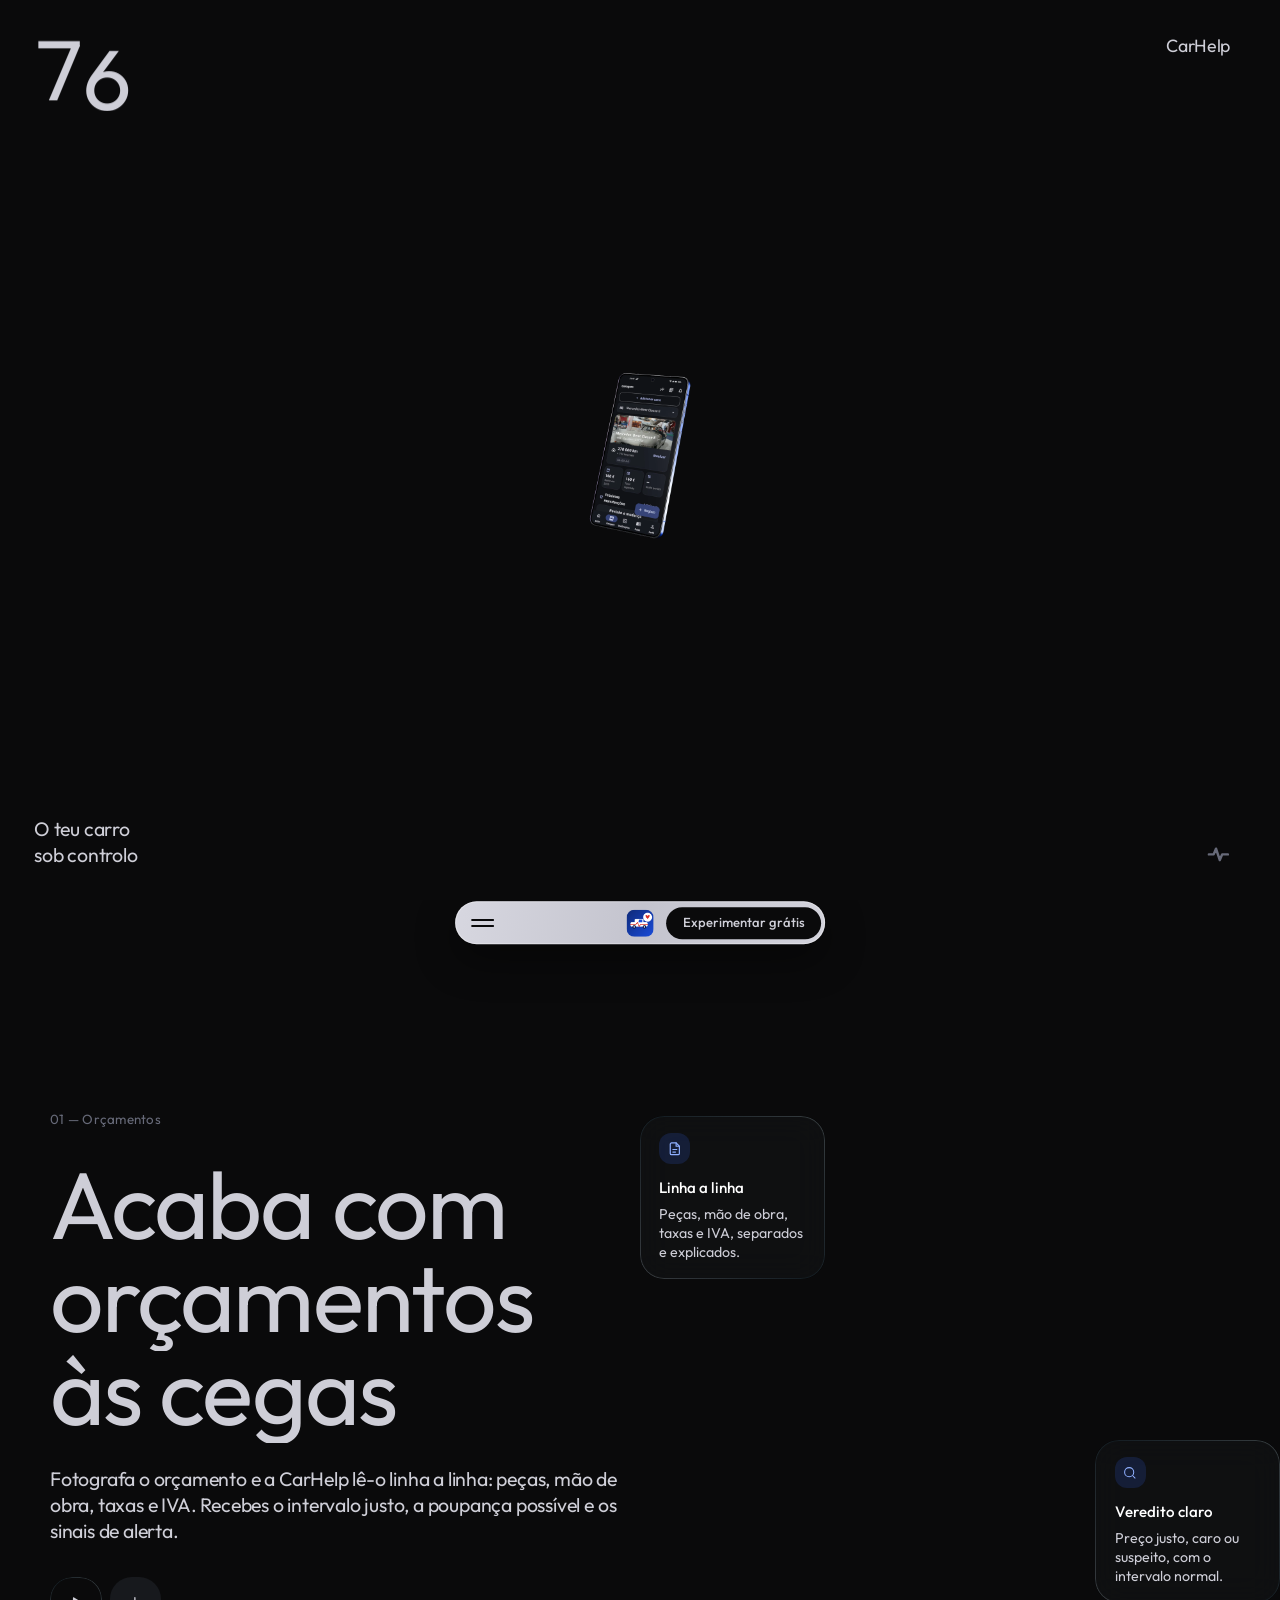
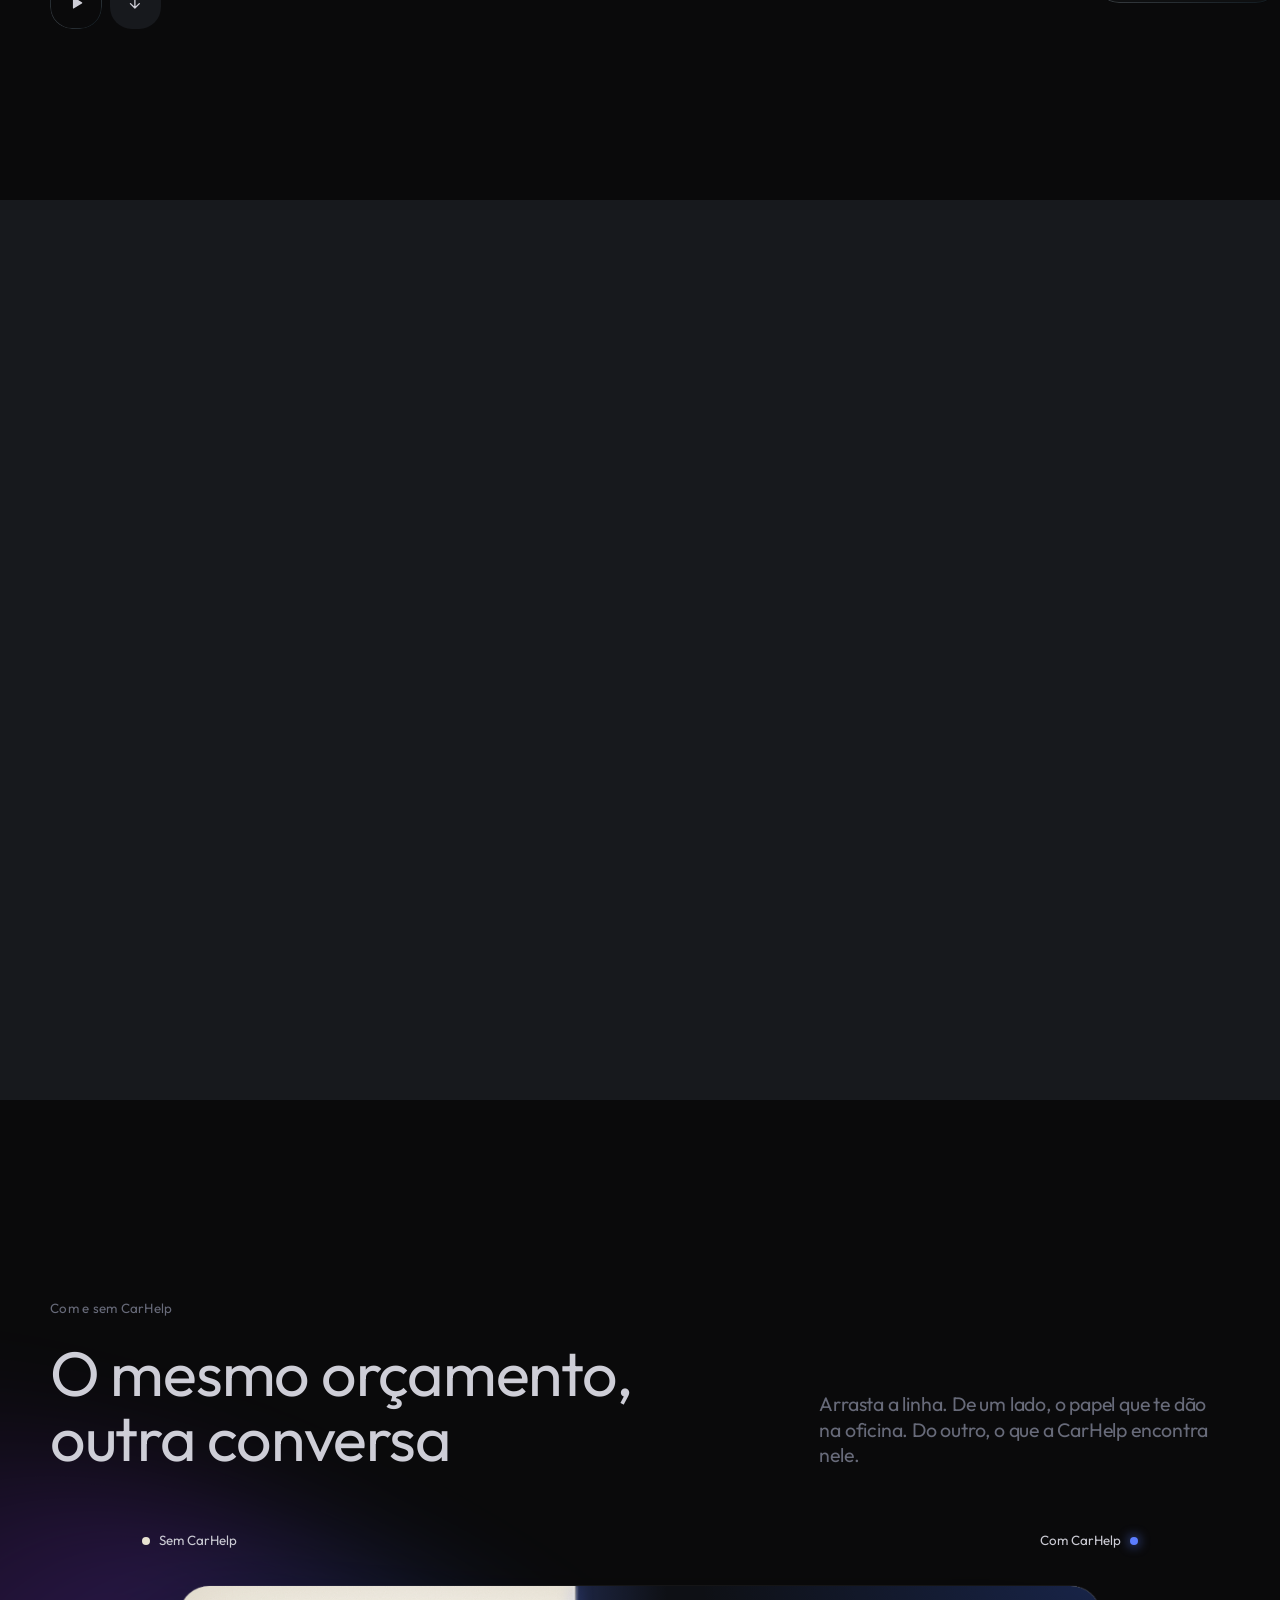
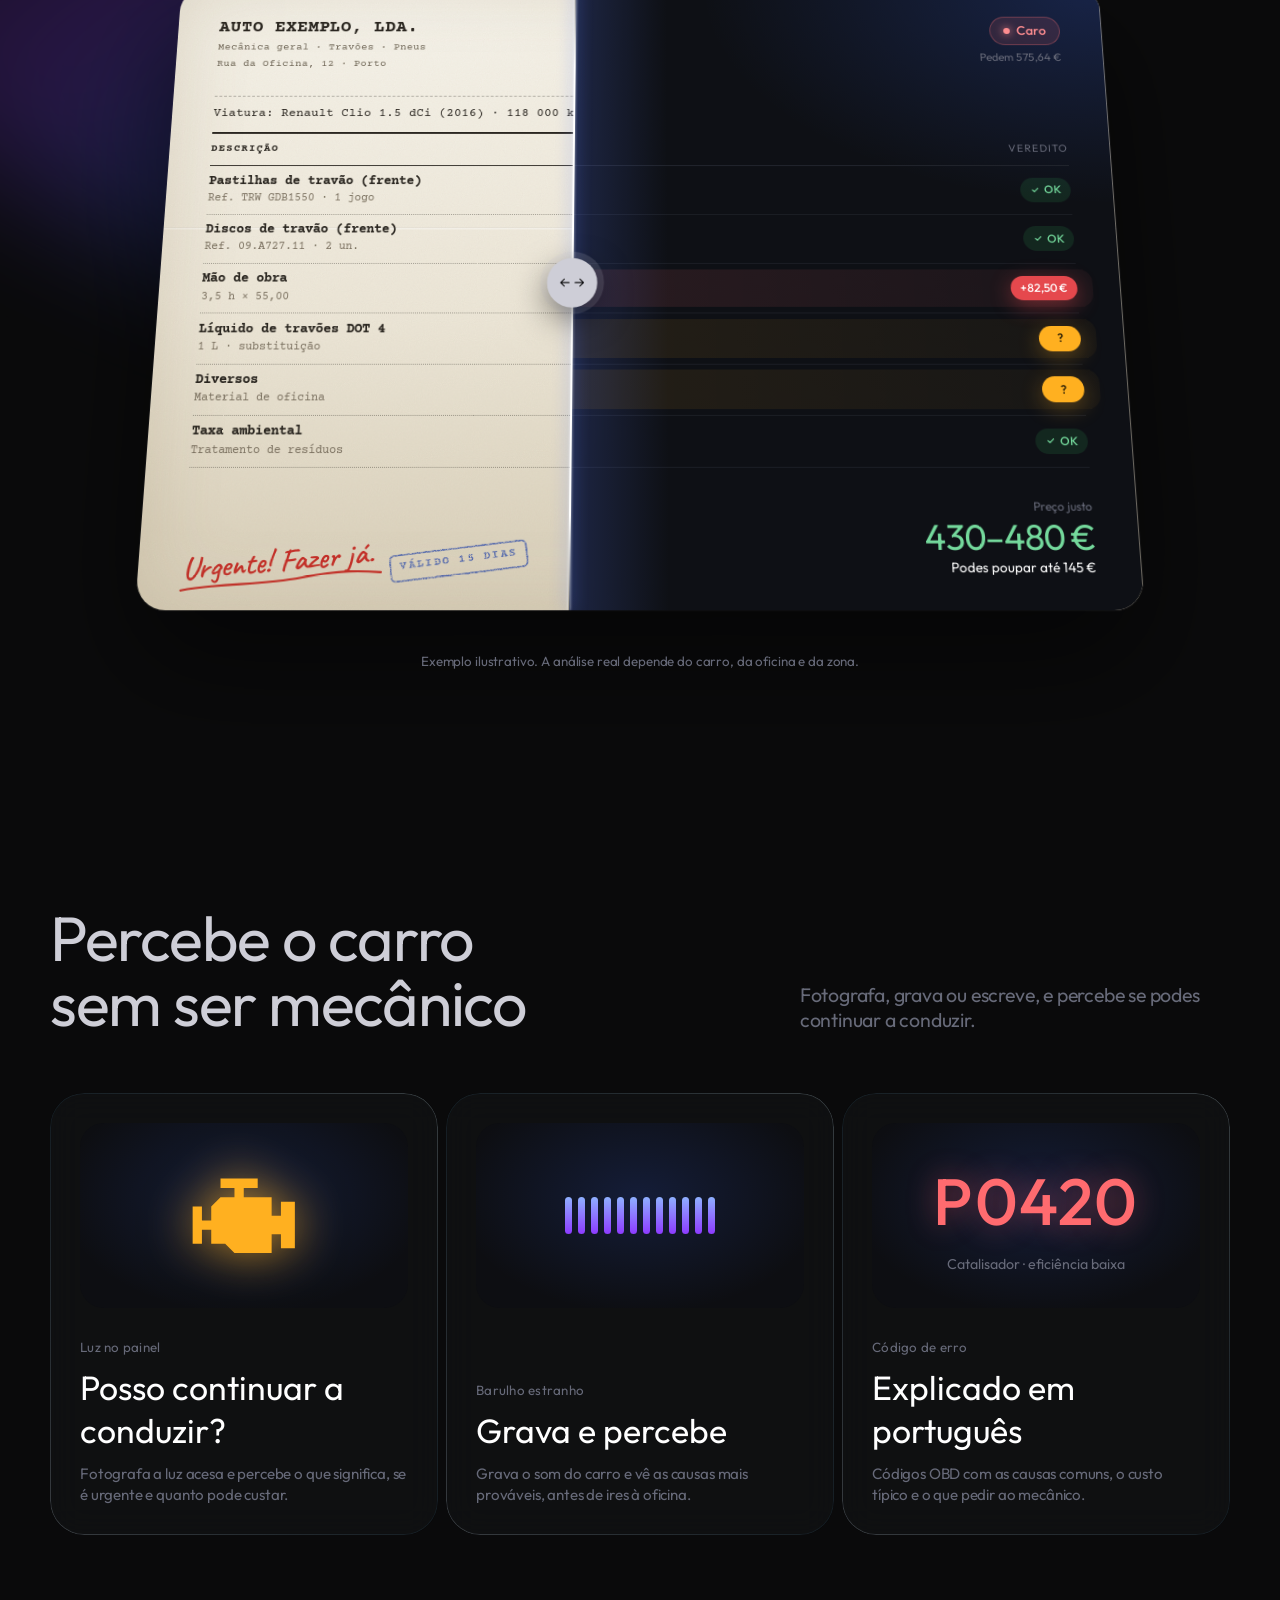
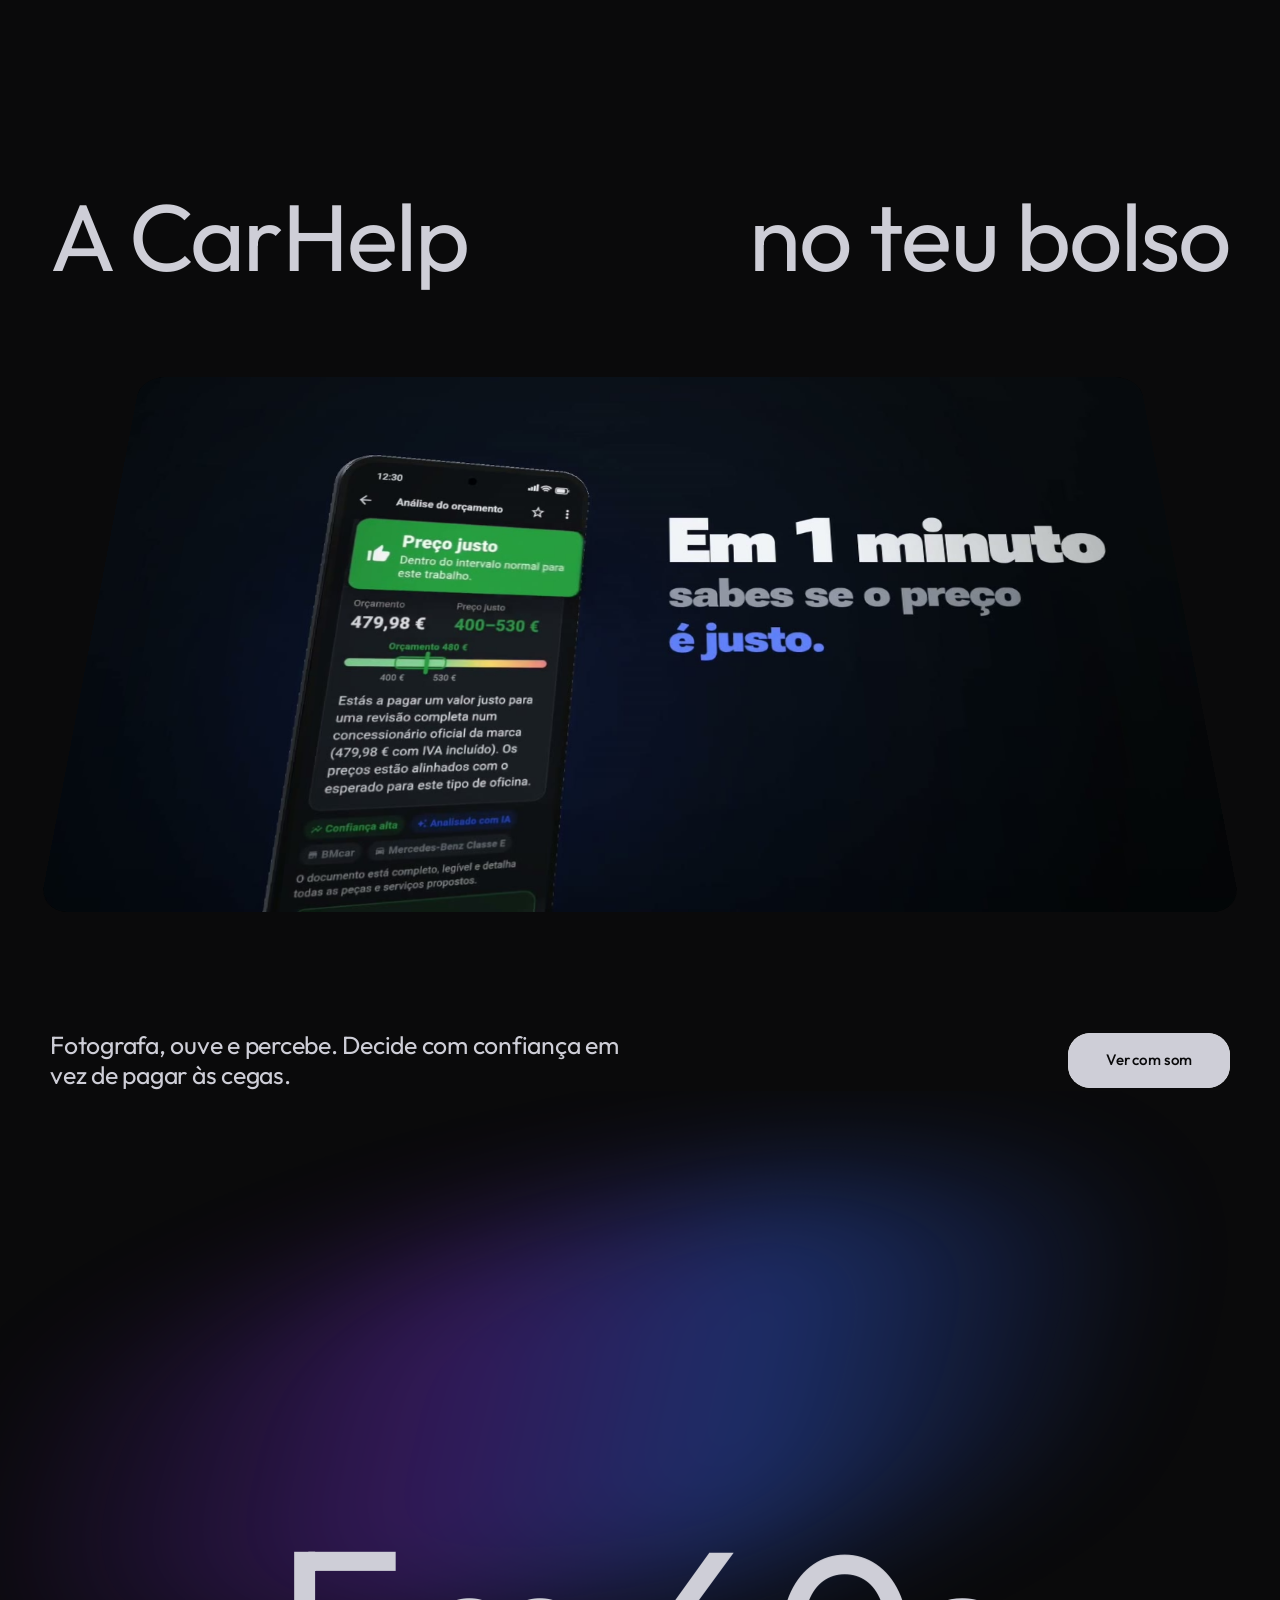
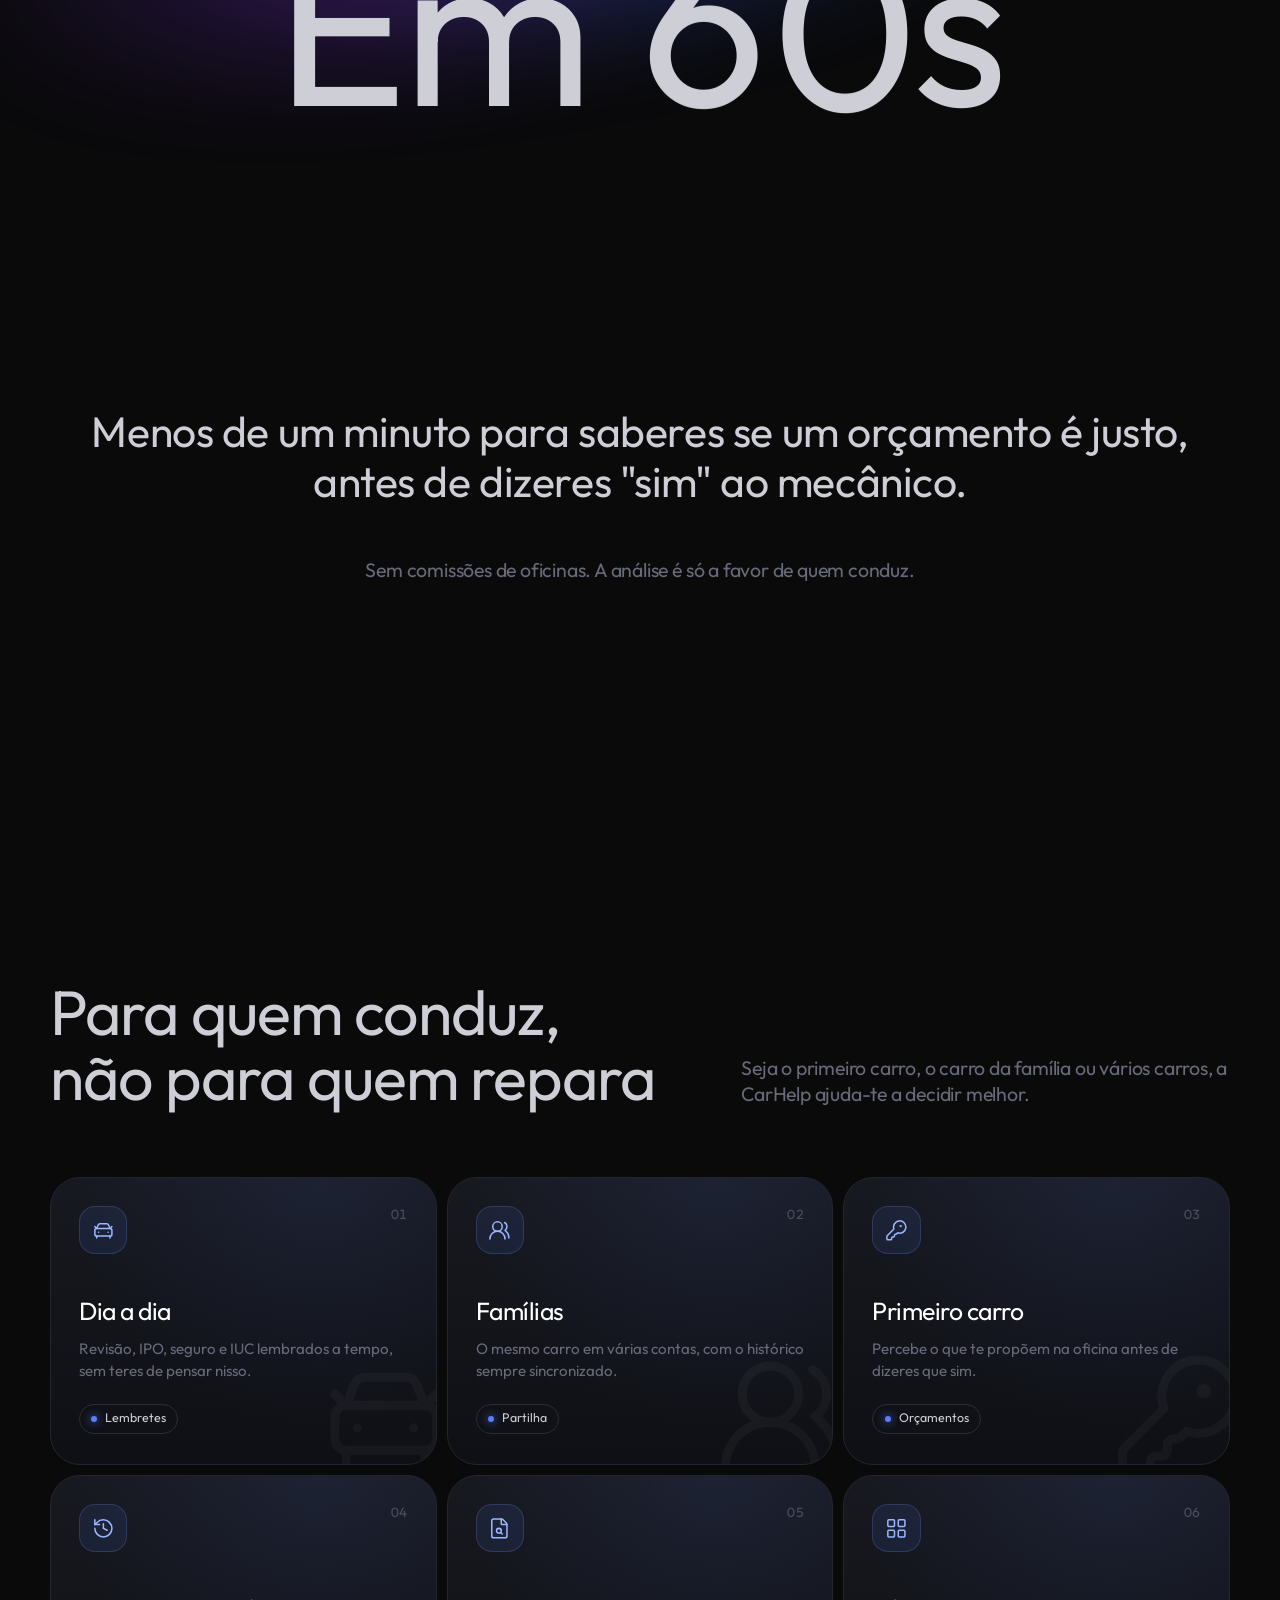
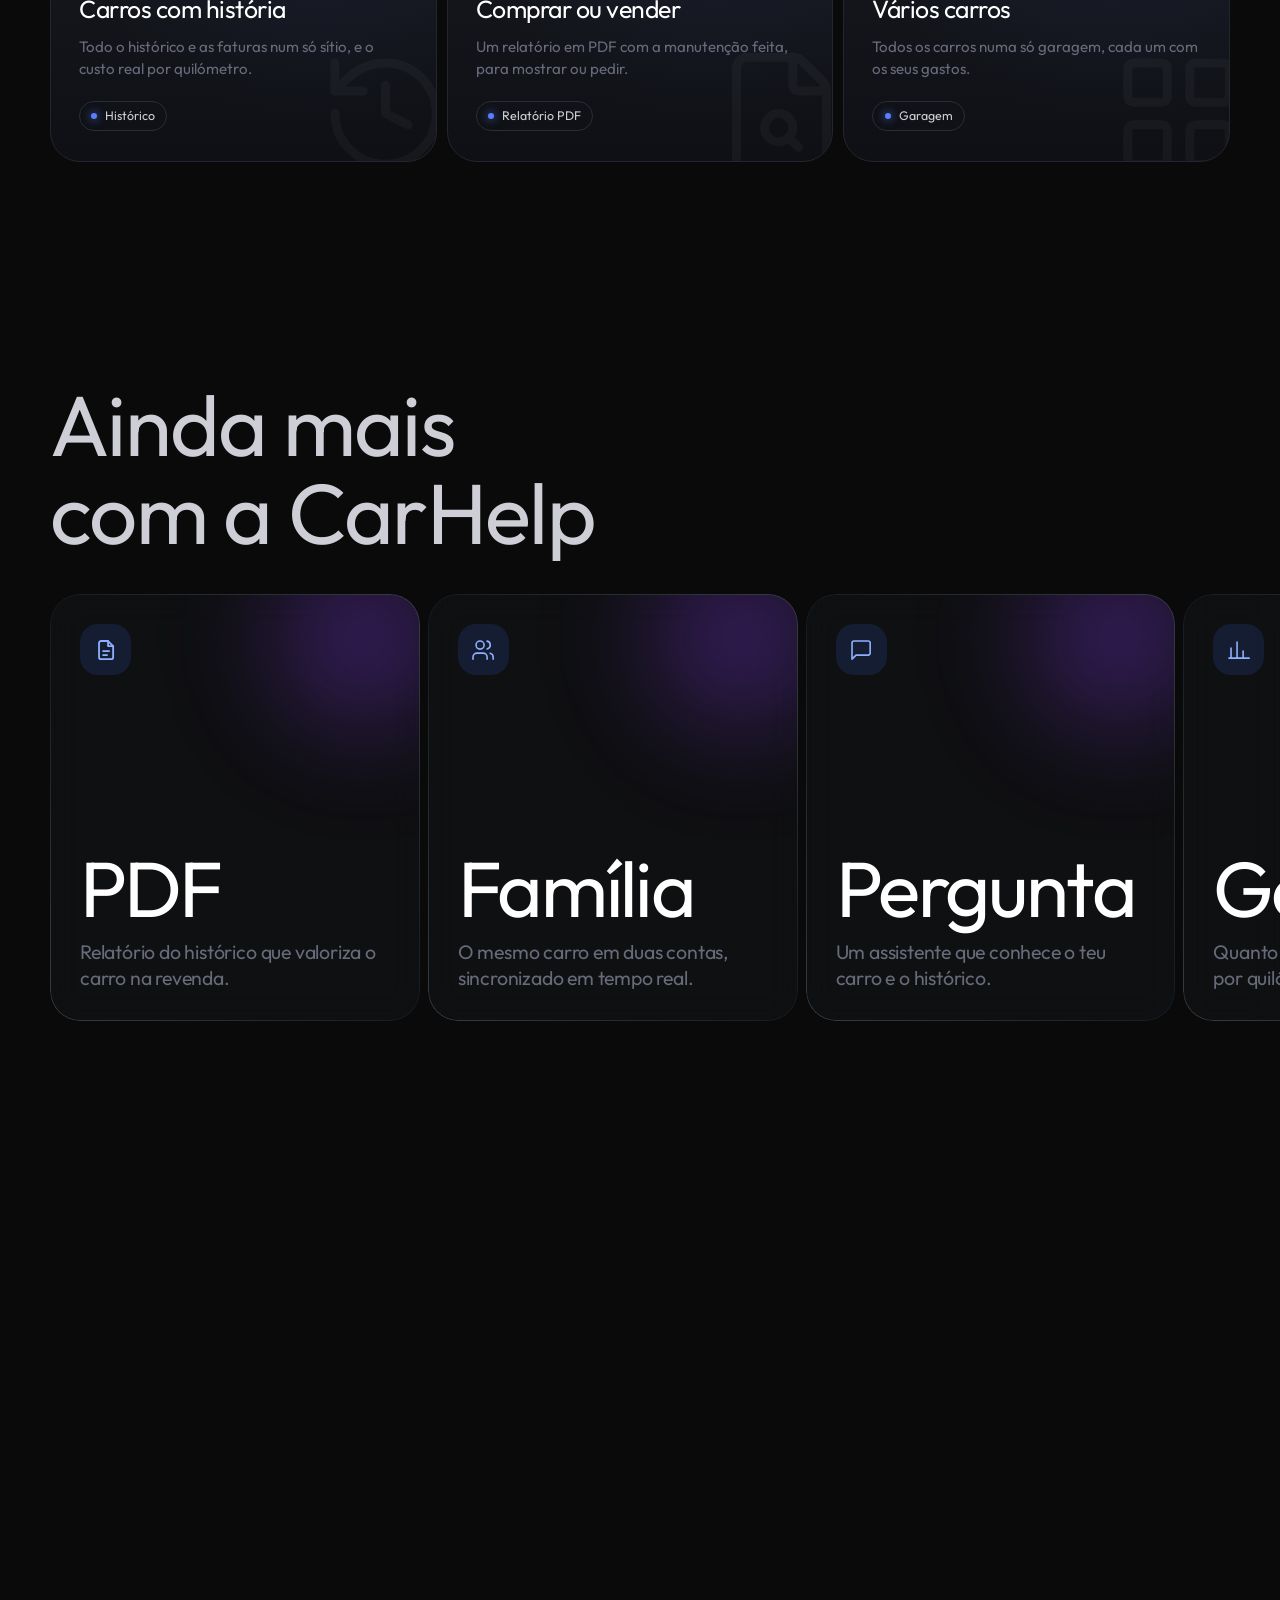
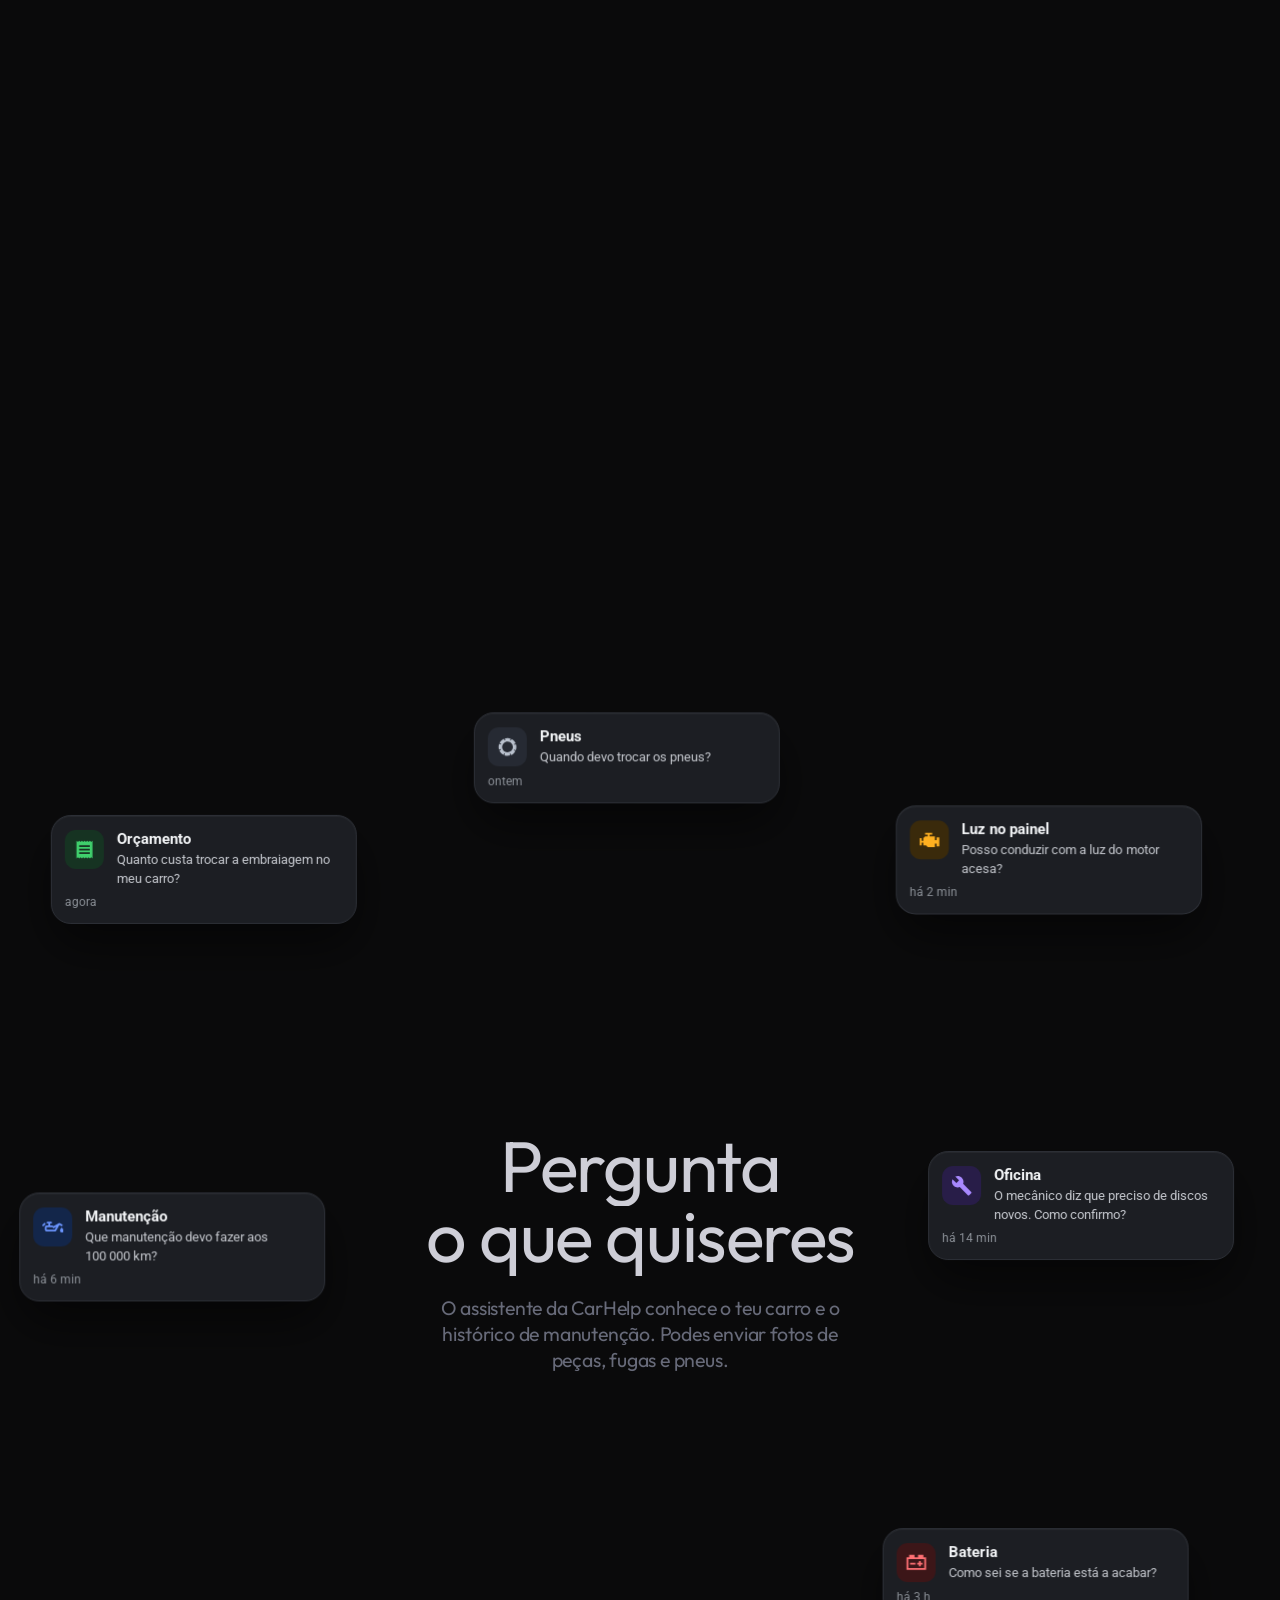
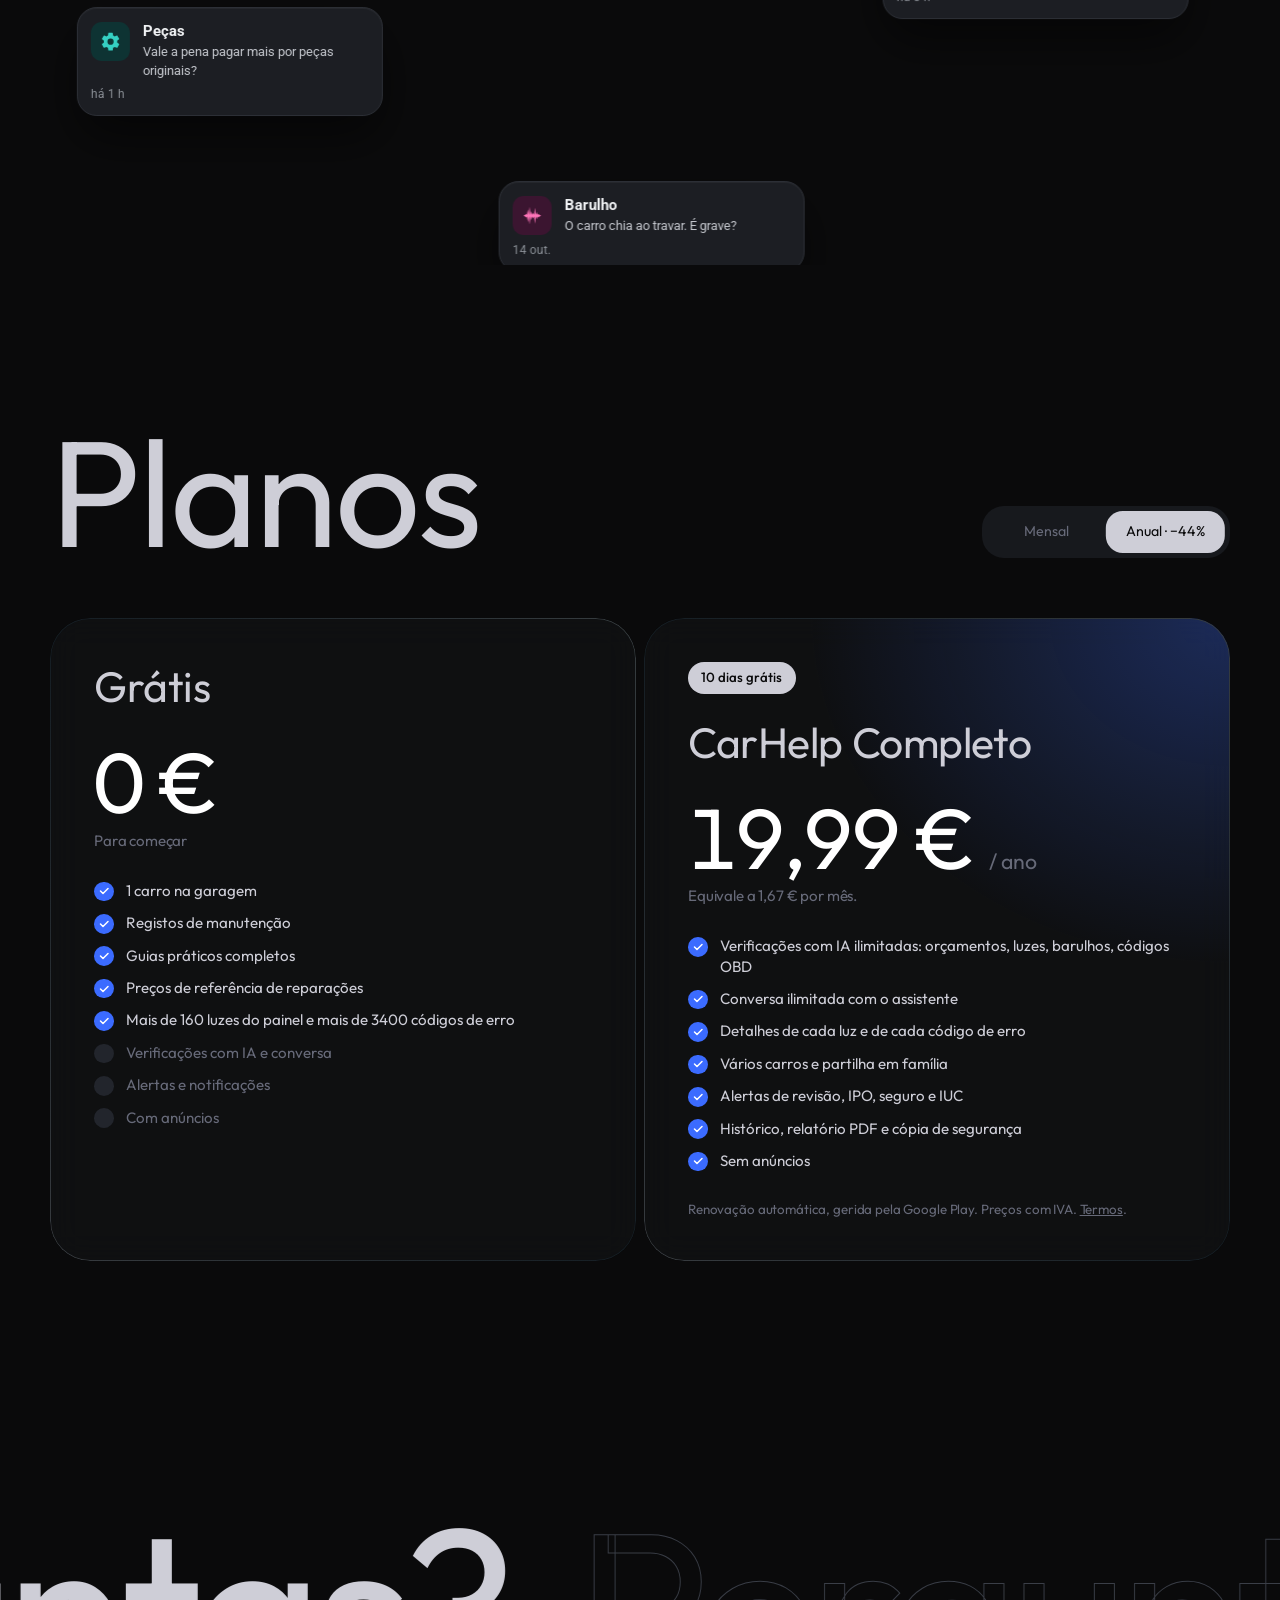
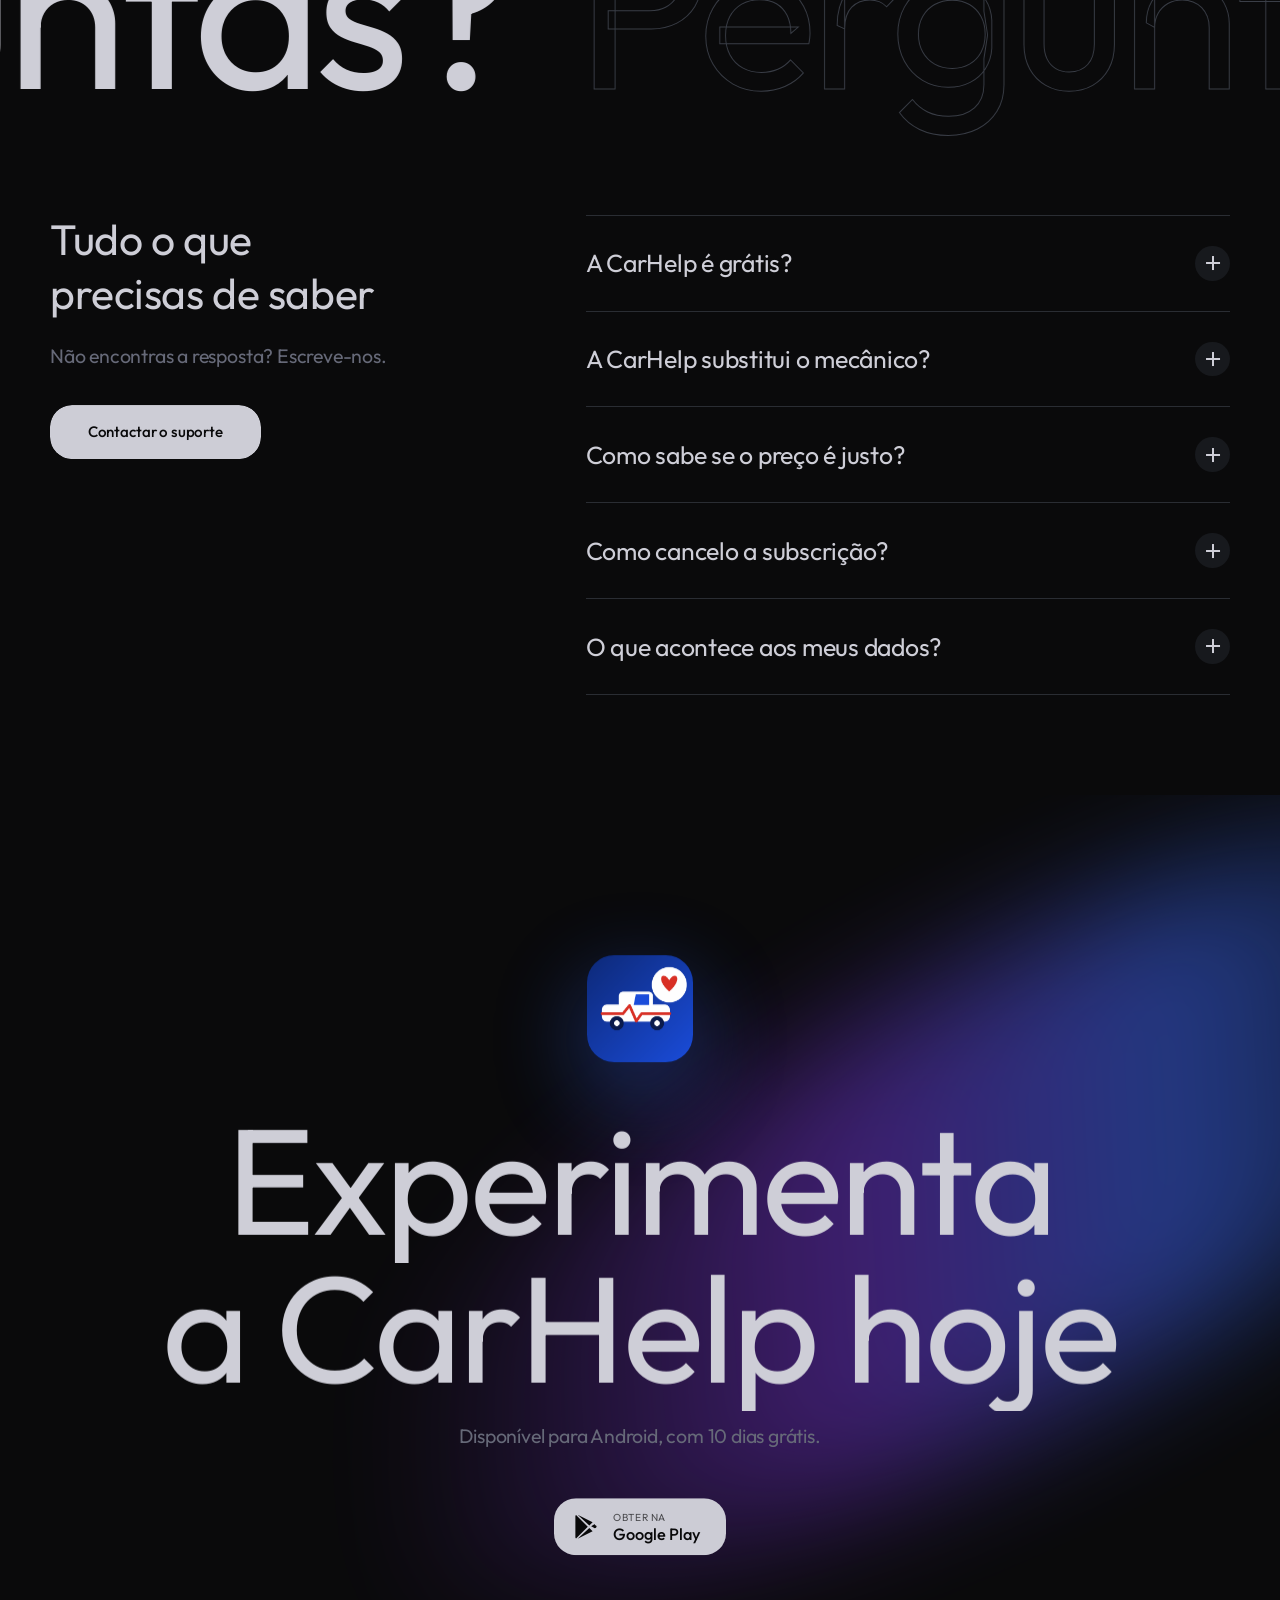
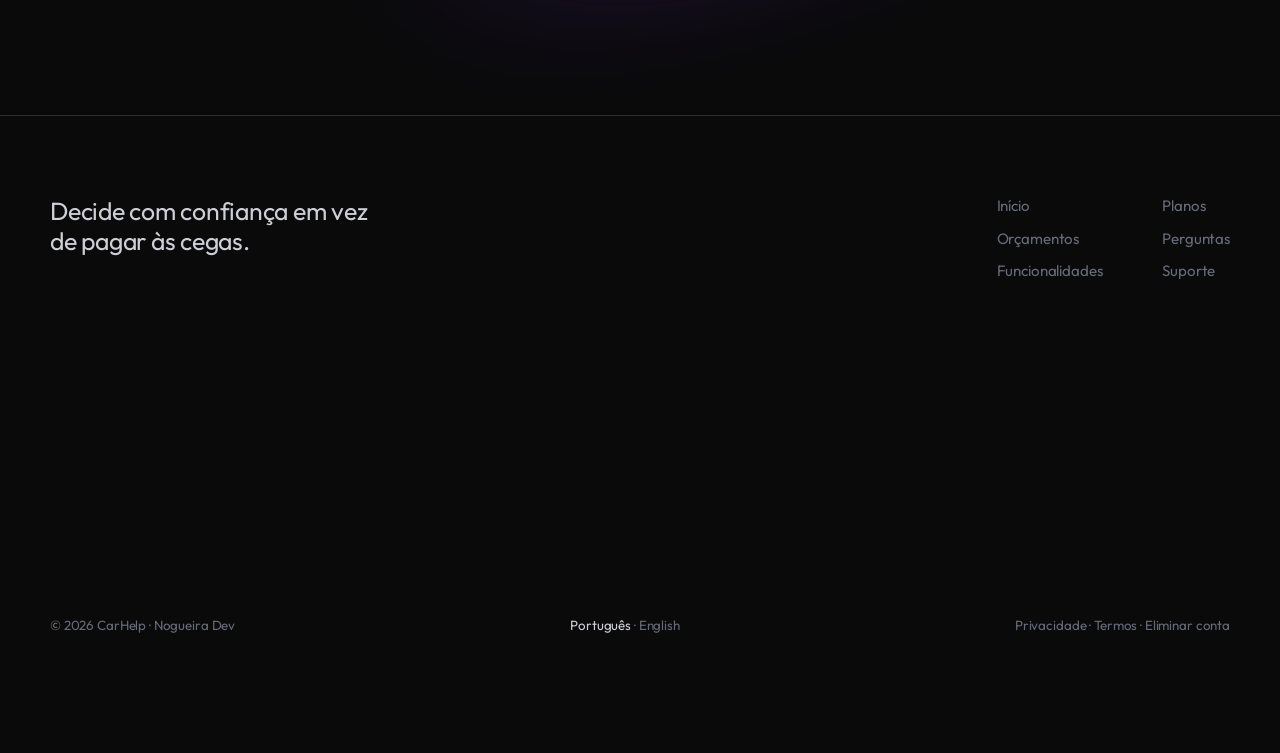
<file: index.html>
<!doctype html>
<html lang="pt-PT" class="no-js">
<head>
  <meta charset="utf-8">
  <meta name="viewport" content="width=device-width, initial-scale=1">
  <title>CarHelp — Este orçamento é justo?</title>
  <meta name="description" content="Fotografa o orçamento da oficina e descobre em 1 minuto se o preço é justo. Percebe luzes do painel, barulhos e códigos de erro, e mantém o carro em dia.">
  <meta name="theme-color" content="#0a0a0b">
  <link rel="canonical" href="https://carhelp.pt/">
  <link rel="alternate" hreflang="pt-PT" href="https://carhelp.pt/">
  <link rel="alternate" hreflang="en" href="https://carhelp.pt/en/">
  <link rel="alternate" hreflang="x-default" href="https://carhelp.pt/">
  <script src="lang.js"></script>
  <link rel="icon" href="favicon.ico" sizes="48x48">
  <link rel="icon" type="image/png" href="favicon-48x48.png" sizes="48x48">
  <link rel="icon" type="image/png" href="icon-192.png" sizes="192x192">
  <link rel="apple-touch-icon" href="apple-touch-icon.png">
  <meta property="og:type" content="website">
  <meta property="og:locale" content="pt_PT">
  <meta property="og:locale:alternate" content="en_GB">
  <meta property="og:title" content="CarHelp — Este orçamento é justo?">
  <meta property="og:description" content="Descobre em 1 minuto se o orçamento da oficina é justo. Decide com confiança em vez de pagar às cegas.">
  <meta property="og:image" content="https://carhelp.pt/media/poster-desktop.jpg">
  <meta property="og:url" content="https://carhelp.pt/">
  <meta property="og:site_name" content="CarHelp">
  <meta name="twitter:card" content="summary_large_image">
  <link rel="preconnect" href="https://fonts.googleapis.com">
  <link rel="preconnect" href="https://fonts.gstatic.com" crossorigin>
  <link href="https://fonts.googleapis.com/css2?family=Caveat:wght@600&family=Courier+Prime:wght@400;700&family=Outfit:wght@300;400;500&family=Roboto:wght@400;500;700&display=swap" rel="stylesheet">
  <script type="application/ld+json">
  {"@context":"https://schema.org","@type":"WebSite","name":"CarHelp","alternateName":["CarHelp app","carhelp.pt"],"url":"https://carhelp.pt/","inLanguage":"pt-PT"}
  </script>
  <script type="application/ld+json">
  {"@context":"https://schema.org","@type":"MobileApplication","name":"CarHelp","operatingSystem":"ANDROID","applicationCategory":"AutomotiveApplication","inLanguage":"pt-PT","description":"Fotografa o orçamento da oficina e descobre em 1 minuto se o preço é justo. Percebe luzes do painel, barulhos e códigos de erro, e mantém o carro em dia.","url":"https://carhelp.pt/","installUrl":"https://play.google.com/store/apps/details?id=com.tomas.car_help","sameAs":["https://play.google.com/store/apps/details?id=com.tomas.car_help"],"image":"https://carhelp.pt/media/app-icon.png","author":{"@type":"Organization","name":"Nogueira Dev"},"offers":{"@type":"Offer","price":"0","priceCurrency":"EUR"}}
  </script>
  <link rel="stylesheet" href="site.css">
  <script>document.documentElement.classList.replace('no-js', 'js');</script>
  <!-- O endereço da Google Play está em site-config.js (serve as duas línguas). -->
  <script src="site-config.js"></script>
</head>
<body>

  <!-- Ícones -->
  <svg width="0" height="0" style="position:absolute" aria-hidden="true">
    <defs>
      <symbol id="i-down" viewBox="0 0 24 24" fill="none" stroke="currentColor" stroke-width="1.8" stroke-linecap="round" stroke-linejoin="round"><path d="M12 5v14M6 13l6 6 6-6"/></symbol>
      <symbol id="i-right" viewBox="0 0 24 24" fill="none" stroke="currentColor" stroke-width="1.8" stroke-linecap="round" stroke-linejoin="round"><path d="M5 12h14M13 6l6 6-6 6"/></symbol>
      <symbol id="i-left" viewBox="0 0 24 24" fill="none" stroke="currentColor" stroke-width="1.8" stroke-linecap="round" stroke-linejoin="round"><path d="M19 12H5M11 6l-6 6 6 6"/></symbol>
      <symbol id="i-play" viewBox="0 0 24 24" fill="currentColor"><path d="M8 5.5v13a1 1 0 0 0 1.5.86l10.6-6.5a1 1 0 0 0 0-1.72L9.5 4.64A1 1 0 0 0 8 5.5Z"/></symbol>
      <symbol id="i-close" viewBox="0 0 24 24" fill="none" stroke="currentColor" stroke-width="1.8" stroke-linecap="round"><path d="M6 6l12 12M18 6 6 18"/></symbol>
      <symbol id="i-menu" viewBox="0 0 24 24" fill="none" stroke="currentColor" stroke-width="1.8" stroke-linecap="round"><path d="M4 9h16M4 15h16"/></symbol>
      <symbol id="i-globe" viewBox="0 0 24 24" fill="none" stroke="currentColor" stroke-width="1.6" stroke-linecap="round" stroke-linejoin="round"><circle cx="12" cy="12" r="9"/><path d="M3 12h18M12 3a14 14 0 0 1 0 18M12 3a14 14 0 0 0 0 18"/></symbol>
      <symbol id="i-pulse"viewBox="0 0 24 24" fill="none" stroke="currentColor" stroke-width="2.6" stroke-linecap="round" stroke-linejoin="round"><path d="M2 12h5l2.5-6 4 12 2.5-6H22"/></symbol>
      <symbol id="i-gplay" viewBox="0 0 24 24" fill="currentColor"><path d="M3.6 1.6a1.3 1.3 0 0 0-.6 1.1v18.6c0 .5.2.9.6 1.1l10.4-10.4L3.6 1.6Zm11.8 9.3 2.9-2.9L5 1.4l10.4 9.5Zm0 2.2L5 22.6l13.3-6.6-2.9-2.9Zm4.9-3.5-3.3 1.9 3.3 1.9 1-.6a1 1 0 0 0 0-1.8l-1-.6Z"/></symbol>
      <symbol id="i-doc" viewBox="0 0 24 24" fill="none" stroke="currentColor" stroke-width="1.8" stroke-linecap="round" stroke-linejoin="round"><path d="M14 3H7a2 2 0 0 0-2 2v14a2 2 0 0 0 2 2h10a2 2 0 0 0 2-2V8z"/><path d="M14 3v5h5M9 13h6M9 17h4"/></symbol>
      <symbol id="i-warn" viewBox="0 0 24 24" fill="none" stroke="currentColor" stroke-width="1.8" stroke-linecap="round" stroke-linejoin="round"><path d="M12 9v4M12 17h.01"/><path d="M10.3 3.9 1.8 18a2 2 0 0 0 1.7 3h17a2 2 0 0 0 1.7-3L13.7 3.9a2 2 0 0 0-3.4 0z"/></symbol>
      <symbol id="i-wave" viewBox="0 0 24 24" fill="none" stroke="currentColor" stroke-width="1.8" stroke-linecap="round"><path d="M12 3v18M8 7v10M4 10v4M16 7v10M20 10v4"/></symbol>
      <symbol id="i-chip" viewBox="0 0 24 24" fill="none" stroke="currentColor" stroke-width="1.8" stroke-linecap="round" stroke-linejoin="round"><rect x="5" y="5" width="14" height="14" rx="2"/><path d="M9 9h6v6H9zM9 2v3M15 2v3M9 19v3M15 19v3M19 9h3M19 15h3M2 9h3M2 15h3"/></symbol>
      <symbol id="i-bell" viewBox="0 0 24 24" fill="none" stroke="currentColor" stroke-width="1.8" stroke-linecap="round" stroke-linejoin="round"><path d="M6 8a6 6 0 1 1 12 0c0 7 3 9 3 9H3s3-2 3-9"/><path d="M10.3 21a1.9 1.9 0 0 0 3.4 0"/></symbol>
      <symbol id="i-car" viewBox="0 0 24 24" fill="none" stroke="currentColor" stroke-width="1.6" stroke-linecap="round" stroke-linejoin="round"><path d="M3 13l2-6a2 2 0 0 1 1.9-1.4h10.2A2 2 0 0 1 19 7l2 6"/><path d="M3 13h18v4H3z"/><circle cx="7" cy="17.5" r="1.8"/><circle cx="17" cy="17.5" r="1.8"/></symbol>
      <symbol id="i-users" viewBox="0 0 24 24" fill="none" stroke="currentColor" stroke-width="1.6" stroke-linecap="round" stroke-linejoin="round"><path d="M16 21v-2a4 4 0 0 0-4-4H6a4 4 0 0 0-4 4v2"/><circle cx="9" cy="7" r="4"/><path d="M22 21v-2a4 4 0 0 0-3-3.9M16 3.1a4 4 0 0 1 0 7.8"/></symbol>
      <symbol id="i-key" viewBox="0 0 24 24" fill="none" stroke="currentColor" stroke-width="1.6" stroke-linecap="round" stroke-linejoin="round"><circle cx="7.5" cy="15.5" r="4.5"/><path d="M10.7 12.3 21 2M17 6l3 3M14 9l2 2"/></symbol>
      <symbol id="i-clock" viewBox="0 0 24 24" fill="none" stroke="currentColor" stroke-width="1.6" stroke-linecap="round"><circle cx="12" cy="12" r="9"/><path d="M12 7v5l3 2"/></symbol>
      <symbol id="i-search" viewBox="0 0 24 24" fill="none" stroke="currentColor" stroke-width="1.6" stroke-linecap="round"><circle cx="11" cy="11" r="7"/><path d="m20 20-3.5-3.5"/></symbol>
      <symbol id="i-truck" viewBox="0 0 24 24" fill="none" stroke="currentColor" stroke-width="1.6" stroke-linecap="round" stroke-linejoin="round"><path d="M2 6h11v10H2zM13 10h4l4 4v2h-8z"/><circle cx="6" cy="17.5" r="1.8"/><circle cx="17" cy="17.5" r="1.8"/></symbol>
      <symbol id="i-chat" viewBox="0 0 24 24" fill="none" stroke="currentColor" stroke-width="1.6" stroke-linecap="round" stroke-linejoin="round"><path d="M21 15a2 2 0 0 1-2 2H7l-4 4V5a2 2 0 0 1 2-2h14a2 2 0 0 1 2 2z"/></symbol>
      <symbol id="i-chart" viewBox="0 0 24 24" fill="none" stroke="currentColor" stroke-width="1.6" stroke-linecap="round"><path d="M4 20V10M10 20V4M16 20v-7M22 20H2"/></symbol>
      <symbol id="i-cloud" viewBox="0 0 24 24" fill="none" stroke="currentColor" stroke-width="1.6" stroke-linecap="round" stroke-linejoin="round"><path d="M17.5 19a4.5 4.5 0 0 0 .5-9h-1.3A7 7 0 1 0 4 15.3M12 12v9M8.5 15.5 12 12l3.5 3.5"/></symbol>
      <symbol id="n-receipt" viewBox="0 0 24 24"><path fill="currentColor" d="m3 22l1.5-1.5L6 22l1.5-1.5L9 22l1.5-1.5L12 22l1.5-1.5L15 22l1.5-1.5L18 22l1.5-1.5L21 22V2l-1.5 1.5L18 2l-1.5 1.5L15 2l-1.5 1.5L12 2l-1.5 1.5L9 2L7.5 3.5L6 2L4.5 3.5L3 2m15 7H6V7h12m0 6H6v-2h12m0 6H6v-2h12z"/></symbol>
      <symbol id="n-engine" viewBox="0 0 24 24"><path fill="currentColor" d="M7 4v2h3v2H7l-2 2v3H3v-3H1v8h2v-3h2v3h3l2 2h8v-4h2v3h3V9h-3v3h-2V8h-6V6h3V4z"/></symbol>
      <symbol id="n-oil" viewBox="0 0 24 24"><path fill="currentColor" d="M22 12.5s2 2.17 2 3.5a2 2 0 0 1-2 2a2 2 0 0 1-2-2c0-1.33 2-3.5 2-3.5M6 6h4a1 1 0 0 1 1 1a1 1 0 0 1-1 1H9v2h2c.74 0 1.39.4 1.73 1l6.51-3.76l3.26 1.89c.5.27.64.87.37 1.37c-.28.47-.87.64-1.37.36l-2.1-1.21l-3.65 6.32c-.34.61-1 1.03-1.75 1.03H5a2 2 0 0 1-2-2v-3a2 2 0 0 1 2-2h2V8H6a1 1 0 0 1-1-1a1 1 0 0 1 1-1m-1 6v3h9l2.06-3.57l-3.46 2l-.91-1.43zM.38 9.21L2.09 7.5c.41-.39 1.02-.39 1.41 0s.39 1 0 1.41l-1.71 1.71c-.39.38-1.02.38-1.41 0C0 10.23 0 9.6.38 9.21"/></symbol>
      <symbol id="n-wrench" viewBox="0 0 24 24"><path fill="currentColor" d="m22.7 19l-9.1-9.1c.9-2.3.4-5-1.5-6.9c-2-2-5-2.4-7.4-1.3L9 6L6 9L1.6 4.7C.4 7.1.9 10.1 2.9 12.1c1.9 1.9 4.6 2.4 6.9 1.5l9.1 9.1c.4.4 1 .4 1.4 0l2.3-2.3c.5-.4.5-1.1.1-1.4"/></symbol>
      <symbol id="n-cog" viewBox="0 0 24 24"><path fill="currentColor" d="M12 15.5A3.5 3.5 0 0 1 8.5 12A3.5 3.5 0 0 1 12 8.5a3.5 3.5 0 0 1 3.5 3.5a3.5 3.5 0 0 1-3.5 3.5m7.43-2.53c.04-.32.07-.64.07-.97s-.03-.66-.07-1l2.11-1.63c.19-.15.24-.42.12-.64l-2-3.46c-.12-.22-.39-.31-.61-.22l-2.49 1c-.52-.39-1.06-.73-1.69-.98l-.37-2.65A.506.506 0 0 0 14 2h-4c-.25 0-.46.18-.5.42l-.37 2.65c-.63.25-1.17.59-1.69.98l-2.49-1c-.22-.09-.49 0-.61.22l-2 3.46c-.13.22-.07.49.12.64L4.57 11c-.04.34-.07.67-.07 1s.03.65.07.97l-2.11 1.66c-.19.15-.25.42-.12.64l2 3.46c.12.22.39.3.61.22l2.49-1.01c.52.4 1.06.74 1.69.99l.37 2.65c.04.24.25.42.5.42h4c.25 0 .46-.18.5-.42l.37-2.65c.63-.26 1.17-.59 1.69-.99l2.49 1.01c.22.08.49 0 .61-.22l2-3.46c.12-.22.07-.49-.12-.64z"/></symbol>
      <symbol id="n-battery" viewBox="0 0 24 24"><path fill="currentColor" d="M4 3v3H1v14h22V6h-3V3h-6v3h-4V3zM3 8h18v10H3zm12 2v2h-2v2h2v2h2v-2h2v-2h-2v-2zM5 12v2h6v-2z"/></symbol>
      <symbol id="n-tire" viewBox="0 0 24 24"><path fill="currentColor" d="m19.66 9.64l-.36-.94l1.86-.7c-.92-2.12-2.56-3.82-4.62-4.86l-.8 1.78l-.92-.42l.8-1.8C14.5 2.26 13.28 2 12 2c-1.06 0-2.08.22-3.04.5l.68 1.84l-.94.36L8 2.84c-2.12.92-3.82 2.56-4.86 4.62l1.78.8l-.42.92l-1.8-.8C2.26 9.5 2 10.72 2 12c0 1.06.22 2.08.5 3.04l1.84-.68l.36.94l-1.86.7c.92 2.12 2.56 3.82 4.62 4.86l.8-1.78l.92.42l-.8 1.8c1.12.44 2.34.7 3.62.7c1.06 0 2.08-.22 3.04-.5l-.68-1.84l.94-.36l.7 1.86c2.12-.92 3.82-2.56 4.86-4.62l-1.78-.8l.42-.92l1.8.8c.44-1.12.7-2.34.7-3.62c0-1.06-.22-2.08-.5-3.04zm-5.36 7.9c-3.06 1.26-6.58-.18-7.84-3.24s.18-6.58 3.24-7.84s6.58.18 7.84 3.24a5.986 5.986 0 0 1-3.24 7.84"/></symbol>
      <symbol id="n-wave" viewBox="0 0 24 24"><path fill="currentColor" d="m22 12l-2 1l-1 1l-1-1l-1 3l-1-3l-1 8l-1-8l-1 2l-1-2l-1 4l-1-4l-1 9l-1-9l-1 6l-1-6l-1 1l-1-1l-2-1l2-1l1-1l1 1l1-6l1 6l1-9l1 9l1-4l1 4l1-2l1 2l1-8l1 8l1-3l1 3l1-1l1 1z"/></symbol>
    </defs>
  </svg>

  <!-- Carregamento -->
  <div class="loader" id="loader" aria-hidden="true">
    <div class="ld-count" id="ldCount"><span class="ld-col"></span><span class="ld-col"></span></div>
    <span class="ld-brand">CarHelp</span>
    <div class="ld-img" id="ldImg">
      <img src="media/phone-inicio.webp" alt="">
      <img src="media/phone-analise.webp" alt="">
      <img src="media/phone-garagem.webp" alt="">
    </div>
    <p class="ld-text"><span class="line"><span>O teu carro</span></span><span class="line"><span>sob controlo</span></span></p>
    <span class="ld-mark"><svg><use href="#i-pulse"/></svg></span>
  </div>
  <div class="curtain" id="curtain" aria-hidden="true"></div>

  <!-- Barra de navegação: cápsula em baixo ao centro que encolhe ao descer e se transforma no menu -->
  <div class="nav-dim" id="navDim" aria-hidden="true"></div>
  <nav class="navbar" id="navbar" aria-label="Navegação">
    <button class="nb-menu" id="nbMenu" type="button" aria-label="Abrir menu" aria-expanded="false" aria-controls="navCard"><i></i><i></i></button>
    <a class="nb-logo" href="#topo" data-scroll aria-label="CarHelp, voltar ao início"><img src="media/app-icon.png" alt=""></a>
    <a class="nb-cta" href="#download" data-scroll><span class="l">Experimentar grátis</span><span class="s">Experimentar</span></a>
  </nav>
  <div class="nav-card" id="navCard" role="dialog" aria-modal="true" aria-label="Menu" aria-hidden="true">
    <div class="nc-inner">
      <div class="nc-top">
        <div class="nc-links">
          <a href="#topo" data-scroll data-nav="hero">Início</a>
          <a href="#orcamentos" data-scroll data-nav="orcamentos">Orçamentos</a>
          <a href="#garagem" data-scroll data-nav="garagem">Garagem</a>
          <a href="#planos" data-scroll data-nav="planos">Planos</a>
          <a href="#perguntas" data-scroll data-nav="perguntas">Perguntas</a>
        </div>
        <img class="nc-mark" src="media/app-icon.png" alt="">
      </div>
      <hr>
      <div class="nc-small">
        <div><a href="mailto:support@carhelp.pt">Suporte</a><a href="termos.html" data-page>Termos de utilização</a><a href="privacidade.html" data-page>Privacidade</a></div>
        <div><a href="eliminar-conta.html" data-page>Eliminar conta</a><a href="#ajuda" data-scroll>Funcionalidades</a></div>
      </div>
      <div class="nc-lang"><span>Idioma</span><div class="nc-seg"><span class="on" lang="pt-PT" aria-current="true">PT</span><a href="en/" hreflang="en" lang="en" data-lang="en" data-page aria-label="English">EN</a></div></div>
      <a class="nc-cta" href="#download" data-scroll>Experimentar grátis</a>
    </div>
  </div>
  <button class="nc-close" id="ncClose" type="button" aria-label="Fechar menu"><svg><use href="#i-close"/></svg></button>

  <!-- Telemóvel 3D em WebGL que acompanha o scroll (ecrãs reais da app) -->
  <div class="rig" id="rig" aria-hidden="true"><canvas id="phoneCanvas"></canvas></div>

  <main id="topo">

    <!-- ═══ Hero ═══ -->
    <section class="hero" data-phone="0">
      <div class="aurora a1"></div>
      <div class="top">
        <h1 class="h1 col-h" data-split>
          <span class="line"><span>Este</span></span>
          <span class="line"><span>orçamento</span></span>
          <span class="line"><span>é <span class="star"><svg><use href="#i-pulse"/></svg></span>justo?</span></span>
        </h1>
        <div class="top-r" data-hero-in>
          <a class="logo" href="#topo" data-scroll><img src="media/app-icon.png" alt="">CarHelp</a>
          <a class="lang-chip" href="en/" hreflang="en" lang="en" data-lang="en" data-page aria-label="English version"><svg><use href="#i-globe"/></svg>EN</a>
        </div>
      </div>
      <div class="bottom">
        <div class="col">
          <p class="p1" data-hero-in>Fotografa o orçamento da oficina e, em 1 minuto, sabes se o preço é justo, o que é urgente e o que perguntar ao mecânico.</p>
          <div class="actions" data-hero-in>
            <a class="btn" href="#download" data-scroll><span class="bg"></span>Experimentar grátis</a>
            <a class="ibtn gborder" href="#orcamentos" data-scroll aria-label="Descer"><span class="fill"></span><svg><use href="#i-down"/></svg></a>
            <button class="ibtn ink" type="button" data-video aria-label="Ver o vídeo"><span class="fill"></span><svg><use href="#i-play"/></svg></button>
          </div>
          <p class="p3 grey note" data-hero-in>* 10 dias grátis · cancelas quando quiseres</p>
        </div>
      </div>
      <div class="m-phone" data-mphone><img src="media/phone-inicio.webp" alt="Ecrã inicial da CarHelp num telemóvel" width="800" height="1200" loading="lazy"></div>
    </section>

    <!-- ═══ Orçamentos ═══ -->
    <section class="feature" id="orcamentos" data-phone="1">
      <div class="copy col">
        <span class="eyebrow" data-fade>01 — Orçamentos</span>
        <h2 class="h1 col-h" data-split><span class="line"><span>Acaba com</span></span><span class="line"><span>orçamentos</span></span><span class="line"><span>às cegas</span></span></h2>
        <p class="p1" data-fade>Fotografa o orçamento e a CarHelp lê-o linha a linha: peças, mão de obra, taxas e IVA. Recebes o intervalo justo, a poupança possível e os sinais de alerta.</p>
        <div class="row" data-fade>
          <button class="ibtn gborder" type="button" data-video aria-label="Ver o vídeo"><span class="fill"></span><svg><use href="#i-play"/></svg></button>
          <a class="ibtn ink" href="#garagem" data-scroll aria-label="Continuar"><span class="fill"></span><svg><use href="#i-down"/></svg></a>
        </div>
      </div>
      <div class="m-phone" data-mphone><img src="media/phone-analise.webp" alt="Análise do orçamento na CarHelp: preço justo, entre 400 e 530 euros" width="800" height="1200" loading="lazy"></div>
      <div class="callouts">
        <div class="callout glass c-a" data-pop><i><svg><use href="#i-doc"/></svg></i><b>Linha a linha</b><span>Peças, mão de obra, taxas e IVA, separados e explicados.</span></div>
        <div class="callout glass c-b" data-pop><i><svg><use href="#i-search"/></svg></i><b>Veredito claro</b><span>Preço justo, caro ou suspeito, com o intervalo normal.</span></div>
      </div>
    </section>

    <!-- ═══ Garagem ═══ -->
    <section class="feature" id="garagem" data-phone="2">
      <div class="copy col">
        <span class="eyebrow" data-fade>02 — Garagem</span>
        <h2 class="h1 col-h" data-split><span class="line"><span>Mantém</span></span><span class="line"><span>o carro</span></span><span class="line"><span>em dia</span></span></h2>
        <p class="p1" data-fade>Vários carros, histórico com faturas e gastos do ano. A revisão, a inspeção, o seguro e o IUC avisam-te a tempo, por data ou por quilómetros.</p>
        <div class="tags" data-fade><span class="tag"><i></i>Revisão</span><span class="tag"><i style="background:#3fd27f"></i>IPO</span><span class="tag"><i style="background:#ffb020"></i>Seguro</span><span class="tag"><i style="background:#ff5a5f"></i>IUC</span></div>
      </div>
      <div class="m-phone" data-mphone><img src="media/phone-garagem.webp" alt="Garagem da CarHelp com quilómetros, gastos e próximas manutenções" width="800" height="1200" loading="lazy"></div>
      <div class="callouts">
        <div class="callout glass c-a" data-pop><i><svg><use href="#i-bell"/></svg></i><b>Lembretes a tempo</b><span>Revisão, IPO, seguro e IUC, por data ou quilómetros.</span></div>
        <div class="callout glass c-b" data-pop><i><svg><use href="#i-chart"/></svg></i><b>Gastos do ano</b><span>Quanto gastaste e o custo por quilómetro.</span></div>
      </div>
    </section>

    <!-- ═══ Com e sem CarHelp: o mesmo orçamento em papel e analisado ═══ -->
    <section class="vs-sec" id="comparar" data-phone="-1">
      <div class="aurora a2"></div>
      <div class="vs-head">
        <div>
          <span class="eyebrow" data-fade>Com e sem CarHelp</span>
          <h2 class="h2" data-split><span class="line"><span>O mesmo orçamento,</span></span><span class="line"><span>outra conversa</span></span></h2>
        </div>
        <p class="p1 grey" data-fade>Arrasta a linha. De um lado, o papel que te dão na oficina. Do outro, o que a CarHelp encontra nele.</p>
      </div>
      <div class="vs-bar" data-fade><span class="vs-lab vs-lab-l"><i></i>Sem CarHelp</span><span class="vs-lab vs-lab-r">Com CarHelp<i></i></span></div>
      <div class="vs-wrap">
        <div class="vs-stage" id="vsStage">
          <div class="vs-layer vs-paper">
            <div class="vs-doc">
              <div class="vs-hd">
                <div class="vs-co"><b>AUTO EXEMPLO, LDA.</b><span>Mecânica geral · Travões · Pneus</span><span>Rua da Oficina, 12 · Porto</span></div>
                <div class="vs-no"><b>ORÇAMENTO</b><span>N.º 0347 · 14/10/2026</span></div>
              </div>
              <div class="vs-car">Viatura: Renault Clio 1.5 dCi (2016) · 118&nbsp;000&nbsp;km</div>
              <div class="vs-th"><span>Descrição</span><span>Valor (€)</span></div>
              <div class="vs-r"><div><b>Pastilhas de travão (frente)</b><small>Ref. TRW GDB1550 · 1 jogo</small></div><span class="vs-v">68,00</span></div>
              <div class="vs-r"><div><b>Discos de travão (frente)</b><small>Ref. 09.A727.11 · 2 un.</small></div><span class="vs-v">142,00</span></div>
              <div class="vs-r"><div><b>Mão de obra</b><small>3,5 h × 55,00</small></div><span class="vs-v">192,50</span></div>
              <div class="vs-r"><div><b>Líquido de travões DOT 4</b><small>1 L · substituição</small></div><span class="vs-v">24,00</span></div>
              <div class="vs-r"><div><b>Diversos</b><small>Material de oficina</small></div><span class="vs-v">35,00</span></div>
              <div class="vs-r"><div><b>Taxa ambiental</b><small>Tratamento de resíduos</small></div><span class="vs-v">6,50</span></div>
              <div class="vs-ft">
                <div class="vs-note"><span class="vs-scrawl">Urgente! Fazer já.</span><span class="vs-stamp">Válido 15 dias</span></div>
                <div class="vs-tot"><span>Subtotal <b>468,00</b></span><span>IVA 23% <b>107,64</b></span><span class="vs-total">TOTAL <b>575,64 €</b></span></div>
              </div>
            </div>
          </div>
          <div class="vs-layer vs-app">
            <div class="vs-doc">
              <div class="vs-hd">
                <div class="vs-ah"><img src="media/app-icon.png" alt=""><div><b>Análise do orçamento</b><span>Renault Clio 1.5 dCi · 2016 · lido em 42 s</span></div></div>
                <div class="vs-verdict vs-pop" data-reveal><span class="vs-pill">Caro</span><span>Pedem 575,64 €</span></div>
              </div>
              <div class="vs-car vs-chips"><span>6 linhas analisadas</span><span class="r">1 cobrança a mais</span><span class="a">2 perguntas a fazer</span></div>
              <div class="vs-th"><span>O que te cobram</span><span>Veredito</span></div>
              <div class="vs-r ok" data-reveal><div><b>Pastilhas de travão</b><small>Preço normal: 55–75 €</small></div><span class="vs-c">OK</span></div>
              <div class="vs-r ok" data-reveal><div><b>Discos de travão</b><small>Dentro do normal: 120–150 €</small></div><span class="vs-c">OK</span></div>
              <div class="vs-r bad" data-reveal><div><b>Mão de obra</b><small>O normal são 1,5 a 2 h, não 3,5 h</small></div><span class="vs-c">+82,50 €</span></div>
              <div class="vs-r warn" data-reveal><div><b>Líquido de travões</b><small>Muda-se a cada 2 anos: pergunta quando foi mudado</small></div><span class="vs-c">?</span></div>
              <div class="vs-r warn" data-reveal><div><b>Diversos</b><small>Sem explicação: pede o detalhe</small></div><span class="vs-c">?</span></div>
              <div class="vs-r ok" data-reveal><div><b>Taxa ambiental</b><small>Valor habitual</small></div><span class="vs-c">OK</span></div>
              <div class="vs-ft">
                <div class="vs-note"><span class="vs-calm vs-pop" data-reveal><i></i>Pode esperar alguns dias: dá tempo para pedir outro orçamento</span></div>
                <div class="vs-fair vs-pop" data-reveal><span>Preço justo</span><b>430–480 €</b><small>Podes poupar até 145 €</small></div>
              </div>
            </div>
          </div>
          <div class="vs-handle" id="vsHandle" role="slider" tabindex="0" aria-orientation="horizontal" aria-label="Comparar o orçamento sem e com CarHelp" aria-valuemin="0" aria-valuemax="100" aria-valuenow="50" aria-valuetext="50% com CarHelp">
            <span class="vs-line"></span>
            <span class="vs-knob"><svg><use href="#i-left"/></svg><svg><use href="#i-right"/></svg></span>
          </div>
        </div>
      </div>
      <p class="p3 grey vs-fine" data-fade>Exemplo ilustrativo. A análise real depende do carro, da oficina e da zona.</p>
    </section>

    <!-- ═══ Percebe o carro ═══ -->
    <section class="trio-sec" id="ajuda">
      <div class="head">
        <h2 class="h2" data-split><span class="line"><span>Percebe o carro</span></span><span class="line"><span>sem ser mecânico</span></span></h2>
        <p class="p1 grey" data-fade>Fotografa, grava ou escreve, e percebe se podes continuar a conduzir.</p>
      </div>
      <div class="trio">
        <article class="tcard glass" data-card>
          <div class="tvis vis-light"><svg viewBox="0 0 24 24" aria-hidden="true"><path fill="currentColor" d="M7 4v2h3v2H7l-2 2v3H3v-3H1v8h2v-3h2v3h3l2 2h8v-4h2v3h3V9h-3v3h-2V8h-6V6h3V4z"/></svg></div>
          <div><span class="eyebrow">Luz no painel</span><h3 class="h4">Posso continuar a conduzir?</h3><p class="p2 grey">Fotografa a luz acesa e percebe o que significa, se é urgente e quanto pode custar.</p></div>
        </article>
        <article class="tcard glass" data-card>
          <div class="tvis vis-wave" aria-hidden="true"><i></i><i></i><i></i><i></i><i></i><i></i><i></i><i></i><i></i><i></i><i></i><i></i></div>
          <div><span class="eyebrow">Barulho estranho</span><h3 class="h4">Grava e percebe</h3><p class="p2 grey">Grava o som do carro e vê as causas mais prováveis, antes de ires à oficina.</p></div>
        </article>
        <article class="tcard glass" data-card>
          <div class="tvis vis-code" aria-hidden="true"><b>P0420</b><span>Catalisador · eficiência baixa</span></div>
          <div><span class="eyebrow">Código de erro</span><h3 class="h4">Explicado em português</h3><p class="p2 grey">Códigos OBD com as causas comuns, o custo típico e o que pedir ao mecânico.</p></div>
        </article>
      </div>
    </section>

    <!-- ═══ Vídeo num cartão grande ═══ -->
    <section class="media-sec" data-phone="-1">
      <div class="heads">
        <h2 class="h1 media-h" data-split><span class="line"><span>A CarHelp</span></span></h2>
        <h2 class="h1 media-h ta-r" data-split><span class="line"><span>no teu bolso</span></span></h2>
      </div>
      <div class="media-wrap">
        <div class="media-card" id="mediaCard">
          <video src="media/carhelp-desktop.mp4" muted loop playsinline preload="none" poster="media/poster-desktop.jpg" data-lazyplay></video>
        </div>
        <div class="media-foot">
          <p class="h5">Fotografa, ouve e percebe. Decide com confiança em vez de pagar às cegas.</p>
          <button class="btn" type="button" data-video><span class="bg"></span>Ver com som</button>
        </div>
      </div>
    </section>

    <!-- ═══ Estatística ═══ -->
    <section class="stats" data-phone="-1">
      <div class="aurora a3"></div>
      <h3 class="h0" style="position:relative">Em <span class="odo" data-odo="60"></span>s</h3>
      <p class="h3" data-fade style="position:relative">Menos de um minuto para saberes se um orçamento é justo, <br class="br-d">antes de dizeres "sim" ao mecânico.</p>
      <p class="p1 grey" data-fade style="position:relative">Sem comissões de oficinas. A análise é só a favor de quem conduz.</p>
    </section>

    <!-- ═══ Para quem é ═══ -->
    <section class="who" data-phone="-1">
      <div class="intro">
        <h2 class="h2" data-split><span class="line"><span>Para quem conduz,</span></span><span class="line"><span>não para quem repara</span></span></h2>
        <p class="p1 grey" data-fade>Seja o primeiro carro, o carro da família ou vários carros, a CarHelp ajuda-te a decidir melhor.</p>
      </div>
      <div class="who-grid">
        <article class="who-card" data-card>
          <div class="wc-top"><span class="wc-ic"><svg viewBox="0 0 24 24" fill="none" stroke="currentColor" stroke-width="1.6" stroke-linecap="round" stroke-linejoin="round" aria-hidden="true"><path d="m21 8l-2 2l-1.5-3.7A2 2 0 0 0 15.646 5H8.4a2 2 0 0 0-1.903 1.257L5 10L3 8m4 6h.01M17 14h.01"/><rect width="18" height="8" x="3" y="10" rx="2"/><path d="M5 18v2m14-2v2"/></svg></span><span class="wc-n">01</span></div>
          <div class="wc-body"><h3 class="wc-t">Dia a dia</h3><p class="wc-d">Revisão, IPO, seguro e IUC lembrados a tempo, sem teres de pensar nisso.</p><span class="wc-tag">Lembretes</span></div>
          <span class="wc-ghost" aria-hidden="true"><svg viewBox="0 0 24 24" fill="none" stroke="currentColor" stroke-width="1.6" stroke-linecap="round" stroke-linejoin="round" aria-hidden="true"><path d="m21 8l-2 2l-1.5-3.7A2 2 0 0 0 15.646 5H8.4a2 2 0 0 0-1.903 1.257L5 10L3 8m4 6h.01M17 14h.01"/><rect width="18" height="8" x="3" y="10" rx="2"/><path d="M5 18v2m14-2v2"/></svg></span>
        </article>
        <article class="who-card" data-card>
          <div class="wc-top"><span class="wc-ic"><svg viewBox="0 0 24 24" fill="none" stroke="currentColor" stroke-width="1.6" stroke-linecap="round" stroke-linejoin="round" aria-hidden="true"><path d="M18 21a8 8 0 0 0-16 0"/><circle cx="10" cy="8" r="5"/><path d="M22 20c0-3.37-2-6.5-4-8a5 5 0 0 0-.45-8.3"/></svg></span><span class="wc-n">02</span></div>
          <div class="wc-body"><h3 class="wc-t">Famílias</h3><p class="wc-d">O mesmo carro em várias contas, com o histórico sempre sincronizado.</p><span class="wc-tag">Partilha</span></div>
          <span class="wc-ghost" aria-hidden="true"><svg viewBox="0 0 24 24" fill="none" stroke="currentColor" stroke-width="1.6" stroke-linecap="round" stroke-linejoin="round" aria-hidden="true"><path d="M18 21a8 8 0 0 0-16 0"/><circle cx="10" cy="8" r="5"/><path d="M22 20c0-3.37-2-6.5-4-8a5 5 0 0 0-.45-8.3"/></svg></span>
        </article>
        <article class="who-card" data-card>
          <div class="wc-top"><span class="wc-ic"><svg viewBox="0 0 24 24" fill="none" stroke="currentColor" stroke-width="1.6" stroke-linecap="round" stroke-linejoin="round" aria-hidden="true"><path d="M2.586 17.414A2 2 0 0 0 2 18.828V21a1 1 0 0 0 1 1h3a1 1 0 0 0 1-1v-1a1 1 0 0 1 1-1h1a1 1 0 0 0 1-1v-1a1 1 0 0 1 1-1h.172a2 2 0 0 0 1.414-.586l.814-.814a6.5 6.5 0 1 0-4-4z"/><circle cx="16.5" cy="7.5" r=".5" fill="currentColor"/></svg></span><span class="wc-n">03</span></div>
          <div class="wc-body"><h3 class="wc-t">Primeiro carro</h3><p class="wc-d">Percebe o que te propõem na oficina antes de dizeres que sim.</p><span class="wc-tag">Orçamentos</span></div>
          <span class="wc-ghost" aria-hidden="true"><svg viewBox="0 0 24 24" fill="none" stroke="currentColor" stroke-width="1.6" stroke-linecap="round" stroke-linejoin="round" aria-hidden="true"><path d="M2.586 17.414A2 2 0 0 0 2 18.828V21a1 1 0 0 0 1 1h3a1 1 0 0 0 1-1v-1a1 1 0 0 1 1-1h1a1 1 0 0 0 1-1v-1a1 1 0 0 1 1-1h.172a2 2 0 0 0 1.414-.586l.814-.814a6.5 6.5 0 1 0-4-4z"/><circle cx="16.5" cy="7.5" r=".5" fill="currentColor"/></svg></span>
        </article>
        <article class="who-card" data-card>
          <div class="wc-top"><span class="wc-ic"><svg viewBox="0 0 24 24" fill="none" stroke="currentColor" stroke-width="1.6" stroke-linecap="round" stroke-linejoin="round" aria-hidden="true"><path d="M3 12a9 9 0 1 0 9-9a9.75 9.75 0 0 0-6.74 2.74L3 8"/><path d="M3 3v5h5m4-1v5l4 2"/></svg></span><span class="wc-n">04</span></div>
          <div class="wc-body"><h3 class="wc-t">Carros com história</h3><p class="wc-d">Todo o histórico e as faturas num só sítio, e o custo real por quilómetro.</p><span class="wc-tag">Histórico</span></div>
          <span class="wc-ghost" aria-hidden="true"><svg viewBox="0 0 24 24" fill="none" stroke="currentColor" stroke-width="1.6" stroke-linecap="round" stroke-linejoin="round" aria-hidden="true"><path d="M3 12a9 9 0 1 0 9-9a9.75 9.75 0 0 0-6.74 2.74L3 8"/><path d="M3 3v5h5m4-1v5l4 2"/></svg></span>
        </article>
        <article class="who-card" data-card>
          <div class="wc-top"><span class="wc-ic"><svg viewBox="0 0 24 24" fill="none" stroke="currentColor" stroke-width="1.6" stroke-linecap="round" stroke-linejoin="round" aria-hidden="true"><path d="M6 22a2 2 0 0 1-2-2V4a2 2 0 0 1 2-2h8a2.4 2.4 0 0 1 1.704.706l3.588 3.588A2.4 2.4 0 0 1 20 8v12a2 2 0 0 1-2 2z"/><path d="M14 2v5a1 1 0 0 0 1 1h5"/><circle cx="11.5" cy="14.5" r="2.5"/><path d="M13.3 16.3L15 18"/></svg></span><span class="wc-n">05</span></div>
          <div class="wc-body"><h3 class="wc-t">Comprar ou vender</h3><p class="wc-d">Um relatório em PDF com a manutenção feita, para mostrar ou pedir.</p><span class="wc-tag">Relatório PDF</span></div>
          <span class="wc-ghost" aria-hidden="true"><svg viewBox="0 0 24 24" fill="none" stroke="currentColor" stroke-width="1.6" stroke-linecap="round" stroke-linejoin="round" aria-hidden="true"><path d="M6 22a2 2 0 0 1-2-2V4a2 2 0 0 1 2-2h8a2.4 2.4 0 0 1 1.704.706l3.588 3.588A2.4 2.4 0 0 1 20 8v12a2 2 0 0 1-2 2z"/><path d="M14 2v5a1 1 0 0 0 1 1h5"/><circle cx="11.5" cy="14.5" r="2.5"/><path d="M13.3 16.3L15 18"/></svg></span>
        </article>
        <article class="who-card" data-card>
          <div class="wc-top"><span class="wc-ic"><svg viewBox="0 0 24 24" fill="none" stroke="currentColor" stroke-width="1.6" stroke-linecap="round" stroke-linejoin="round" aria-hidden="true"><rect width="7" height="7" x="3" y="3" rx="1"/><rect width="7" height="7" x="14" y="3" rx="1"/><rect width="7" height="7" x="14" y="14" rx="1"/><rect width="7" height="7" x="3" y="14" rx="1"/></svg></span><span class="wc-n">06</span></div>
          <div class="wc-body"><h3 class="wc-t">Vários carros</h3><p class="wc-d">Todos os carros numa só garagem, cada um com os seus gastos.</p><span class="wc-tag">Garagem</span></div>
          <span class="wc-ghost" aria-hidden="true"><svg viewBox="0 0 24 24" fill="none" stroke="currentColor" stroke-width="1.6" stroke-linecap="round" stroke-linejoin="round" aria-hidden="true"><rect width="7" height="7" x="3" y="3" rx="1"/><rect width="7" height="7" x="14" y="3" rx="1"/><rect width="7" height="7" x="14" y="14" rx="1"/><rect width="7" height="7" x="3" y="14" rx="1"/></svg></span>
        </article>
      </div>
    </section>

    <!-- ═══ Ainda mais ═══ -->
    <section class="more" data-phone="-1">
     <div class="pinbox">
      <div class="head">
        <h2 class="h2" data-split><span class="line"><span>Ainda mais</span></span><span class="line"><span>com a CarHelp</span></span></h2>
        <p class="p1 grey more-hint"><span class="hint-m">Desliza para o lado para ver mais.</span></p>
      </div>
      <div class="track" id="track">
        <div class="mcard glass"><span class="glow"></span><div class="icon"><svg><use href="#i-doc"/></svg></div><div><div class="big">PDF</div><p class="p1 grey" style="margin-top:12px">Relatório do histórico que valoriza o carro na revenda.</p></div></div>
        <div class="mcard glass"><span class="glow"></span><div class="icon"><svg><use href="#i-users"/></svg></div><div><div class="big">Família</div><p class="p1 grey" style="margin-top:12px">O mesmo carro em duas contas, sincronizado em tempo real.</p></div></div>
        <div class="mcard glass"><span class="glow"></span><div class="icon"><svg><use href="#i-chat"/></svg></div><div><div class="big">Pergunta</div><p class="p1 grey" style="margin-top:12px">Um assistente que conhece o teu carro e o histórico.</p></div></div>
        <div class="mcard glass"><span class="glow"></span><div class="icon"><svg><use href="#i-chart"/></svg></div><div><div class="big">Gastos</div><p class="p1 grey" style="margin-top:12px">Quanto gastaste este ano e o custo por quilómetro.</p></div></div>
        <div class="mcard glass"><span class="glow"></span><div class="icon"><svg><use href="#i-search"/></svg></div><div><div class="big">Comparar</div><p class="p1 grey" style="margin-top:12px">Dois orçamentos lado a lado, para escolheres melhor.</p></div></div>
        <div class="mcard glass"><span class="glow"></span><div class="icon"><svg><use href="#i-cloud"/></svg></div><div><div class="big">Cópia</div><p class="p1 grey" style="margin-top:12px">Exporta ou elimina os teus dados quando quiseres.</p></div></div>
      </div>
     </div>
    </section>

    <!-- ═══ Pergunta o que quiseres: as perguntas aparecem como notificações da app ═══ -->
    <section class="ask" id="perguntar" data-phone="-1">
      <div class="ask-copy">
        <h2 class="h1 ask-h" data-split><span class="line"><span>Pergunta</span></span><span class="line"><span>o que quiseres</span></span></h2>
        <p class="p1 grey" data-fade>O assistente da CarHelp conhece o teu carro e o histórico de manutenção. Podes enviar fotos de peças, fugas e pneus.</p>
      </div>
      <div class="nf-field" id="nfField" aria-label="Exemplos de perguntas ao assistente">
        <div class="nf-wrap"><article class="nf" data-tone="green"><span class="nf-ic"><svg><use href="#n-receipt"/></svg></span><div class="nf-tx"><b>Orçamento</b><p>Quanto custa trocar a embraiagem no meu carro?</p></div><time>agora</time></article></div>
        <div class="nf-wrap"><article class="nf" data-tone="amber"><span class="nf-ic"><svg><use href="#n-engine"/></svg></span><div class="nf-tx"><b>Luz no painel</b><p>Posso conduzir com a luz do motor acesa?</p></div><time>há 2 min</time></article></div>
        <div class="nf-wrap"><article class="nf" data-tone="blue"><span class="nf-ic"><svg><use href="#n-oil"/></svg></span><div class="nf-tx"><b>Manutenção</b><p>Que manutenção devo fazer aos 100&nbsp;000&nbsp;km?</p></div><time>há 6 min</time></article></div>
        <div class="nf-wrap"><article class="nf" data-tone="violet"><span class="nf-ic"><svg><use href="#n-wrench"/></svg></span><div class="nf-tx"><b>Oficina</b><p>O mecânico diz que preciso de discos novos. Como confirmo?</p></div><time>há 14 min</time></article></div>
        <div class="nf-wrap"><article class="nf" data-tone="teal"><span class="nf-ic"><svg><use href="#n-cog"/></svg></span><div class="nf-tx"><b>Peças</b><p>Vale a pena pagar mais por peças originais?</p></div><time>há 1 h</time></article></div>
        <div class="nf-wrap"><article class="nf" data-tone="red"><span class="nf-ic"><svg><use href="#n-battery"/></svg></span><div class="nf-tx"><b>Bateria</b><p>Como sei se a bateria está a acabar?</p></div><time>há 3 h</time></article></div>
        <div class="nf-wrap"><article class="nf" data-tone="slate"><span class="nf-ic"><svg><use href="#n-tire"/></svg></span><div class="nf-tx"><b>Pneus</b><p>Quando devo trocar os pneus?</p></div><time>ontem</time></article></div>
        <div class="nf-wrap"><article class="nf" data-tone="pink"><span class="nf-ic"><svg><use href="#n-wave"/></svg></span><div class="nf-tx"><b>Barulho</b><p>O carro chia ao travar. É grave?</p></div><time>14 out.</time></article></div>
      </div>
    </section>

    <!-- ═══ Planos ═══ -->
    <section class="plans-sec" id="planos" data-phone="-1">
      <div class="head">
        <h2 class="h1" data-split><span class="line"><span>Planos</span></span></h2>
        <div class="switch year" id="switch">
          <span class="pill"></span>
          <button type="button" data-mode="month" aria-pressed="false">Mensal</button>
          <button type="button" data-mode="year" class="on" aria-pressed="true">Anual · −44%</button>
        </div>
      </div>
      <div class="plans">
        <div class="plan glass" data-fade>
          <h3 class="h3">Grátis</h3>
          <div class="price">0 €</div>
          <p class="p2 grey">Para começar</p>
          <ul>
            <li>1 carro na garagem</li>
            <li>Registos de manutenção</li>
            <li>Guias práticos completos</li>
            <li>Preços de referência de reparações</li>
            <li>Mais de 160 luzes do painel e mais de 3400 códigos de erro</li>
            <li class="off">Verificações com IA e conversa</li>
            <li class="off">Alertas e notificações</li>
            <li class="off">Com anúncios</li>
          </ul>
        </div>
        <div class="plan pro glass" data-fade>
          <span class="badge">10 dias grátis</span>
          <h3 class="h3" style="margin-top:24px">CarHelp Completo</h3>
          <div class="price"><span id="price">19,99 €</span> <small id="per">/ ano</small></div>
          <p class="p2 grey" id="perNote">Equivale a 1,67 € por mês.</p>
          <ul>
            <li>Verificações com IA ilimitadas: orçamentos, luzes, barulhos, códigos OBD</li>
            <li>Conversa ilimitada com o assistente</li>
            <li>Detalhes de cada luz e de cada código de erro</li>
            <li>Vários carros e partilha em família</li>
            <li>Alertas de revisão, IPO, seguro e IUC</li>
            <li>Histórico, relatório PDF e cópia de segurança</li>
            <li>Sem anúncios</li>
          </ul>
          <p class="p3 grey fine">Renovação automática, gerida pela Google Play. Preços com IVA. <a href="termos.html" data-page style="text-decoration:underline">Termos</a>.</p>
        </div>
      </div>
    </section>

    <!-- ═══ Perguntas ═══ -->
    <section class="faq-sec" id="perguntas" data-phone="-1">
      <div class="marquee" id="marquee" aria-hidden="true"><span>Perguntas?</span><span>Perguntas?</span><span>Perguntas?</span><span>Perguntas?</span></div>
      <div class="faq">
        <div class="side">
          <h3 class="h3" data-split><span class="line"><span>Tudo o que</span></span><span class="line"><span>precisas de saber</span></span></h3>
          <p class="p1 grey" data-fade>Não encontras a resposta? Escreve-nos.</p>
          <a class="btn" href="mailto:support@carhelp.pt" data-fade><span class="bg"></span>Contactar o suporte</a>
        </div>
        <div class="qas">
          <div class="qa"><button type="button" aria-expanded="false">A CarHelp é grátis?<span class="pm"></span></button><div class="ans"><p>Sim, há uma versão gratuita com um carro, registos de manutenção, guias e listas de luzes e códigos. O CarHelp Completo custa 2,99 € por mês ou 19,99 € por ano, com 10 dias grátis para novos subscritores.</p></div></div>
          <div class="qa"><button type="button" aria-expanded="false">A CarHelp substitui o mecânico?<span class="pm"></span></button><div class="ans"><p>Não. Dá-te informação para perceberes o que te estão a propor e fazeres as perguntas certas. O diagnóstico e a reparação continuam a ser de um profissional.</p></div></div>
          <div class="qa"><button type="button" aria-expanded="false">Como sabe se o preço é justo?<span class="pm"></span></button><div class="ans"><p>Compara cada linha do orçamento com preços de referência para o tipo de reparação, de oficina e de mercado, e mostra-te o intervalo normal, a poupança possível e os sinais de alerta.</p></div></div>
          <div class="qa"><button type="button" aria-expanded="false">Como cancelo a subscrição?<span class="pm"></span></button><div class="ans"><p>Na Google Play: Pagamentos e subscrições › Subscrições › CarHelp. Manténs o acesso até ao fim do período já pago.</p></div></div>
          <div class="qa"><button type="button" aria-expanded="false">O que acontece aos meus dados?<span class="pm"></span></button><div class="ans"><p>Ficam na tua conta e podes exportá-los ou eliminá-los quando quiseres. Lê a <a href="privacidade.html" data-page style="text-decoration:underline">política de privacidade</a> e como <a href="eliminar-conta.html" data-page style="text-decoration:underline">eliminar a conta</a>.</p></div></div>
        </div>
      </div>
    </section>

    <!-- ═══ CTA final ═══ -->
    <section class="final" id="download" data-phone="-1">
      <div class="aurora a1" style="top:20%"></div>
      <img class="icon" src="media/app-icon.png" alt="Ícone da CarHelp" data-fade style="position:relative">
      <h2 class="h1" data-split style="position:relative"><span class="line"><span>Experimenta</span></span><span class="line"><span>a CarHelp hoje</span></span></h2>
      <p class="p1 grey" data-fade data-play-note style="position:relative">A app chega em breve à Google Play.</p>
      <div class="stores" data-fade style="position:relative">
        <a class="store soon" data-play-link href="#"><svg><use href="#i-gplay"/></svg><span><small data-play-small>Brevemente</small><strong>Google Play</strong></span></a>
      </div>
    </section>
  </main>

  <footer>
    <div class="cols">
      <div style="max-width:24em">
        <p class="h5">Decide com confiança em vez de pagar às cegas.</p>
      </div>
      <nav class="p2">
        <a href="#topo" data-scroll>Início</a><a href="#planos" data-scroll>Planos</a>
        <a href="#orcamentos" data-scroll>Orçamentos</a><a href="#perguntas" data-scroll>Perguntas</a>
        <a href="#ajuda" data-scroll>Funcionalidades</a><a href="mailto:support@carhelp.pt">Suporte</a>
      </nav>
    </div>
    <div class="word" aria-hidden="true">CarHelp</div>
    <div class="legal p3">
      <span>© 2026 CarHelp · Nogueira Dev</span>
      <span class="ft-lang"><span lang="pt-PT" aria-current="true">Português</span> · <a href="en/" hreflang="en" lang="en" data-lang="en" data-page>English</a></span>
      <span><a href="privacidade.html" data-page>Privacidade</a> · <a href="termos.html" data-page>Termos</a> · <a href="eliminar-conta.html" data-page>Eliminar conta</a></span>
    </div>
  </footer>

  <!-- Vídeo em ecrã inteiro -->
  <div class="lightbox" id="lightbox" role="dialog" aria-modal="true" aria-label="Vídeo da CarHelp">
    <video id="lbVideo" controls playsinline preload="none"></video>
    <button class="ibtn ink" type="button" id="lbClose" aria-label="Fechar vídeo"><span class="fill"></span><svg><use href="#i-close"/></svg></button>
  </div>

  <script src="vendor/gsap.min.js"></script>
  <script src="vendor/ScrollTrigger.min.js"></script>
  <script src="vendor/lenis.min.js"></script>
  <script src="vendor/three.min.js"></script>
  <script src="phone3d.js"></script>
  <script src="main.js"></script>
</body>
</html>
</file>
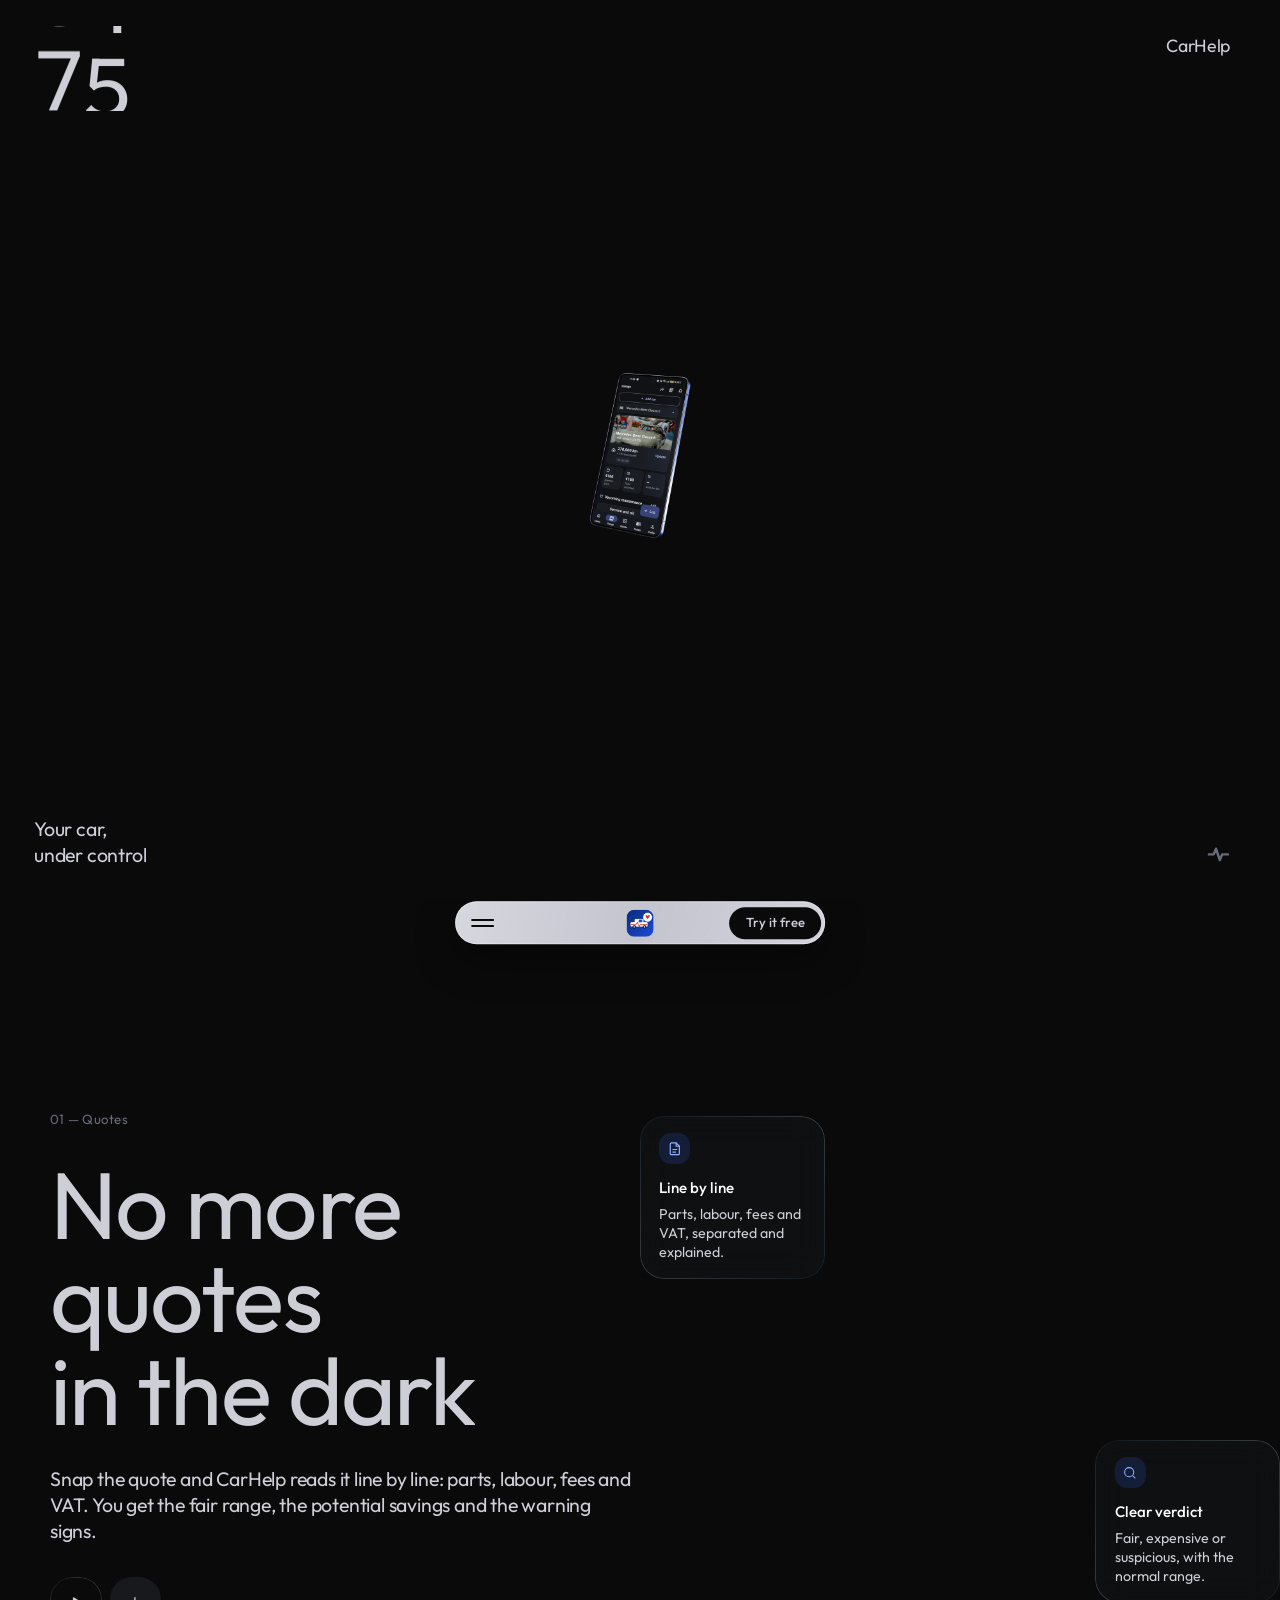
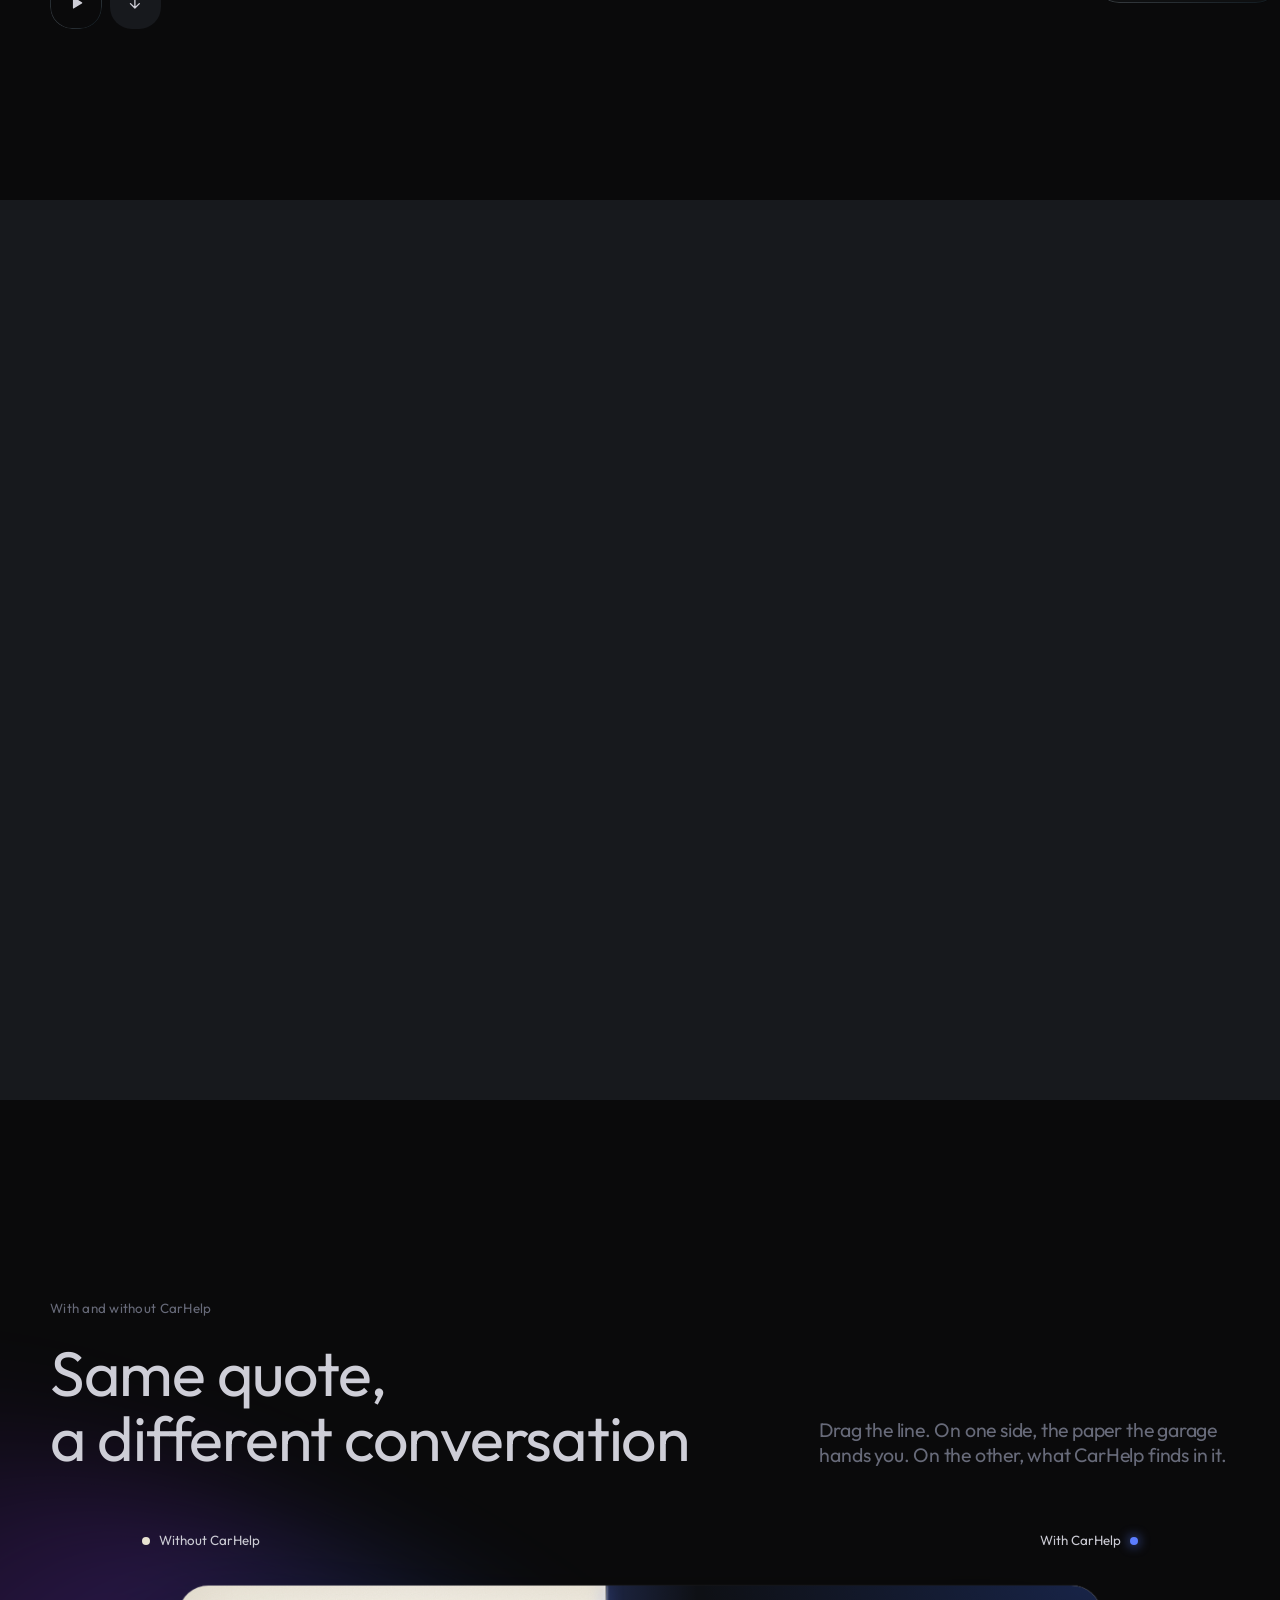
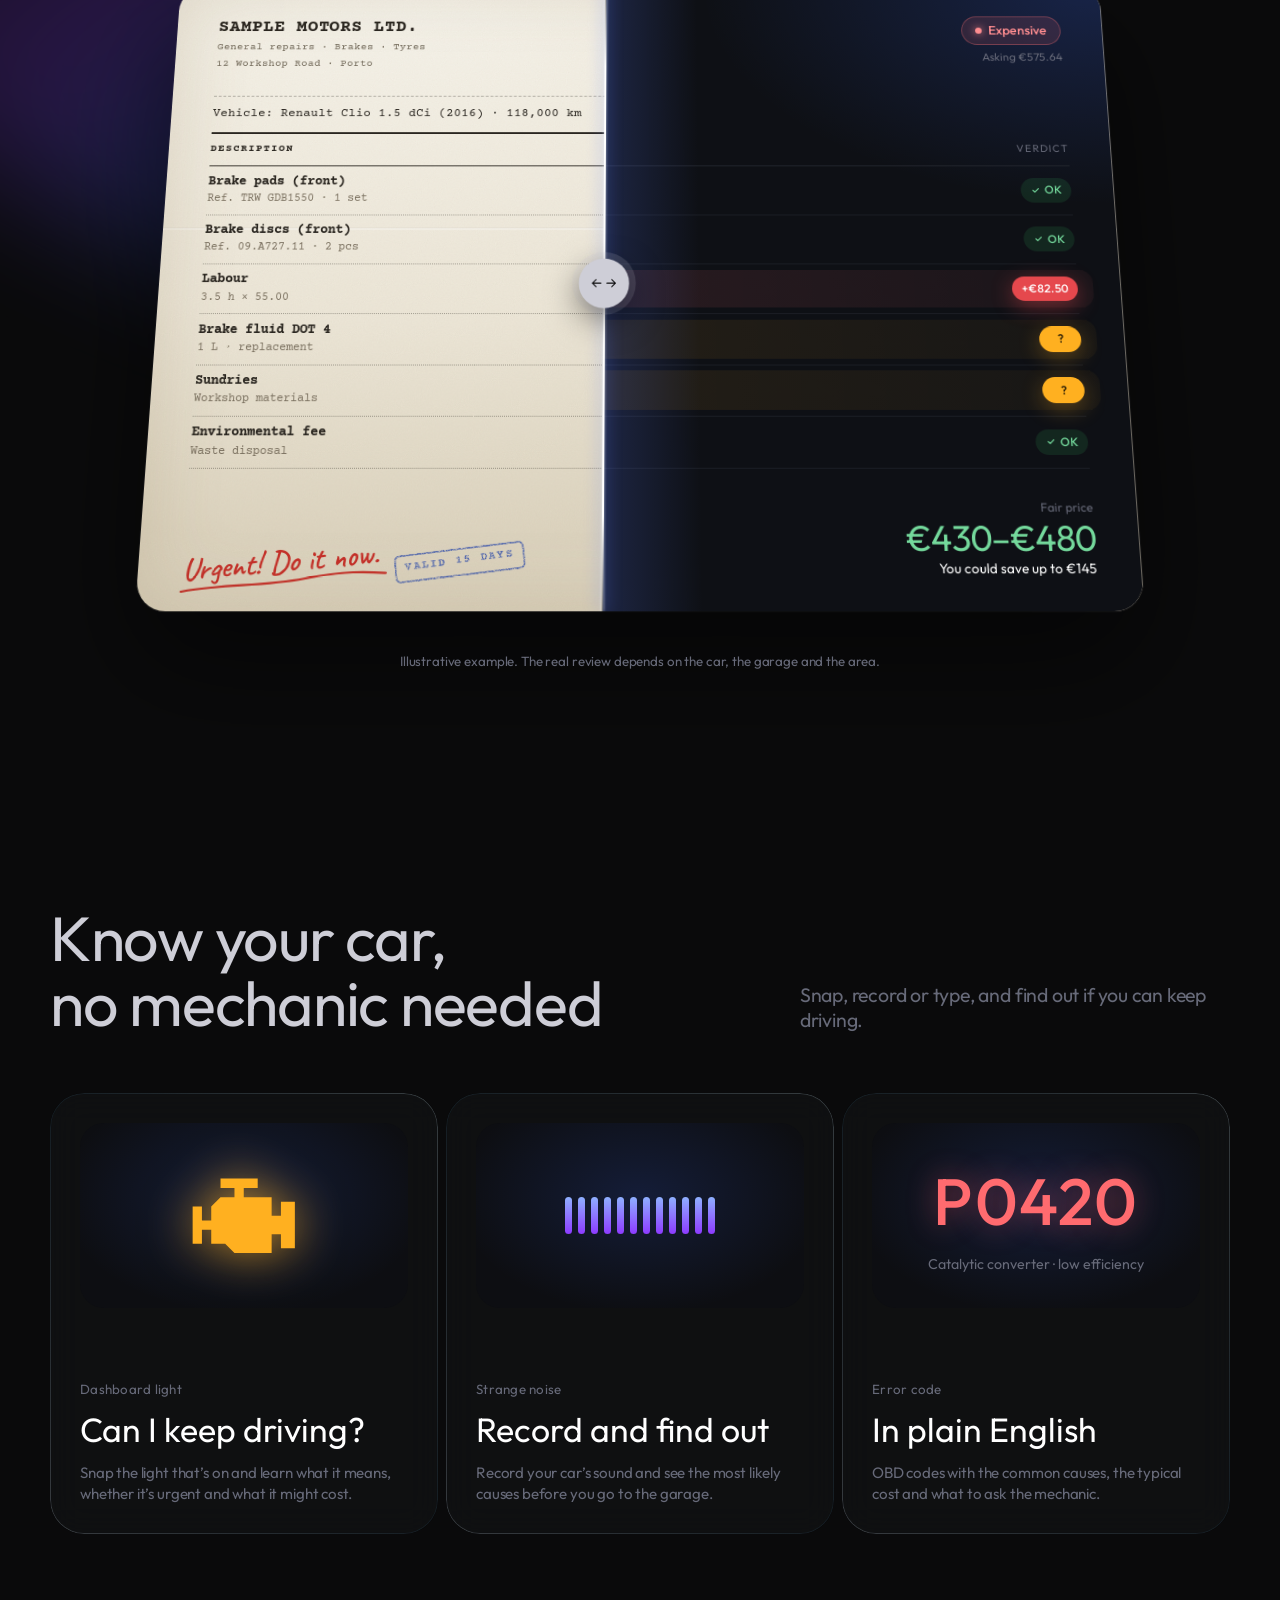
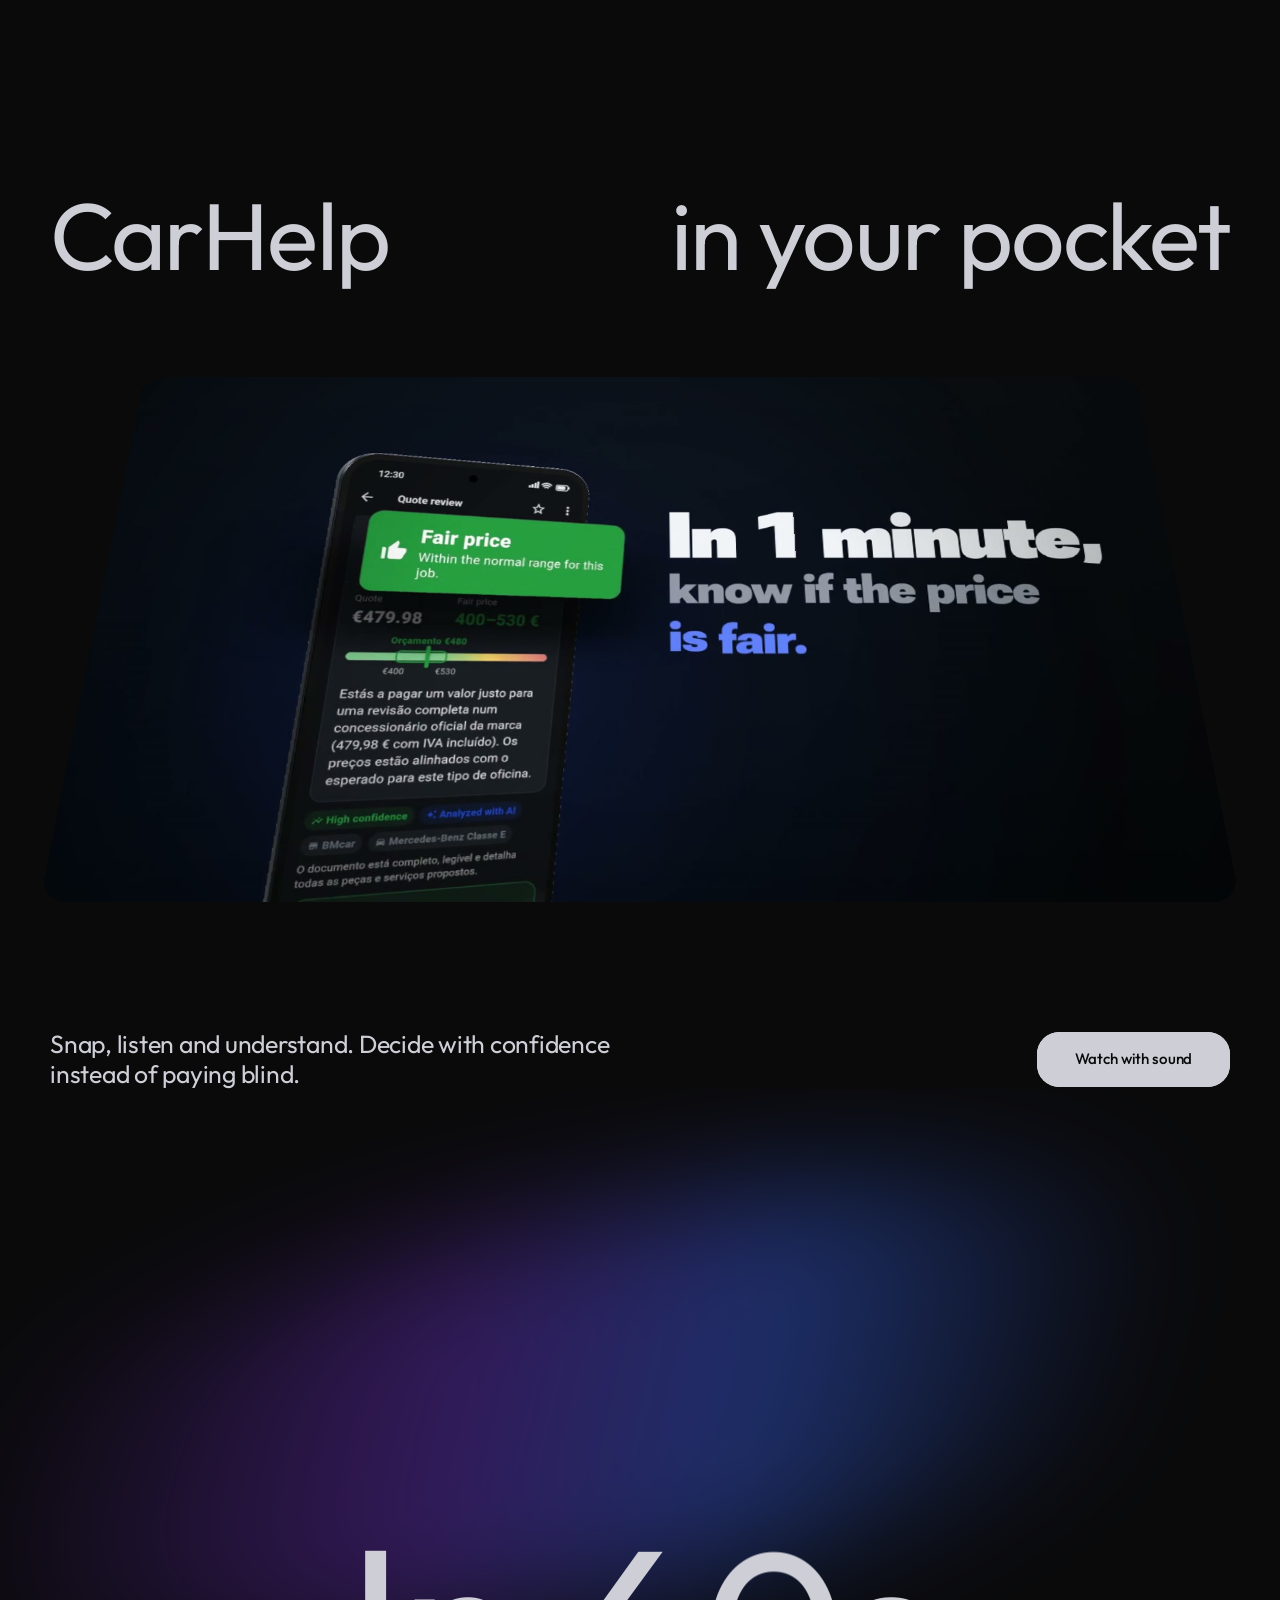
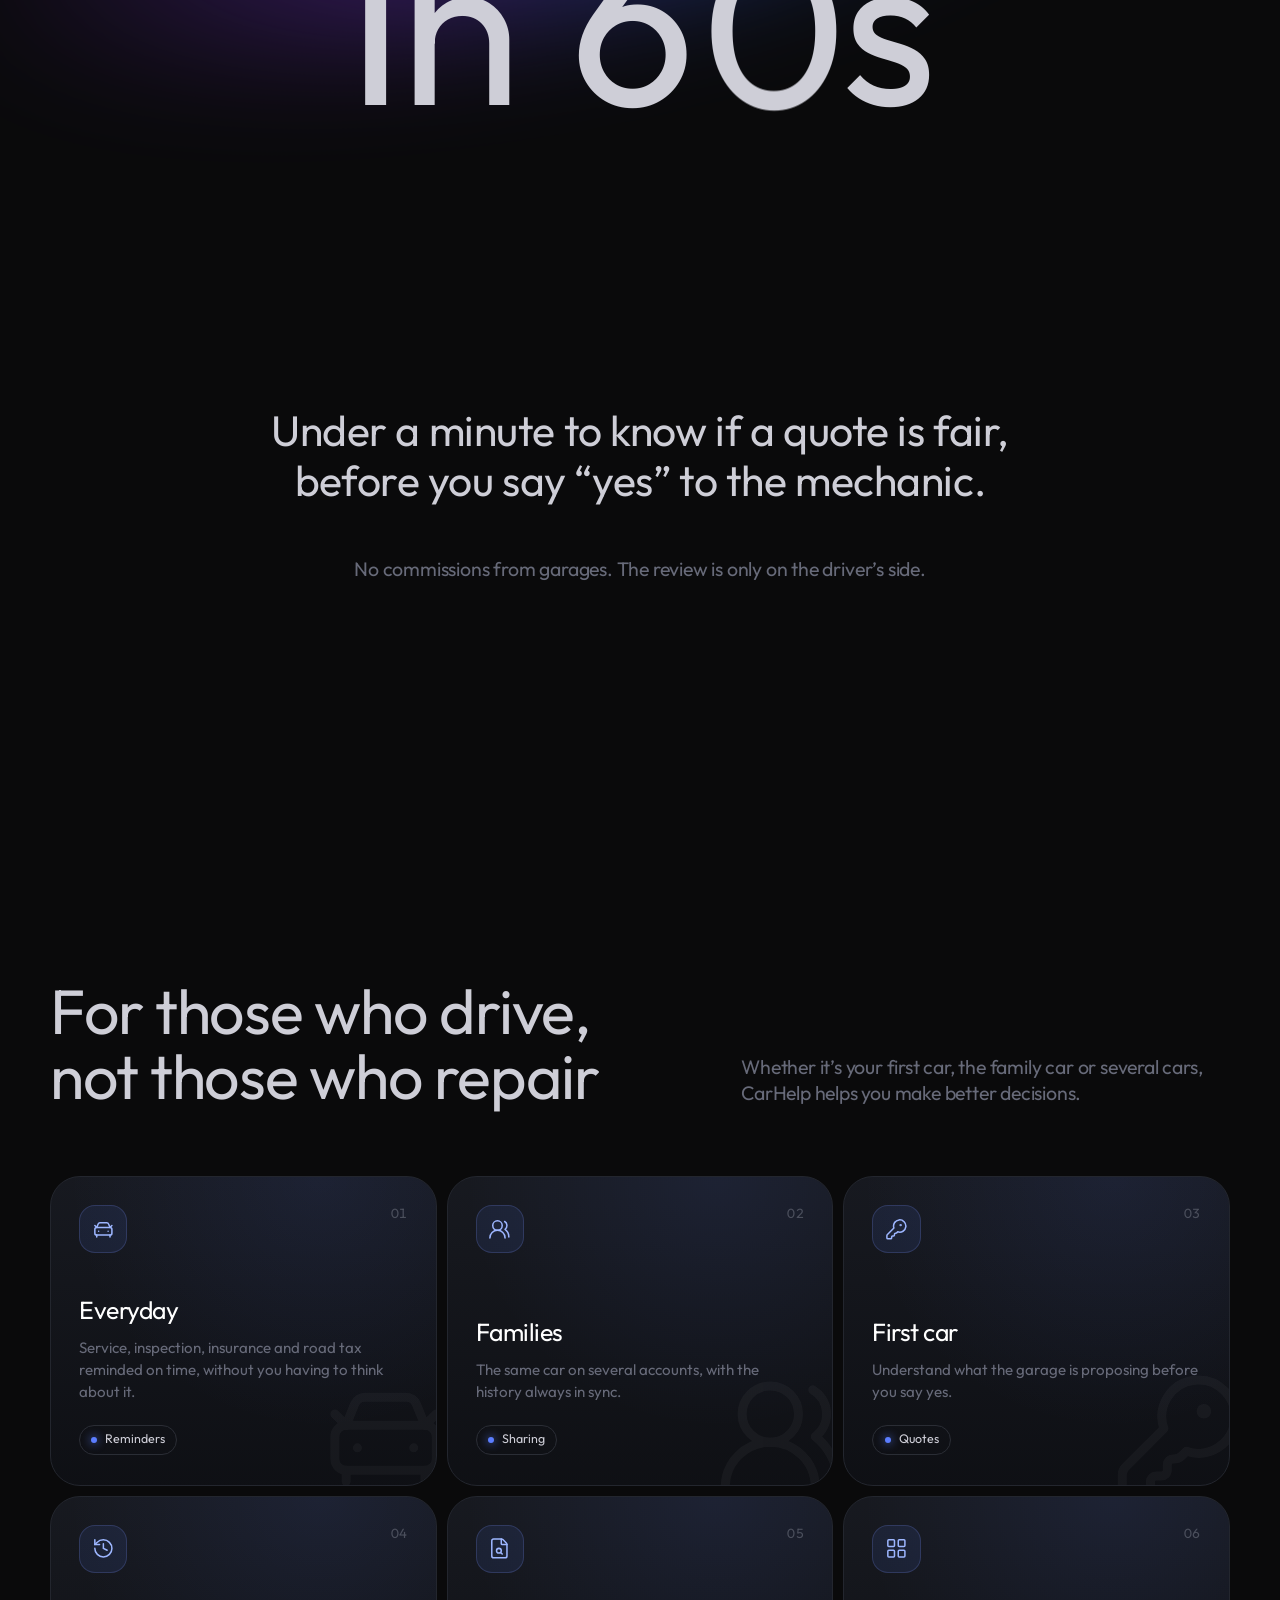
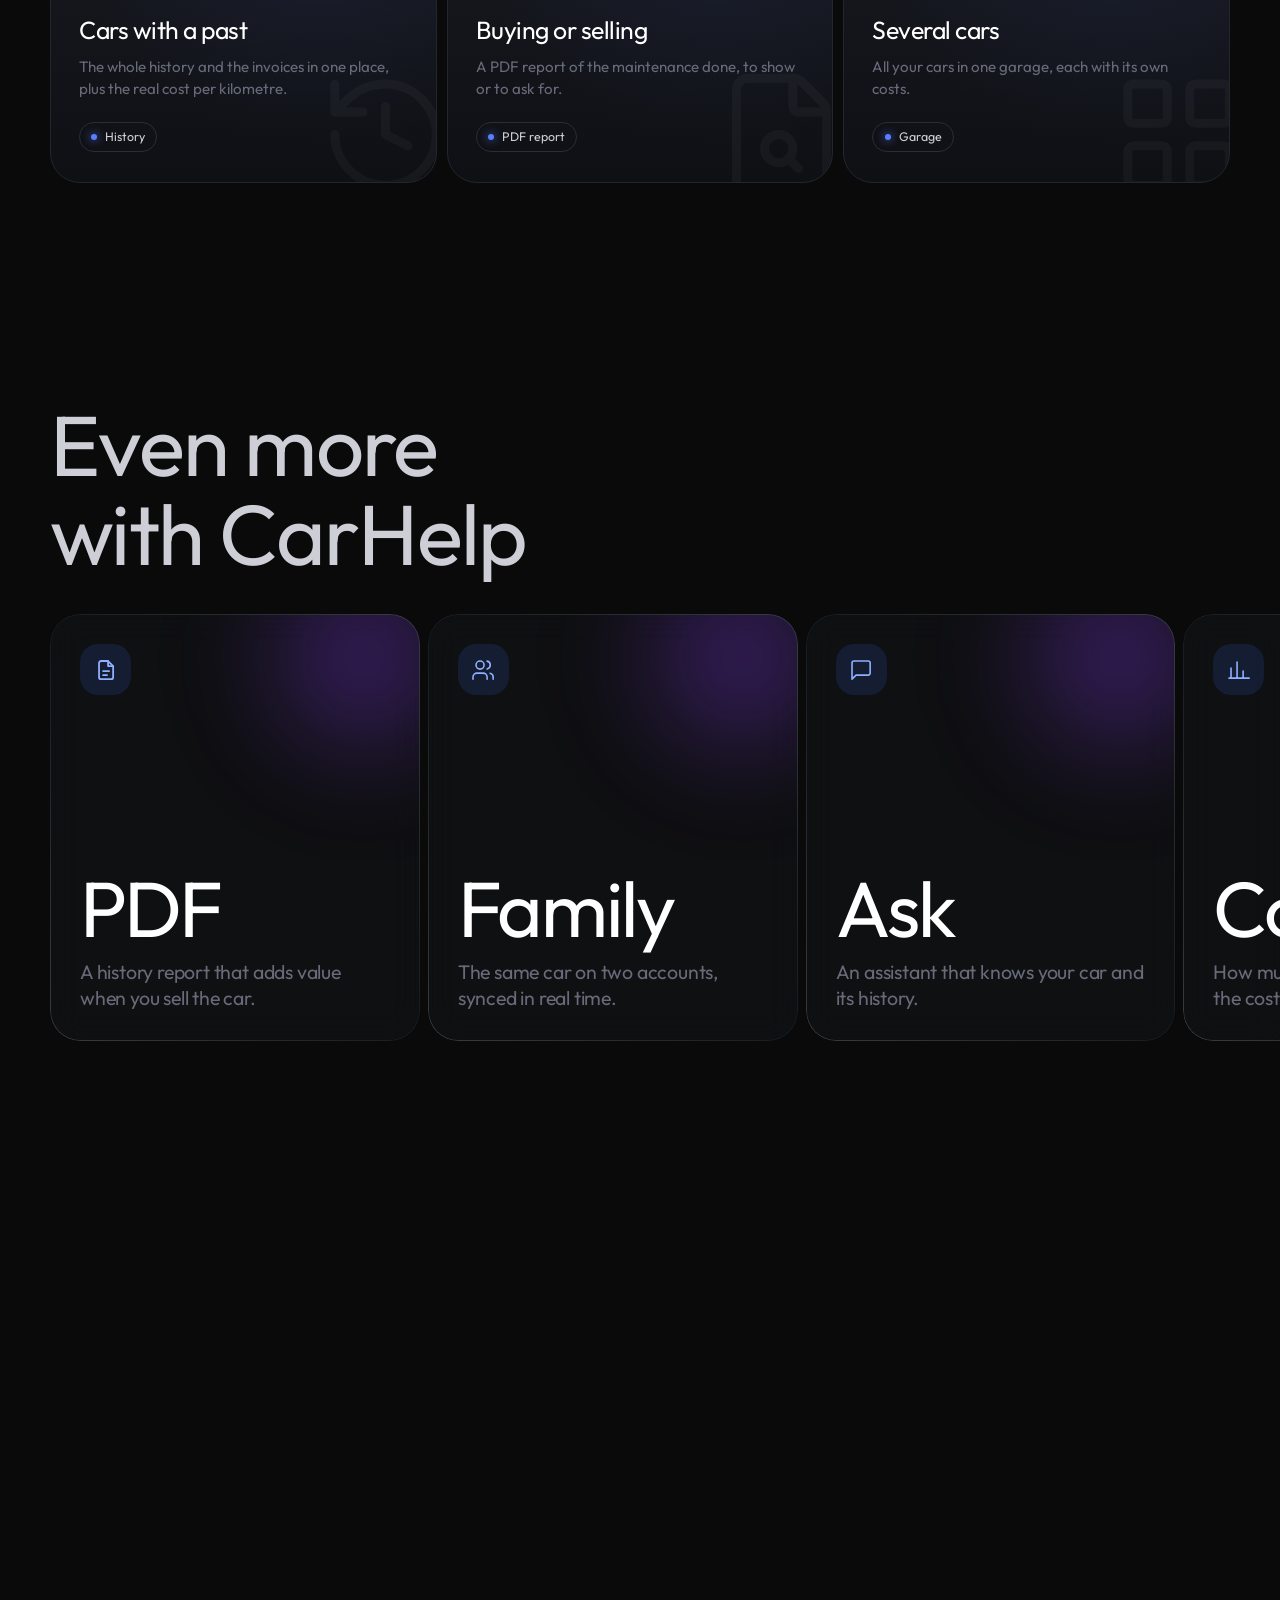
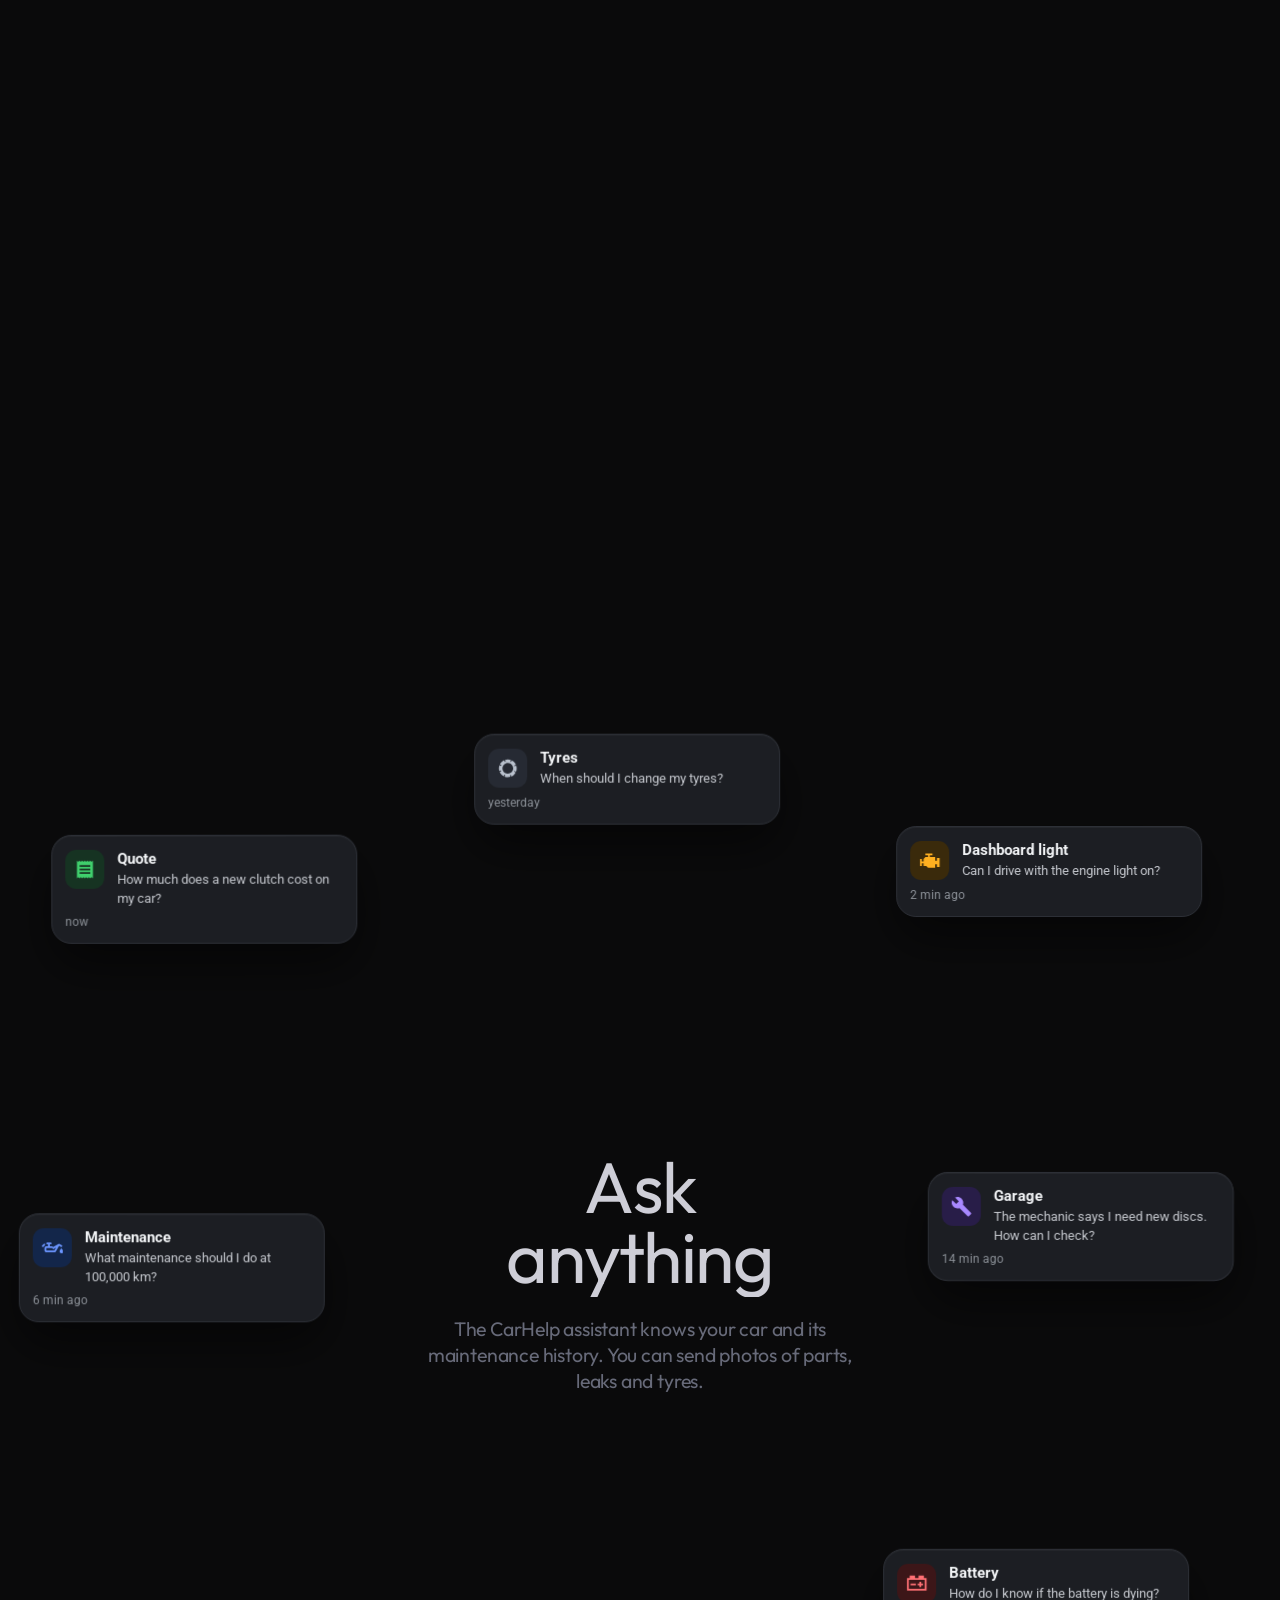
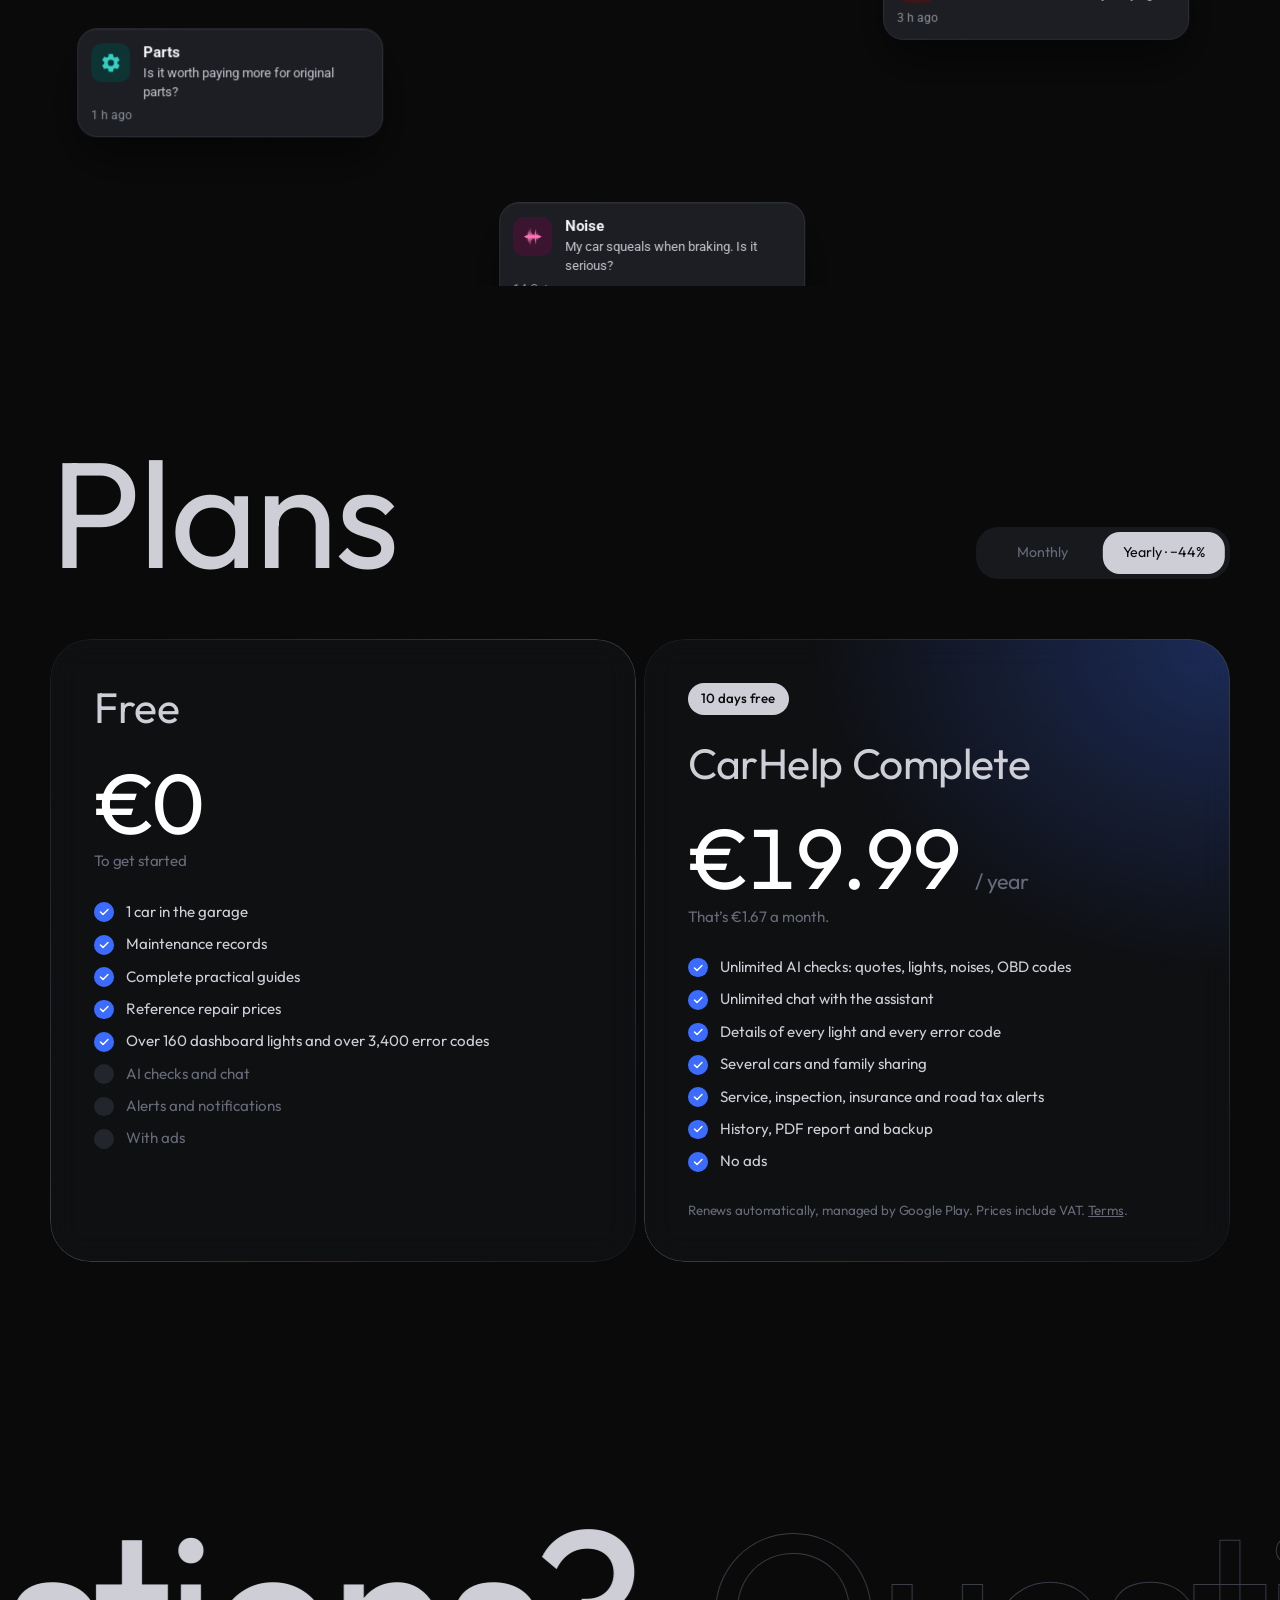
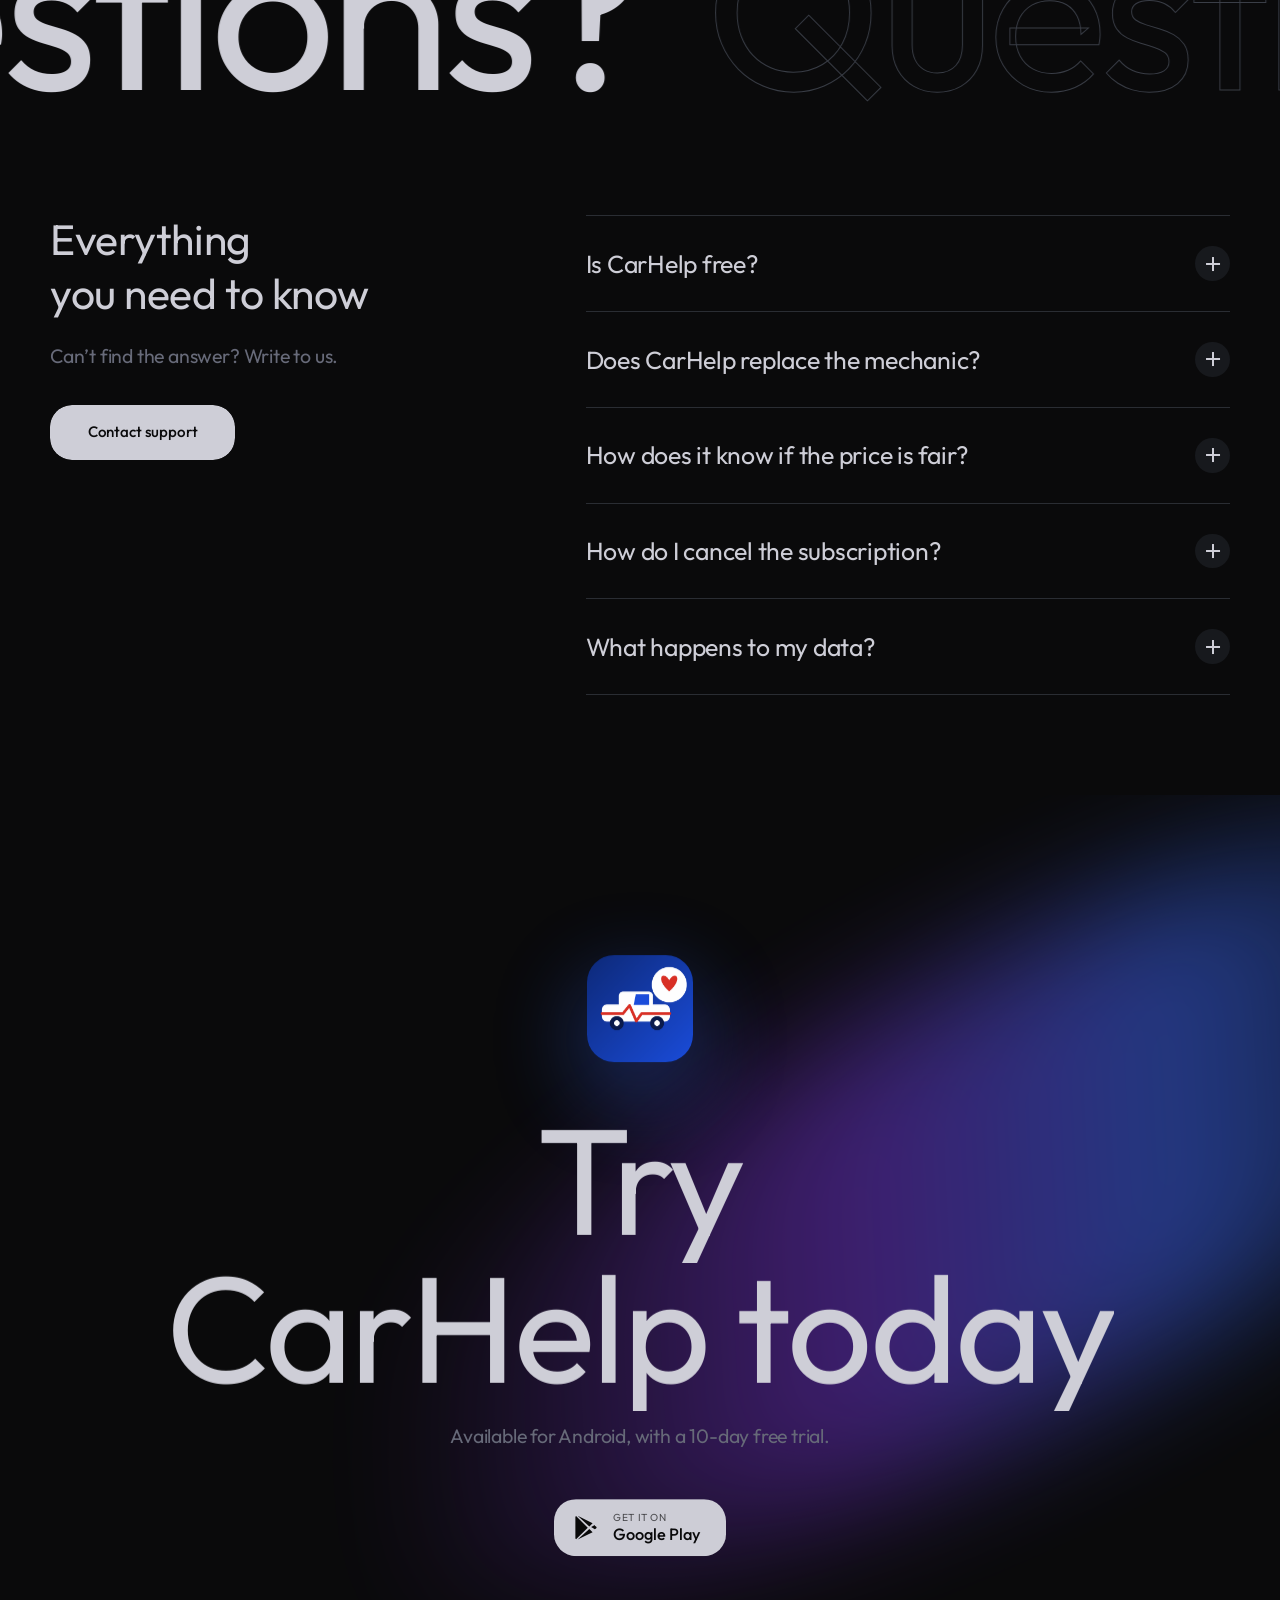
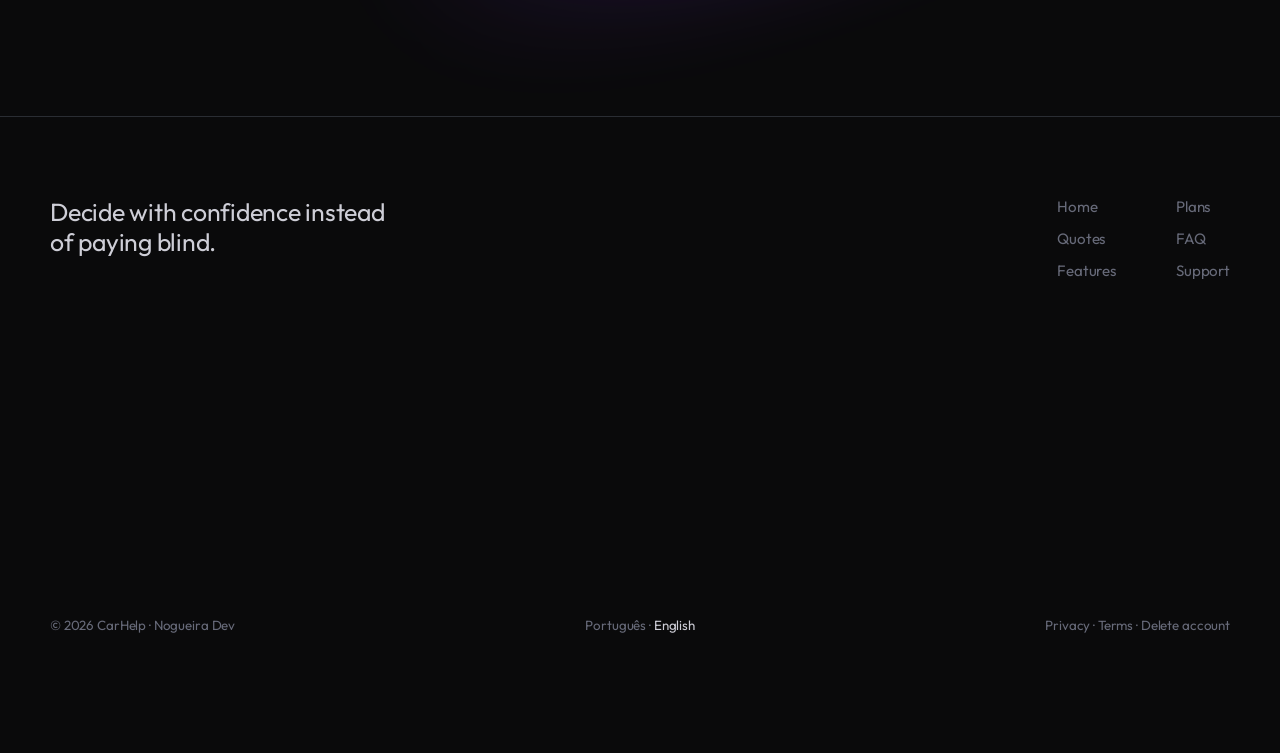
<file: en/index.html>
<!doctype html>
<!-- Gerado por scripts/build_site_en.py a partir de index.html. Não edites aqui: muda a página portuguesa e corre o script. -->
 <html lang="en" class="no-js"> <head> <meta charset="utf-8"> <meta name="viewport" content="width=device-width, initial-scale=1"> <title>CarHelp — Is this quote fair?</title> <meta name="description" content="Snap the garage quote and find out in 1 minute if the price is fair. Understand dashboard lights, noises and error codes, and keep your car on track."> <meta name="theme-color" content="#0a0a0b"> <link rel="canonical" href="https://carhelp.pt/en/"> <link rel="alternate" hreflang="pt-PT" href="https://carhelp.pt/"> <link rel="alternate" hreflang="en" href="https://carhelp.pt/en/"> <link rel="alternate" hreflang="x-default" href="https://carhelp.pt/"> <script src="../lang.js"></script> <link rel="icon" href="../favicon.ico" sizes="48x48"> <link rel="icon" type="image/png" href="../favicon-48x48.png" sizes="48x48"> <link rel="icon" type="image/png" href="../icon-192.png" sizes="192x192"> <link rel="apple-touch-icon" href="../apple-touch-icon.png"> <meta property="og:type" content="website"> <meta property="og:locale" content="en_GB"> <meta property="og:locale:alternate" content="pt_PT"> <meta property="og:title" content="CarHelp — Is this quote fair?"> <meta property="og:description" content="Find out in 1 minute if the garage quote is fair. Decide with confidence instead of paying blind."> <meta property="og:image" content="https://carhelp.pt/media/en/poster-desktop.jpg"> <meta property="og:url" content="https://carhelp.pt/en/"> <meta property="og:site_name" content="CarHelp"> <meta name="twitter:card" content="summary_large_image"> <link rel="preconnect" href="https://fonts.googleapis.com"> <link rel="preconnect" href="https://fonts.gstatic.com" crossorigin> <link href="https://fonts.googleapis.com/css2?family=Caveat:wght@600&family=Courier+Prime:wght@400;700&family=Outfit:wght@300;400;500&family=Roboto:wght@400;500;700&display=swap" rel="stylesheet"> <script type="application/ld+json">
  {"@context":"https://schema.org","@type":"WebSite","name":"CarHelp","alternateName":["CarHelp app","carhelp.pt"],"url":"https://carhelp.pt/en/","inLanguage":"en"}
  </script> <script type="application/ld+json">
  {"@context":"https://schema.org","@type":"MobileApplication","name":"CarHelp","operatingSystem":"ANDROID","applicationCategory":"AutomotiveApplication","inLanguage":"en","description":"Snap the garage quote and find out in 1 minute if the price is fair. Understand dashboard lights, noises and error codes, and keep your car on track.","url":"https://carhelp.pt/en/","installUrl":"https://play.google.com/store/apps/details?id=com.tomas.car_help","sameAs":["https://play.google.com/store/apps/details?id=com.tomas.car_help"],"image":"https://carhelp.pt/media/app-icon.png","author":{"@type":"Organization","name":"Nogueira Dev"},"offers":{"@type":"Offer","price":"0","priceCurrency":"EUR"}}
  </script> <link rel="stylesheet" href="../site.css"> <script>document.documentElement.classList.replace('no-js', 'js');</script>  <script src="../site-config.js"></script> </head> <body>  <svg width="0" height="0" style="position:absolute" aria-hidden="true"> <defs> <symbol id="i-down" viewBox="0 0 24 24" fill="none" stroke="currentColor" stroke-width="1.8" stroke-linecap="round" stroke-linejoin="round"><path d="M12 5v14M6 13l6 6 6-6"/></symbol> <symbol id="i-right" viewBox="0 0 24 24" fill="none" stroke="currentColor" stroke-width="1.8" stroke-linecap="round" stroke-linejoin="round"><path d="M5 12h14M13 6l6 6-6 6"/></symbol> <symbol id="i-left" viewBox="0 0 24 24" fill="none" stroke="currentColor" stroke-width="1.8" stroke-linecap="round" stroke-linejoin="round"><path d="M19 12H5M11 6l-6 6 6 6"/></symbol> <symbol id="i-play" viewBox="0 0 24 24" fill="currentColor"><path d="M8 5.5v13a1 1 0 0 0 1.5.86l10.6-6.5a1 1 0 0 0 0-1.72L9.5 4.64A1 1 0 0 0 8 5.5Z"/></symbol> <symbol id="i-close" viewBox="0 0 24 24" fill="none" stroke="currentColor" stroke-width="1.8" stroke-linecap="round"><path d="M6 6l12 12M18 6 6 18"/></symbol> <symbol id="i-menu" viewBox="0 0 24 24" fill="none" stroke="currentColor" stroke-width="1.8" stroke-linecap="round"><path d="M4 9h16M4 15h16"/></symbol> <symbol id="i-globe" viewBox="0 0 24 24" fill="none" stroke="currentColor" stroke-width="1.6" stroke-linecap="round" stroke-linejoin="round"><circle cx="12" cy="12" r="9"/><path d="M3 12h18M12 3a14 14 0 0 1 0 18M12 3a14 14 0 0 0 0 18"/></symbol> <symbol id="i-pulse"viewBox="0 0 24 24" fill="none" stroke="currentColor" stroke-width="2.6" stroke-linecap="round" stroke-linejoin="round"><path d="M2 12h5l2.5-6 4 12 2.5-6H22"/></symbol> <symbol id="i-gplay" viewBox="0 0 24 24" fill="currentColor"><path d="M3.6 1.6a1.3 1.3 0 0 0-.6 1.1v18.6c0 .5.2.9.6 1.1l10.4-10.4L3.6 1.6Zm11.8 9.3 2.9-2.9L5 1.4l10.4 9.5Zm0 2.2L5 22.6l13.3-6.6-2.9-2.9Zm4.9-3.5-3.3 1.9 3.3 1.9 1-.6a1 1 0 0 0 0-1.8l-1-.6Z"/></symbol> <symbol id="i-doc" viewBox="0 0 24 24" fill="none" stroke="currentColor" stroke-width="1.8" stroke-linecap="round" stroke-linejoin="round"><path d="M14 3H7a2 2 0 0 0-2 2v14a2 2 0 0 0 2 2h10a2 2 0 0 0 2-2V8z"/><path d="M14 3v5h5M9 13h6M9 17h4"/></symbol> <symbol id="i-warn" viewBox="0 0 24 24" fill="none" stroke="currentColor" stroke-width="1.8" stroke-linecap="round" stroke-linejoin="round"><path d="M12 9v4M12 17h.01"/><path d="M10.3 3.9 1.8 18a2 2 0 0 0 1.7 3h17a2 2 0 0 0 1.7-3L13.7 3.9a2 2 0 0 0-3.4 0z"/></symbol> <symbol id="i-wave" viewBox="0 0 24 24" fill="none" stroke="currentColor" stroke-width="1.8" stroke-linecap="round"><path d="M12 3v18M8 7v10M4 10v4M16 7v10M20 10v4"/></symbol> <symbol id="i-chip" viewBox="0 0 24 24" fill="none" stroke="currentColor" stroke-width="1.8" stroke-linecap="round" stroke-linejoin="round"><rect x="5" y="5" width="14" height="14" rx="2"/><path d="M9 9h6v6H9zM9 2v3M15 2v3M9 19v3M15 19v3M19 9h3M19 15h3M2 9h3M2 15h3"/></symbol> <symbol id="i-bell" viewBox="0 0 24 24" fill="none" stroke="currentColor" stroke-width="1.8" stroke-linecap="round" stroke-linejoin="round"><path d="M6 8a6 6 0 1 1 12 0c0 7 3 9 3 9H3s3-2 3-9"/><path d="M10.3 21a1.9 1.9 0 0 0 3.4 0"/></symbol> <symbol id="i-car" viewBox="0 0 24 24" fill="none" stroke="currentColor" stroke-width="1.6" stroke-linecap="round" stroke-linejoin="round"><path d="M3 13l2-6a2 2 0 0 1 1.9-1.4h10.2A2 2 0 0 1 19 7l2 6"/><path d="M3 13h18v4H3z"/><circle cx="7" cy="17.5" r="1.8"/><circle cx="17" cy="17.5" r="1.8"/></symbol> <symbol id="i-users" viewBox="0 0 24 24" fill="none" stroke="currentColor" stroke-width="1.6" stroke-linecap="round" stroke-linejoin="round"><path d="M16 21v-2a4 4 0 0 0-4-4H6a4 4 0 0 0-4 4v2"/><circle cx="9" cy="7" r="4"/><path d="M22 21v-2a4 4 0 0 0-3-3.9M16 3.1a4 4 0 0 1 0 7.8"/></symbol> <symbol id="i-key" viewBox="0 0 24 24" fill="none" stroke="currentColor" stroke-width="1.6" stroke-linecap="round" stroke-linejoin="round"><circle cx="7.5" cy="15.5" r="4.5"/><path d="M10.7 12.3 21 2M17 6l3 3M14 9l2 2"/></symbol> <symbol id="i-clock" viewBox="0 0 24 24" fill="none" stroke="currentColor" stroke-width="1.6" stroke-linecap="round"><circle cx="12" cy="12" r="9"/><path d="M12 7v5l3 2"/></symbol> <symbol id="i-search" viewBox="0 0 24 24" fill="none" stroke="currentColor" stroke-width="1.6" stroke-linecap="round"><circle cx="11" cy="11" r="7"/><path d="m20 20-3.5-3.5"/></symbol> <symbol id="i-truck" viewBox="0 0 24 24" fill="none" stroke="currentColor" stroke-width="1.6" stroke-linecap="round" stroke-linejoin="round"><path d="M2 6h11v10H2zM13 10h4l4 4v2h-8z"/><circle cx="6" cy="17.5" r="1.8"/><circle cx="17" cy="17.5" r="1.8"/></symbol> <symbol id="i-chat" viewBox="0 0 24 24" fill="none" stroke="currentColor" stroke-width="1.6" stroke-linecap="round" stroke-linejoin="round"><path d="M21 15a2 2 0 0 1-2 2H7l-4 4V5a2 2 0 0 1 2-2h14a2 2 0 0 1 2 2z"/></symbol> <symbol id="i-chart" viewBox="0 0 24 24" fill="none" stroke="currentColor" stroke-width="1.6" stroke-linecap="round"><path d="M4 20V10M10 20V4M16 20v-7M22 20H2"/></symbol> <symbol id="i-cloud" viewBox="0 0 24 24" fill="none" stroke="currentColor" stroke-width="1.6" stroke-linecap="round" stroke-linejoin="round"><path d="M17.5 19a4.5 4.5 0 0 0 .5-9h-1.3A7 7 0 1 0 4 15.3M12 12v9M8.5 15.5 12 12l3.5 3.5"/></symbol> <symbol id="n-receipt" viewBox="0 0 24 24"><path fill="currentColor" d="m3 22l1.5-1.5L6 22l1.5-1.5L9 22l1.5-1.5L12 22l1.5-1.5L15 22l1.5-1.5L18 22l1.5-1.5L21 22V2l-1.5 1.5L18 2l-1.5 1.5L15 2l-1.5 1.5L12 2l-1.5 1.5L9 2L7.5 3.5L6 2L4.5 3.5L3 2m15 7H6V7h12m0 6H6v-2h12m0 6H6v-2h12z"/></symbol> <symbol id="n-engine" viewBox="0 0 24 24"><path fill="currentColor" d="M7 4v2h3v2H7l-2 2v3H3v-3H1v8h2v-3h2v3h3l2 2h8v-4h2v3h3V9h-3v3h-2V8h-6V6h3V4z"/></symbol> <symbol id="n-oil" viewBox="0 0 24 24"><path fill="currentColor" d="M22 12.5s2 2.17 2 3.5a2 2 0 0 1-2 2a2 2 0 0 1-2-2c0-1.33 2-3.5 2-3.5M6 6h4a1 1 0 0 1 1 1a1 1 0 0 1-1 1H9v2h2c.74 0 1.39.4 1.73 1l6.51-3.76l3.26 1.89c.5.27.64.87.37 1.37c-.28.47-.87.64-1.37.36l-2.1-1.21l-3.65 6.32c-.34.61-1 1.03-1.75 1.03H5a2 2 0 0 1-2-2v-3a2 2 0 0 1 2-2h2V8H6a1 1 0 0 1-1-1a1 1 0 0 1 1-1m-1 6v3h9l2.06-3.57l-3.46 2l-.91-1.43zM.38 9.21L2.09 7.5c.41-.39 1.02-.39 1.41 0s.39 1 0 1.41l-1.71 1.71c-.39.38-1.02.38-1.41 0C0 10.23 0 9.6.38 9.21"/></symbol> <symbol id="n-wrench" viewBox="0 0 24 24"><path fill="currentColor" d="m22.7 19l-9.1-9.1c.9-2.3.4-5-1.5-6.9c-2-2-5-2.4-7.4-1.3L9 6L6 9L1.6 4.7C.4 7.1.9 10.1 2.9 12.1c1.9 1.9 4.6 2.4 6.9 1.5l9.1 9.1c.4.4 1 .4 1.4 0l2.3-2.3c.5-.4.5-1.1.1-1.4"/></symbol> <symbol id="n-cog" viewBox="0 0 24 24"><path fill="currentColor" d="M12 15.5A3.5 3.5 0 0 1 8.5 12A3.5 3.5 0 0 1 12 8.5a3.5 3.5 0 0 1 3.5 3.5a3.5 3.5 0 0 1-3.5 3.5m7.43-2.53c.04-.32.07-.64.07-.97s-.03-.66-.07-1l2.11-1.63c.19-.15.24-.42.12-.64l-2-3.46c-.12-.22-.39-.31-.61-.22l-2.49 1c-.52-.39-1.06-.73-1.69-.98l-.37-2.65A.506.506 0 0 0 14 2h-4c-.25 0-.46.18-.5.42l-.37 2.65c-.63.25-1.17.59-1.69.98l-2.49-1c-.22-.09-.49 0-.61.22l-2 3.46c-.13.22-.07.49.12.64L4.57 11c-.04.34-.07.67-.07 1s.03.65.07.97l-2.11 1.66c-.19.15-.25.42-.12.64l2 3.46c.12.22.39.3.61.22l2.49-1.01c.52.4 1.06.74 1.69.99l.37 2.65c.04.24.25.42.5.42h4c.25 0 .46-.18.5-.42l.37-2.65c.63-.26 1.17-.59 1.69-.99l2.49 1.01c.22.08.49 0 .61-.22l2-3.46c.12-.22.07-.49-.12-.64z"/></symbol> <symbol id="n-battery" viewBox="0 0 24 24"><path fill="currentColor" d="M4 3v3H1v14h22V6h-3V3h-6v3h-4V3zM3 8h18v10H3zm12 2v2h-2v2h2v2h2v-2h2v-2h-2v-2zM5 12v2h6v-2z"/></symbol> <symbol id="n-tire" viewBox="0 0 24 24"><path fill="currentColor" d="m19.66 9.64l-.36-.94l1.86-.7c-.92-2.12-2.56-3.82-4.62-4.86l-.8 1.78l-.92-.42l.8-1.8C14.5 2.26 13.28 2 12 2c-1.06 0-2.08.22-3.04.5l.68 1.84l-.94.36L8 2.84c-2.12.92-3.82 2.56-4.86 4.62l1.78.8l-.42.92l-1.8-.8C2.26 9.5 2 10.72 2 12c0 1.06.22 2.08.5 3.04l1.84-.68l.36.94l-1.86.7c.92 2.12 2.56 3.82 4.62 4.86l.8-1.78l.92.42l-.8 1.8c1.12.44 2.34.7 3.62.7c1.06 0 2.08-.22 3.04-.5l-.68-1.84l.94-.36l.7 1.86c2.12-.92 3.82-2.56 4.86-4.62l-1.78-.8l.42-.92l1.8.8c.44-1.12.7-2.34.7-3.62c0-1.06-.22-2.08-.5-3.04zm-5.36 7.9c-3.06 1.26-6.58-.18-7.84-3.24s.18-6.58 3.24-7.84s6.58.18 7.84 3.24a5.986 5.986 0 0 1-3.24 7.84"/></symbol> <symbol id="n-wave" viewBox="0 0 24 24"><path fill="currentColor" d="m22 12l-2 1l-1 1l-1-1l-1 3l-1-3l-1 8l-1-8l-1 2l-1-2l-1 4l-1-4l-1 9l-1-9l-1 6l-1-6l-1 1l-1-1l-2-1l2-1l1-1l1 1l1-6l1 6l1-9l1 9l1-4l1 4l1-2l1 2l1-8l1 8l1-3l1 3l1-1l1 1z"/></symbol> </defs> </svg>  <div class="loader" id="loader" aria-hidden="true"> <div class="ld-count" id="ldCount"><span class="ld-col"></span><span class="ld-col"></span></div> <span class="ld-brand">CarHelp</span> <div class="ld-img" id="ldImg"> <img src="../media/en/phone-inicio.webp" alt=""> <img src="../media/en/phone-analise.webp" alt=""> <img src="../media/en/phone-garagem.webp" alt=""> </div> <p class="ld-text"><span class="line"><span>Your car,</span></span><span class="line"><span>under control</span></span></p> <span class="ld-mark"><svg><use href="#i-pulse"/></svg></span> </div> <div class="curtain" id="curtain" aria-hidden="true"></div>  <div class="nav-dim" id="navDim" aria-hidden="true"></div> <nav class="navbar" id="navbar" aria-label="Navigation"> <button class="nb-menu" id="nbMenu" type="button" aria-label="Open menu" aria-expanded="false" aria-controls="navCard"><i></i><i></i></button> <a class="nb-logo" href="#topo" data-scroll aria-label="CarHelp, back to top"><img src="../media/app-icon.png" alt=""></a> <a class="nb-cta" href="#download" data-scroll><span class="l">Try it free</span><span class="s">Try it</span></a> </nav> <div class="nav-card" id="navCard" role="dialog" aria-modal="true" aria-label="Menu" aria-hidden="true"> <div class="nc-inner"> <div class="nc-top"> <div class="nc-links"> <a href="#topo" data-scroll data-nav="hero">Home</a> <a href="#orcamentos" data-scroll data-nav="orcamentos">Quotes</a> <a href="#garagem" data-scroll data-nav="garagem">Garage</a> <a href="#planos" data-scroll data-nav="planos">Plans</a> <a href="#perguntas" data-scroll data-nav="perguntas">FAQ</a> </div> <img class="nc-mark" src="../media/app-icon.png" alt=""> </div> <hr> <div class="nc-small"> <div><a href="mailto:support@carhelp.pt">Support</a><a href="terms.html" data-page>Terms of use</a><a href="privacy.html" data-page>Privacy</a></div> <div><a href="delete-account.html" data-page>Delete account</a><a href="#ajuda" data-scroll>Features</a></div> </div> <div class="nc-lang"><span>Language</span><div class="nc-seg"><a href="../" hreflang="pt-PT" lang="pt-PT" data-lang="pt" data-page aria-label="Português">PT</a><span class="on" lang="en" aria-current="true">EN</span></div></div> <a class="nc-cta" href="#download" data-scroll>Try it free</a> </div> </div> <button class="nc-close" id="ncClose" type="button" aria-label="Close menu"><svg><use href="#i-close"/></svg></button>  <div class="rig" id="rig" aria-hidden="true"><canvas id="phoneCanvas"></canvas></div> <main id="topo">  <section class="hero" data-phone="0"> <div class="aurora a1"></div> <div class="top"> <h1 class="h1 col-h" data-split> <span class="line"><span>Is this</span></span> <span class="line"><span>quote</span></span> <span class="line"><span><span class="star"><svg><use href="#i-pulse"/></svg></span>fair?</span></span> </h1> <div class="top-r" data-hero-in> <a class="logo" href="#topo" data-scroll><img src="../media/app-icon.png" alt="">CarHelp</a> <a class="lang-chip" href="../" hreflang="pt-PT" lang="pt-PT" data-lang="pt" data-page aria-label="Versão em português"><svg><use href="#i-globe"/></svg>PT</a> </div> </div> <div class="bottom"> <div class="col"> <p class="p1" data-hero-in>Snap the garage quote and, in 1 minute, know if the price is fair, what’s urgent and what to ask the mechanic.</p> <div class="actions" data-hero-in> <a class="btn" href="#download" data-scroll><span class="bg"></span>Try it free</a> <a class="ibtn gborder" href="#orcamentos" data-scroll aria-label="Scroll down"><span class="fill"></span><svg><use href="#i-down"/></svg></a> <button class="ibtn ink" type="button" data-video aria-label="Watch the video"><span class="fill"></span><svg><use href="#i-play"/></svg></button> </div> <p class="p3 grey note" data-hero-in>* 10 days free · cancel anytime</p> </div> </div> <div class="m-phone" data-mphone><img src="../media/en/phone-inicio.webp" alt="CarHelp home screen on a phone" width="800" height="1200" loading="lazy"></div> </section>  <section class="feature" id="orcamentos" data-phone="1"> <div class="copy col"> <span class="eyebrow" data-fade>01 — Quotes</span> <h2 class="h1 col-h" data-split><span class="line"><span>No more</span></span><span class="line"><span>quotes</span></span><span class="line"><span>in the dark</span></span></h2> <p class="p1" data-fade>Snap the quote and CarHelp reads it line by line: parts, labour, fees and VAT. You get the fair range, the potential savings and the warning signs.</p> <div class="row" data-fade> <button class="ibtn gborder" type="button" data-video aria-label="Watch the video"><span class="fill"></span><svg><use href="#i-play"/></svg></button> <a class="ibtn ink" href="#garagem" data-scroll aria-label="Continue"><span class="fill"></span><svg><use href="#i-down"/></svg></a> </div> </div> <div class="m-phone" data-mphone><img src="../media/en/phone-analise.webp" alt="Quote review in CarHelp: fair price, between €400 and €530" width="800" height="1200" loading="lazy"></div> <div class="callouts"> <div class="callout glass c-a" data-pop><i><svg><use href="#i-doc"/></svg></i><b>Line by line</b><span>Parts, labour, fees and VAT, separated and explained.</span></div> <div class="callout glass c-b" data-pop><i><svg><use href="#i-search"/></svg></i><b>Clear verdict</b><span>Fair, expensive or suspicious, with the normal range.</span></div> </div> </section>  <section class="feature" id="garagem" data-phone="2"> <div class="copy col"> <span class="eyebrow" data-fade>02 — Garage</span> <h2 class="h1 col-h" data-split><span class="line"><span>Keep</span></span><span class="line"><span>your car</span></span><span class="line"><span>on track</span></span></h2> <p class="p1" data-fade>Several cars, a history with invoices and the year’s costs. Service, inspection, insurance and road tax remind you on time, by date or by mileage.</p> <div class="tags" data-fade><span class="tag"><i></i>Service</span><span class="tag"><i style="background:#3fd27f"></i>Inspection</span><span class="tag"><i style="background:#ffb020"></i>Insurance</span><span class="tag"><i style="background:#ff5a5f"></i>Road tax</span></div> </div> <div class="m-phone" data-mphone><img src="../media/en/phone-garagem.webp" alt="CarHelp garage with mileage, costs and upcoming maintenance" width="800" height="1200" loading="lazy"></div> <div class="callouts"> <div class="callout glass c-a" data-pop><i><svg><use href="#i-bell"/></svg></i><b>Timely reminders</b><span>Service, inspection, insurance and road tax, by date or mileage.</span></div> <div class="callout glass c-b" data-pop><i><svg><use href="#i-chart"/></svg></i><b>Yearly costs</b><span>How much you spent and the cost per kilometre.</span></div> </div> </section>  <section class="vs-sec" id="comparar" data-phone="-1"> <div class="aurora a2"></div> <div class="vs-head"> <div> <span class="eyebrow" data-fade>With and without CarHelp</span> <h2 class="h2" data-split><span class="line"><span>Same quote,</span></span><span class="line"><span>a different conversation</span></span></h2> </div> <p class="p1 grey" data-fade>Drag the line. On one side, the paper the garage hands you. On the other, what CarHelp finds in it.</p> </div> <div class="vs-bar" data-fade><span class="vs-lab vs-lab-l"><i></i>Without CarHelp</span><span class="vs-lab vs-lab-r">With CarHelp<i></i></span></div> <div class="vs-wrap"> <div class="vs-stage" id="vsStage"> <div class="vs-layer vs-paper"> <div class="vs-doc"> <div class="vs-hd"> <div class="vs-co"><b>SAMPLE MOTORS LTD.</b><span>General repairs · Brakes · Tyres</span><span>12 Workshop Road · Porto</span></div> <div class="vs-no"><b>QUOTE</b><span>No. 0347 · 14/10/2026</span></div> </div> <div class="vs-car">Vehicle: Renault Clio 1.5 dCi (2016) · 118,000&nbsp;km</div> <div class="vs-th"><span>Description</span><span>Amount (€)</span></div> <div class="vs-r"><div><b>Brake pads (front)</b><small>Ref. TRW GDB1550 · 1 set</small></div><span class="vs-v">68.00</span></div> <div class="vs-r"><div><b>Brake discs (front)</b><small>Ref. 09.A727.11 · 2 pcs</small></div><span class="vs-v">142.00</span></div> <div class="vs-r"><div><b>Labour</b><small>3.5 h × 55.00</small></div><span class="vs-v">192.50</span></div> <div class="vs-r"><div><b>Brake fluid DOT 4</b><small>1 L · replacement</small></div><span class="vs-v">24.00</span></div> <div class="vs-r"><div><b>Sundries</b><small>Workshop materials</small></div><span class="vs-v">35.00</span></div> <div class="vs-r"><div><b>Environmental fee</b><small>Waste disposal</small></div><span class="vs-v">6.50</span></div> <div class="vs-ft"> <div class="vs-note"><span class="vs-scrawl">Urgent! Do it now.</span><span class="vs-stamp">Valid 15 days</span></div> <div class="vs-tot"><span>Subtotal <b>468.00</b></span><span>VAT 23% <b>107.64</b></span><span class="vs-total">TOTAL <b>€575.64</b></span></div> </div> </div> </div> <div class="vs-layer vs-app"> <div class="vs-doc"> <div class="vs-hd"> <div class="vs-ah"><img src="../media/app-icon.png" alt=""><div><b>Quote review</b><span>Renault Clio 1.5 dCi · 2016 · read in 42 s</span></div></div> <div class="vs-verdict vs-pop" data-reveal><span class="vs-pill">Expensive</span><span>Asking €575.64</span></div> </div> <div class="vs-car vs-chips"><span>6 lines checked</span><span class="r">1 overcharge</span><span class="a">2 questions to ask</span></div> <div class="vs-th"><span>What you’re charged</span><span>Verdict</span></div> <div class="vs-r ok" data-reveal><div><b>Brake pads</b><small>Normal price: €55–€75</small></div><span class="vs-c">OK</span></div> <div class="vs-r ok" data-reveal><div><b>Brake discs</b><small>Within normal: €120–€150</small></div><span class="vs-c">OK</span></div> <div class="vs-r bad" data-reveal><div><b>Labour</b><small>Normal is 1.5 to 2 h, not 3.5 h</small></div><span class="vs-c">+€82.50</span></div> <div class="vs-r warn" data-reveal><div><b>Brake fluid</b><small>Changed every 2 years: ask when it was last done</small></div><span class="vs-c">?</span></div> <div class="vs-r warn" data-reveal><div><b>Sundries</b><small>No explanation: ask for the breakdown</small></div><span class="vs-c">?</span></div> <div class="vs-r ok" data-reveal><div><b>Environmental fee</b><small>Usual amount</small></div><span class="vs-c">OK</span></div> <div class="vs-ft"> <div class="vs-note"><span class="vs-calm vs-pop" data-reveal><i></i>Can wait a few days: time to get a second quote</span></div> <div class="vs-fair vs-pop" data-reveal><span>Fair price</span><b>€430–€480</b><small>You could save up to €145</small></div> </div> </div> </div> <div class="vs-handle" id="vsHandle" role="slider" tabindex="0" aria-orientation="horizontal" aria-label="Compare the quote without and with CarHelp" aria-valuemin="0" aria-valuemax="100" aria-valuenow="50" aria-valuetext="50% with CarHelp"> <span class="vs-line"></span> <span class="vs-knob"><svg><use href="#i-left"/></svg><svg><use href="#i-right"/></svg></span> </div> </div> </div> <p class="p3 grey vs-fine" data-fade>Illustrative example. The real review depends on the car, the garage and the area.</p> </section>  <section class="trio-sec" id="ajuda"> <div class="head"> <h2 class="h2" data-split><span class="line"><span>Know your car,</span></span><span class="line"><span>no mechanic needed</span></span></h2> <p class="p1 grey" data-fade>Snap, record or type, and find out if you can keep driving.</p> </div> <div class="trio"> <article class="tcard glass" data-card> <div class="tvis vis-light"><svg viewBox="0 0 24 24" aria-hidden="true"><path fill="currentColor" d="M7 4v2h3v2H7l-2 2v3H3v-3H1v8h2v-3h2v3h3l2 2h8v-4h2v3h3V9h-3v3h-2V8h-6V6h3V4z"/></svg></div> <div><span class="eyebrow">Dashboard light</span><h3 class="h4">Can I keep driving?</h3><p class="p2 grey">Snap the light that’s on and learn what it means, whether it’s urgent and what it might cost.</p></div> </article> <article class="tcard glass" data-card> <div class="tvis vis-wave" aria-hidden="true"><i></i><i></i><i></i><i></i><i></i><i></i><i></i><i></i><i></i><i></i><i></i><i></i></div> <div><span class="eyebrow">Strange noise</span><h3 class="h4">Record and find out</h3><p class="p2 grey">Record your car’s sound and see the most likely causes before you go to the garage.</p></div> </article> <article class="tcard glass" data-card> <div class="tvis vis-code" aria-hidden="true"><b>P0420</b><span>Catalytic converter · low efficiency</span></div> <div><span class="eyebrow">Error code</span><h3 class="h4">In plain English</h3><p class="p2 grey">OBD codes with the common causes, the typical cost and what to ask the mechanic.</p></div> </article> </div> </section>  <section class="media-sec" data-phone="-1"> <div class="heads"> <h2 class="h1 media-h" data-split><span class="line"><span>CarHelp</span></span></h2> <h2 class="h1 media-h ta-r" data-split><span class="line"><span>in your pocket</span></span></h2> </div> <div class="media-wrap"> <div class="media-card" id="mediaCard"> <video src="../media/en/carhelp-desktop.mp4" muted loop playsinline preload="none" poster="../media/en/poster-desktop.jpg" data-lazyplay></video> </div> <div class="media-foot"> <p class="h5">Snap, listen and understand. Decide with confidence instead of paying blind.</p> <button class="btn" type="button" data-video><span class="bg"></span>Watch with sound</button> </div> </div> </section>  <section class="stats" data-phone="-1"> <div class="aurora a3"></div> <h3 class="h0" style="position:relative">In <span class="odo" data-odo="60"></span>s</h3> <p class="h3" data-fade style="position:relative">Under a minute to know if a quote is fair, <br class="br-d">before you say “yes” to the mechanic.</p> <p class="p1 grey" data-fade style="position:relative">No commissions from garages. The review is only on the driver’s side.</p> </section>  <section class="who" data-phone="-1"> <div class="intro"> <h2 class="h2" data-split><span class="line"><span>For those who drive,</span></span><span class="line"><span>not those who repair</span></span></h2> <p class="p1 grey" data-fade>Whether it’s your first car, the family car or several cars, CarHelp helps you make better decisions.</p> </div> <div class="who-grid"> <article class="who-card" data-card> <div class="wc-top"><span class="wc-ic"><svg viewBox="0 0 24 24" fill="none" stroke="currentColor" stroke-width="1.6" stroke-linecap="round" stroke-linejoin="round" aria-hidden="true"><path d="m21 8l-2 2l-1.5-3.7A2 2 0 0 0 15.646 5H8.4a2 2 0 0 0-1.903 1.257L5 10L3 8m4 6h.01M17 14h.01"/><rect width="18" height="8" x="3" y="10" rx="2"/><path d="M5 18v2m14-2v2"/></svg></span><span class="wc-n">01</span></div> <div class="wc-body"><h3 class="wc-t">Everyday</h3><p class="wc-d">Service, inspection, insurance and road tax reminded on time, without you having to think about it.</p><span class="wc-tag">Reminders</span></div> <span class="wc-ghost" aria-hidden="true"><svg viewBox="0 0 24 24" fill="none" stroke="currentColor" stroke-width="1.6" stroke-linecap="round" stroke-linejoin="round" aria-hidden="true"><path d="m21 8l-2 2l-1.5-3.7A2 2 0 0 0 15.646 5H8.4a2 2 0 0 0-1.903 1.257L5 10L3 8m4 6h.01M17 14h.01"/><rect width="18" height="8" x="3" y="10" rx="2"/><path d="M5 18v2m14-2v2"/></svg></span> </article> <article class="who-card" data-card> <div class="wc-top"><span class="wc-ic"><svg viewBox="0 0 24 24" fill="none" stroke="currentColor" stroke-width="1.6" stroke-linecap="round" stroke-linejoin="round" aria-hidden="true"><path d="M18 21a8 8 0 0 0-16 0"/><circle cx="10" cy="8" r="5"/><path d="M22 20c0-3.37-2-6.5-4-8a5 5 0 0 0-.45-8.3"/></svg></span><span class="wc-n">02</span></div> <div class="wc-body"><h3 class="wc-t">Families</h3><p class="wc-d">The same car on several accounts, with the history always in sync.</p><span class="wc-tag">Sharing</span></div> <span class="wc-ghost" aria-hidden="true"><svg viewBox="0 0 24 24" fill="none" stroke="currentColor" stroke-width="1.6" stroke-linecap="round" stroke-linejoin="round" aria-hidden="true"><path d="M18 21a8 8 0 0 0-16 0"/><circle cx="10" cy="8" r="5"/><path d="M22 20c0-3.37-2-6.5-4-8a5 5 0 0 0-.45-8.3"/></svg></span> </article> <article class="who-card" data-card> <div class="wc-top"><span class="wc-ic"><svg viewBox="0 0 24 24" fill="none" stroke="currentColor" stroke-width="1.6" stroke-linecap="round" stroke-linejoin="round" aria-hidden="true"><path d="M2.586 17.414A2 2 0 0 0 2 18.828V21a1 1 0 0 0 1 1h3a1 1 0 0 0 1-1v-1a1 1 0 0 1 1-1h1a1 1 0 0 0 1-1v-1a1 1 0 0 1 1-1h.172a2 2 0 0 0 1.414-.586l.814-.814a6.5 6.5 0 1 0-4-4z"/><circle cx="16.5" cy="7.5" r=".5" fill="currentColor"/></svg></span><span class="wc-n">03</span></div> <div class="wc-body"><h3 class="wc-t">First car</h3><p class="wc-d">Understand what the garage is proposing before you say yes.</p><span class="wc-tag">Quotes</span></div> <span class="wc-ghost" aria-hidden="true"><svg viewBox="0 0 24 24" fill="none" stroke="currentColor" stroke-width="1.6" stroke-linecap="round" stroke-linejoin="round" aria-hidden="true"><path d="M2.586 17.414A2 2 0 0 0 2 18.828V21a1 1 0 0 0 1 1h3a1 1 0 0 0 1-1v-1a1 1 0 0 1 1-1h1a1 1 0 0 0 1-1v-1a1 1 0 0 1 1-1h.172a2 2 0 0 0 1.414-.586l.814-.814a6.5 6.5 0 1 0-4-4z"/><circle cx="16.5" cy="7.5" r=".5" fill="currentColor"/></svg></span> </article> <article class="who-card" data-card> <div class="wc-top"><span class="wc-ic"><svg viewBox="0 0 24 24" fill="none" stroke="currentColor" stroke-width="1.6" stroke-linecap="round" stroke-linejoin="round" aria-hidden="true"><path d="M3 12a9 9 0 1 0 9-9a9.75 9.75 0 0 0-6.74 2.74L3 8"/><path d="M3 3v5h5m4-1v5l4 2"/></svg></span><span class="wc-n">04</span></div> <div class="wc-body"><h3 class="wc-t">Cars with a past</h3><p class="wc-d">The whole history and the invoices in one place, plus the real cost per kilometre.</p><span class="wc-tag">History</span></div> <span class="wc-ghost" aria-hidden="true"><svg viewBox="0 0 24 24" fill="none" stroke="currentColor" stroke-width="1.6" stroke-linecap="round" stroke-linejoin="round" aria-hidden="true"><path d="M3 12a9 9 0 1 0 9-9a9.75 9.75 0 0 0-6.74 2.74L3 8"/><path d="M3 3v5h5m4-1v5l4 2"/></svg></span> </article> <article class="who-card" data-card> <div class="wc-top"><span class="wc-ic"><svg viewBox="0 0 24 24" fill="none" stroke="currentColor" stroke-width="1.6" stroke-linecap="round" stroke-linejoin="round" aria-hidden="true"><path d="M6 22a2 2 0 0 1-2-2V4a2 2 0 0 1 2-2h8a2.4 2.4 0 0 1 1.704.706l3.588 3.588A2.4 2.4 0 0 1 20 8v12a2 2 0 0 1-2 2z"/><path d="M14 2v5a1 1 0 0 0 1 1h5"/><circle cx="11.5" cy="14.5" r="2.5"/><path d="M13.3 16.3L15 18"/></svg></span><span class="wc-n">05</span></div> <div class="wc-body"><h3 class="wc-t">Buying or selling</h3><p class="wc-d">A PDF report of the maintenance done, to show or to ask for.</p><span class="wc-tag">PDF report</span></div> <span class="wc-ghost" aria-hidden="true"><svg viewBox="0 0 24 24" fill="none" stroke="currentColor" stroke-width="1.6" stroke-linecap="round" stroke-linejoin="round" aria-hidden="true"><path d="M6 22a2 2 0 0 1-2-2V4a2 2 0 0 1 2-2h8a2.4 2.4 0 0 1 1.704.706l3.588 3.588A2.4 2.4 0 0 1 20 8v12a2 2 0 0 1-2 2z"/><path d="M14 2v5a1 1 0 0 0 1 1h5"/><circle cx="11.5" cy="14.5" r="2.5"/><path d="M13.3 16.3L15 18"/></svg></span> </article> <article class="who-card" data-card> <div class="wc-top"><span class="wc-ic"><svg viewBox="0 0 24 24" fill="none" stroke="currentColor" stroke-width="1.6" stroke-linecap="round" stroke-linejoin="round" aria-hidden="true"><rect width="7" height="7" x="3" y="3" rx="1"/><rect width="7" height="7" x="14" y="3" rx="1"/><rect width="7" height="7" x="14" y="14" rx="1"/><rect width="7" height="7" x="3" y="14" rx="1"/></svg></span><span class="wc-n">06</span></div> <div class="wc-body"><h3 class="wc-t">Several cars</h3><p class="wc-d">All your cars in one garage, each with its own costs.</p><span class="wc-tag">Garage</span></div> <span class="wc-ghost" aria-hidden="true"><svg viewBox="0 0 24 24" fill="none" stroke="currentColor" stroke-width="1.6" stroke-linecap="round" stroke-linejoin="round" aria-hidden="true"><rect width="7" height="7" x="3" y="3" rx="1"/><rect width="7" height="7" x="14" y="3" rx="1"/><rect width="7" height="7" x="14" y="14" rx="1"/><rect width="7" height="7" x="3" y="14" rx="1"/></svg></span> </article> </div> </section>  <section class="more" data-phone="-1"> <div class="pinbox"> <div class="head"> <h2 class="h2" data-split><span class="line"><span>Even more</span></span><span class="line"><span>with CarHelp</span></span></h2> <p class="p1 grey more-hint"><span class="hint-m">Swipe sideways to see more.</span></p> </div> <div class="track" id="track"> <div class="mcard glass"><span class="glow"></span><div class="icon"><svg><use href="#i-doc"/></svg></div><div><div class="big">PDF</div><p class="p1 grey" style="margin-top:12px">A history report that adds value when you sell the car.</p></div></div> <div class="mcard glass"><span class="glow"></span><div class="icon"><svg><use href="#i-users"/></svg></div><div><div class="big">Family</div><p class="p1 grey" style="margin-top:12px">The same car on two accounts, synced in real time.</p></div></div> <div class="mcard glass"><span class="glow"></span><div class="icon"><svg><use href="#i-chat"/></svg></div><div><div class="big">Ask</div><p class="p1 grey" style="margin-top:12px">An assistant that knows your car and its history.</p></div></div> <div class="mcard glass"><span class="glow"></span><div class="icon"><svg><use href="#i-chart"/></svg></div><div><div class="big">Costs</div><p class="p1 grey" style="margin-top:12px">How much you spent this year and the cost per kilometre.</p></div></div> <div class="mcard glass"><span class="glow"></span><div class="icon"><svg><use href="#i-search"/></svg></div><div><div class="big">Compare</div><p class="p1 grey" style="margin-top:12px">Two quotes side by side, so you choose better.</p></div></div> <div class="mcard glass"><span class="glow"></span><div class="icon"><svg><use href="#i-cloud"/></svg></div><div><div class="big">Backup</div><p class="p1 grey" style="margin-top:12px">Export or delete your data whenever you like.</p></div></div> </div> </div> </section>  <section class="ask" id="perguntar" data-phone="-1"> <div class="ask-copy"> <h2 class="h1 ask-h" data-split><span class="line"><span>Ask</span></span><span class="line"><span>anything</span></span></h2> <p class="p1 grey" data-fade>The CarHelp assistant knows your car and its maintenance history. You can send photos of parts, leaks and tyres.</p> </div> <div class="nf-field" id="nfField" aria-label="Examples of questions for the assistant"> <div class="nf-wrap"><article class="nf" data-tone="green"><span class="nf-ic"><svg><use href="#n-receipt"/></svg></span><div class="nf-tx"><b>Quote</b><p>How much does a new clutch cost on my car?</p></div><time>now</time></article></div> <div class="nf-wrap"><article class="nf" data-tone="amber"><span class="nf-ic"><svg><use href="#n-engine"/></svg></span><div class="nf-tx"><b>Dashboard light</b><p>Can I drive with the engine light on?</p></div><time>2 min ago</time></article></div> <div class="nf-wrap"><article class="nf" data-tone="blue"><span class="nf-ic"><svg><use href="#n-oil"/></svg></span><div class="nf-tx"><b>Maintenance</b><p>What maintenance should I do at 100,000&nbsp;km?</p></div><time>6 min ago</time></article></div> <div class="nf-wrap"><article class="nf" data-tone="violet"><span class="nf-ic"><svg><use href="#n-wrench"/></svg></span><div class="nf-tx"><b>Garage</b><p>The mechanic says I need new discs. How can I check?</p></div><time>14 min ago</time></article></div> <div class="nf-wrap"><article class="nf" data-tone="teal"><span class="nf-ic"><svg><use href="#n-cog"/></svg></span><div class="nf-tx"><b>Parts</b><p>Is it worth paying more for original parts?</p></div><time>1 h ago</time></article></div> <div class="nf-wrap"><article class="nf" data-tone="red"><span class="nf-ic"><svg><use href="#n-battery"/></svg></span><div class="nf-tx"><b>Battery</b><p>How do I know if the battery is dying?</p></div><time>3 h ago</time></article></div> <div class="nf-wrap"><article class="nf" data-tone="slate"><span class="nf-ic"><svg><use href="#n-tire"/></svg></span><div class="nf-tx"><b>Tyres</b><p>When should I change my tyres?</p></div><time>yesterday</time></article></div> <div class="nf-wrap"><article class="nf" data-tone="pink"><span class="nf-ic"><svg><use href="#n-wave"/></svg></span><div class="nf-tx"><b>Noise</b><p>My car squeals when braking. Is it serious?</p></div><time>14 Oct</time></article></div> </div> </section>  <section class="plans-sec" id="planos" data-phone="-1"> <div class="head"> <h2 class="h1" data-split><span class="line"><span>Plans</span></span></h2> <div class="switch year" id="switch"> <span class="pill"></span> <button type="button" data-mode="month" aria-pressed="false">Monthly</button> <button type="button" data-mode="year" class="on" aria-pressed="true">Yearly · −44%</button> </div> </div> <div class="plans"> <div class="plan glass" data-fade> <h3 class="h3">Free</h3> <div class="price">€0</div> <p class="p2 grey">To get started</p> <ul> <li>1 car in the garage</li> <li>Maintenance records</li> <li>Complete practical guides</li> <li>Reference repair prices</li> <li>Over 160 dashboard lights and over 3,400 error codes</li> <li class="off">AI checks and chat</li> <li class="off">Alerts and notifications</li> <li class="off">With ads</li> </ul> </div> <div class="plan pro glass" data-fade> <span class="badge">10 days free</span> <h3 class="h3" style="margin-top:24px">CarHelp Complete</h3> <div class="price"><span id="price">€19.99</span> <small id="per">/ year</small></div> <p class="p2 grey" id="perNote">That’s €1.67 a month.</p> <ul> <li>Unlimited AI checks: quotes, lights, noises, OBD codes</li> <li>Unlimited chat with the assistant</li> <li>Details of every light and every error code</li> <li>Several cars and family sharing</li> <li>Service, inspection, insurance and road tax alerts</li> <li>History, PDF report and backup</li> <li>No ads</li> </ul> <p class="p3 grey fine">Renews automatically, managed by Google Play. Prices include VAT. <a href="terms.html" data-page style="text-decoration:underline">Terms</a>.</p> </div> </div> </section>  <section class="faq-sec" id="perguntas" data-phone="-1"> <div class="marquee" id="marquee" aria-hidden="true"><span>Questions?</span><span>Questions?</span><span>Questions?</span><span>Questions?</span></div> <div class="faq"> <div class="side"> <h3 class="h3" data-split><span class="line"><span>Everything</span></span><span class="line"><span>you need to know</span></span></h3> <p class="p1 grey" data-fade>Can’t find the answer? Write to us.</p> <a class="btn" href="mailto:support@carhelp.pt" data-fade><span class="bg"></span>Contact support</a> </div> <div class="qas"> <div class="qa"><button type="button" aria-expanded="false">Is CarHelp free?<span class="pm"></span></button><div class="ans"><p>Yes, there’s a free version with one car, maintenance records, guides and lists of lights and codes. CarHelp Complete costs €2.99 a month or €19.99 a year, with 10 days free for new subscribers.</p></div></div> <div class="qa"><button type="button" aria-expanded="false">Does CarHelp replace the mechanic?<span class="pm"></span></button><div class="ans"><p>No. It gives you the information to understand what you’re being offered and to ask the right questions. Diagnosis and repair are still a professional’s job.</p></div></div> <div class="qa"><button type="button" aria-expanded="false">How does it know if the price is fair?<span class="pm"></span></button><div class="ans"><p>It compares each line of the quote with reference prices for the type of repair, garage and market, and shows you the normal range, the potential savings and the warning signs.</p></div></div> <div class="qa"><button type="button" aria-expanded="false">How do I cancel the subscription?<span class="pm"></span></button><div class="ans"><p>In Google Play: Payments &amp; subscriptions › Subscriptions › CarHelp. You keep access until the end of the period already paid.</p></div></div> <div class="qa"><button type="button" aria-expanded="false">What happens to my data?<span class="pm"></span></button><div class="ans"><p>It stays in your account and you can export or delete it whenever you like. Read the <a href="privacy.html" data-page style="text-decoration:underline">privacy policy</a> and how to <a href="delete-account.html" data-page style="text-decoration:underline">delete your account</a>.</p></div></div> </div> </div> </section>  <section class="final" id="download" data-phone="-1"> <div class="aurora a1" style="top:20%"></div> <img class="icon" src="../media/app-icon.png" alt="CarHelp icon" data-fade style="position:relative"> <h2 class="h1" data-split style="position:relative"><span class="line"><span>Try</span></span><span class="line"><span>CarHelp today</span></span></h2> <p class="p1 grey" data-fade data-play-note style="position:relative">The app is coming soon to Google Play.</p> <div class="stores" data-fade style="position:relative"> <a class="store soon" data-play-link href="#"><svg><use href="#i-gplay"/></svg><span><small data-play-small>Coming soon</small><strong>Google Play</strong></span></a> </div> </section> </main> <footer> <div class="cols"> <div style="max-width:24em"> <p class="h5">Decide with confidence instead of paying blind.</p> </div> <nav class="p2"> <a href="#topo" data-scroll>Home</a><a href="#planos" data-scroll>Plans</a> <a href="#orcamentos" data-scroll>Quotes</a><a href="#perguntas" data-scroll>FAQ</a> <a href="#ajuda" data-scroll>Features</a><a href="mailto:support@carhelp.pt">Support</a> </nav> </div> <div class="word" aria-hidden="true">CarHelp</div> <div class="legal p3"> <span>© 2026 CarHelp · Nogueira Dev</span> <span class="ft-lang"><a href="../" hreflang="pt-PT" lang="pt-PT" data-lang="pt" data-page>Português</a> · <span lang="en" aria-current="true">English</span></span> <span><a href="privacy.html" data-page>Privacy</a> · <a href="terms.html" data-page>Terms</a> · <a href="delete-account.html" data-page>Delete account</a></span> </div> </footer>  <div class="lightbox" id="lightbox" role="dialog" aria-modal="true" aria-label="CarHelp video"> <video id="lbVideo" controls playsinline preload="none"></video> <button class="ibtn ink" type="button" id="lbClose" aria-label="Close video"><span class="fill"></span><svg><use href="#i-close"/></svg></button> </div> <script src="../vendor/gsap.min.js"></script> <script src="../vendor/ScrollTrigger.min.js"></script> <script src="../vendor/lenis.min.js"></script> <script src="../vendor/three.min.js"></script> <script src="../phone3d.js"></script> <script src="../main.js"></script> </body> </html>
</file>
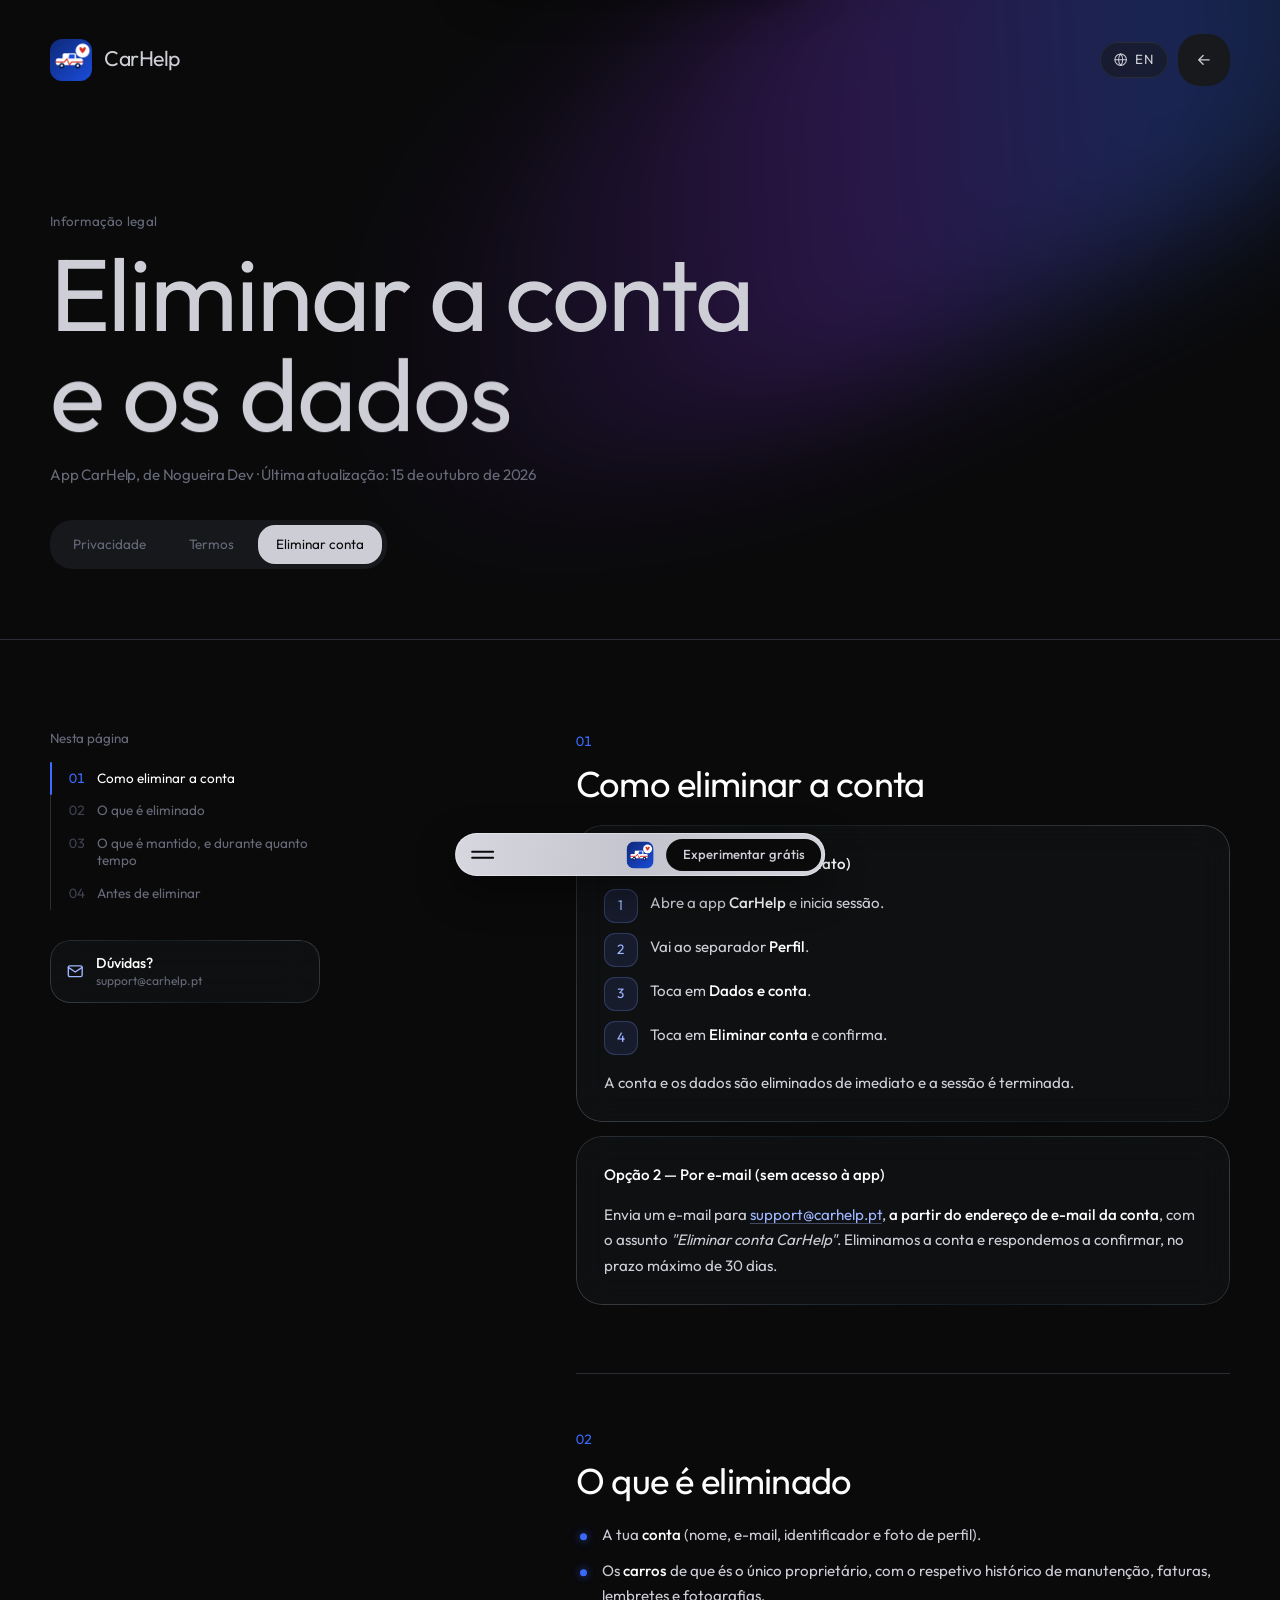
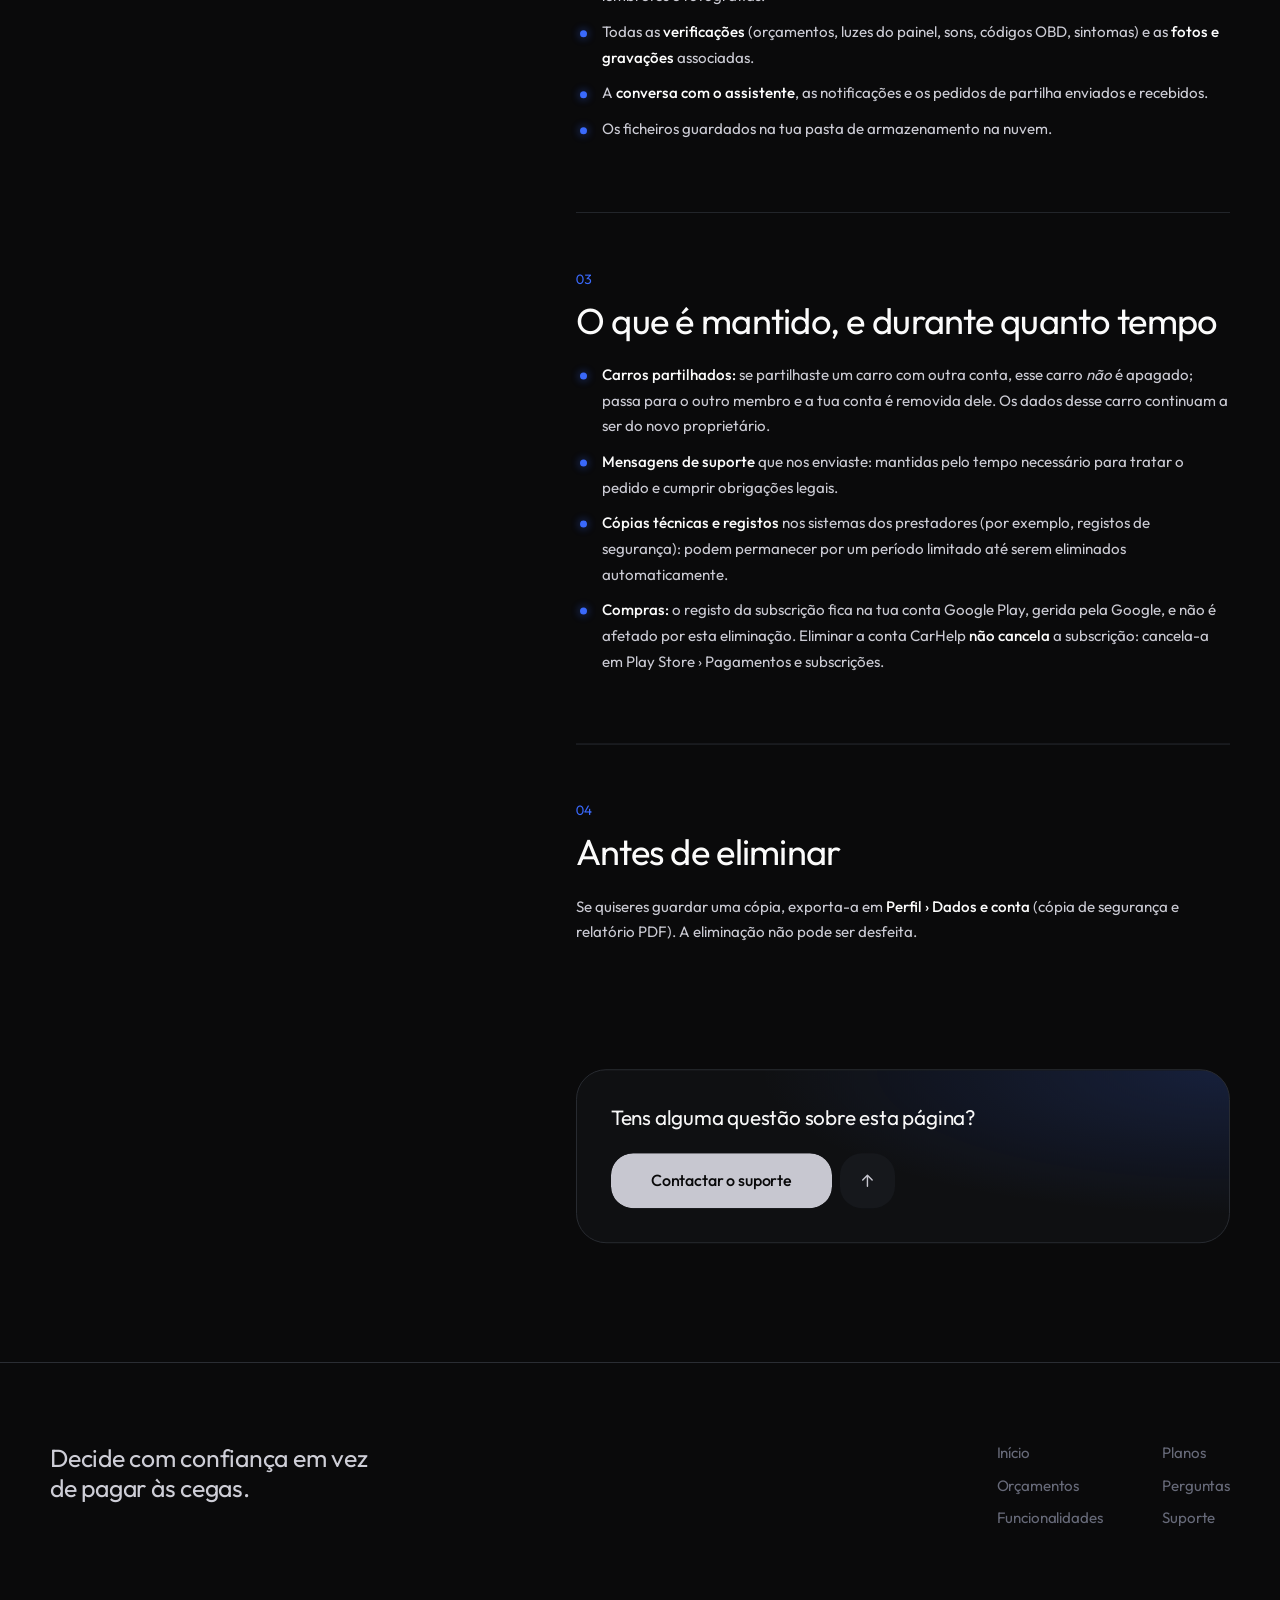
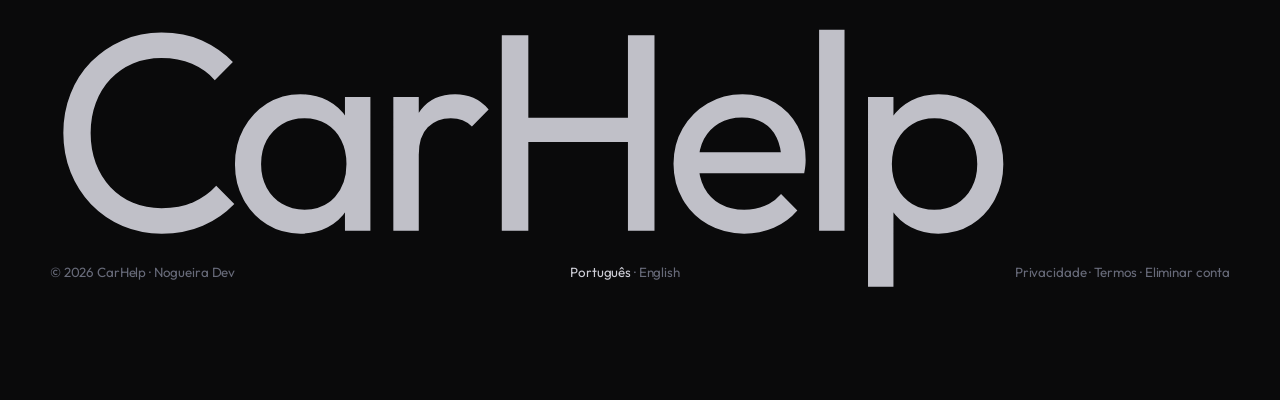
<file: eliminar-conta.html>
<!doctype html>
<html lang="pt-PT" class="no-js">
<head>
  <meta charset="utf-8">
  <meta name="viewport" content="width=device-width, initial-scale=1">
  <title>Eliminar conta e dados — CarHelp</title>
  <meta name="description" content="Como eliminar a tua conta CarHelp e os respetivos dados.">
  <meta name="theme-color" content="#0a0a0b">
  <link rel="canonical" href="https://carhelp.pt/eliminar-conta.html">
  <link rel="alternate" hreflang="pt-PT" href="https://carhelp.pt/eliminar-conta.html">
  <link rel="alternate" hreflang="en" href="https://carhelp.pt/en/delete-account.html">
  <link rel="alternate" hreflang="x-default" href="https://carhelp.pt/eliminar-conta.html">
  <script src="lang.js"></script>
  <link rel="icon" href="favicon.ico" sizes="48x48">
  <link rel="icon" type="image/png" href="favicon-48x48.png" sizes="48x48">
  <link rel="icon" type="image/png" href="icon-192.png" sizes="192x192">
  <link rel="apple-touch-icon" href="apple-touch-icon.png">
  <link rel="preconnect" href="https://fonts.googleapis.com">
  <link rel="preconnect" href="https://fonts.gstatic.com" crossorigin>
  <link href="https://fonts.googleapis.com/css2?family=Outfit:wght@300;400;500&display=swap" rel="stylesheet">
  <link rel="stylesheet" href="site.css">
  <link rel="stylesheet" href="legal.css">
  <script>document.documentElement.classList.replace('no-js', 'js');</script>
</head>
<body class="legal-page">
  <svg width="0" height="0" style="position:absolute" aria-hidden="true">
    <defs>
      <symbol id="i-close" viewBox="0 0 24 24" fill="none" stroke="currentColor" stroke-width="1.8" stroke-linecap="round"><path d="M6 6l12 12M18 6 6 18"/></symbol>
      <symbol id="i-globe" viewBox="0 0 24 24" fill="none" stroke="currentColor" stroke-width="1.6" stroke-linecap="round" stroke-linejoin="round"><circle cx="12" cy="12" r="9"/><path d="M3 12h18M12 3a14 14 0 0 1 0 18M12 3a14 14 0 0 0 0 18"/></symbol>
      <symbol id="i-left" viewBox="0 0 24 24" fill="none" stroke="currentColor" stroke-width="1.8" stroke-linecap="round" stroke-linejoin="round"><path d="M19 12H5M11 6l-6 6 6 6"/></symbol>
      <symbol id="i-up" viewBox="0 0 24 24" fill="none" stroke="currentColor" stroke-width="1.8" stroke-linecap="round" stroke-linejoin="round"><path d="M12 19V5M6 11l6-6 6 6"/></symbol>
      <symbol id="i-mail" viewBox="0 0 24 24" fill="none" stroke="currentColor" stroke-width="1.8" stroke-linecap="round" stroke-linejoin="round"><rect x="3" y="5" width="18" height="14" rx="2"/><path d="m3 7 9 6 9-6"/></symbol>
    </defs>
  </svg>

  <div class="curtain lg-curtain" id="curtain" aria-hidden="true"></div>

  <!-- Barra de navegação (igual à página principal) -->
  <div class="nav-dim" id="navDim" aria-hidden="true"></div>
  <nav class="navbar" id="navbar" aria-label="Navegação">
    <button class="nb-menu" id="nbMenu" type="button" aria-label="Abrir menu" aria-expanded="false" aria-controls="navCard"><i></i><i></i></button>
    <a class="nb-logo" href="index.html" data-page aria-label="CarHelp, voltar à página inicial"><img src="media/app-icon.png" alt=""></a>
    <a class="nb-cta" href="index.html#download" data-page><span class="l">Experimentar grátis</span><span class="s">Experimentar</span></a>
  </nav>
  <div class="nav-card" id="navCard" role="dialog" aria-modal="true" aria-label="Menu" aria-hidden="true">
    <div class="nc-inner">
      <div class="nc-top">
        <div class="nc-links">
          <a href="index.html#topo" data-page>Início</a>
          <a href="index.html#orcamentos" data-page>Orçamentos</a>
          <a href="index.html#garagem" data-page>Garagem</a>
          <a href="index.html#planos" data-page>Planos</a>
          <a href="index.html#perguntas" data-page>Perguntas</a>
        </div>
        <img class="nc-mark" src="media/app-icon.png" alt="">
      </div>
      <hr>
      <div class="nc-small">
        <div><a href="mailto:support@carhelp.pt">Suporte</a><a href="termos.html" data-page>Termos de utilização</a><a href="privacidade.html" data-page>Privacidade</a></div>
        <div><a href="eliminar-conta.html" data-page class="cur">Eliminar conta</a><a href="index.html#ajuda" data-page>Funcionalidades</a></div>
      </div>
      <div class="nc-lang"><span>Idioma</span><div class="nc-seg"><span class="on" lang="pt-PT" aria-current="true">PT</span><a href="en/delete-account.html" hreflang="en" lang="en" data-lang="en" data-page aria-label="English">EN</a></div></div>
      <a class="nc-cta" href="index.html#download" data-page>Experimentar grátis</a>
    </div>
  </div>
  <button class="nc-close" id="ncClose" type="button" aria-label="Fechar menu"><svg><use href="#i-close"/></svg></button>

  <main>
    <header class="lg-hero">
      <div class="aurora a1"></div>
      <div class="lg-top">
        <a class="logo" href="index.html" data-page><img src="media/app-icon.png" alt="">CarHelp</a>
        <div class="lg-top-r">
          <a class="lang-chip" href="en/delete-account.html" hreflang="en" lang="en" data-lang="en" data-page aria-label="English version"><svg><use href="#i-globe"/></svg>EN</a>
          <a class="ibtn ink" href="index.html" data-page aria-label="Voltar à página inicial"><span class="fill"></span><svg><use href="#i-left"/></svg></a>
        </div>
      </div>
      <div class="lg-head">
        <span class="eyebrow" data-hero-in>Informação legal</span>
        <h1 class="h1 lg-h1" data-split><span class="line"><span>Eliminar a conta</span></span><span class="line"><span>e os dados</span></span></h1>
        <p class="p2 grey lg-meta" data-hero-in>App CarHelp, de Nogueira Dev · Última atualização: 15 de outubro de 2026</p>
        <nav class="lg-tabs" aria-label="Páginas legais" data-hero-in>
          <a href="privacidade.html" data-page>Privacidade</a>
          <a href="termos.html" data-page>Termos</a>
          <a href="eliminar-conta.html" data-page class="on" aria-current="page">Eliminar conta</a>
        </nav>
      </div>
    </header>

    <div class="lg-wrap">
      <aside class="lg-toc" aria-label="Nesta página">
        <span class="p3 grey">Nesta página</span>
        <ol>
          <li><a href="#s1"><span>01</span>Como eliminar a conta</a></li>
          <li><a href="#s2"><span>02</span>O que é eliminado</a></li>
          <li><a href="#s3"><span>03</span>O que é mantido, e durante quanto tempo</a></li>
          <li><a href="#s4"><span>04</span>Antes de eliminar</a></li>
        </ol>
        <a class="lg-help glass" href="mailto:support@carhelp.pt"><svg><use href="#i-mail"/></svg><span><b>Dúvidas?</b><small>support@carhelp.pt</small></span></a>
      </aside>
      <article class="legal-body">
      <section class="lg-sec" id="s1" data-fade>
        <span class="lg-num">01</span>
        <h2>Como eliminar a conta</h2>
        <div class="lg-card glass">
          <p><strong>Opção 1 — Dentro da app (imediato)</strong></p>
          <ol class="steps">
            <li>Abre a app <strong>CarHelp</strong> e inicia sessão.</li>
            <li>Vai ao separador <strong>Perfil</strong>.</li>
            <li>Toca em <strong>Dados e conta</strong>.</li>
            <li>Toca em <strong>Eliminar conta</strong> e confirma.</li>
          </ol>
          <p>A conta e os dados são eliminados de imediato e a sessão é terminada.</p>
        </div>
        <div class="lg-card glass">
          <p><strong>Opção 2 — Por e-mail (sem acesso à app)</strong></p>
          <p>Envia um e-mail para <a href="mailto:support@carhelp.pt?subject=Eliminar%20conta%20CarHelp">support@carhelp.pt</a>,
            <strong>a partir do endereço de e-mail da conta</strong>, com o assunto <em>"Eliminar conta CarHelp"</em>.
            Eliminamos a conta e respondemos a confirmar, no prazo máximo de 30 dias.</p>
        </div>
         
      </section>
      <section class="lg-sec" id="s2" data-fade>
        <span class="lg-num">02</span>
        <h2>O que é eliminado</h2>
        <ul>
          <li>A tua <strong>conta</strong> (nome, e-mail, identificador e foto de perfil).</li>
          <li>Os <strong>carros</strong> de que és o único proprietário, com o respetivo histórico de manutenção, faturas, lembretes e fotografias.</li>
          <li>Todas as <strong>verificações</strong> (orçamentos, luzes do painel, sons, códigos OBD, sintomas) e as <strong>fotos e gravações</strong> associadas.</li>
          <li>A <strong>conversa com o assistente</strong>, as notificações e os pedidos de partilha enviados e recebidos.</li>
          <li>Os ficheiros guardados na tua pasta de armazenamento na nuvem.</li>
        </ul>
         
      </section>
      <section class="lg-sec" id="s3" data-fade>
        <span class="lg-num">03</span>
        <h2>O que é mantido, e durante quanto tempo</h2>
        <ul>
          <li><strong>Carros partilhados:</strong> se partilhaste um carro com outra conta, esse carro <em>não</em> é apagado; passa para o outro membro
            e a tua conta é removida dele. Os dados desse carro continuam a ser do novo proprietário.</li>
          <li><strong>Mensagens de suporte</strong> que nos enviaste: mantidas pelo tempo necessário para tratar o pedido e cumprir obrigações legais.</li>
          <li><strong>Cópias técnicas e registos</strong> nos sistemas dos prestadores (por exemplo, registos de segurança): podem permanecer por um período limitado
            até serem eliminados automaticamente.</li>
          <li><strong>Compras:</strong> o registo da subscrição fica na tua conta Google Play, gerida pela Google, e não é afetado por esta eliminação.
            Eliminar a conta CarHelp <strong>não cancela</strong> a subscrição: cancela-a em Play Store › Pagamentos e subscrições.</li>
        </ul>
         
      </section>
      <section class="lg-sec" id="s4" data-fade>
        <span class="lg-num">04</span>
        <h2>Antes de eliminar</h2>
        <p>Se quiseres guardar uma cópia, exporta-a em <strong>Perfil › Dados e conta</strong> (cópia de segurança e relatório PDF).
          A eliminação não pode ser desfeita.</p>
      </section>
        <div class="lg-end" data-fade>
          <p class="p1">Tens alguma questão sobre esta página?</p>
          <div class="lg-end-row">
            <a class="btn" href="mailto:support@carhelp.pt"><span class="bg"></span>Contactar o suporte</a>
            <button class="ibtn ink" type="button" id="toTop" aria-label="Voltar ao topo"><span class="fill"></span><svg><use href="#i-up"/></svg></button>
          </div>
        </div>
      </article>
    </div>
  </main>

  <footer>
    <div class="cols">
      <div style="max-width:24em">
        <p class="h5">Decide com confiança em vez de pagar às cegas.</p>
      </div>
      <nav class="p2">
        <a href="index.html#topo" data-page>Início</a><a href="index.html#planos" data-page>Planos</a>
        <a href="index.html#orcamentos" data-page>Orçamentos</a><a href="index.html#perguntas" data-page>Perguntas</a>
        <a href="index.html#ajuda" data-page>Funcionalidades</a><a href="mailto:support@carhelp.pt">Suporte</a>
      </nav>
    </div>
    <div class="word" aria-hidden="true">CarHelp</div>
    <div class="legal p3">
      <span>© 2026 CarHelp · Nogueira Dev</span>
      <span class="ft-lang"><span lang="pt-PT" aria-current="true">Português</span> · <a href="en/delete-account.html" hreflang="en" lang="en" data-lang="en" data-page>English</a></span>
      <span><a href="privacidade.html" data-page>Privacidade</a> · <a href="termos.html" data-page>Termos</a> · <a href="eliminar-conta.html" data-page>Eliminar conta</a></span>
    </div>
  </footer>

  <script src="vendor/gsap.min.js"></script>
  <script src="vendor/lenis.min.js"></script>
  <script src="legal.js"></script>
</body>
</html>
</file>
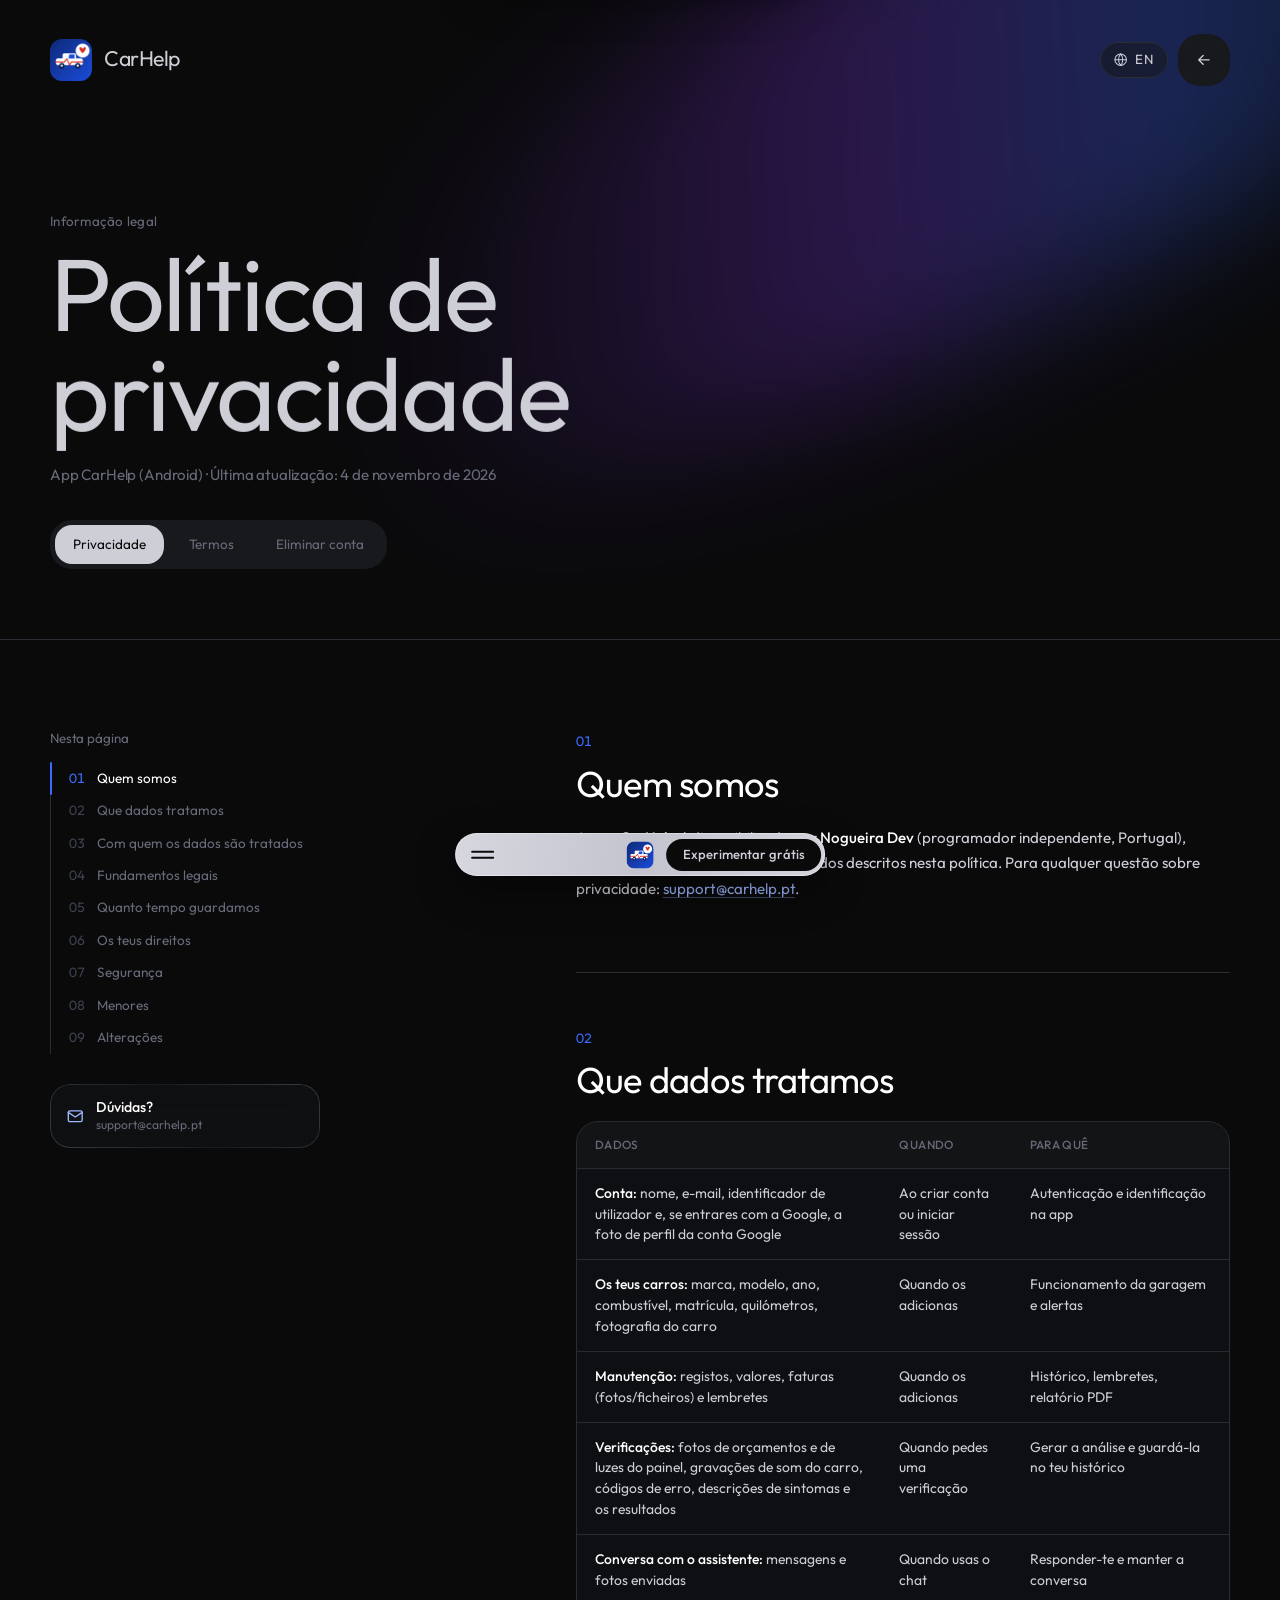
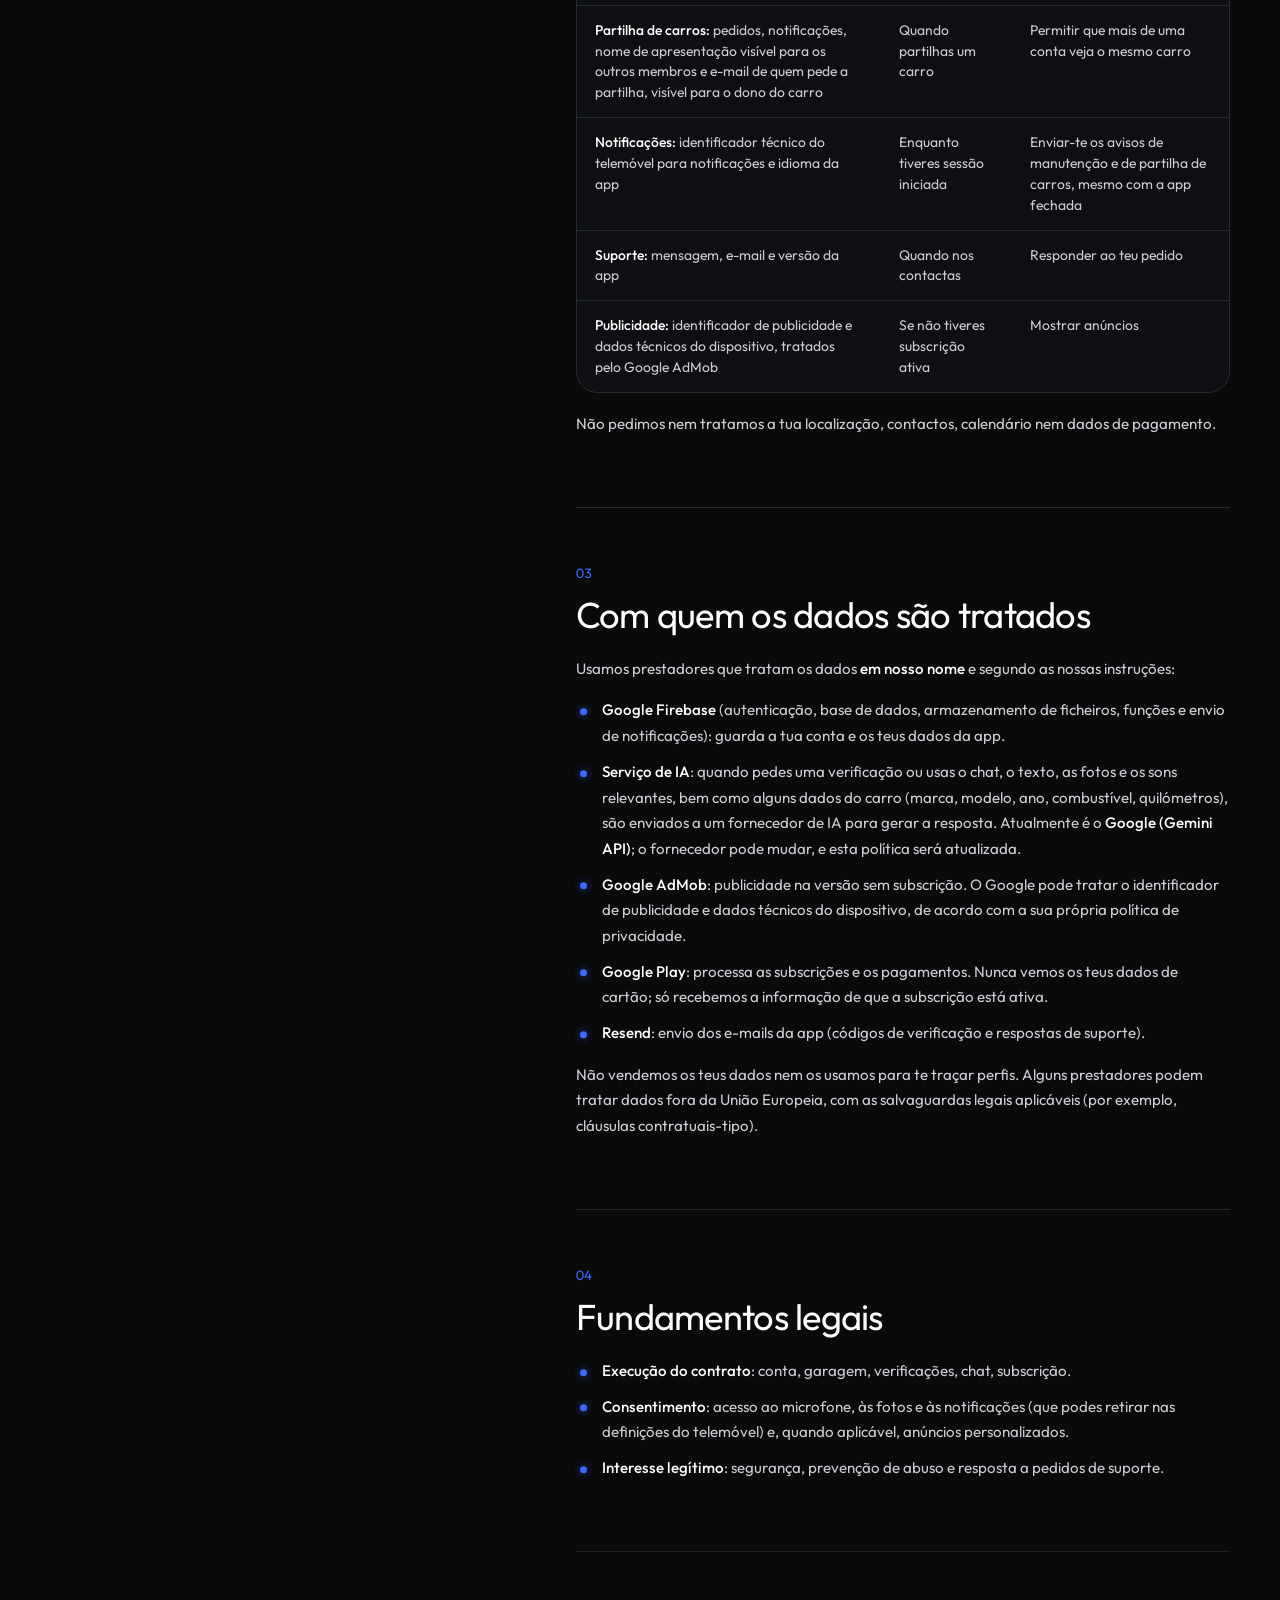
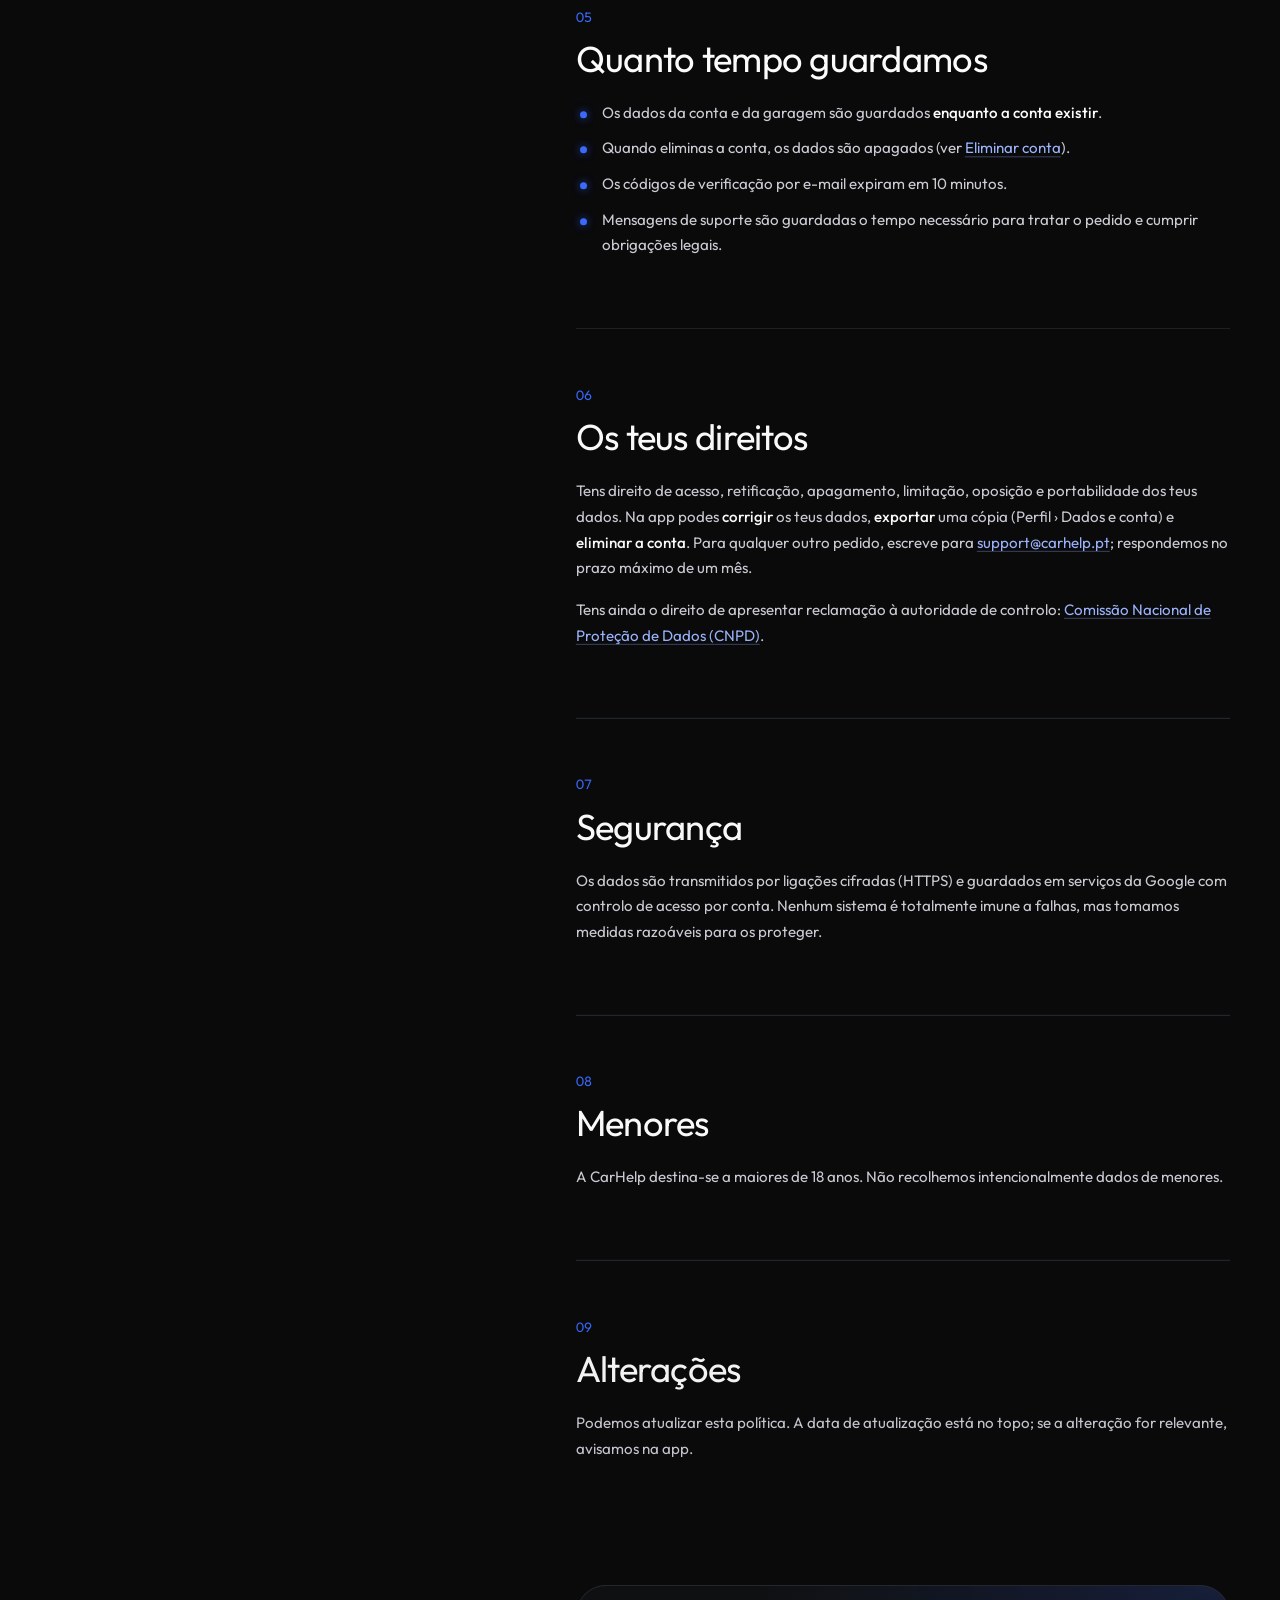
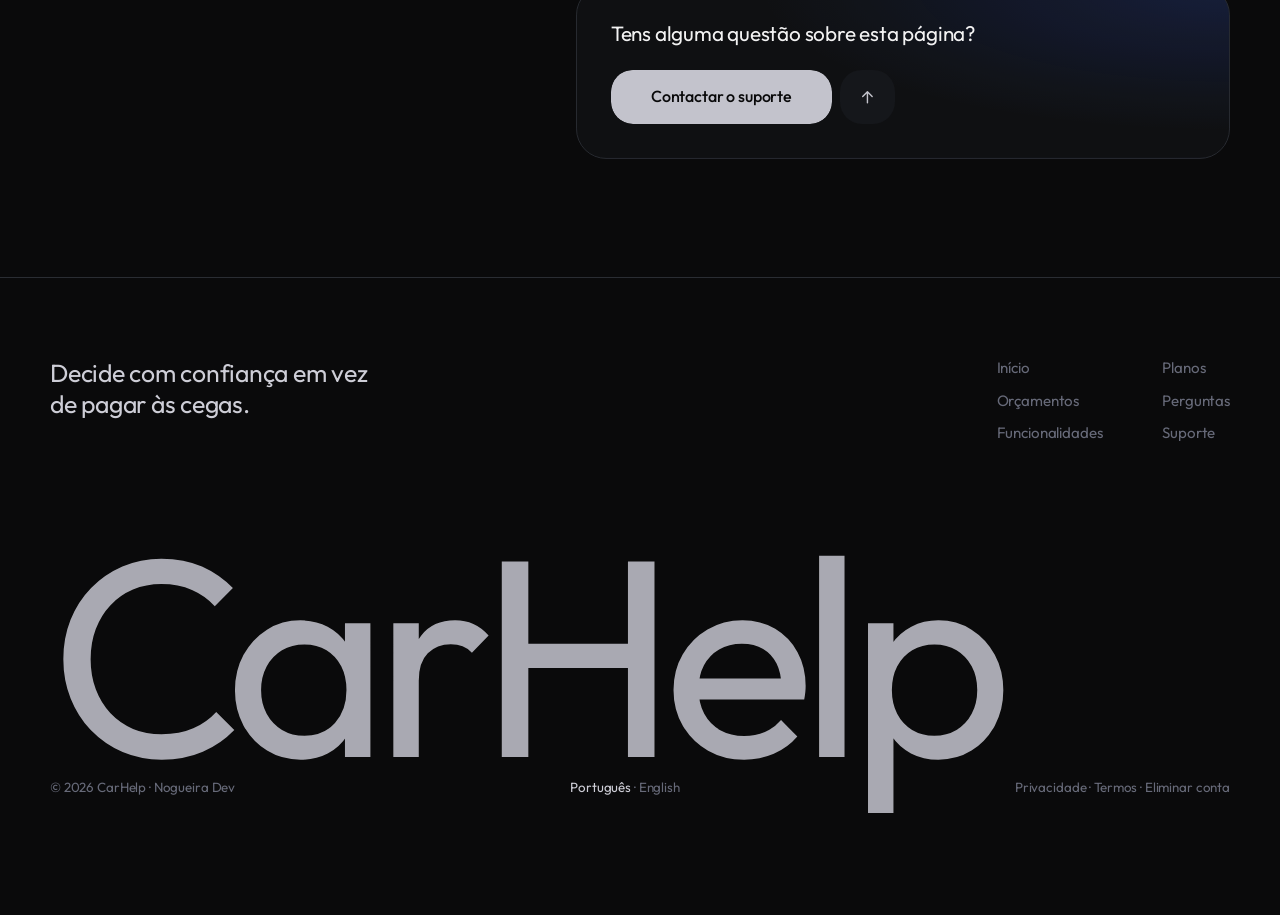
<file: privacidade.html>
<!doctype html>
<html lang="pt-PT" class="no-js">
<head>
  <meta charset="utf-8">
  <meta name="viewport" content="width=device-width, initial-scale=1">
  <title>Política de privacidade — CarHelp</title>
  <meta name="description" content="Política de privacidade da app CarHelp, da Nogueira Dev.">
  <meta name="theme-color" content="#0a0a0b">
  <link rel="canonical" href="https://carhelp.pt/privacidade.html">
  <link rel="alternate" hreflang="pt-PT" href="https://carhelp.pt/privacidade.html">
  <link rel="alternate" hreflang="en" href="https://carhelp.pt/en/privacy.html">
  <link rel="alternate" hreflang="x-default" href="https://carhelp.pt/privacidade.html">
  <script src="lang.js"></script>
  <link rel="icon" href="favicon.ico" sizes="48x48">
  <link rel="icon" type="image/png" href="favicon-48x48.png" sizes="48x48">
  <link rel="icon" type="image/png" href="icon-192.png" sizes="192x192">
  <link rel="apple-touch-icon" href="apple-touch-icon.png">
  <link rel="preconnect" href="https://fonts.googleapis.com">
  <link rel="preconnect" href="https://fonts.gstatic.com" crossorigin>
  <link href="https://fonts.googleapis.com/css2?family=Outfit:wght@300;400;500&display=swap" rel="stylesheet">
  <link rel="stylesheet" href="site.css">
  <link rel="stylesheet" href="legal.css">
  <script>document.documentElement.classList.replace('no-js', 'js');</script>
</head>
<body class="legal-page">
  <svg width="0" height="0" style="position:absolute" aria-hidden="true">
    <defs>
      <symbol id="i-close" viewBox="0 0 24 24" fill="none" stroke="currentColor" stroke-width="1.8" stroke-linecap="round"><path d="M6 6l12 12M18 6 6 18"/></symbol>
      <symbol id="i-globe" viewBox="0 0 24 24" fill="none" stroke="currentColor" stroke-width="1.6" stroke-linecap="round" stroke-linejoin="round"><circle cx="12" cy="12" r="9"/><path d="M3 12h18M12 3a14 14 0 0 1 0 18M12 3a14 14 0 0 0 0 18"/></symbol>
      <symbol id="i-left" viewBox="0 0 24 24" fill="none" stroke="currentColor" stroke-width="1.8" stroke-linecap="round" stroke-linejoin="round"><path d="M19 12H5M11 6l-6 6 6 6"/></symbol>
      <symbol id="i-up" viewBox="0 0 24 24" fill="none" stroke="currentColor" stroke-width="1.8" stroke-linecap="round" stroke-linejoin="round"><path d="M12 19V5M6 11l6-6 6 6"/></symbol>
      <symbol id="i-mail" viewBox="0 0 24 24" fill="none" stroke="currentColor" stroke-width="1.8" stroke-linecap="round" stroke-linejoin="round"><rect x="3" y="5" width="18" height="14" rx="2"/><path d="m3 7 9 6 9-6"/></symbol>
    </defs>
  </svg>

  <div class="curtain lg-curtain" id="curtain" aria-hidden="true"></div>

  <!-- Barra de navegação (igual à página principal) -->
  <div class="nav-dim" id="navDim" aria-hidden="true"></div>
  <nav class="navbar" id="navbar" aria-label="Navegação">
    <button class="nb-menu" id="nbMenu" type="button" aria-label="Abrir menu" aria-expanded="false" aria-controls="navCard"><i></i><i></i></button>
    <a class="nb-logo" href="index.html" data-page aria-label="CarHelp, voltar à página inicial"><img src="media/app-icon.png" alt=""></a>
    <a class="nb-cta" href="index.html#download" data-page><span class="l">Experimentar grátis</span><span class="s">Experimentar</span></a>
  </nav>
  <div class="nav-card" id="navCard" role="dialog" aria-modal="true" aria-label="Menu" aria-hidden="true">
    <div class="nc-inner">
      <div class="nc-top">
        <div class="nc-links">
          <a href="index.html#topo" data-page>Início</a>
          <a href="index.html#orcamentos" data-page>Orçamentos</a>
          <a href="index.html#garagem" data-page>Garagem</a>
          <a href="index.html#planos" data-page>Planos</a>
          <a href="index.html#perguntas" data-page>Perguntas</a>
        </div>
        <img class="nc-mark" src="media/app-icon.png" alt="">
      </div>
      <hr>
      <div class="nc-small">
        <div><a href="mailto:support@carhelp.pt">Suporte</a><a href="termos.html" data-page>Termos de utilização</a><a href="privacidade.html" data-page class="cur">Privacidade</a></div>
        <div><a href="eliminar-conta.html" data-page>Eliminar conta</a><a href="index.html#ajuda" data-page>Funcionalidades</a></div>
      </div>
      <div class="nc-lang"><span>Idioma</span><div class="nc-seg"><span class="on" lang="pt-PT" aria-current="true">PT</span><a href="en/privacy.html" hreflang="en" lang="en" data-lang="en" data-page aria-label="English">EN</a></div></div>
      <a class="nc-cta" href="index.html#download" data-page>Experimentar grátis</a>
    </div>
  </div>
  <button class="nc-close" id="ncClose" type="button" aria-label="Fechar menu"><svg><use href="#i-close"/></svg></button>

  <main>
    <header class="lg-hero">
      <div class="aurora a1"></div>
      <div class="lg-top">
        <a class="logo" href="index.html" data-page><img src="media/app-icon.png" alt="">CarHelp</a>
        <div class="lg-top-r">
          <a class="lang-chip" href="en/privacy.html" hreflang="en" lang="en" data-lang="en" data-page aria-label="English version"><svg><use href="#i-globe"/></svg>EN</a>
          <a class="ibtn ink" href="index.html" data-page aria-label="Voltar à página inicial"><span class="fill"></span><svg><use href="#i-left"/></svg></a>
        </div>
      </div>
      <div class="lg-head">
        <span class="eyebrow" data-hero-in>Informação legal</span>
        <h1 class="h1 lg-h1" data-split><span class="line"><span>Política de</span></span><span class="line"><span>privacidade</span></span></h1>
        <p class="p2 grey lg-meta" data-hero-in>App CarHelp (Android) · Última atualização: 4 de novembro de 2026</p>
        <nav class="lg-tabs" aria-label="Páginas legais" data-hero-in>
          <a href="privacidade.html" data-page class="on" aria-current="page">Privacidade</a>
          <a href="termos.html" data-page>Termos</a>
          <a href="eliminar-conta.html" data-page>Eliminar conta</a>
        </nav>
      </div>
    </header>

    <div class="lg-wrap">
      <aside class="lg-toc" aria-label="Nesta página">
        <span class="p3 grey">Nesta página</span>
        <ol>
          <li><a href="#s1"><span>01</span>Quem somos</a></li>
          <li><a href="#s2"><span>02</span>Que dados tratamos</a></li>
          <li><a href="#s3"><span>03</span>Com quem os dados são tratados</a></li>
          <li><a href="#s4"><span>04</span>Fundamentos legais</a></li>
          <li><a href="#s5"><span>05</span>Quanto tempo guardamos</a></li>
          <li><a href="#s6"><span>06</span>Os teus direitos</a></li>
          <li><a href="#s7"><span>07</span>Segurança</a></li>
          <li><a href="#s8"><span>08</span>Menores</a></li>
          <li><a href="#s9"><span>09</span>Alterações</a></li>
        </ol>
        <a class="lg-help glass" href="mailto:support@carhelp.pt"><svg><use href="#i-mail"/></svg><span><b>Dúvidas?</b><small>support@carhelp.pt</small></span></a>
      </aside>
      <article class="legal-body">
      <section class="lg-sec" id="s1" data-fade>
        <span class="lg-num">01</span>
        <h2>Quem somos</h2>
        <p>A app <strong>CarHelp</strong> é disponibilizada por <strong>Nogueira Dev</strong> (programador independente, Portugal),
          responsável pelo tratamento dos dados descritos nesta política. Para qualquer questão sobre
          privacidade: <a href="mailto:support@carhelp.pt">support@carhelp.pt</a>.</p>
         
      </section>
      <section class="lg-sec" id="s2" data-fade>
        <span class="lg-num">02</span>
        <h2>Que dados tratamos</h2>
        <div class="lg-table"><table>
          <tr><th>Dados</th><th>Quando</th><th>Para quê</th></tr>
          <tr><td><strong>Conta:</strong> nome, e-mail, identificador de utilizador e, se entrares com a Google, a foto de perfil da conta Google</td><td>Ao criar conta ou iniciar sessão</td><td>Autenticação e identificação na app</td></tr>
          <tr><td><strong>Os teus carros:</strong> marca, modelo, ano, combustível, matrícula, quilómetros, fotografia do carro</td><td>Quando os adicionas</td><td>Funcionamento da garagem e alertas</td></tr>
          <tr><td><strong>Manutenção:</strong> registos, valores, faturas (fotos/ficheiros) e lembretes</td><td>Quando os adicionas</td><td>Histórico, lembretes, relatório PDF</td></tr>
          <tr><td><strong>Verificações:</strong> fotos de orçamentos e de luzes do painel, gravações de som do carro, códigos de erro, descrições de sintomas e os resultados</td><td>Quando pedes uma verificação</td><td>Gerar a análise e guardá-la no teu histórico</td></tr>
          <tr><td><strong>Conversa com o assistente:</strong> mensagens e fotos enviadas</td><td>Quando usas o chat</td><td>Responder-te e manter a conversa</td></tr>
          <tr><td><strong>Partilha de carros:</strong> pedidos, notificações, nome de apresentação visível para os outros membros e e-mail de quem pede a partilha, visível para o dono do carro</td><td>Quando partilhas um carro</td><td>Permitir que mais de uma conta veja o mesmo carro</td></tr>
          <tr><td><strong>Notificações:</strong> identificador técnico do telemóvel para notificações e idioma da app</td><td>Enquanto tiveres sessão iniciada</td><td>Enviar-te os avisos de manutenção e de partilha de carros, mesmo com a app fechada</td></tr>
          <tr><td><strong>Suporte:</strong> mensagem, e-mail e versão da app</td><td>Quando nos contactas</td><td>Responder ao teu pedido</td></tr>
          <tr><td><strong>Publicidade:</strong> identificador de publicidade e dados técnicos do dispositivo, tratados pelo Google AdMob</td><td>Se não tiveres subscrição ativa</td><td>Mostrar anúncios</td></tr>
        </table></div>
        <p>Não pedimos nem tratamos a tua localização, contactos, calendário nem dados de pagamento.</p>
         
      </section>
      <section class="lg-sec" id="s3" data-fade>
        <span class="lg-num">03</span>
        <h2>Com quem os dados são tratados</h2>
        <p>Usamos prestadores que tratam os dados <strong>em nosso nome</strong> e segundo as nossas instruções:</p>
        <ul>
          <li><strong>Google Firebase</strong> (autenticação, base de dados, armazenamento de ficheiros, funções e envio de notificações): guarda a tua conta e os teus dados da app.</li>
          <li><strong>Serviço de IA</strong>: quando pedes uma verificação ou usas o chat, o texto, as fotos e os sons relevantes, bem como alguns dados do carro (marca, modelo, ano, combustível, quilómetros), são enviados a um fornecedor de IA para gerar a resposta. Atualmente é o <strong>Google (Gemini API)</strong>; o fornecedor pode mudar, e esta política será atualizada.</li>
          <li><strong>Google AdMob</strong>: publicidade na versão sem subscrição. O Google pode tratar o identificador de publicidade e dados técnicos do dispositivo, de acordo com a sua própria política de privacidade.</li>
          <li><strong>Google Play</strong>: processa as subscrições e os pagamentos. Nunca vemos os teus dados de cartão; só recebemos a informação de que a subscrição está ativa.</li>
          <li><strong>Resend</strong>: envio dos e-mails da app (códigos de verificação e respostas de suporte).</li>
        </ul>
        <p>Não vendemos os teus dados nem os usamos para te traçar perfis. Alguns prestadores podem tratar dados fora da União Europeia,
          com as salvaguardas legais aplicáveis (por exemplo, cláusulas contratuais-tipo).</p>
         
      </section>
      <section class="lg-sec" id="s4" data-fade>
        <span class="lg-num">04</span>
        <h2>Fundamentos legais</h2>
        <ul>
          <li><strong>Execução do contrato</strong>: conta, garagem, verificações, chat, subscrição.</li>
          <li><strong>Consentimento</strong>: acesso ao microfone, às fotos e às notificações (que podes retirar nas definições do telemóvel) e, quando aplicável, anúncios personalizados.</li>
          <li><strong>Interesse legítimo</strong>: segurança, prevenção de abuso e resposta a pedidos de suporte.</li>
        </ul>
         
      </section>
      <section class="lg-sec" id="s5" data-fade>
        <span class="lg-num">05</span>
        <h2>Quanto tempo guardamos</h2>
        <ul>
          <li>Os dados da conta e da garagem são guardados <strong>enquanto a conta existir</strong>.</li>
          <li>Quando eliminas a conta, os dados são apagados (ver <a href="eliminar-conta.html">Eliminar conta</a>).</li>
          <li>Os códigos de verificação por e-mail expiram em 10 minutos.</li>
          <li>Mensagens de suporte são guardadas o tempo necessário para tratar o pedido e cumprir obrigações legais.</li>
        </ul>
         
      </section>
      <section class="lg-sec" id="s6" data-fade>
        <span class="lg-num">06</span>
        <h2>Os teus direitos</h2>
        <p>Tens direito de acesso, retificação, apagamento, limitação, oposição e portabilidade dos teus dados.
          Na app podes <strong>corrigir</strong> os teus dados, <strong>exportar</strong> uma cópia (Perfil › Dados e conta) e
          <strong>eliminar a conta</strong>. Para qualquer outro pedido, escreve para
          <a href="mailto:support@carhelp.pt">support@carhelp.pt</a>; respondemos no prazo máximo de um mês.</p>
        <p>Tens ainda o direito de apresentar reclamação à autoridade de controlo:
          <a href="https://www.cnpd.pt">Comissão Nacional de Proteção de Dados (CNPD)</a>.</p>
         
      </section>
      <section class="lg-sec" id="s7" data-fade>
        <span class="lg-num">07</span>
        <h2>Segurança</h2>
        <p>Os dados são transmitidos por ligações cifradas (HTTPS) e guardados em serviços da Google com controlo de acesso por conta.
          Nenhum sistema é totalmente imune a falhas, mas tomamos medidas razoáveis para os proteger.</p>
         
      </section>
      <section class="lg-sec" id="s8" data-fade>
        <span class="lg-num">08</span>
        <h2>Menores</h2>
        <p>A CarHelp destina-se a maiores de 18 anos. Não recolhemos intencionalmente dados de menores.</p>
         
      </section>
      <section class="lg-sec" id="s9" data-fade>
        <span class="lg-num">09</span>
        <h2>Alterações</h2>
        <p>Podemos atualizar esta política. A data de atualização está no topo; se a alteração for relevante, avisamos na app.</p>
      </section>
        <div class="lg-end" data-fade>
          <p class="p1">Tens alguma questão sobre esta página?</p>
          <div class="lg-end-row">
            <a class="btn" href="mailto:support@carhelp.pt"><span class="bg"></span>Contactar o suporte</a>
            <button class="ibtn ink" type="button" id="toTop" aria-label="Voltar ao topo"><span class="fill"></span><svg><use href="#i-up"/></svg></button>
          </div>
        </div>
      </article>
    </div>
  </main>

  <footer>
    <div class="cols">
      <div style="max-width:24em">
        <p class="h5">Decide com confiança em vez de pagar às cegas.</p>
      </div>
      <nav class="p2">
        <a href="index.html#topo" data-page>Início</a><a href="index.html#planos" data-page>Planos</a>
        <a href="index.html#orcamentos" data-page>Orçamentos</a><a href="index.html#perguntas" data-page>Perguntas</a>
        <a href="index.html#ajuda" data-page>Funcionalidades</a><a href="mailto:support@carhelp.pt">Suporte</a>
      </nav>
    </div>
    <div class="word" aria-hidden="true">CarHelp</div>
    <div class="legal p3">
      <span>© 2026 CarHelp · Nogueira Dev</span>
      <span class="ft-lang"><span lang="pt-PT" aria-current="true">Português</span> · <a href="en/privacy.html" hreflang="en" lang="en" data-lang="en" data-page>English</a></span>
      <span><a href="privacidade.html" data-page>Privacidade</a> · <a href="termos.html" data-page>Termos</a> · <a href="eliminar-conta.html" data-page>Eliminar conta</a></span>
    </div>
  </footer>

  <script src="vendor/gsap.min.js"></script>
  <script src="vendor/lenis.min.js"></script>
  <script src="legal.js"></script>
</body>
</html>
</file>
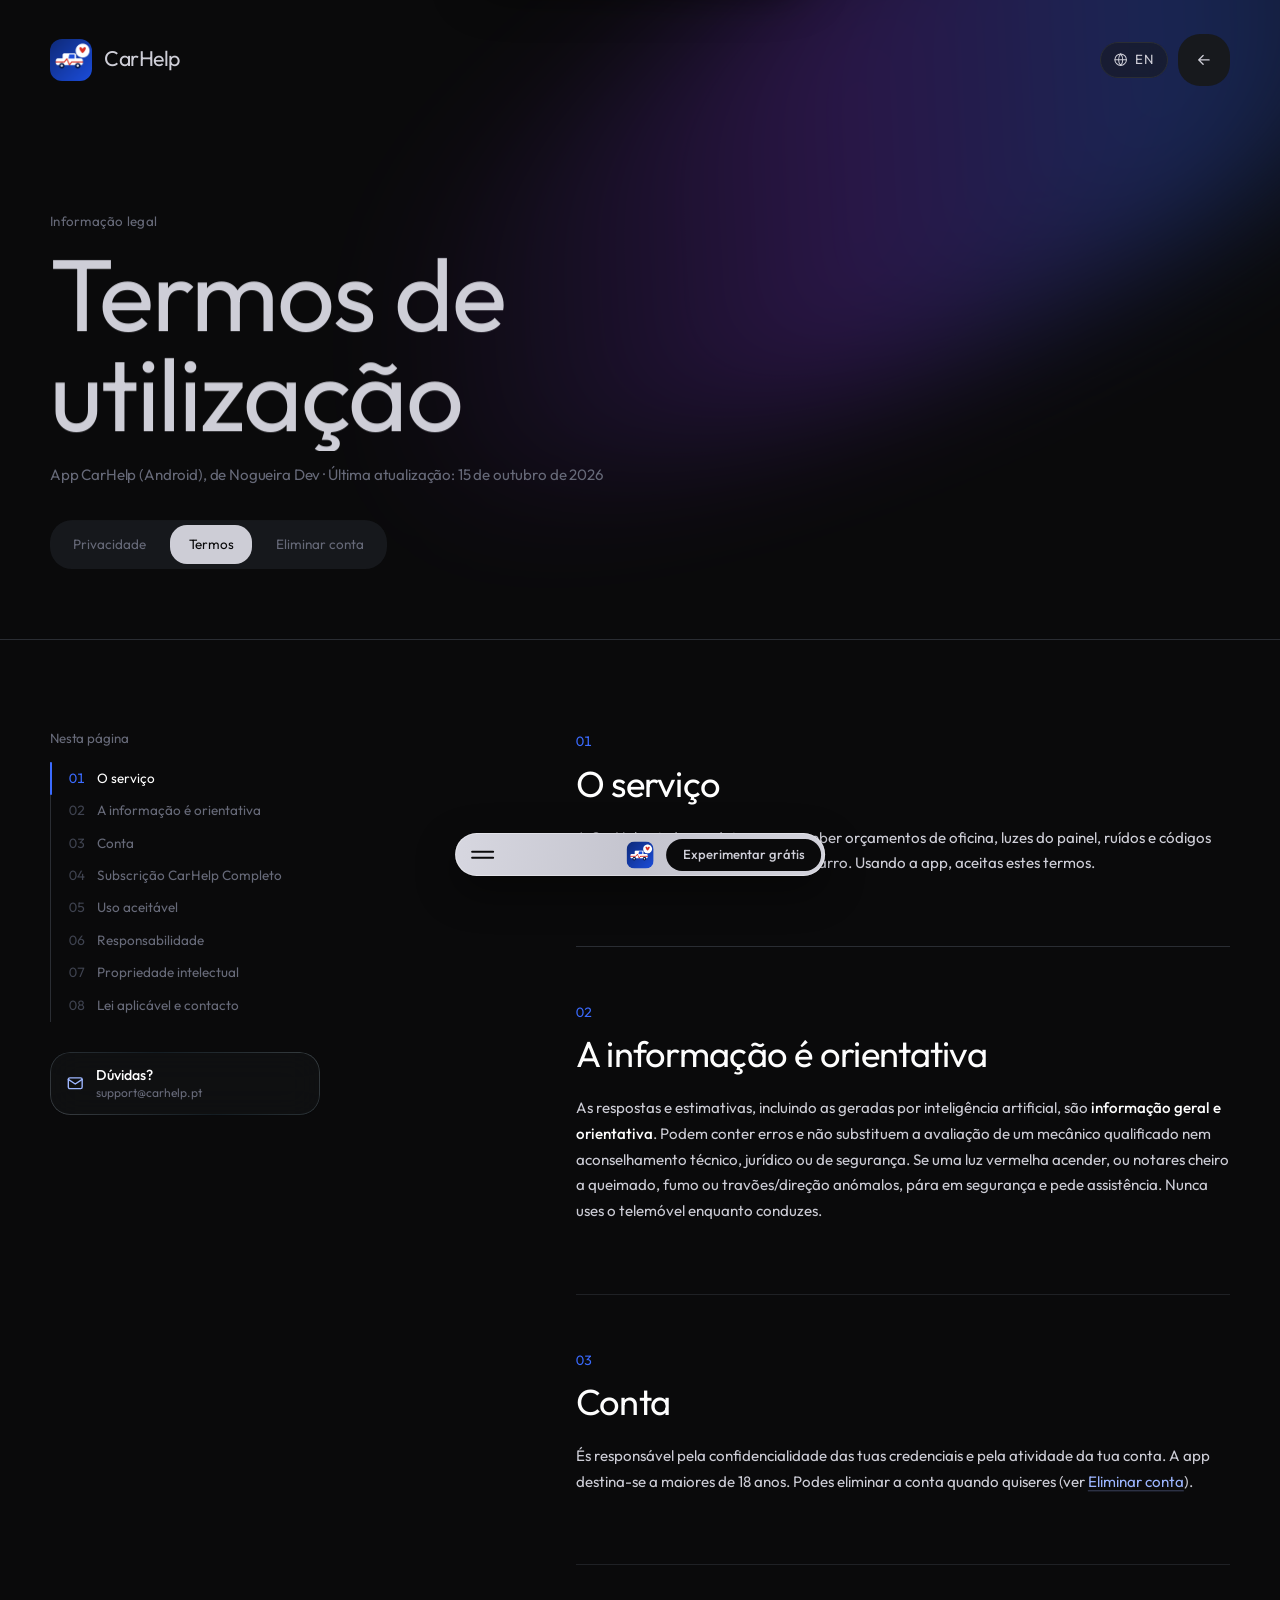
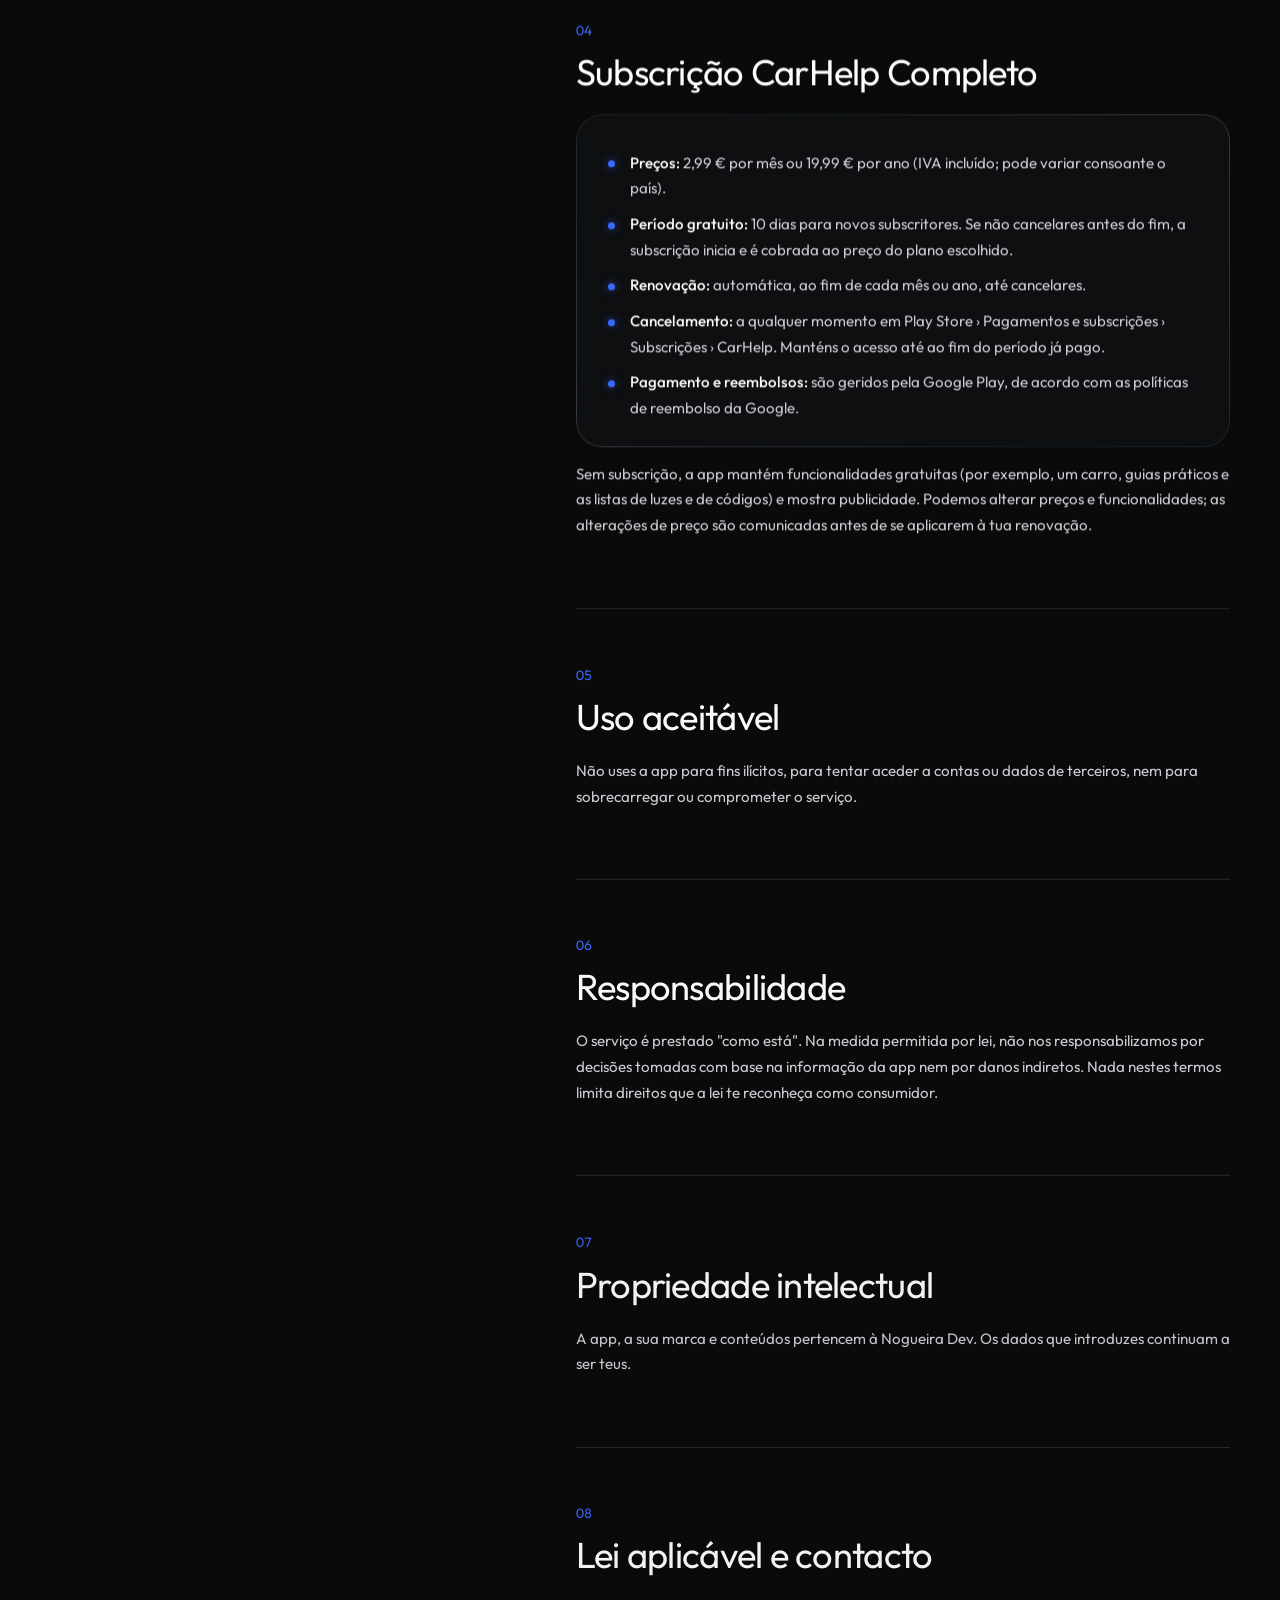
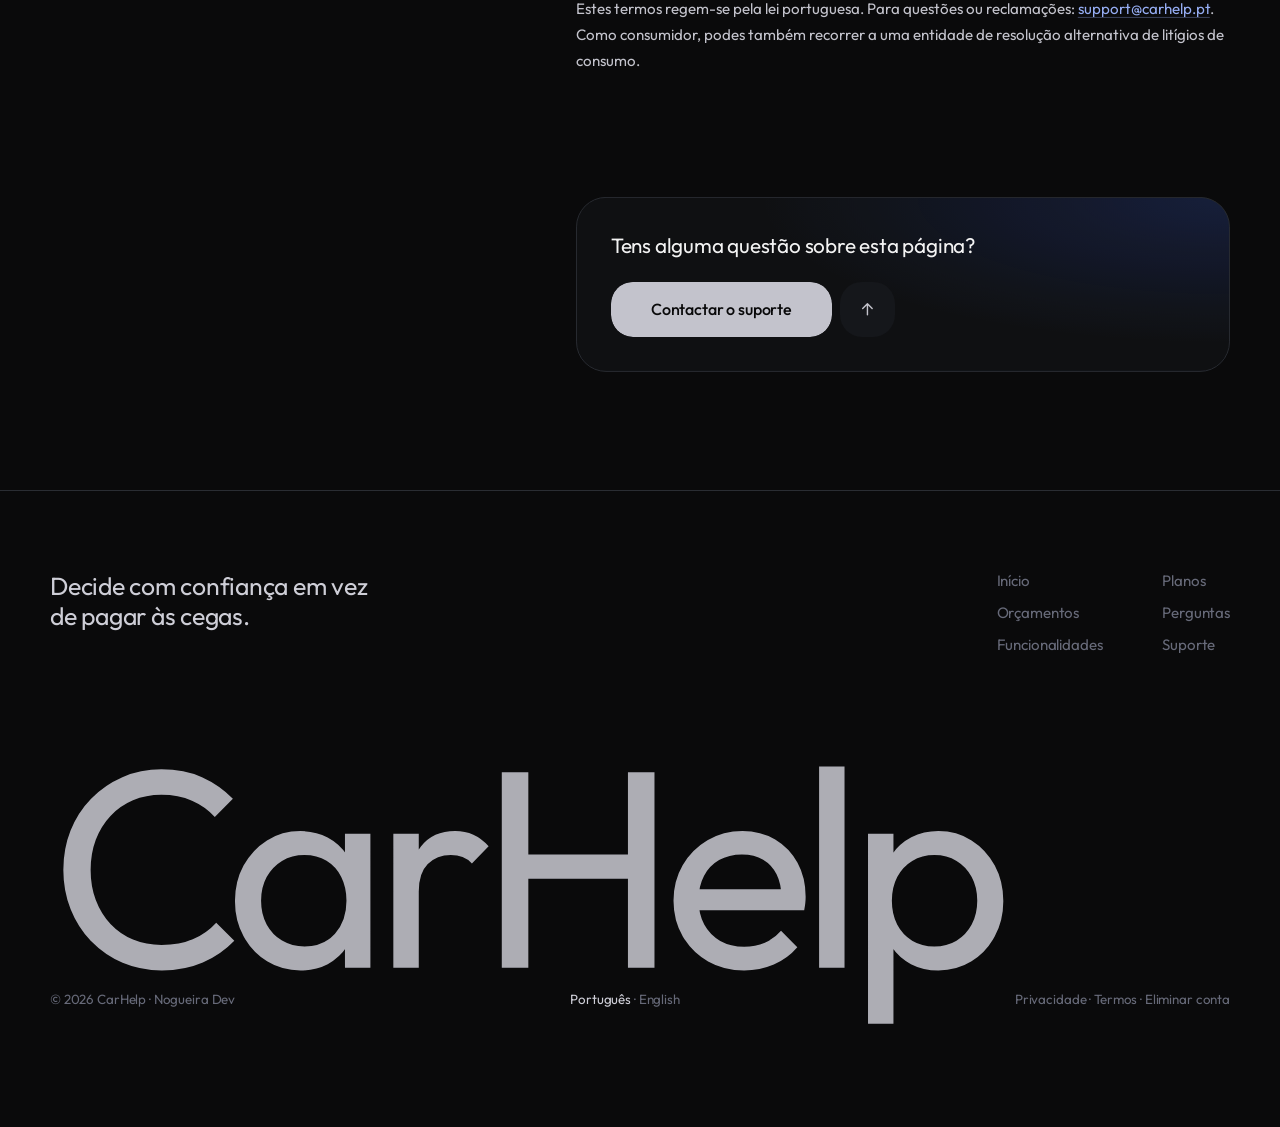
<file: termos.html>
<!doctype html>
<html lang="pt-PT" class="no-js">
<head>
  <meta charset="utf-8">
  <meta name="viewport" content="width=device-width, initial-scale=1">
  <title>Termos de utilização e subscrição — CarHelp</title>
  <meta name="description" content="Termos de utilização e condições da subscrição da app CarHelp.">
  <meta name="theme-color" content="#0a0a0b">
  <link rel="canonical" href="https://carhelp.pt/termos.html">
  <link rel="alternate" hreflang="pt-PT" href="https://carhelp.pt/termos.html">
  <link rel="alternate" hreflang="en" href="https://carhelp.pt/en/terms.html">
  <link rel="alternate" hreflang="x-default" href="https://carhelp.pt/termos.html">
  <script src="lang.js"></script>
  <link rel="icon" href="favicon.ico" sizes="48x48">
  <link rel="icon" type="image/png" href="favicon-48x48.png" sizes="48x48">
  <link rel="icon" type="image/png" href="icon-192.png" sizes="192x192">
  <link rel="apple-touch-icon" href="apple-touch-icon.png">
  <link rel="preconnect" href="https://fonts.googleapis.com">
  <link rel="preconnect" href="https://fonts.gstatic.com" crossorigin>
  <link href="https://fonts.googleapis.com/css2?family=Outfit:wght@300;400;500&display=swap" rel="stylesheet">
  <link rel="stylesheet" href="site.css">
  <link rel="stylesheet" href="legal.css">
  <script>document.documentElement.classList.replace('no-js', 'js');</script>
</head>
<body class="legal-page">
  <svg width="0" height="0" style="position:absolute" aria-hidden="true">
    <defs>
      <symbol id="i-close" viewBox="0 0 24 24" fill="none" stroke="currentColor" stroke-width="1.8" stroke-linecap="round"><path d="M6 6l12 12M18 6 6 18"/></symbol>
      <symbol id="i-globe" viewBox="0 0 24 24" fill="none" stroke="currentColor" stroke-width="1.6" stroke-linecap="round" stroke-linejoin="round"><circle cx="12" cy="12" r="9"/><path d="M3 12h18M12 3a14 14 0 0 1 0 18M12 3a14 14 0 0 0 0 18"/></symbol>
      <symbol id="i-left" viewBox="0 0 24 24" fill="none" stroke="currentColor" stroke-width="1.8" stroke-linecap="round" stroke-linejoin="round"><path d="M19 12H5M11 6l-6 6 6 6"/></symbol>
      <symbol id="i-up" viewBox="0 0 24 24" fill="none" stroke="currentColor" stroke-width="1.8" stroke-linecap="round" stroke-linejoin="round"><path d="M12 19V5M6 11l6-6 6 6"/></symbol>
      <symbol id="i-mail" viewBox="0 0 24 24" fill="none" stroke="currentColor" stroke-width="1.8" stroke-linecap="round" stroke-linejoin="round"><rect x="3" y="5" width="18" height="14" rx="2"/><path d="m3 7 9 6 9-6"/></symbol>
    </defs>
  </svg>

  <div class="curtain lg-curtain" id="curtain" aria-hidden="true"></div>

  <!-- Barra de navegação (igual à página principal) -->
  <div class="nav-dim" id="navDim" aria-hidden="true"></div>
  <nav class="navbar" id="navbar" aria-label="Navegação">
    <button class="nb-menu" id="nbMenu" type="button" aria-label="Abrir menu" aria-expanded="false" aria-controls="navCard"><i></i><i></i></button>
    <a class="nb-logo" href="index.html" data-page aria-label="CarHelp, voltar à página inicial"><img src="media/app-icon.png" alt=""></a>
    <a class="nb-cta" href="index.html#download" data-page><span class="l">Experimentar grátis</span><span class="s">Experimentar</span></a>
  </nav>
  <div class="nav-card" id="navCard" role="dialog" aria-modal="true" aria-label="Menu" aria-hidden="true">
    <div class="nc-inner">
      <div class="nc-top">
        <div class="nc-links">
          <a href="index.html#topo" data-page>Início</a>
          <a href="index.html#orcamentos" data-page>Orçamentos</a>
          <a href="index.html#garagem" data-page>Garagem</a>
          <a href="index.html#planos" data-page>Planos</a>
          <a href="index.html#perguntas" data-page>Perguntas</a>
        </div>
        <img class="nc-mark" src="media/app-icon.png" alt="">
      </div>
      <hr>
      <div class="nc-small">
        <div><a href="mailto:support@carhelp.pt">Suporte</a><a href="termos.html" data-page class="cur">Termos de utilização</a><a href="privacidade.html" data-page>Privacidade</a></div>
        <div><a href="eliminar-conta.html" data-page>Eliminar conta</a><a href="index.html#ajuda" data-page>Funcionalidades</a></div>
      </div>
      <div class="nc-lang"><span>Idioma</span><div class="nc-seg"><span class="on" lang="pt-PT" aria-current="true">PT</span><a href="en/terms.html" hreflang="en" lang="en" data-lang="en" data-page aria-label="English">EN</a></div></div>
      <a class="nc-cta" href="index.html#download" data-page>Experimentar grátis</a>
    </div>
  </div>
  <button class="nc-close" id="ncClose" type="button" aria-label="Fechar menu"><svg><use href="#i-close"/></svg></button>

  <main>
    <header class="lg-hero">
      <div class="aurora a1"></div>
      <div class="lg-top">
        <a class="logo" href="index.html" data-page><img src="media/app-icon.png" alt="">CarHelp</a>
        <div class="lg-top-r">
          <a class="lang-chip" href="en/terms.html" hreflang="en" lang="en" data-lang="en" data-page aria-label="English version"><svg><use href="#i-globe"/></svg>EN</a>
          <a class="ibtn ink" href="index.html" data-page aria-label="Voltar à página inicial"><span class="fill"></span><svg><use href="#i-left"/></svg></a>
        </div>
      </div>
      <div class="lg-head">
        <span class="eyebrow" data-hero-in>Informação legal</span>
        <h1 class="h1 lg-h1" data-split><span class="line"><span>Termos de</span></span><span class="line"><span>utilização</span></span></h1>
        <p class="p2 grey lg-meta" data-hero-in>App CarHelp (Android), de Nogueira Dev · Última atualização: 15 de outubro de 2026</p>
        <nav class="lg-tabs" aria-label="Páginas legais" data-hero-in>
          <a href="privacidade.html" data-page>Privacidade</a>
          <a href="termos.html" data-page class="on" aria-current="page">Termos</a>
          <a href="eliminar-conta.html" data-page>Eliminar conta</a>
        </nav>
      </div>
    </header>

    <div class="lg-wrap">
      <aside class="lg-toc" aria-label="Nesta página">
        <span class="p3 grey">Nesta página</span>
        <ol>
          <li><a href="#s1"><span>01</span>O serviço</a></li>
          <li><a href="#s2"><span>02</span>A informação é orientativa</a></li>
          <li><a href="#s3"><span>03</span>Conta</a></li>
          <li><a href="#s4"><span>04</span>Subscrição CarHelp Completo</a></li>
          <li><a href="#s5"><span>05</span>Uso aceitável</a></li>
          <li><a href="#s6"><span>06</span>Responsabilidade</a></li>
          <li><a href="#s7"><span>07</span>Propriedade intelectual</a></li>
          <li><a href="#s8"><span>08</span>Lei aplicável e contacto</a></li>
        </ol>
        <a class="lg-help glass" href="mailto:support@carhelp.pt"><svg><use href="#i-mail"/></svg><span><b>Dúvidas?</b><small>support@carhelp.pt</small></span></a>
      </aside>
      <article class="legal-body">
      <section class="lg-sec" id="s1" data-fade>
        <span class="lg-num">01</span>
        <h2>O serviço</h2>
        <p>A CarHelp ajuda condutores a perceber orçamentos de oficina, luzes do painel, ruídos e códigos de erro, e a gerir a manutenção
          do carro. Usando a app, aceitas estes termos.</p>
         
      </section>
      <section class="lg-sec" id="s2" data-fade>
        <span class="lg-num">02</span>
        <h2>A informação é orientativa</h2>
        <p>As respostas e estimativas, incluindo as geradas por inteligência artificial, são <strong>informação geral e orientativa</strong>.
          Podem conter erros e não substituem a avaliação de um mecânico qualificado nem aconselhamento técnico, jurídico ou de segurança.
          Se uma luz vermelha acender, ou notares cheiro a queimado, fumo ou travões/direção anómalos, pára em segurança e pede assistência.
          Nunca uses o telemóvel enquanto conduzes.</p>
         
      </section>
      <section class="lg-sec" id="s3" data-fade>
        <span class="lg-num">03</span>
        <h2>Conta</h2>
        <p>És responsável pela confidencialidade das tuas credenciais e pela atividade da tua conta. A app destina-se a maiores de 18 anos.
          Podes eliminar a conta quando quiseres (ver <a href="eliminar-conta.html">Eliminar conta</a>).</p>
         
      </section>
      <section class="lg-sec" id="s4" data-fade>
        <span class="lg-num">04</span>
        <h2>Subscrição CarHelp Completo</h2>
        <div class="lg-card glass">
          <ul>
            <li><strong>Preços:</strong> 2,99 € por mês ou 19,99 € por ano (IVA incluído; pode variar consoante o país).</li>
            <li><strong>Período gratuito:</strong> 10 dias para novos subscritores. Se não cancelares antes do fim, a subscrição inicia
              e é cobrada ao preço do plano escolhido.</li>
            <li><strong>Renovação:</strong> automática, ao fim de cada mês ou ano, até cancelares.</li>
            <li><strong>Cancelamento:</strong> a qualquer momento em Play Store › Pagamentos e subscrições › Subscrições › CarHelp.
              Manténs o acesso até ao fim do período já pago.</li>
            <li><strong>Pagamento e reembolsos:</strong> são geridos pela Google Play, de acordo com as políticas de reembolso da Google.</li>
          </ul>
        </div>
        <p>Sem subscrição, a app mantém funcionalidades gratuitas (por exemplo, um carro, guias práticos e as listas de luzes e de códigos)
          e mostra publicidade. Podemos alterar preços e funcionalidades; as alterações de preço são comunicadas antes de se aplicarem à tua renovação.</p>
         
      </section>
      <section class="lg-sec" id="s5" data-fade>
        <span class="lg-num">05</span>
        <h2>Uso aceitável</h2>
        <p>Não uses a app para fins ilícitos, para tentar aceder a contas ou dados de terceiros, nem para sobrecarregar ou comprometer o serviço.</p>
         
      </section>
      <section class="lg-sec" id="s6" data-fade>
        <span class="lg-num">06</span>
        <h2>Responsabilidade</h2>
        <p>O serviço é prestado "como está". Na medida permitida por lei, não nos responsabilizamos por decisões tomadas com base
          na informação da app nem por danos indiretos. Nada nestes termos limita direitos que a lei te reconheça como consumidor.</p>
         
      </section>
      <section class="lg-sec" id="s7" data-fade>
        <span class="lg-num">07</span>
        <h2>Propriedade intelectual</h2>
        <p>A app, a sua marca e conteúdos pertencem à Nogueira Dev. Os dados que introduzes continuam a ser teus.</p>
         
      </section>
      <section class="lg-sec" id="s8" data-fade>
        <span class="lg-num">08</span>
        <h2>Lei aplicável e contacto</h2>
        <p>Estes termos regem-se pela lei portuguesa. Para questões ou reclamações:
          <a href="mailto:support@carhelp.pt">support@carhelp.pt</a>. Como consumidor, podes também recorrer a uma entidade de
          resolução alternativa de litígios de consumo.</p>
      </section>
        <div class="lg-end" data-fade>
          <p class="p1">Tens alguma questão sobre esta página?</p>
          <div class="lg-end-row">
            <a class="btn" href="mailto:support@carhelp.pt"><span class="bg"></span>Contactar o suporte</a>
            <button class="ibtn ink" type="button" id="toTop" aria-label="Voltar ao topo"><span class="fill"></span><svg><use href="#i-up"/></svg></button>
          </div>
        </div>
      </article>
    </div>
  </main>

  <footer>
    <div class="cols">
      <div style="max-width:24em">
        <p class="h5">Decide com confiança em vez de pagar às cegas.</p>
      </div>
      <nav class="p2">
        <a href="index.html#topo" data-page>Início</a><a href="index.html#planos" data-page>Planos</a>
        <a href="index.html#orcamentos" data-page>Orçamentos</a><a href="index.html#perguntas" data-page>Perguntas</a>
        <a href="index.html#ajuda" data-page>Funcionalidades</a><a href="mailto:support@carhelp.pt">Suporte</a>
      </nav>
    </div>
    <div class="word" aria-hidden="true">CarHelp</div>
    <div class="legal p3">
      <span>© 2026 CarHelp · Nogueira Dev</span>
      <span class="ft-lang"><span lang="pt-PT" aria-current="true">Português</span> · <a href="en/terms.html" hreflang="en" lang="en" data-lang="en" data-page>English</a></span>
      <span><a href="privacidade.html" data-page>Privacidade</a> · <a href="termos.html" data-page>Termos</a> · <a href="eliminar-conta.html" data-page>Eliminar conta</a></span>
    </div>
  </footer>

  <script src="vendor/gsap.min.js"></script>
  <script src="vendor/lenis.min.js"></script>
  <script src="legal.js"></script>
</body>
</html>
</file>
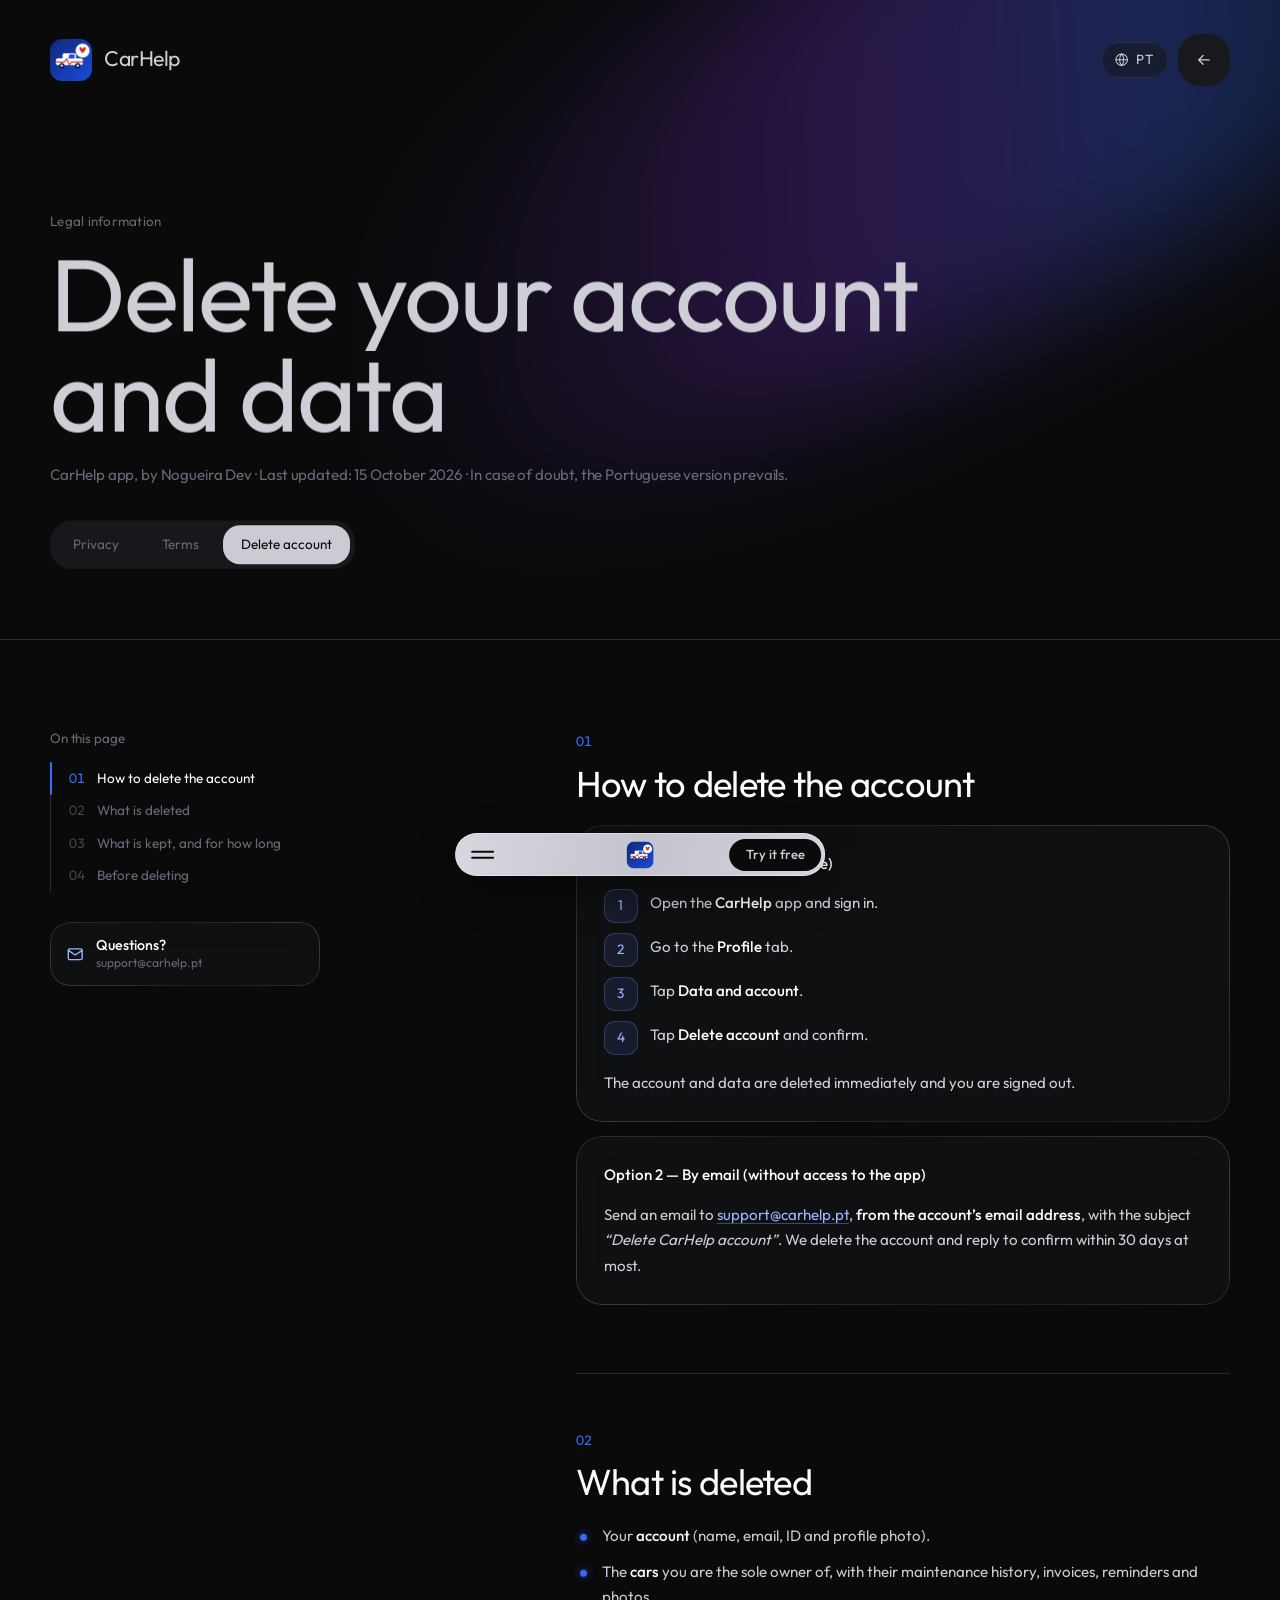
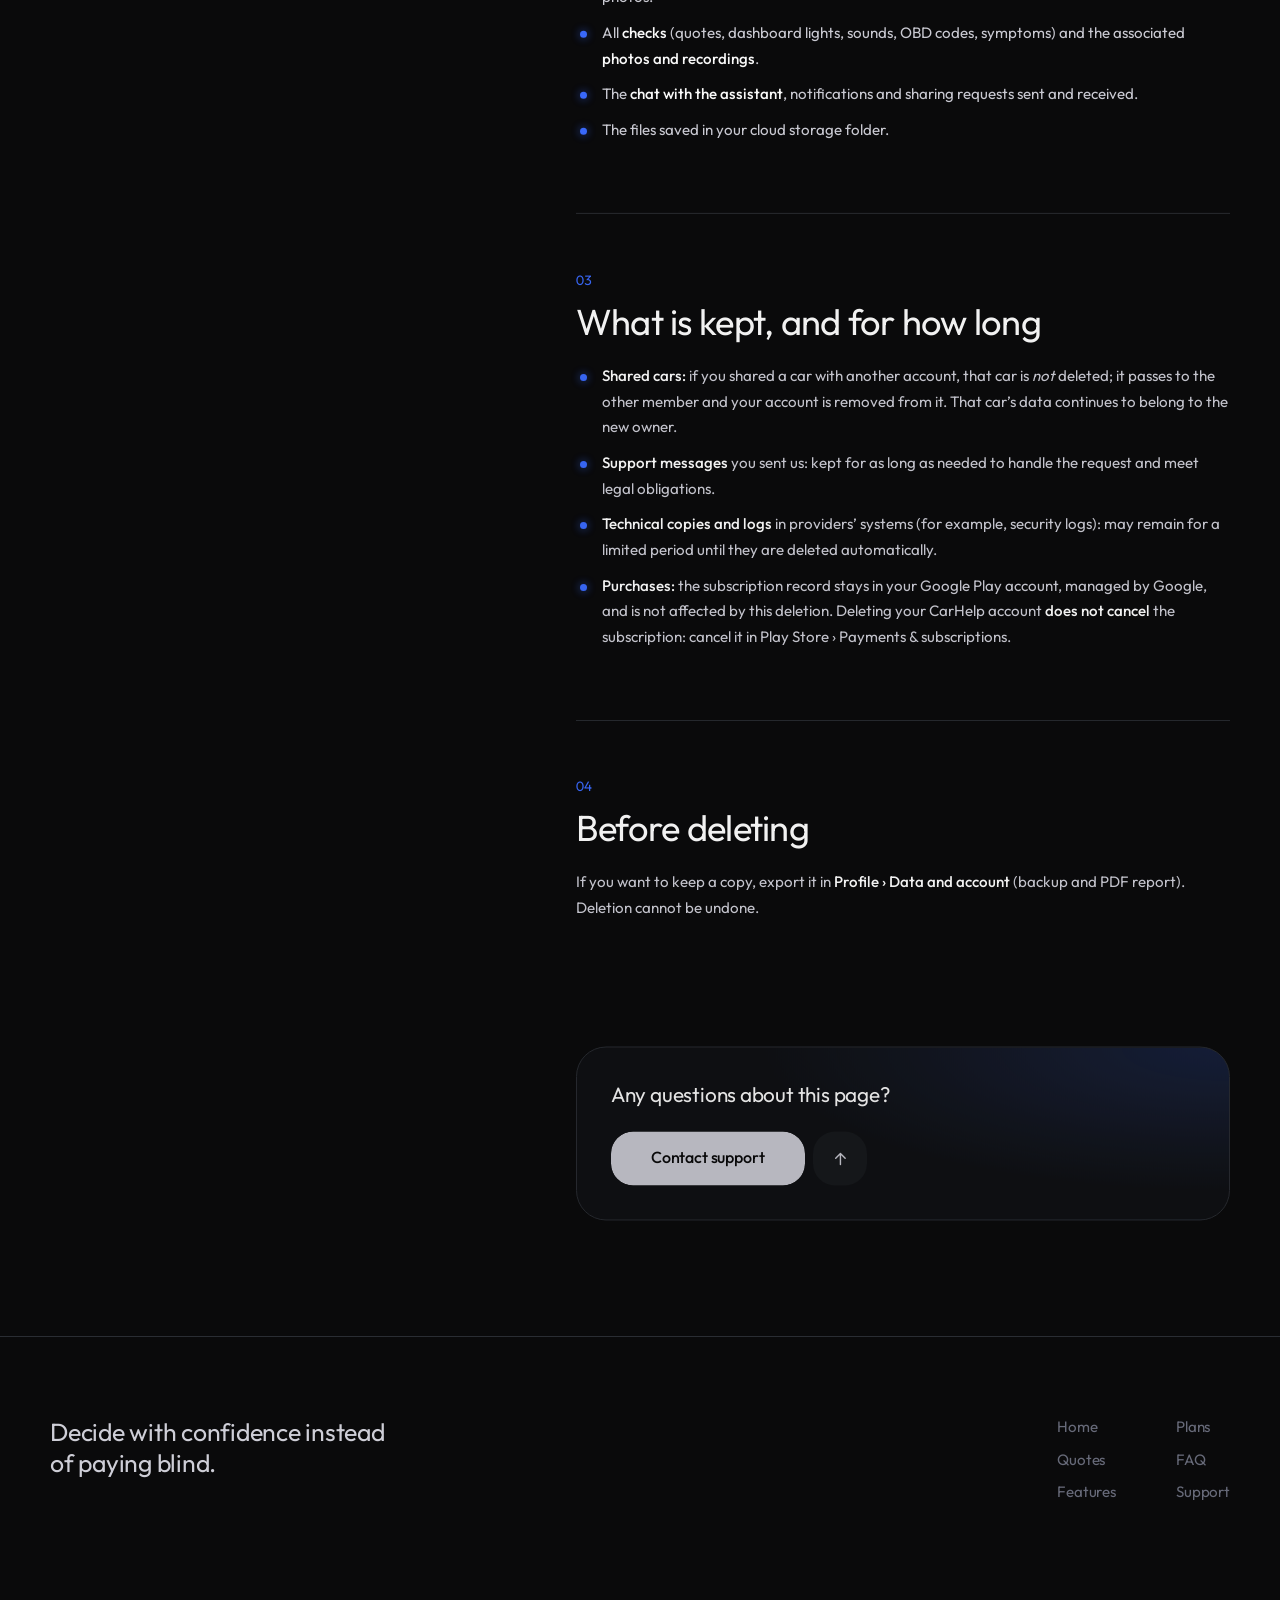
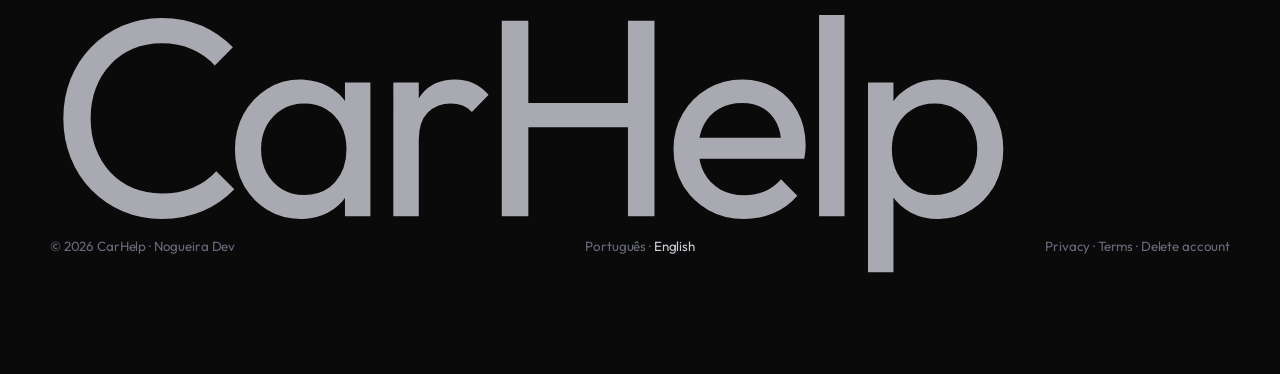
<file: en/delete-account.html>
<!doctype html>
<!-- Gerado por scripts/build_site_en.py a partir de eliminar-conta.html. Não edites aqui: muda a página portuguesa e corre o script. -->
 <html lang="en" class="no-js"> <head> <meta charset="utf-8"> <meta name="viewport" content="width=device-width, initial-scale=1"> <title>Delete account and data — CarHelp</title> <meta name="description" content="How to delete your CarHelp account and its data."> <meta name="theme-color" content="#0a0a0b"> <link rel="canonical" href="https://carhelp.pt/en/delete-account.html"> <link rel="alternate" hreflang="pt-PT" href="https://carhelp.pt/eliminar-conta.html"> <link rel="alternate" hreflang="en" href="https://carhelp.pt/en/delete-account.html"> <link rel="alternate" hreflang="x-default" href="https://carhelp.pt/eliminar-conta.html"> <script src="../lang.js"></script> <link rel="icon" href="../favicon.ico" sizes="48x48"> <link rel="icon" type="image/png" href="../favicon-48x48.png" sizes="48x48"> <link rel="icon" type="image/png" href="../icon-192.png" sizes="192x192"> <link rel="apple-touch-icon" href="../apple-touch-icon.png"> <link rel="preconnect" href="https://fonts.googleapis.com"> <link rel="preconnect" href="https://fonts.gstatic.com" crossorigin> <link href="https://fonts.googleapis.com/css2?family=Outfit:wght@300;400;500&display=swap" rel="stylesheet"> <link rel="stylesheet" href="../site.css"> <link rel="stylesheet" href="../legal.css"> <script>document.documentElement.classList.replace('no-js', 'js');</script> </head> <body class="legal-page"> <svg width="0" height="0" style="position:absolute" aria-hidden="true"> <defs> <symbol id="i-close" viewBox="0 0 24 24" fill="none" stroke="currentColor" stroke-width="1.8" stroke-linecap="round"><path d="M6 6l12 12M18 6 6 18"/></symbol> <symbol id="i-globe" viewBox="0 0 24 24" fill="none" stroke="currentColor" stroke-width="1.6" stroke-linecap="round" stroke-linejoin="round"><circle cx="12" cy="12" r="9"/><path d="M3 12h18M12 3a14 14 0 0 1 0 18M12 3a14 14 0 0 0 0 18"/></symbol> <symbol id="i-left" viewBox="0 0 24 24" fill="none" stroke="currentColor" stroke-width="1.8" stroke-linecap="round" stroke-linejoin="round"><path d="M19 12H5M11 6l-6 6 6 6"/></symbol> <symbol id="i-up" viewBox="0 0 24 24" fill="none" stroke="currentColor" stroke-width="1.8" stroke-linecap="round" stroke-linejoin="round"><path d="M12 19V5M6 11l6-6 6 6"/></symbol> <symbol id="i-mail" viewBox="0 0 24 24" fill="none" stroke="currentColor" stroke-width="1.8" stroke-linecap="round" stroke-linejoin="round"><rect x="3" y="5" width="18" height="14" rx="2"/><path d="m3 7 9 6 9-6"/></symbol> </defs> </svg> <div class="curtain lg-curtain" id="curtain" aria-hidden="true"></div>  <div class="nav-dim" id="navDim" aria-hidden="true"></div> <nav class="navbar" id="navbar" aria-label="Navigation"> <button class="nb-menu" id="nbMenu" type="button" aria-label="Open menu" aria-expanded="false" aria-controls="navCard"><i></i><i></i></button> <a class="nb-logo" href="index.html" data-page aria-label="CarHelp, back to the home page"><img src="../media/app-icon.png" alt=""></a> <a class="nb-cta" href="index.html#download" data-page><span class="l">Try it free</span><span class="s">Try it</span></a> </nav> <div class="nav-card" id="navCard" role="dialog" aria-modal="true" aria-label="Menu" aria-hidden="true"> <div class="nc-inner"> <div class="nc-top"> <div class="nc-links"> <a href="index.html#topo" data-page>Home</a> <a href="index.html#orcamentos" data-page>Quotes</a> <a href="index.html#garagem" data-page>Garage</a> <a href="index.html#planos" data-page>Plans</a> <a href="index.html#perguntas" data-page>FAQ</a> </div> <img class="nc-mark" src="../media/app-icon.png" alt=""> </div> <hr> <div class="nc-small"> <div><a href="mailto:support@carhelp.pt">Support</a><a href="terms.html" data-page>Terms of use</a><a href="privacy.html" data-page>Privacy</a></div> <div><a href="delete-account.html" data-page class="cur">Delete account</a><a href="index.html#ajuda" data-page>Features</a></div> </div> <div class="nc-lang"><span>Language</span><div class="nc-seg"><a href="../eliminar-conta.html" hreflang="pt-PT" lang="pt-PT" data-lang="pt" data-page aria-label="Português">PT</a><span class="on" lang="en" aria-current="true">EN</span></div></div> <a class="nc-cta" href="index.html#download" data-page>Try it free</a> </div> </div> <button class="nc-close" id="ncClose" type="button" aria-label="Close menu"><svg><use href="#i-close"/></svg></button> <main> <header class="lg-hero"> <div class="aurora a1"></div> <div class="lg-top"> <a class="logo" href="index.html" data-page><img src="../media/app-icon.png" alt="">CarHelp</a> <div class="lg-top-r"> <a class="lang-chip" href="../eliminar-conta.html" hreflang="pt-PT" lang="pt-PT" data-lang="pt" data-page aria-label="Versão em português"><svg><use href="#i-globe"/></svg>PT</a> <a class="ibtn ink" href="index.html" data-page aria-label="Back to the home page"><span class="fill"></span><svg><use href="#i-left"/></svg></a> </div> </div> <div class="lg-head"> <span class="eyebrow" data-hero-in>Legal information</span> <h1 class="h1 lg-h1" data-split><span class="line"><span>Delete your account</span></span><span class="line"><span>and data</span></span></h1> <p class="p2 grey lg-meta" data-hero-in>CarHelp app, by Nogueira Dev · Last updated: 15 October 2026 · In case of doubt, the Portuguese version prevails.</p> <nav class="lg-tabs" aria-label="Legal pages" data-hero-in> <a href="privacy.html" data-page>Privacy</a> <a href="terms.html" data-page>Terms</a> <a href="delete-account.html" data-page class="on" aria-current="page">Delete account</a> </nav> </div> </header> <div class="lg-wrap"> <aside class="lg-toc" aria-label="On this page"> <span class="p3 grey">On this page</span> <ol> <li><a href="#s1"><span>01</span>How to delete the account</a></li> <li><a href="#s2"><span>02</span>What is deleted</a></li> <li><a href="#s3"><span>03</span>What is kept, and for how long</a></li> <li><a href="#s4"><span>04</span>Before deleting</a></li> </ol> <a class="lg-help glass" href="mailto:support@carhelp.pt"><svg><use href="#i-mail"/></svg><span><b>Questions?</b><small>support@carhelp.pt</small></span></a> </aside> <article class="legal-body"> <section class="lg-sec" id="s1" data-fade> <span class="lg-num">01</span> <h2>How to delete the account</h2> <div class="lg-card glass"> <p><strong>Option 1 — In the app (immediate)</strong></p> <ol class="steps"> <li>Open the <strong>CarHelp</strong> app and sign in.</li> <li>Go to the <strong>Profile</strong> tab.</li> <li>Tap <strong>Data and account</strong>.</li> <li>Tap <strong>Delete account</strong> and confirm.</li> </ol> <p>The account and data are deleted immediately and you are signed out.</p> </div> <div class="lg-card glass"> <p><strong>Option 2 — By email (without access to the app)</strong></p> <p>Send an email to <a href="mailto:support@carhelp.pt?subject=Delete%20CarHelp%20account">support@carhelp.pt</a>, <strong>from the account’s email address</strong>, with the subject <em>“Delete CarHelp account”</em>. We delete the account and reply to confirm within 30 days at most.</p> </div> </section> <section class="lg-sec" id="s2" data-fade> <span class="lg-num">02</span> <h2>What is deleted</h2> <ul> <li>Your <strong>account</strong> (name, email, ID and profile photo).</li> <li>The <strong>cars</strong> you are the sole owner of, with their maintenance history, invoices, reminders and photos.</li> <li>All <strong>checks</strong> (quotes, dashboard lights, sounds, OBD codes, symptoms) and the associated <strong>photos and recordings</strong>.</li> <li>The <strong>chat with the assistant</strong>, notifications and sharing requests sent and received.</li> <li>The files saved in your cloud storage folder.</li> </ul> </section> <section class="lg-sec" id="s3" data-fade> <span class="lg-num">03</span> <h2>What is kept, and for how long</h2> <ul> <li><strong>Shared cars:</strong> if you shared a car with another account, that car is <em>not</em> deleted; it passes to the other member and your account is removed from it. That car’s data continues to belong to the new owner.</li> <li><strong>Support messages</strong> you sent us: kept for as long as needed to handle the request and meet legal obligations.</li> <li><strong>Technical copies and logs</strong> in providers’ systems (for example, security logs): may remain for a limited period until they are deleted automatically.</li> <li><strong>Purchases:</strong> the subscription record stays in your Google Play account, managed by Google, and is not affected by this deletion. Deleting your CarHelp account <strong>does not cancel</strong> the subscription: cancel it in Play Store › Payments &amp; subscriptions.</li> </ul> </section> <section class="lg-sec" id="s4" data-fade> <span class="lg-num">04</span> <h2>Before deleting</h2> <p>If you want to keep a copy, export it in <strong>Profile › Data and account</strong> (backup and PDF report). Deletion cannot be undone.</p> </section> <div class="lg-end" data-fade> <p class="p1">Any questions about this page?</p> <div class="lg-end-row"> <a class="btn" href="mailto:support@carhelp.pt"><span class="bg"></span>Contact support</a> <button class="ibtn ink" type="button" id="toTop" aria-label="Back to top"><span class="fill"></span><svg><use href="#i-up"/></svg></button> </div> </div> </article> </div> </main> <footer> <div class="cols"> <div style="max-width:24em"> <p class="h5">Decide with confidence instead of paying blind.</p> </div> <nav class="p2"> <a href="index.html#topo" data-page>Home</a><a href="index.html#planos" data-page>Plans</a> <a href="index.html#orcamentos" data-page>Quotes</a><a href="index.html#perguntas" data-page>FAQ</a> <a href="index.html#ajuda" data-page>Features</a><a href="mailto:support@carhelp.pt">Support</a> </nav> </div> <div class="word" aria-hidden="true">CarHelp</div> <div class="legal p3"> <span>© 2026 CarHelp · Nogueira Dev</span> <span class="ft-lang"><a href="../eliminar-conta.html" hreflang="pt-PT" lang="pt-PT" data-lang="pt" data-page>Português</a> · <span lang="en" aria-current="true">English</span></span> <span><a href="privacy.html" data-page>Privacy</a> · <a href="terms.html" data-page>Terms</a> · <a href="delete-account.html" data-page>Delete account</a></span> </div> </footer> <script src="../vendor/gsap.min.js"></script> <script src="../vendor/lenis.min.js"></script> <script src="../legal.js"></script> </body> </html>
</file>
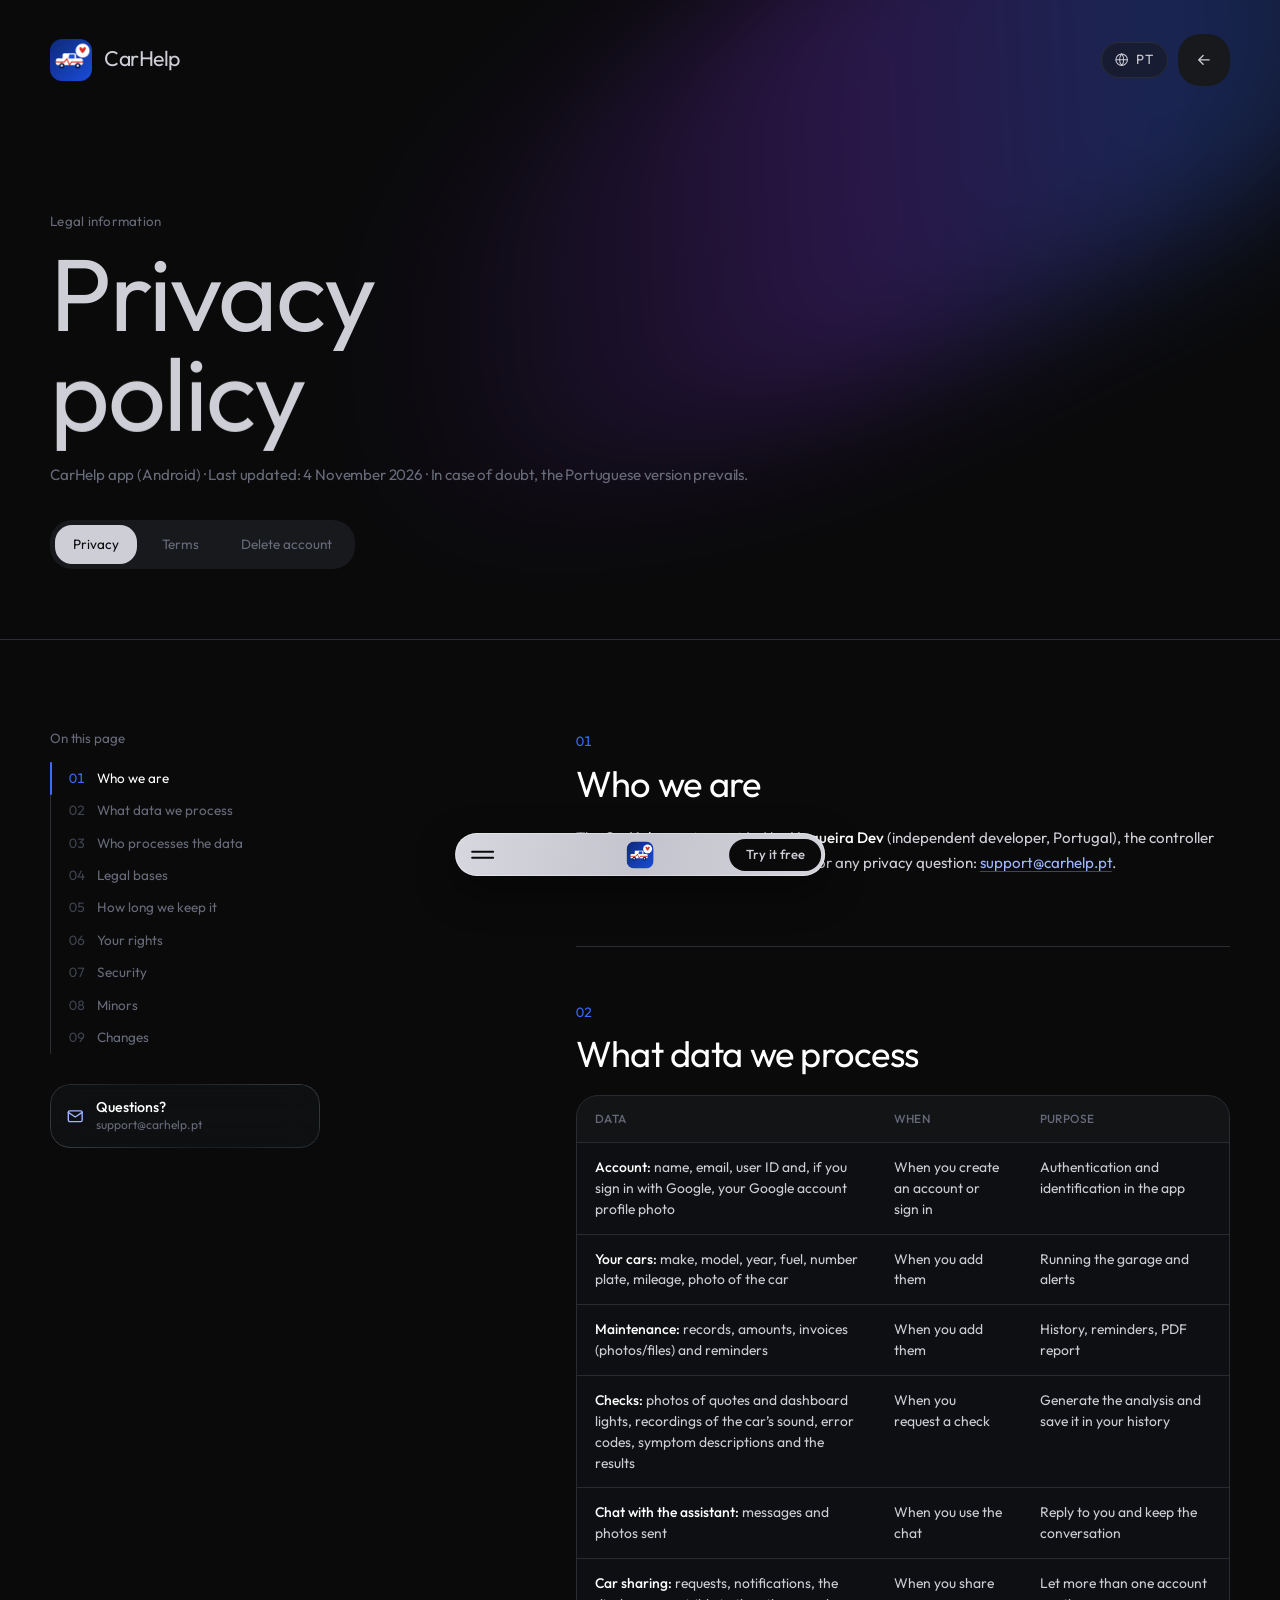
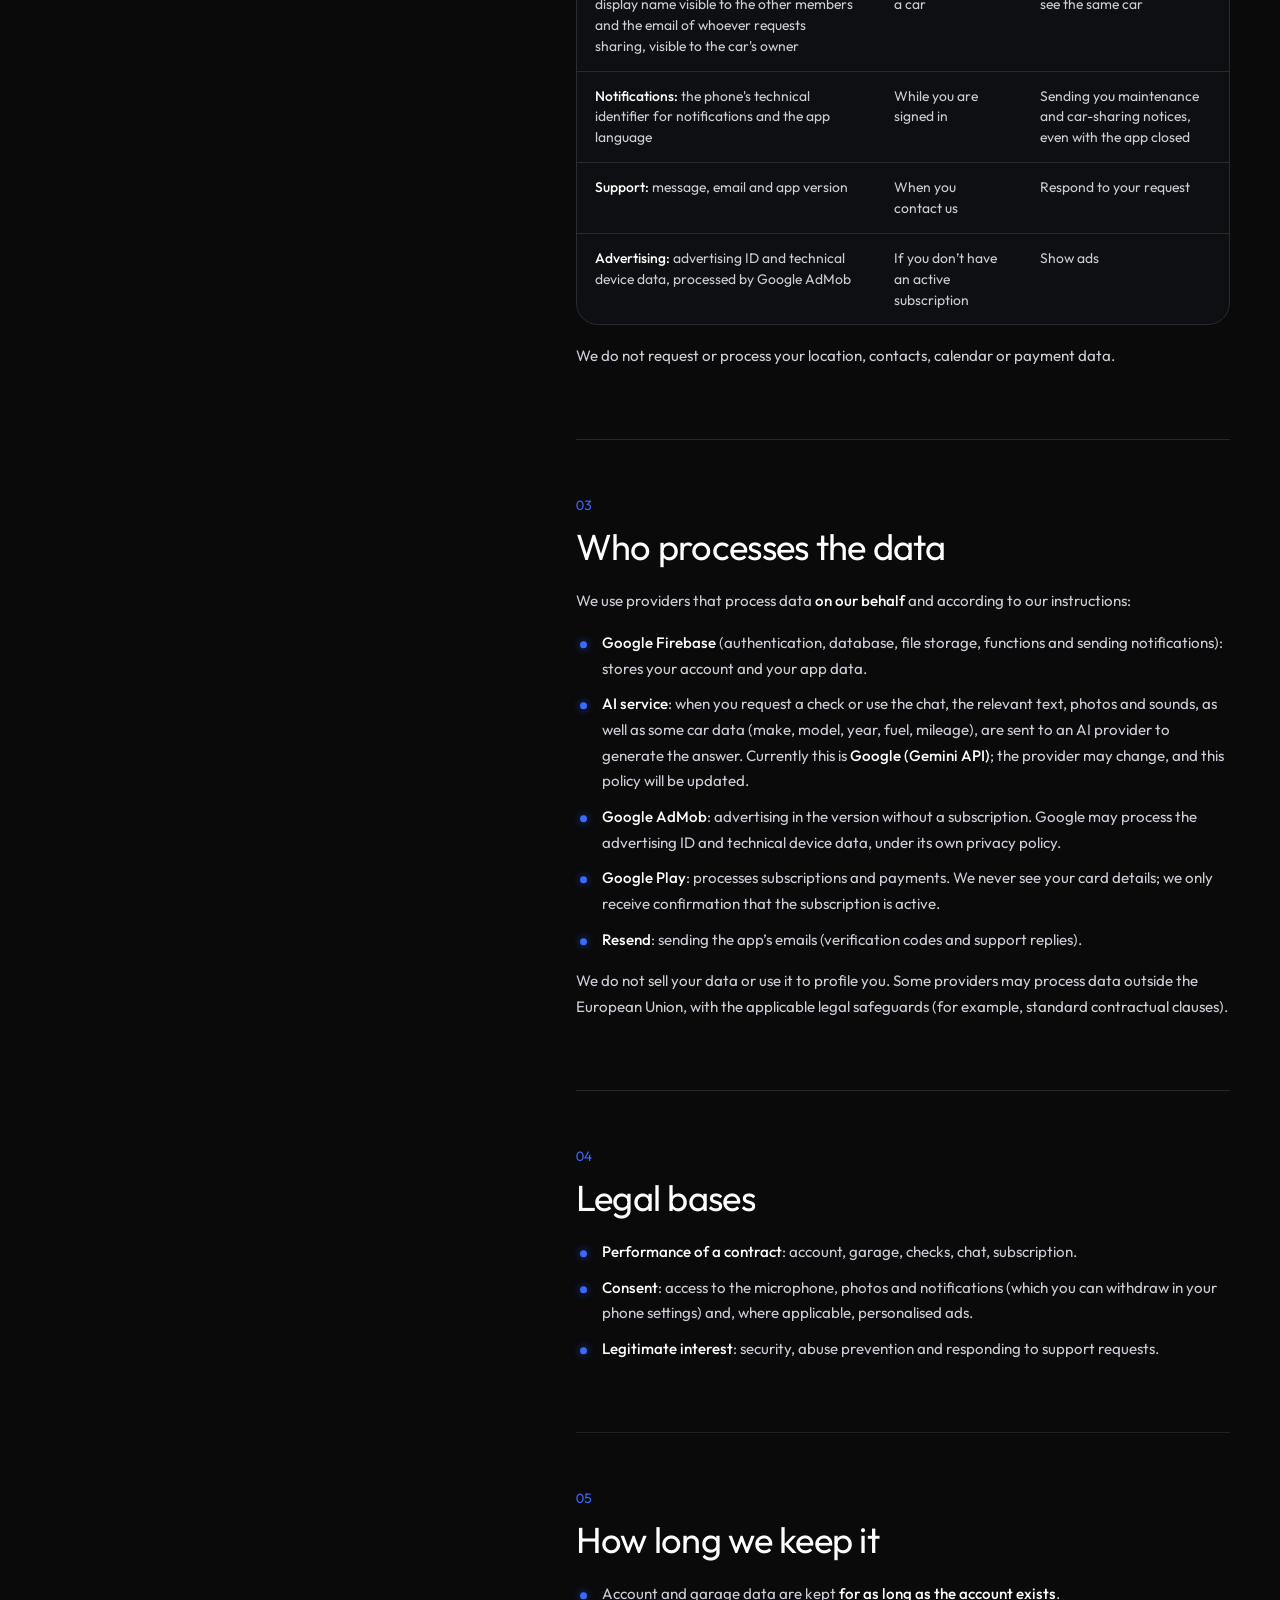
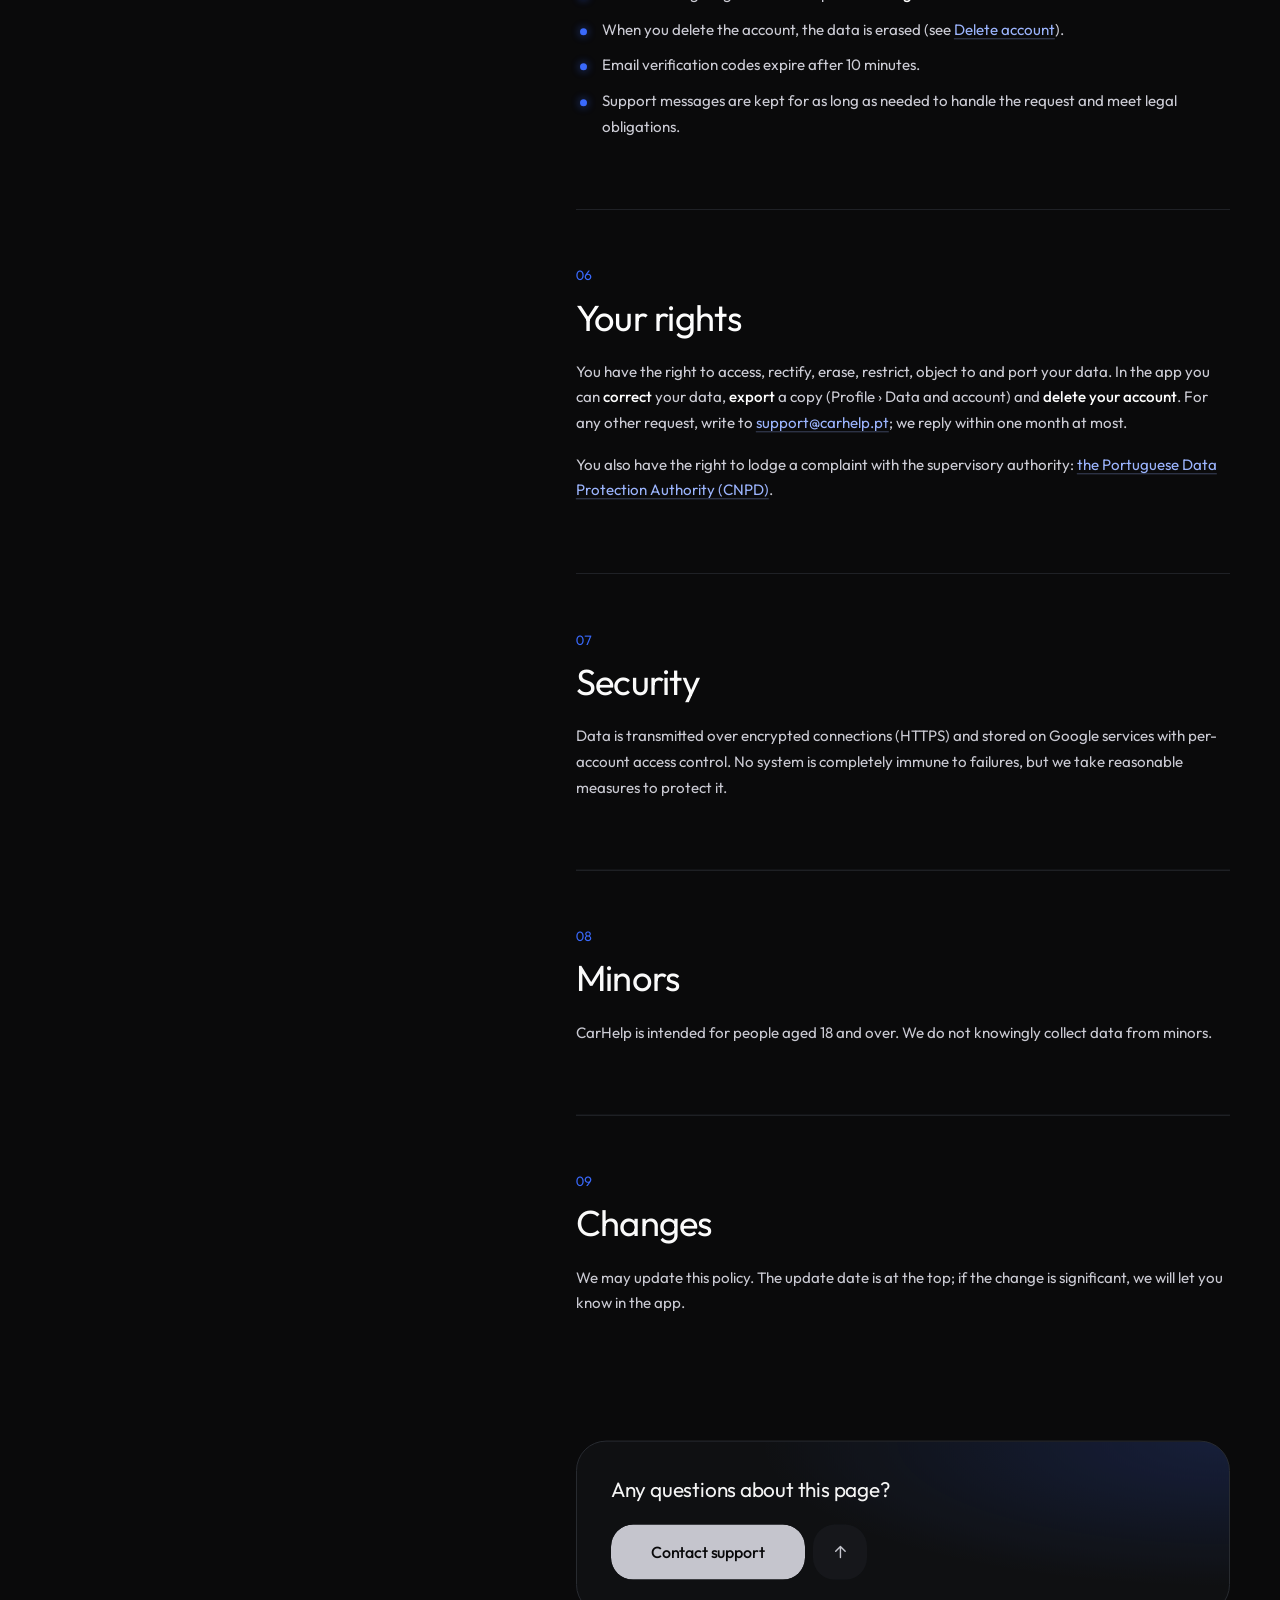
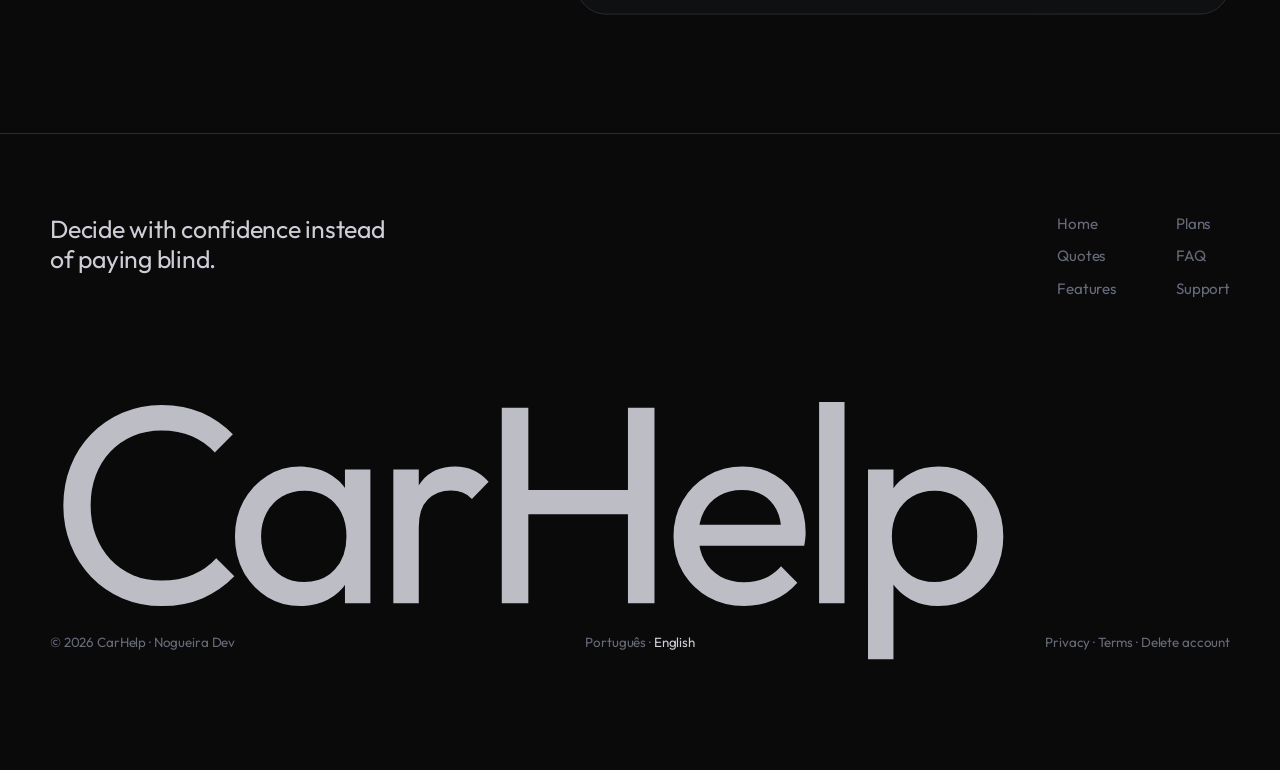
<file: en/privacy.html>
<!doctype html>
<!-- Gerado por scripts/build_site_en.py a partir de privacidade.html. Não edites aqui: muda a página portuguesa e corre o script. -->
 <html lang="en" class="no-js"> <head> <meta charset="utf-8"> <meta name="viewport" content="width=device-width, initial-scale=1"> <title>Privacy policy — CarHelp</title> <meta name="description" content="Privacy policy for the CarHelp app, by Nogueira Dev."> <meta name="theme-color" content="#0a0a0b"> <link rel="canonical" href="https://carhelp.pt/en/privacy.html"> <link rel="alternate" hreflang="pt-PT" href="https://carhelp.pt/privacidade.html"> <link rel="alternate" hreflang="en" href="https://carhelp.pt/en/privacy.html"> <link rel="alternate" hreflang="x-default" href="https://carhelp.pt/privacidade.html"> <script src="../lang.js"></script> <link rel="icon" href="../favicon.ico" sizes="48x48"> <link rel="icon" type="image/png" href="../favicon-48x48.png" sizes="48x48"> <link rel="icon" type="image/png" href="../icon-192.png" sizes="192x192"> <link rel="apple-touch-icon" href="../apple-touch-icon.png"> <link rel="preconnect" href="https://fonts.googleapis.com"> <link rel="preconnect" href="https://fonts.gstatic.com" crossorigin> <link href="https://fonts.googleapis.com/css2?family=Outfit:wght@300;400;500&display=swap" rel="stylesheet"> <link rel="stylesheet" href="../site.css"> <link rel="stylesheet" href="../legal.css"> <script>document.documentElement.classList.replace('no-js', 'js');</script> </head> <body class="legal-page"> <svg width="0" height="0" style="position:absolute" aria-hidden="true"> <defs> <symbol id="i-close" viewBox="0 0 24 24" fill="none" stroke="currentColor" stroke-width="1.8" stroke-linecap="round"><path d="M6 6l12 12M18 6 6 18"/></symbol> <symbol id="i-globe" viewBox="0 0 24 24" fill="none" stroke="currentColor" stroke-width="1.6" stroke-linecap="round" stroke-linejoin="round"><circle cx="12" cy="12" r="9"/><path d="M3 12h18M12 3a14 14 0 0 1 0 18M12 3a14 14 0 0 0 0 18"/></symbol> <symbol id="i-left" viewBox="0 0 24 24" fill="none" stroke="currentColor" stroke-width="1.8" stroke-linecap="round" stroke-linejoin="round"><path d="M19 12H5M11 6l-6 6 6 6"/></symbol> <symbol id="i-up" viewBox="0 0 24 24" fill="none" stroke="currentColor" stroke-width="1.8" stroke-linecap="round" stroke-linejoin="round"><path d="M12 19V5M6 11l6-6 6 6"/></symbol> <symbol id="i-mail" viewBox="0 0 24 24" fill="none" stroke="currentColor" stroke-width="1.8" stroke-linecap="round" stroke-linejoin="round"><rect x="3" y="5" width="18" height="14" rx="2"/><path d="m3 7 9 6 9-6"/></symbol> </defs> </svg> <div class="curtain lg-curtain" id="curtain" aria-hidden="true"></div>  <div class="nav-dim" id="navDim" aria-hidden="true"></div> <nav class="navbar" id="navbar" aria-label="Navigation"> <button class="nb-menu" id="nbMenu" type="button" aria-label="Open menu" aria-expanded="false" aria-controls="navCard"><i></i><i></i></button> <a class="nb-logo" href="index.html" data-page aria-label="CarHelp, back to the home page"><img src="../media/app-icon.png" alt=""></a> <a class="nb-cta" href="index.html#download" data-page><span class="l">Try it free</span><span class="s">Try it</span></a> </nav> <div class="nav-card" id="navCard" role="dialog" aria-modal="true" aria-label="Menu" aria-hidden="true"> <div class="nc-inner"> <div class="nc-top"> <div class="nc-links"> <a href="index.html#topo" data-page>Home</a> <a href="index.html#orcamentos" data-page>Quotes</a> <a href="index.html#garagem" data-page>Garage</a> <a href="index.html#planos" data-page>Plans</a> <a href="index.html#perguntas" data-page>FAQ</a> </div> <img class="nc-mark" src="../media/app-icon.png" alt=""> </div> <hr> <div class="nc-small"> <div><a href="mailto:support@carhelp.pt">Support</a><a href="terms.html" data-page>Terms of use</a><a href="privacy.html" data-page class="cur">Privacy</a></div> <div><a href="delete-account.html" data-page>Delete account</a><a href="index.html#ajuda" data-page>Features</a></div> </div> <div class="nc-lang"><span>Language</span><div class="nc-seg"><a href="../privacidade.html" hreflang="pt-PT" lang="pt-PT" data-lang="pt" data-page aria-label="Português">PT</a><span class="on" lang="en" aria-current="true">EN</span></div></div> <a class="nc-cta" href="index.html#download" data-page>Try it free</a> </div> </div> <button class="nc-close" id="ncClose" type="button" aria-label="Close menu"><svg><use href="#i-close"/></svg></button> <main> <header class="lg-hero"> <div class="aurora a1"></div> <div class="lg-top"> <a class="logo" href="index.html" data-page><img src="../media/app-icon.png" alt="">CarHelp</a> <div class="lg-top-r"> <a class="lang-chip" href="../privacidade.html" hreflang="pt-PT" lang="pt-PT" data-lang="pt" data-page aria-label="Versão em português"><svg><use href="#i-globe"/></svg>PT</a> <a class="ibtn ink" href="index.html" data-page aria-label="Back to the home page"><span class="fill"></span><svg><use href="#i-left"/></svg></a> </div> </div> <div class="lg-head"> <span class="eyebrow" data-hero-in>Legal information</span> <h1 class="h1 lg-h1" data-split><span class="line"><span>Privacy</span></span><span class="line"><span>policy</span></span></h1> <p class="p2 grey lg-meta" data-hero-in>CarHelp app (Android) · Last updated: 4 November 2026 · In case of doubt, the Portuguese version prevails.</p> <nav class="lg-tabs" aria-label="Legal pages" data-hero-in> <a href="privacy.html" data-page class="on" aria-current="page">Privacy</a> <a href="terms.html" data-page>Terms</a> <a href="delete-account.html" data-page>Delete account</a> </nav> </div> </header> <div class="lg-wrap"> <aside class="lg-toc" aria-label="On this page"> <span class="p3 grey">On this page</span> <ol> <li><a href="#s1"><span>01</span>Who we are</a></li> <li><a href="#s2"><span>02</span>What data we process</a></li> <li><a href="#s3"><span>03</span>Who processes the data</a></li> <li><a href="#s4"><span>04</span>Legal bases</a></li> <li><a href="#s5"><span>05</span>How long we keep it</a></li> <li><a href="#s6"><span>06</span>Your rights</a></li> <li><a href="#s7"><span>07</span>Security</a></li> <li><a href="#s8"><span>08</span>Minors</a></li> <li><a href="#s9"><span>09</span>Changes</a></li> </ol> <a class="lg-help glass" href="mailto:support@carhelp.pt"><svg><use href="#i-mail"/></svg><span><b>Questions?</b><small>support@carhelp.pt</small></span></a> </aside> <article class="legal-body"> <section class="lg-sec" id="s1" data-fade> <span class="lg-num">01</span> <h2>Who we are</h2> <p>The <strong>CarHelp</strong> app is provided by <strong>Nogueira Dev</strong> (independent developer, Portugal), the controller of the data described in this policy. For any privacy question: <a href="mailto:support@carhelp.pt">support@carhelp.pt</a>.</p> </section> <section class="lg-sec" id="s2" data-fade> <span class="lg-num">02</span> <h2>What data we process</h2> <div class="lg-table"><table> <tr><th>Data</th><th>When</th><th>Purpose</th></tr> <tr><td><strong>Account:</strong> name, email, user ID and, if you sign in with Google, your Google account profile photo</td><td>When you create an account or sign in</td><td>Authentication and identification in the app</td></tr> <tr><td><strong>Your cars:</strong> make, model, year, fuel, number plate, mileage, photo of the car</td><td>When you add them</td><td>Running the garage and alerts</td></tr> <tr><td><strong>Maintenance:</strong> records, amounts, invoices (photos/files) and reminders</td><td>When you add them</td><td>History, reminders, PDF report</td></tr> <tr><td><strong>Checks:</strong> photos of quotes and dashboard lights, recordings of the car’s sound, error codes, symptom descriptions and the results</td><td>When you request a check</td><td>Generate the analysis and save it in your history</td></tr> <tr><td><strong>Chat with the assistant:</strong> messages and photos sent</td><td>When you use the chat</td><td>Reply to you and keep the conversation</td></tr> <tr><td><strong>Car sharing:</strong> requests, notifications, the display name visible to the other members and the email of whoever requests sharing, visible to the car's owner</td><td>When you share a car</td><td>Let more than one account see the same car</td></tr> <tr><td><strong>Notifications:</strong> the phone's technical identifier for notifications and the app language</td><td>While you are signed in</td><td>Sending you maintenance and car-sharing notices, even with the app closed</td></tr> <tr><td><strong>Support:</strong> message, email and app version</td><td>When you contact us</td><td>Respond to your request</td></tr> <tr><td><strong>Advertising:</strong> advertising ID and technical device data, processed by Google AdMob</td><td>If you don’t have an active subscription</td><td>Show ads</td></tr> </table></div> <p>We do not request or process your location, contacts, calendar or payment data.</p> </section> <section class="lg-sec" id="s3" data-fade> <span class="lg-num">03</span> <h2>Who processes the data</h2> <p>We use providers that process data <strong>on our behalf</strong> and according to our instructions:</p> <ul> <li><strong>Google Firebase</strong> (authentication, database, file storage, functions and sending notifications): stores your account and your app data.</li> <li><strong>AI service</strong>: when you request a check or use the chat, the relevant text, photos and sounds, as well as some car data (make, model, year, fuel, mileage), are sent to an AI provider to generate the answer. Currently this is <strong>Google (Gemini API)</strong>; the provider may change, and this policy will be updated.</li> <li><strong>Google AdMob</strong>: advertising in the version without a subscription. Google may process the advertising ID and technical device data, under its own privacy policy.</li> <li><strong>Google Play</strong>: processes subscriptions and payments. We never see your card details; we only receive confirmation that the subscription is active.</li> <li><strong>Resend</strong>: sending the app’s emails (verification codes and support replies).</li> </ul> <p>We do not sell your data or use it to profile you. Some providers may process data outside the European Union, with the applicable legal safeguards (for example, standard contractual clauses).</p> </section> <section class="lg-sec" id="s4" data-fade> <span class="lg-num">04</span> <h2>Legal bases</h2> <ul> <li><strong>Performance of a contract</strong>: account, garage, checks, chat, subscription.</li> <li><strong>Consent</strong>: access to the microphone, photos and notifications (which you can withdraw in your phone settings) and, where applicable, personalised ads.</li> <li><strong>Legitimate interest</strong>: security, abuse prevention and responding to support requests.</li> </ul> </section> <section class="lg-sec" id="s5" data-fade> <span class="lg-num">05</span> <h2>How long we keep it</h2> <ul> <li>Account and garage data are kept <strong>for as long as the account exists</strong>.</li> <li>When you delete the account, the data is erased (see <a href="delete-account.html">Delete account</a>).</li> <li>Email verification codes expire after 10 minutes.</li> <li>Support messages are kept for as long as needed to handle the request and meet legal obligations.</li> </ul> </section> <section class="lg-sec" id="s6" data-fade> <span class="lg-num">06</span> <h2>Your rights</h2> <p>You have the right to access, rectify, erase, restrict, object to and port your data. In the app you can <strong>correct</strong> your data, <strong>export</strong> a copy (Profile › Data and account) and <strong>delete your account</strong>. For any other request, write to <a href="mailto:support@carhelp.pt">support@carhelp.pt</a>; we reply within one month at most.</p> <p>You also have the right to lodge a complaint with the supervisory authority: <a href="https://www.cnpd.pt">the Portuguese Data Protection Authority (CNPD)</a>.</p> </section> <section class="lg-sec" id="s7" data-fade> <span class="lg-num">07</span> <h2>Security</h2> <p>Data is transmitted over encrypted connections (HTTPS) and stored on Google services with per-account access control. No system is completely immune to failures, but we take reasonable measures to protect it.</p> </section> <section class="lg-sec" id="s8" data-fade> <span class="lg-num">08</span> <h2>Minors</h2> <p>CarHelp is intended for people aged 18 and over. We do not knowingly collect data from minors.</p> </section> <section class="lg-sec" id="s9" data-fade> <span class="lg-num">09</span> <h2>Changes</h2> <p>We may update this policy. The update date is at the top; if the change is significant, we will let you know in the app.</p> </section> <div class="lg-end" data-fade> <p class="p1">Any questions about this page?</p> <div class="lg-end-row"> <a class="btn" href="mailto:support@carhelp.pt"><span class="bg"></span>Contact support</a> <button class="ibtn ink" type="button" id="toTop" aria-label="Back to top"><span class="fill"></span><svg><use href="#i-up"/></svg></button> </div> </div> </article> </div> </main> <footer> <div class="cols"> <div style="max-width:24em"> <p class="h5">Decide with confidence instead of paying blind.</p> </div> <nav class="p2"> <a href="index.html#topo" data-page>Home</a><a href="index.html#planos" data-page>Plans</a> <a href="index.html#orcamentos" data-page>Quotes</a><a href="index.html#perguntas" data-page>FAQ</a> <a href="index.html#ajuda" data-page>Features</a><a href="mailto:support@carhelp.pt">Support</a> </nav> </div> <div class="word" aria-hidden="true">CarHelp</div> <div class="legal p3"> <span>© 2026 CarHelp · Nogueira Dev</span> <span class="ft-lang"><a href="../privacidade.html" hreflang="pt-PT" lang="pt-PT" data-lang="pt" data-page>Português</a> · <span lang="en" aria-current="true">English</span></span> <span><a href="privacy.html" data-page>Privacy</a> · <a href="terms.html" data-page>Terms</a> · <a href="delete-account.html" data-page>Delete account</a></span> </div> </footer> <script src="../vendor/gsap.min.js"></script> <script src="../vendor/lenis.min.js"></script> <script src="../legal.js"></script> </body> </html>
</file>
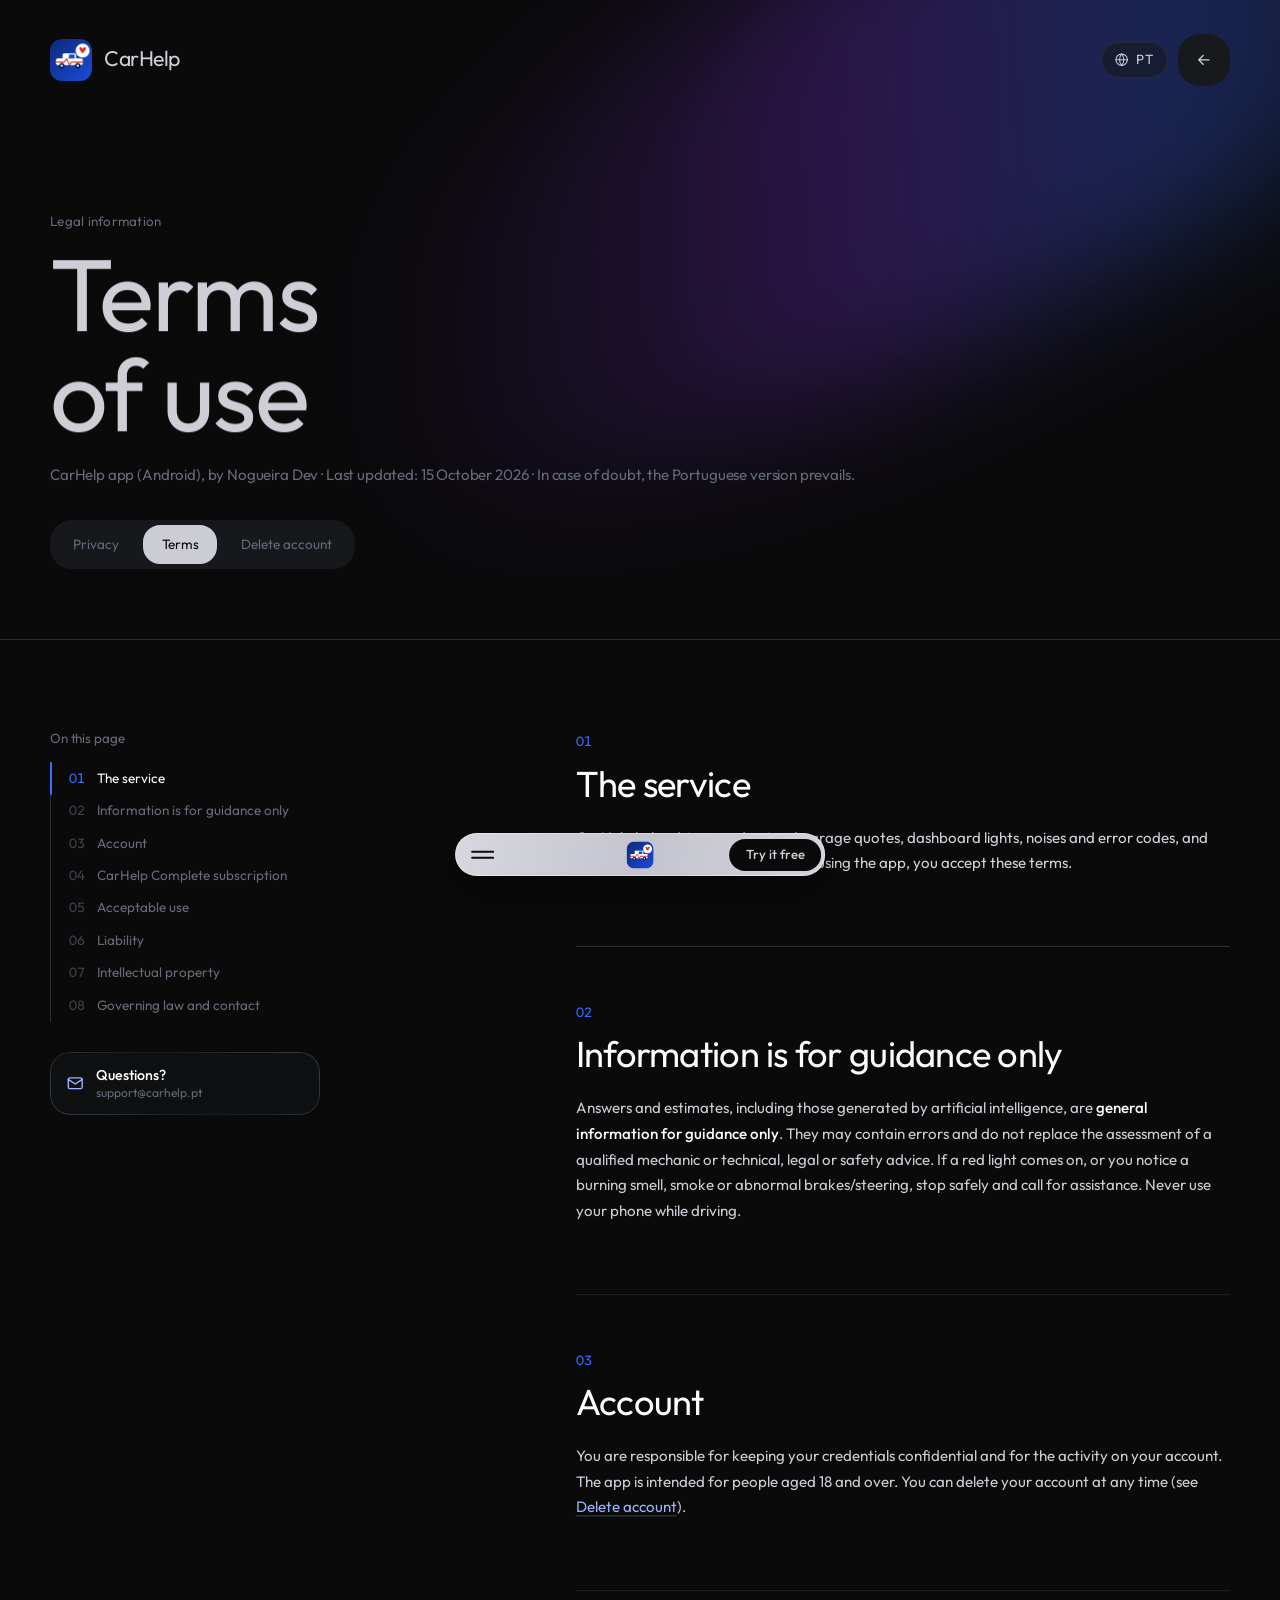
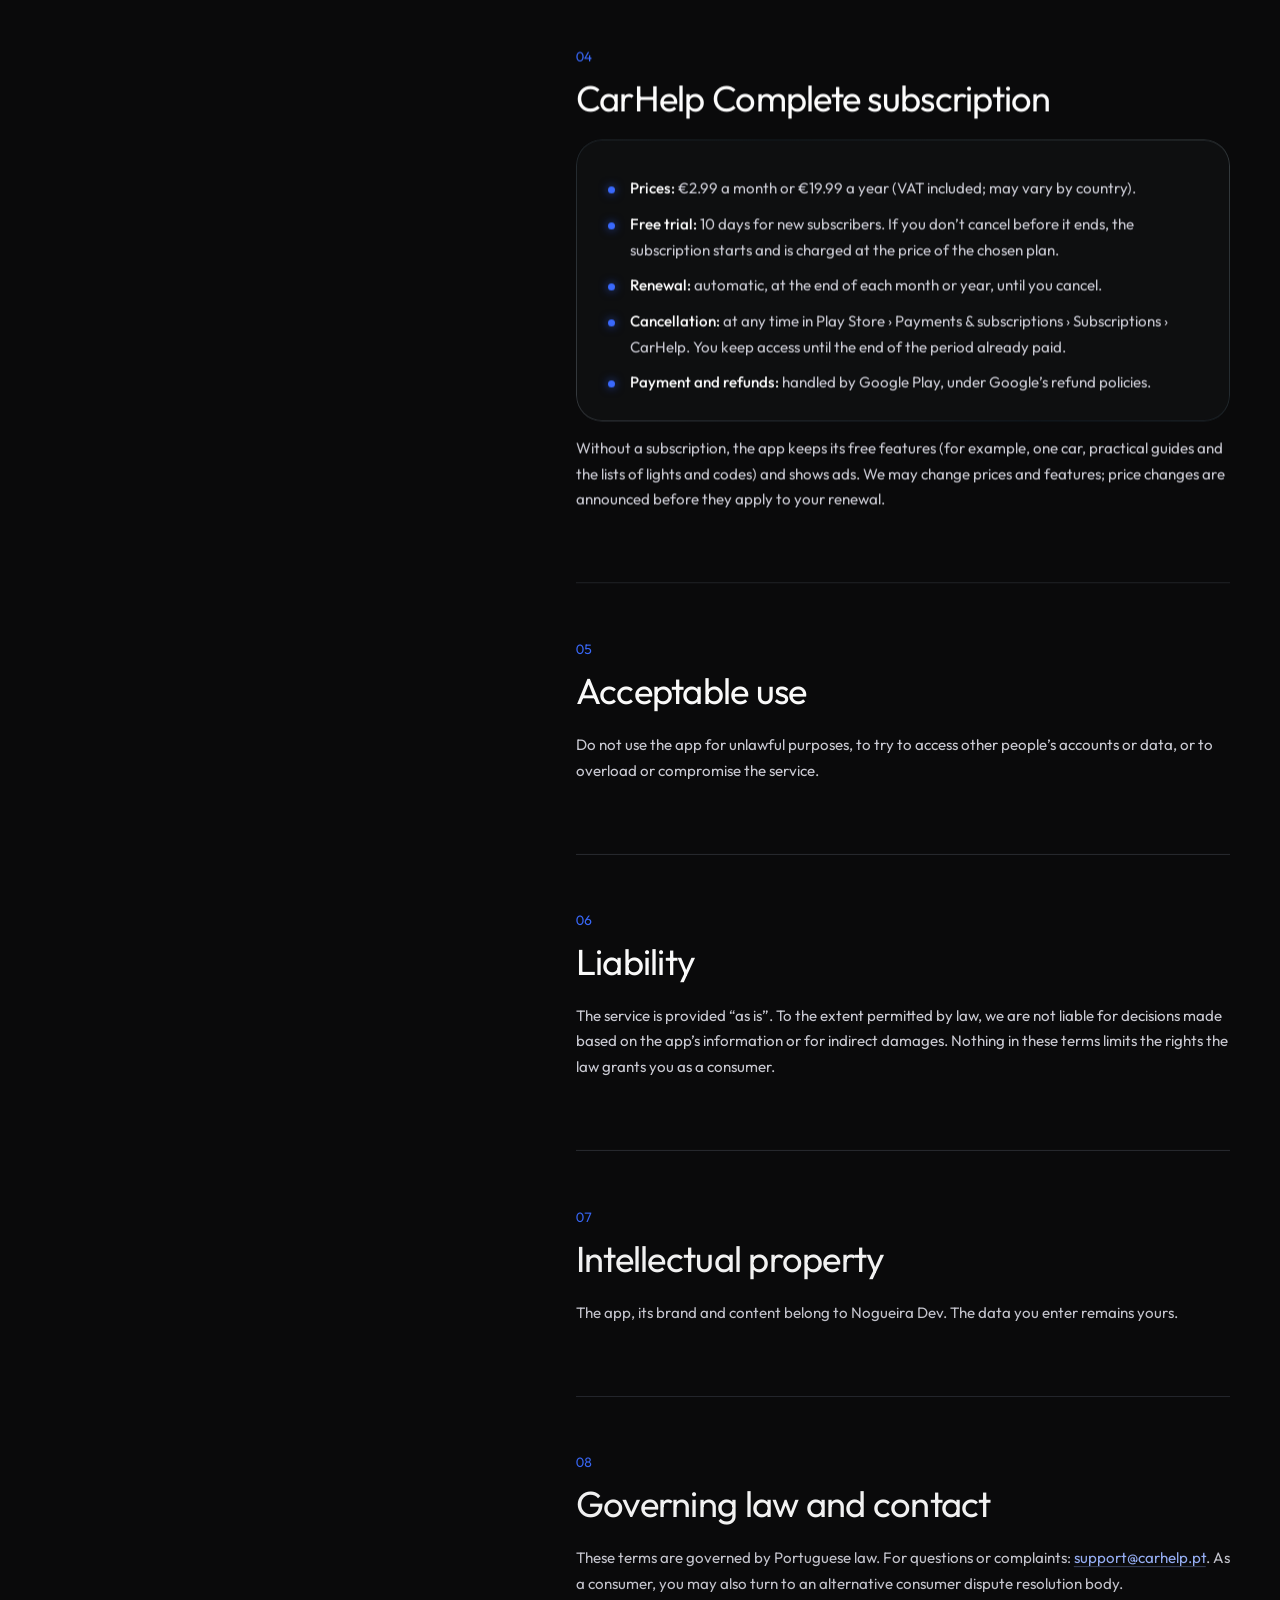
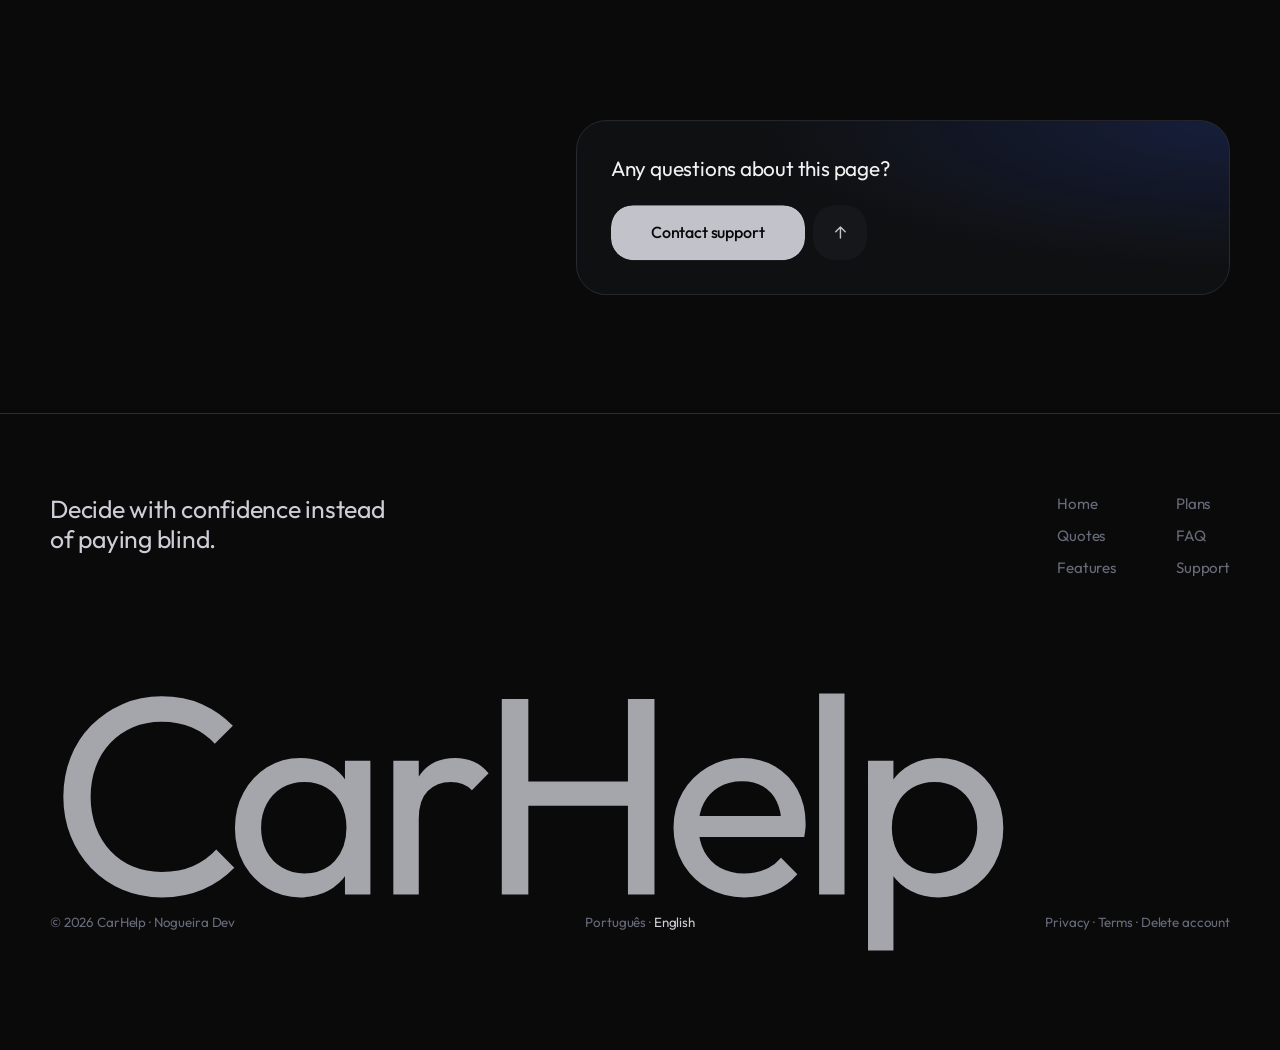
<file: en/terms.html>
<!doctype html>
<!-- Gerado por scripts/build_site_en.py a partir de termos.html. Não edites aqui: muda a página portuguesa e corre o script. -->
 <html lang="en" class="no-js"> <head> <meta charset="utf-8"> <meta name="viewport" content="width=device-width, initial-scale=1"> <title>Terms of use and subscription — CarHelp</title> <meta name="description" content="Terms of use and subscription conditions for the CarHelp app."> <meta name="theme-color" content="#0a0a0b"> <link rel="canonical" href="https://carhelp.pt/en/terms.html"> <link rel="alternate" hreflang="pt-PT" href="https://carhelp.pt/termos.html"> <link rel="alternate" hreflang="en" href="https://carhelp.pt/en/terms.html"> <link rel="alternate" hreflang="x-default" href="https://carhelp.pt/termos.html"> <script src="../lang.js"></script> <link rel="icon" href="../favicon.ico" sizes="48x48"> <link rel="icon" type="image/png" href="../favicon-48x48.png" sizes="48x48"> <link rel="icon" type="image/png" href="../icon-192.png" sizes="192x192"> <link rel="apple-touch-icon" href="../apple-touch-icon.png"> <link rel="preconnect" href="https://fonts.googleapis.com"> <link rel="preconnect" href="https://fonts.gstatic.com" crossorigin> <link href="https://fonts.googleapis.com/css2?family=Outfit:wght@300;400;500&display=swap" rel="stylesheet"> <link rel="stylesheet" href="../site.css"> <link rel="stylesheet" href="../legal.css"> <script>document.documentElement.classList.replace('no-js', 'js');</script> </head> <body class="legal-page"> <svg width="0" height="0" style="position:absolute" aria-hidden="true"> <defs> <symbol id="i-close" viewBox="0 0 24 24" fill="none" stroke="currentColor" stroke-width="1.8" stroke-linecap="round"><path d="M6 6l12 12M18 6 6 18"/></symbol> <symbol id="i-globe" viewBox="0 0 24 24" fill="none" stroke="currentColor" stroke-width="1.6" stroke-linecap="round" stroke-linejoin="round"><circle cx="12" cy="12" r="9"/><path d="M3 12h18M12 3a14 14 0 0 1 0 18M12 3a14 14 0 0 0 0 18"/></symbol> <symbol id="i-left" viewBox="0 0 24 24" fill="none" stroke="currentColor" stroke-width="1.8" stroke-linecap="round" stroke-linejoin="round"><path d="M19 12H5M11 6l-6 6 6 6"/></symbol> <symbol id="i-up" viewBox="0 0 24 24" fill="none" stroke="currentColor" stroke-width="1.8" stroke-linecap="round" stroke-linejoin="round"><path d="M12 19V5M6 11l6-6 6 6"/></symbol> <symbol id="i-mail" viewBox="0 0 24 24" fill="none" stroke="currentColor" stroke-width="1.8" stroke-linecap="round" stroke-linejoin="round"><rect x="3" y="5" width="18" height="14" rx="2"/><path d="m3 7 9 6 9-6"/></symbol> </defs> </svg> <div class="curtain lg-curtain" id="curtain" aria-hidden="true"></div>  <div class="nav-dim" id="navDim" aria-hidden="true"></div> <nav class="navbar" id="navbar" aria-label="Navigation"> <button class="nb-menu" id="nbMenu" type="button" aria-label="Open menu" aria-expanded="false" aria-controls="navCard"><i></i><i></i></button> <a class="nb-logo" href="index.html" data-page aria-label="CarHelp, back to the home page"><img src="../media/app-icon.png" alt=""></a> <a class="nb-cta" href="index.html#download" data-page><span class="l">Try it free</span><span class="s">Try it</span></a> </nav> <div class="nav-card" id="navCard" role="dialog" aria-modal="true" aria-label="Menu" aria-hidden="true"> <div class="nc-inner"> <div class="nc-top"> <div class="nc-links"> <a href="index.html#topo" data-page>Home</a> <a href="index.html#orcamentos" data-page>Quotes</a> <a href="index.html#garagem" data-page>Garage</a> <a href="index.html#planos" data-page>Plans</a> <a href="index.html#perguntas" data-page>FAQ</a> </div> <img class="nc-mark" src="../media/app-icon.png" alt=""> </div> <hr> <div class="nc-small"> <div><a href="mailto:support@carhelp.pt">Support</a><a href="terms.html" data-page class="cur">Terms of use</a><a href="privacy.html" data-page>Privacy</a></div> <div><a href="delete-account.html" data-page>Delete account</a><a href="index.html#ajuda" data-page>Features</a></div> </div> <div class="nc-lang"><span>Language</span><div class="nc-seg"><a href="../termos.html" hreflang="pt-PT" lang="pt-PT" data-lang="pt" data-page aria-label="Português">PT</a><span class="on" lang="en" aria-current="true">EN</span></div></div> <a class="nc-cta" href="index.html#download" data-page>Try it free</a> </div> </div> <button class="nc-close" id="ncClose" type="button" aria-label="Close menu"><svg><use href="#i-close"/></svg></button> <main> <header class="lg-hero"> <div class="aurora a1"></div> <div class="lg-top"> <a class="logo" href="index.html" data-page><img src="../media/app-icon.png" alt="">CarHelp</a> <div class="lg-top-r"> <a class="lang-chip" href="../termos.html" hreflang="pt-PT" lang="pt-PT" data-lang="pt" data-page aria-label="Versão em português"><svg><use href="#i-globe"/></svg>PT</a> <a class="ibtn ink" href="index.html" data-page aria-label="Back to the home page"><span class="fill"></span><svg><use href="#i-left"/></svg></a> </div> </div> <div class="lg-head"> <span class="eyebrow" data-hero-in>Legal information</span> <h1 class="h1 lg-h1" data-split><span class="line"><span>Terms</span></span><span class="line"><span>of use</span></span></h1> <p class="p2 grey lg-meta" data-hero-in>CarHelp app (Android), by Nogueira Dev · Last updated: 15 October 2026 · In case of doubt, the Portuguese version prevails.</p> <nav class="lg-tabs" aria-label="Legal pages" data-hero-in> <a href="privacy.html" data-page>Privacy</a> <a href="terms.html" data-page class="on" aria-current="page">Terms</a> <a href="delete-account.html" data-page>Delete account</a> </nav> </div> </header> <div class="lg-wrap"> <aside class="lg-toc" aria-label="On this page"> <span class="p3 grey">On this page</span> <ol> <li><a href="#s1"><span>01</span>The service</a></li> <li><a href="#s2"><span>02</span>Information is for guidance only</a></li> <li><a href="#s3"><span>03</span>Account</a></li> <li><a href="#s4"><span>04</span>CarHelp Complete subscription</a></li> <li><a href="#s5"><span>05</span>Acceptable use</a></li> <li><a href="#s6"><span>06</span>Liability</a></li> <li><a href="#s7"><span>07</span>Intellectual property</a></li> <li><a href="#s8"><span>08</span>Governing law and contact</a></li> </ol> <a class="lg-help glass" href="mailto:support@carhelp.pt"><svg><use href="#i-mail"/></svg><span><b>Questions?</b><small>support@carhelp.pt</small></span></a> </aside> <article class="legal-body"> <section class="lg-sec" id="s1" data-fade> <span class="lg-num">01</span> <h2>The service</h2> <p>CarHelp helps drivers understand garage quotes, dashboard lights, noises and error codes, and manage their car’s maintenance. By using the app, you accept these terms.</p> </section> <section class="lg-sec" id="s2" data-fade> <span class="lg-num">02</span> <h2>Information is for guidance only</h2> <p>Answers and estimates, including those generated by artificial intelligence, are <strong>general information for guidance only</strong>. They may contain errors and do not replace the assessment of a qualified mechanic or technical, legal or safety advice. If a red light comes on, or you notice a burning smell, smoke or abnormal brakes/steering, stop safely and call for assistance. Never use your phone while driving.</p> </section> <section class="lg-sec" id="s3" data-fade> <span class="lg-num">03</span> <h2>Account</h2> <p>You are responsible for keeping your credentials confidential and for the activity on your account. The app is intended for people aged 18 and over. You can delete your account at any time (see <a href="delete-account.html">Delete account</a>).</p> </section> <section class="lg-sec" id="s4" data-fade> <span class="lg-num">04</span> <h2>CarHelp Complete subscription</h2> <div class="lg-card glass"> <ul> <li><strong>Prices:</strong> €2.99 a month or €19.99 a year (VAT included; may vary by country).</li> <li><strong>Free trial:</strong> 10 days for new subscribers. If you don’t cancel before it ends, the subscription starts and is charged at the price of the chosen plan.</li> <li><strong>Renewal:</strong> automatic, at the end of each month or year, until you cancel.</li> <li><strong>Cancellation:</strong> at any time in Play Store › Payments &amp; subscriptions › Subscriptions › CarHelp. You keep access until the end of the period already paid.</li> <li><strong>Payment and refunds:</strong> handled by Google Play, under Google’s refund policies.</li> </ul> </div> <p>Without a subscription, the app keeps its free features (for example, one car, practical guides and the lists of lights and codes) and shows ads. We may change prices and features; price changes are announced before they apply to your renewal.</p> </section> <section class="lg-sec" id="s5" data-fade> <span class="lg-num">05</span> <h2>Acceptable use</h2> <p>Do not use the app for unlawful purposes, to try to access other people’s accounts or data, or to overload or compromise the service.</p> </section> <section class="lg-sec" id="s6" data-fade> <span class="lg-num">06</span> <h2>Liability</h2> <p>The service is provided “as is”. To the extent permitted by law, we are not liable for decisions made based on the app’s information or for indirect damages. Nothing in these terms limits the rights the law grants you as a consumer.</p> </section> <section class="lg-sec" id="s7" data-fade> <span class="lg-num">07</span> <h2>Intellectual property</h2> <p>The app, its brand and content belong to Nogueira Dev. The data you enter remains yours.</p> </section> <section class="lg-sec" id="s8" data-fade> <span class="lg-num">08</span> <h2>Governing law and contact</h2> <p>These terms are governed by Portuguese law. For questions or complaints: <a href="mailto:support@carhelp.pt">support@carhelp.pt</a>. As a consumer, you may also turn to an alternative consumer dispute resolution body.</p> </section> <div class="lg-end" data-fade> <p class="p1">Any questions about this page?</p> <div class="lg-end-row"> <a class="btn" href="mailto:support@carhelp.pt"><span class="bg"></span>Contact support</a> <button class="ibtn ink" type="button" id="toTop" aria-label="Back to top"><span class="fill"></span><svg><use href="#i-up"/></svg></button> </div> </div> </article> </div> </main> <footer> <div class="cols"> <div style="max-width:24em"> <p class="h5">Decide with confidence instead of paying blind.</p> </div> <nav class="p2"> <a href="index.html#topo" data-page>Home</a><a href="index.html#planos" data-page>Plans</a> <a href="index.html#orcamentos" data-page>Quotes</a><a href="index.html#perguntas" data-page>FAQ</a> <a href="index.html#ajuda" data-page>Features</a><a href="mailto:support@carhelp.pt">Support</a> </nav> </div> <div class="word" aria-hidden="true">CarHelp</div> <div class="legal p3"> <span>© 2026 CarHelp · Nogueira Dev</span> <span class="ft-lang"><a href="../termos.html" hreflang="pt-PT" lang="pt-PT" data-lang="pt" data-page>Português</a> · <span lang="en" aria-current="true">English</span></span> <span><a href="privacy.html" data-page>Privacy</a> · <a href="terms.html" data-page>Terms</a> · <a href="delete-account.html" data-page>Delete account</a></span> </div> </footer> <script src="../vendor/gsap.min.js"></script> <script src="../vendor/lenis.min.js"></script> <script src="../legal.js"></script> </body> </html>
</file>
<file: site.css>
/* CarHelp — site. Linguagem visual: preto profundo, Outfit regular, títulos gigantes,
   vidro com borda em gradiente, luz difusa e um telemóvel que acompanha o scroll. */

:root {
  --black: #0a0a0b;
  --ink: #17191d;          /* "light black" — fundo de botões/cartões */
  --dim: #ceced7;          /* texto principal */
  --grey: #676a79;         /* texto secundário */
  --line: #2a2d33;
  --accent: #3b6bff;       /* azul CarHelp */
  --accent-2: #8d3bff;     /* violeta da luz */
  --ok: #3fd27f;
  --ease: cubic-bezier(.625, .05, 0, 1);
  --ease-out: cubic-bezier(.16, 1, .3, 1);
  --pad: 50px;
}
@media (max-width: 1024px) { :root { --pad: 30px; } }
@media (max-width: 680px) { :root { --pad: 24px; } }

* { box-sizing: border-box; }
html {
  background: var(--black); color: var(--dim);
  font-family: "Outfit", system-ui, -apple-system, "Segoe UI", sans-serif;
  -webkit-font-smoothing: antialiased; -moz-osx-font-smoothing: grayscale; overflow-x: hidden;
}
/* tamanho de letra fluido: 16px num ecrã de 1440px */
body { margin: 0; font-size: clamp(11px, 1.1111vw, 20px); line-height: 1.35; overflow-x: hidden; }
@media (max-width: 1024px) { body { font-size: 14px; } }
@media (max-width: 680px) { body { font-size: 16px; } }
html.lenis, html.lenis body { height: auto; }
.lenis.lenis-smooth { scroll-behavior: auto !important; }
.lenis.lenis-stopped { overflow: hidden; }
img, video { display: block; max-width: 100%; }
a { color: inherit; text-decoration: none; }
button { font: inherit; color: inherit; }
::selection { background: var(--accent); color: #fff; }

/* ─── Tipografia (escala do Flowty) ─── */
.h0 { font-size: 15.625em; line-height: .96; font-weight: 400; letter-spacing: -.02em; }
.h1 { font-size: 10.625em; line-height: .88; font-weight: 400; letter-spacing: -.02em; margin: 0; }
.h2 { font-size: 6em; line-height: .94; font-weight: 400; letter-spacing: -.02em; margin: 0; }
.h3 { font-size: 3em; line-height: 1.17; font-weight: 400; letter-spacing: -.01em; margin: 0; }
.h4 { font-size: 2.375em; line-height: 1.26; font-weight: 400; margin: 0; }
.h5 { font-size: 1.75em; line-height: 1.21; font-weight: 400; letter-spacing: -.01em; margin: 0; }
.p1 { font-size: 1.375em; line-height: 1.32; letter-spacing: -.01em; margin: 0; }
.p2 { font-size: 1.0625em; line-height: 1.35; letter-spacing: -.01em; margin: 0; }
.p3 { font-size: .9375em; line-height: 1.2; letter-spacing: -.01em; margin: 0; }
.grey { color: var(--grey); }
.white { color: #fff; }
@media (max-width: 1024px) {
  .h1 { font-size: 6.4em; line-height: .93; }
  .h0 { font-size: 8.5em; }
  .h2 { font-size: 4.2em; }
  .p1 { font-size: 1.28em; }
}
@media (max-width: 680px) {
  .h1 { font-size: min(3em, calc((100vw - 48px) / 6.9)); line-height: 1; }
  .h0 { font-size: 4em; line-height: 1; }
  .h2 { font-size: min(2.6em, calc((100vw - 48px) / 8.2)); line-height: 1.02; }
  .h3 { font-size: 1.875em; line-height: 1.07; }
  .h4 { font-size: 1.5em; }
  .h5 { font-size: 1.25em; }
  .p1 { font-size: 1em; line-height: 1.31; }
  .p2 { font-size: .95em; }
  .br-d { display: none; }
}
.star { display: inline-block; width: .62em; height: .62em; vertical-align: .08em; margin: 0 .06em; color: var(--accent); }
.star svg { width: 100%; height: 100%; display: block; }

/* linhas que sobem por trás de uma máscara */
.line { display: block; overflow: hidden; padding: .1em 0 .12em; margin: -.1em 0 -.12em; }
.line > span { display: inline-block; will-change: transform; }

/* ─── Vidro com borda em gradiente ─── */
.glass { position: relative; isolation: isolate; background: rgba(23, 25, 29, .4); backdrop-filter: blur(16px); -webkit-backdrop-filter: blur(16px); }
.glass::before, .gborder::before {
  content: ""; position: absolute; inset: 0; border-radius: inherit; padding: 1px; pointer-events: none; z-index: 2;
  background: linear-gradient(227deg, #373d40, #141d23 50%, #383c40);
  -webkit-mask: linear-gradient(#fff 0 0) content-box, linear-gradient(#fff 0 0); -webkit-mask-composite: xor;
  mask: linear-gradient(#fff 0 0) content-box, linear-gradient(#fff 0 0); mask-composite: exclude;
}
.gborder { position: relative; isolation: isolate; }

/* ─── Botões ─── */
.btn {
  position: relative; display: inline-flex; align-items: center; justify-content: center; gap: 10px;
  height: 3.625em; padding: 0 2.5em; border-radius: 22px; border: 0; cursor: pointer; overflow: hidden; isolation: isolate;
  font-size: 1.0625em; font-weight: 500; letter-spacing: -.01em; color: var(--black); white-space: nowrap;
}
.btn .bg { position: absolute; inset: 0; border-radius: inherit; background: var(--dim); transition: inset .6s var(--ease); z-index: -1; }
.btn:hover .bg { inset: 3px; }
.btn.accent { color: #fff; }
.btn.accent .bg { background: linear-gradient(259deg, #5b7dff, #2f4fe0 55%, #1a2a9a); }
@media (max-width: 680px) { .btn { height: 48px; border-radius: 18px; padding: 0 22px; font-size: 16px; } }

/* botão quadrado com círculo que enche a partir do cursor */
.ibtn {
  position: relative; width: 3.625em; height: 3.625em; border-radius: 22px; border: 0; padding: 0; cursor: pointer;
  display: inline-flex; align-items: center; justify-content: center; overflow: hidden; isolation: isolate;
  background: var(--black); color: var(--dim); flex: none;
}
.ibtn.ink { background: var(--ink); }
.ibtn .fill {
  position: absolute; left: var(--x, 50%); top: var(--y, 50%); width: 300%; aspect-ratio: 1; border-radius: 50%;
  background: var(--dim); transform: translate(-50%, -50%) scale(0); transition: transform .7s var(--ease); z-index: 0; pointer-events: none;
}
.ibtn:hover .fill { transform: translate(-50%, -50%) scale(1); }
.ibtn svg { position: relative; z-index: 1; width: 1.25em; height: 1.25em; transition: color .7s var(--ease); }
.ibtn:hover svg { color: var(--black); }
@media (max-width: 680px) { .ibtn { width: 48px; height: 48px; border-radius: 18px; } }
.circle-btn { width: 2.625em; height: 2.625em; border-radius: 50%; background: var(--dim); color: var(--black); display: inline-flex; align-items: center; justify-content: center; border: 0; cursor: pointer; transition: background .3s, color .3s; }
.circle-btn svg { width: 1.1em; height: 1.1em; }

/* ─── Carregamento: contador que rola, imagem da app ao centro, texto em baixo ─── */
.loader { position: fixed; inset: 0; z-index: 200; background: var(--black); pointer-events: auto; }
.ld-count { position: absolute; left: 34px; top: 26px; display: flex; font-size: 6em; line-height: 1; height: 1em; overflow: hidden; letter-spacing: -.03em; font-variant-numeric: tabular-nums; }
.ld-col { display: block; position: relative; height: 1em; overflow: hidden; width: .56em; }
.ld-col .strip { position: absolute; left: 0; top: 0; display: block; will-change: transform; }
.ld-col .strip span { display: block; height: 1em; line-height: 1; text-align: center; }
.ld-brand { position: absolute; right: var(--pad); top: 34px; font-size: 1.25em; letter-spacing: -.02em; color: var(--dim); }
.ld-img { position: absolute; left: 50%; top: 50%; width: 9em; aspect-ratio: 2 / 3; margin: -6.6em 0 0 -4.5em; }
.ld-img img { position: absolute; inset: 0; width: 100%; height: 100%; object-fit: contain; opacity: 0; }
.ld-text { position: absolute; left: 34px; bottom: 34px; margin: 0; font-size: 1.375em; line-height: 1.2; color: var(--dim); letter-spacing: -.01em; }
.ld-mark { position: absolute; right: var(--pad); bottom: 34px; width: 1.6em; height: 1.6em; color: var(--grey); }
.ld-mark svg { width: 100%; height: 100%; }
@media (max-width: 680px) { .ld-count { font-size: 4.2em; left: 24px; } .ld-text { left: 24px; font-size: 1.15em; } .ld-img { width: 7.4em; margin: -5.6em 0 0 -3.7em; } }
.no-js .loader { display: none; }

/* cortina das transições de página */
.curtain { position: fixed; inset: 0; z-index: 190; background: var(--ink); transform: translateY(100%); pointer-events: none; }

/* ─── Barra: cápsula clara em baixo ao centro ─── */
.navbar {
  --nb-w: 26em; --nb-h: 3em;
  position: fixed; left: 50%; bottom: 24px; z-index: 130; width: min(var(--nb-w), calc(100vw - 32px)); height: var(--nb-h); transform: translateX(-50%);
  border-radius: 999px; overflow: hidden; color: var(--black);
  background: linear-gradient(100deg, #d7d7e0, #c4c4ce 50%, #d3d3dc);
  box-shadow: 0 0 0 1px rgba(255, 255, 255, .35) inset, 0 14px 40px rgba(0, 0, 0, .45);
  transition: width .65s var(--ease) 0s, opacity .4s, transform .6s var(--ease);
}
.navbar.mini { width: 4.75em; transition-delay: .18s, 0s, 0s; cursor: pointer; }
.navbar.hide { transform: translate(-50%, 160%); }
.navbar > * { position: absolute; top: 50%; transform: translateY(-50%); }
.nb-menu { left: 1.15em; width: 1.6em; height: 1.6em; border: 0; padding: 0; background: none; cursor: pointer; display: flex; flex-direction: column; justify-content: center; gap: .32em; }
.nb-menu i { display: block; height: 1.5px; width: 100%; background: currentColor; border-radius: 2px; transition: transform .4s var(--ease); }
.nb-menu:hover i:first-child { transform: translateX(.15em); }
.nb-menu:hover i:last-child { transform: translateX(-.15em); }
.nb-logo { left: 50%; transform: translate(-50%, -50%); width: 1.9em; height: 1.9em; border-radius: .55em; overflow: hidden; display: block; }
.nb-logo img { width: 100%; height: 100%; display: block; }
.nb-cta { right: .28em; height: calc(var(--nb-h) - .56em); padding: 0 1.25em; border-radius: 999px; background: var(--black); color: var(--dim) !important;
  display: inline-flex; align-items: center; font-size: .92em; font-weight: 500; white-space: nowrap; transition: background .3s; }
.nb-cta:hover { background: #24262c; }
.nb-cta .s { display: none; }
.nb-menu, .nb-cta { transition: opacity .3s ease .32s, transform .4s var(--ease); }
.navbar.mini .nb-menu, .navbar.mini .nb-cta { opacity: 0; pointer-events: none; transition-delay: 0s; }
.navbar.hold { visibility: hidden; }

/* ─── Menu: o cartão nasce da barra ─── */
.nav-dim { position: fixed; inset: 0; z-index: 125; background: rgba(4, 4, 6, .62); opacity: 0; pointer-events: none; backdrop-filter: blur(2px); -webkit-backdrop-filter: blur(2px); }
.nav-card { position: fixed; left: 50%; bottom: 24px; z-index: 140; width: 22em; height: 3em; transform: translateX(-50%); border-radius: 1.5em;
  background: linear-gradient(160deg, #d9d9e2, #c9c9d3); color: var(--black); overflow: hidden; visibility: hidden; }
.nc-inner { position: absolute; left: 0; right: 0; bottom: 0; width: 22.6em; margin: 0 auto; padding: 2.3em 2.2em 2.1em; }
.nc-top { display: flex; justify-content: space-between; align-items: flex-start; }
.nc-links { display: flex; flex-direction: column; }
.nc-links a { font-size: 1.9em; line-height: 1.17; letter-spacing: -.02em; color: var(--black) !important; transition: color .3s; width: max-content; }
.nc-links:hover a { color: #8a8b96 !important; }
.nc-links a:hover, .nc-links a.cur:hover { color: var(--black) !important; }
.nc-links a.cur { color: #8a8b96 !important; }
.nc-mark { width: 1.9em; height: 1.9em; border-radius: .55em; }
.nav-card hr { border: 0; height: 1px; background: rgba(10, 10, 11, .14); margin: 1.6em 0 1.3em; }
.nc-small { display: grid; grid-template-columns: 1fr 1fr; gap: 1em; font-size: .92em; }
.nc-small div { display: flex; flex-direction: column; gap: .32em; }
.nc-small a { color: var(--black) !important; opacity: .85; transition: opacity .3s; }
.nc-small a:hover { opacity: .5; }
.nc-cta { display: flex; align-items: center; justify-content: center; height: 2.9em; margin-top: 1.7em; border-radius: 1em; background: var(--black); color: var(--dim) !important; font-weight: 500; font-size: .95em; transition: background .3s; }
.nc-cta:hover { background: #24262c; }
.nc-close { position: fixed; left: 50%; bottom: 24px; z-index: 141; width: 3em; height: 3em; margin-left: -1.5em; border-radius: 1em; border: 1px solid #2c2f36;
  background: #15171b; color: var(--dim); display: flex; align-items: center; justify-content: center; cursor: pointer; opacity: 0; visibility: hidden; transition: background .3s, color .3s; }
.nc-close:hover { background: var(--dim); color: var(--black); }
.nc-close svg { width: 1.1em; height: 1.1em; }
@media (max-width: 680px) { .navbar { --nb-w: 21em; } .nb-cta .l { display: none; } .nb-cta .s { display: inline; } .nav-card, .nc-inner { width: calc(100vw - 32px); max-width: 22.6em; } .nc-links a { font-size: 1.7em; } }

/* ─── "Ainda mais": scroll horizontal ─── */
.more { padding: 0; overflow: hidden; }
.more .pinbox { min-height: 100vh; min-height: 100svh; display: flex; flex-direction: column; justify-content: center; padding: 80px 0 100px; }
.more .head { display: flex; justify-content: space-between; align-items: flex-end; gap: 20px; padding: 0 var(--pad); margin-bottom: 40px; }
.more-hint { max-width: 17em; text-align: right; }
.track { display: flex; gap: 8px; padding: 0 var(--pad); will-change: transform; width: max-content; }
.mcard { flex: none; width: 26em; height: min(30em, 50vh); border-radius: 30px; padding: 30px; display: flex; flex-direction: column; justify-content: space-between; overflow: hidden; }
.mcard .big { font-size: 5.5em; line-height: 1; color: #fff; letter-spacing: -.03em; }
.mcard .icon { width: 3.6em; height: 3.6em; border-radius: 18px; display: flex; align-items: center; justify-content: center; background: rgba(59, 107, 255, .14); color: #8fb0ff; }
.mcard .icon svg { width: 1.7em; height: 1.7em; }
.mcard .glow { position: absolute; width: 70%; height: 60%; right: -20%; top: -20%; border-radius: 50%; filter: blur(50px); background: radial-gradient(circle, rgba(141, 59, 255, .45), transparent 70%); z-index: -1; }
@media (max-width: 1024px) {
  .more .pinbox { min-height: 0; padding: 100px 0 60px; }
  .more .head { flex-direction: column; align-items: flex-start; margin-bottom: 30px; }
  .more-hint { text-align: left; }
  .track { width: auto; overflow-x: auto; scroll-snap-type: x mandatory; -webkit-overflow-scrolling: touch; padding-bottom: 10px; scrollbar-width: none; }
  .track::-webkit-scrollbar { display: none; }
  .mcard { scroll-snap-align: start; width: 78vw; max-width: 26em; height: 26em; }
}

/* ─── Secções base ─── */
main { position: relative; }
section { position: relative; }
.wrapx { padding-left: var(--pad); padding-right: var(--pad); }

/* luz difusa (desenhada em CSS, não é imagem) */
.aurora { position: absolute; pointer-events: none; z-index: 0; filter: blur(60px); opacity: .9; }
.aurora::before { content: ""; position: absolute; inset: 0; border-radius: 50%;
  background: linear-gradient(115deg, rgba(141, 59, 255, 0) 10%, rgba(141, 59, 255, .45) 40%, rgba(59, 107, 255, .55) 62%, rgba(20, 40, 160, 0) 88%); }
.aurora.a1 { width: 120vw; height: 34vw; right: -38vw; top: 8vh; transform: rotate(-28deg); }
.aurora.a2 { width: 90vw; height: 26vw; left: -40vw; top: 30%; transform: rotate(24deg); opacity: .6; }
.aurora.a3 { width: 110vw; height: 30vw; left: -10vw; top: 10%; transform: rotate(-12deg); opacity: .7; }

/* ─── Coluna de texto vs. coluna do telemóvel (desktop) ───
   O texto vive na metade esquerda; a metade direita fica livre para o telemóvel. */
:root { --col: 46vw; --phone-x: 75vw; --pw: calc(min(76vh, 46em) * .462); }
.col { max-width: var(--col); }
.col-h { font-size: min(10.625em, 7.4vw); }
@media (max-width: 1024px) { .col { max-width: none; } .col-h { font-size: 6em; } }
@media (max-width: 680px) { .col-h { font-size: 3.4em; line-height: .95; } }
.eyebrow { display: inline-block; font-size: .9375em; color: var(--grey); letter-spacing: .02em; }

/* ─── Hero ─── */
.hero { min-height: 100vh; min-height: 100svh; display: flex; flex-direction: column; justify-content: space-between; overflow: hidden; }
.hero .top { display: flex; justify-content: space-between; align-items: flex-start; padding: 34px var(--pad) 0 36px; position: relative; z-index: 6; }
.hero .logo { display: inline-flex; align-items: center; gap: 12px; font-size: 1.5em; letter-spacing: -.02em; }
.hero .logo img { width: 42px; height: 42px; border-radius: 12px; }
.hero .bottom { padding: 0 var(--pad) 50px; position: relative; z-index: 6; }
.hero .actions { display: flex; gap: 8px; margin-top: 40px; }
.hero .note { margin-top: 20px; }
@media (max-width: 1024px) {
  .hero { min-height: 0; }
  .hero .top { padding: 30px var(--pad) 0; flex-direction: column-reverse; gap: 30px; }
  .hero .bottom { padding: 30px var(--pad) 20px; }
}

/* ─── Telemóvel 3D fixo (desktop): canvas WebGL por trás do texto ─── */
.rig { position: fixed; inset: 0; z-index: 2; pointer-events: none; visibility: hidden; }
.rig canvas { display: block; width: 100%; height: 100%; }
@media (max-width: 1024px) { .rig { display: none; } }

/* ─── Secções do percurso do telemóvel ─── */
.feature { min-height: 100vh; display: flex; flex-direction: column; justify-content: center; padding: 120px var(--pad) 80px; position: relative; }
.feature .copy { position: relative; z-index: 6; display: flex; flex-direction: column; gap: 34px; align-items: flex-start; }
.feature .copy .p1 { max-width: 30em; }
.feature .row { display: flex; gap: 8px; }
.feature .tags { display: flex; flex-wrap: wrap; gap: 6px; }
.tag { padding: .55em 1em; border-radius: 99px; border: 1px solid #2a2d33; font-size: .9375em; color: var(--dim); }
.tag i { display: inline-block; width: 7px; height: 7px; border-radius: 50%; margin-right: 7px; vertical-align: .1em; background: var(--accent); }

/* cartões de vidro que flutuam junto ao telemóvel (só na coluna direita) */
.callouts { position: absolute; inset: 0; z-index: 6; pointer-events: none; }
.callout { position: absolute; width: 13em; padding: 1.2em 1.35em; border-radius: 24px; pointer-events: auto; }
.callout b { display: block; font-weight: 500; color: #fff; margin-bottom: 6px; font-size: 1.0625em; }
.callout span { color: var(--dim); font-size: 1em; line-height: 1.35; display: block; }
.callout i { display: inline-flex; width: 2.2em; height: 2.2em; border-radius: 12px; margin-bottom: 14px; align-items: center; justify-content: center; background: rgba(59, 107, 255, .16); color: #8fb0ff; font-style: normal; }
.callout i svg { width: 1.1em; height: 1.1em; }
.callout.c-a { left: calc(var(--phone-x) - var(--pw) / 2 - 13em + 1.1em); top: 24%; }
.callout.c-b { left: calc(var(--phone-x) + var(--pw) / 2 - 1.1em); top: 60%; }

/* tablet e telemóvel: imagens renderizadas do mesmo telemóvel 3D (fundo transparente) */
.m-phone { display: none; }
.m-phone img { display: block; height: auto; margin: 0 auto; will-change: transform; }
@media (max-width: 1024px) {
  .feature { min-height: 0; padding: 110px var(--pad) 40px; gap: 40px; }
  .callouts { position: relative; inset: auto; display: grid; grid-template-columns: 1fr 1fr; gap: 12px; }
  .callout { position: relative; left: auto !important; top: auto !important; width: auto; }
  .m-phone { display: block; padding: 0 0 10px; }
  .m-phone img { width: min(380px, 84vw); }
}
@media (max-width: 680px) { .callouts { grid-template-columns: 1fr; } .feature { padding-top: 90px; } }
/* computador sem WebGL: as mesmas imagens, na coluna da direita */
@media (min-width: 1025px) {
  .no-webgl .m-phone { display: block; position: absolute; left: var(--phone-x); top: 50%; transform: translate(-50%, -50%); z-index: 3; }
  .no-webgl .m-phone img { width: auto; height: min(82vh, 50em); }
}

/* ─── Percebe o carro (três cartões) ─── */
.trio-sec { padding: 180px var(--pad) 60px; position: relative; z-index: 3; }
.trio-sec .head { display: flex; justify-content: space-between; align-items: flex-end; gap: 30px; margin-bottom: 60px; }
.trio-sec .head .p1 { max-width: 22em; }
.trio { display: grid; grid-template-columns: repeat(3, 1fr); gap: 8px; }
.tcard { border-radius: 34px; padding: 30px; min-height: 31em; display: flex; flex-direction: column; justify-content: space-between; gap: 30px; overflow: hidden; }
.tcard .h4 { color: #fff; margin: 10px 0 12px; }
.tvis { position: relative; height: 13em; border-radius: 24px; background: radial-gradient(80% 90% at 50% 40%, rgba(59, 107, 255, .16), transparent 70%), #0d0e12; display: flex; align-items: center; justify-content: center; overflow: hidden; }
.vis-light svg { width: 34%; color: #ffb020; filter: drop-shadow(0 0 24px rgba(255, 176, 32, .75)); animation: lightPulse 2.4s ease-in-out infinite; }
@keyframes lightPulse { 0%, 100% { opacity: .55; transform: scale(.96); } 50% { opacity: 1; transform: scale(1.04); } }
.vis-wave { gap: 6px; }
.vis-wave i { width: 7px; border-radius: 4px; background: linear-gradient(180deg, #8fb0ff, #8d3bff); height: 20%; animation: bar 1.1s ease-in-out infinite; }
.vis-wave i:nth-child(2n) { animation-delay: -.3s; } .vis-wave i:nth-child(3n) { animation-delay: -.6s; } .vis-wave i:nth-child(5n) { animation-delay: -.85s; }
@keyframes bar { 0%, 100% { height: 18%; } 50% { height: 78%; } }
.vis-code { flex-direction: column; gap: 10px; }
.vis-code b { font-size: 4.6em; font-weight: 500; letter-spacing: .02em; color: #ff6b6f; text-shadow: 0 0 30px rgba(255, 90, 95, .45); }
.vis-code span { color: var(--grey); }
@media (max-width: 1024px) { .trio { grid-template-columns: 1fr; } .tcard { min-height: 0; } .trio-sec .head { flex-direction: column; align-items: flex-start; } .trio-sec { padding-top: 110px; } }

/* ─── Cartão grande com vídeo: inclina-se ao entrar e mostra-se sempre inteiro ─── */
.media-sec { padding: 200px var(--pad) 0; }
.media-sec .heads { display: flex; justify-content: space-between; margin-bottom: 60px; gap: 20px; }
.media-wrap { perspective: 1500px; --mw: min(100%, calc((100vh - 170px) * 16 / 9)); }
@supports (height: 100svh) { .media-wrap { --mw: min(100%, calc((100svh - 170px) * 16 / 9)); } }
.media-card { position: relative; width: var(--mw); aspect-ratio: 16 / 9; margin: 0 auto; border-radius: 28px; overflow: hidden; background: #000; transform-origin: 50% 0; will-change: transform; }
.media-card video { position: absolute; inset: 0; width: 100%; height: 100%; object-fit: contain; background: #000; }
.media-foot { width: var(--mw); margin: 28px auto 0; display: flex; justify-content: space-between; align-items: center; gap: 24px; }
.media-foot .h5 { color: var(--dim); max-width: 24em; margin: 0; }
@media (max-width: 760px), (orientation: portrait) {
  .media-wrap { --mw: min(100%, calc((100vh - 210px) * 9 / 16)); }
  @supports (height: 100svh) { .media-wrap { --mw: min(100%, calc((100svh - 210px) * 9 / 16)); } }
  .media-card { aspect-ratio: 9 / 16; border-radius: 26px; }
  .media-foot { flex-direction: column; align-items: flex-start; }
}
@media (max-width: 1024px) { .media-sec { padding-top: 120px; } }
@media (max-width: 680px) { .media-sec .heads { flex-direction: column; margin-bottom: 30px; } }

/* ─── Estatística ─── */
.stats { min-height: 100vh; display: flex; flex-direction: column; align-items: center; justify-content: center; text-align: center; padding: 200px var(--pad); overflow: hidden; }
.stats .h0 { color: var(--dim); white-space: nowrap; }
.stats .h0 { line-height: 1; }
.odo { display: inline-block; overflow: hidden; height: 1em; line-height: 1; vertical-align: top; white-space: nowrap; }
.odo .col { display: inline-block; vertical-align: top; will-change: transform; }
.odo .col span { display: block; height: 1em; line-height: 1; }
.stats .h3 { margin-top: 50px; color: var(--dim); }
.stats .p1 { margin-top: 50px; }
@media (max-width: 680px) { .stats { min-height: 0; padding: 100px 24px; } .stats .h3 { margin-top: 30px; } .stats .p1 { margin-top: 20px; } }

/* ─── Para quem é ─── */
.who { padding: 200px var(--pad) 100px; }
.who .intro { display: flex; justify-content: space-between; align-items: flex-end; gap: 30px; margin-bottom: 70px; }
.who .intro .p1 { max-width: 25em; }
.who-grid { display: grid; grid-template-columns: repeat(3, 1fr); gap: 10px; }
.who-card { --mx: 70%; --my: 0%; position: relative; isolation: isolate; overflow: hidden; border-radius: 30px; padding: 28px 28px 30px;
  min-height: 20em; display: flex; flex-direction: column; justify-content: space-between; gap: 40px;
  background: linear-gradient(180deg, rgba(28, 31, 40, .72), rgba(16, 18, 24, .72)); border: 1px solid #23262e;
  transition: border-color .5s var(--ease), transform .6s var(--ease); }
.who-card::before { content: ""; position: absolute; inset: 0; z-index: -1; opacity: .55; transition: opacity .5s;
  background: radial-gradient(420px circle at var(--mx) var(--my), rgba(91, 125, 255, .16), transparent 60%); }
.who-card:hover { border-color: #3a3f4c; transform: translateY(-4px); }
.who-card:hover::before { opacity: 1; }
.wc-top { display: flex; justify-content: space-between; align-items: flex-start; }
.wc-ic { width: 3.4em; height: 3.4em; border-radius: 16px; display: grid; place-items: center; color: #9db6ff;
  background: rgba(91, 125, 255, .1); border: 1px solid rgba(124, 152, 255, .2); }
.wc-ic svg { width: 1.6em; height: 1.6em; }
.wc-n { font-size: .9375em; color: #4b4f5c; font-variant-numeric: tabular-nums; letter-spacing: .04em; }
.wc-t { margin: 0 0 10px; font-size: 1.75em; font-weight: 400; letter-spacing: -.02em; color: #fff; }
.wc-d { margin: 0; font-size: 1.0625em; line-height: 1.45; color: var(--grey); max-width: 22em; }
.wc-tag { display: inline-flex; align-items: center; gap: 8px; margin-top: 22px; padding: .45em .9em; border-radius: 99px;
  font-size: .875em; color: var(--dim); border: 1px solid #2a2d35; }
.wc-tag::before { content: ""; width: 6px; height: 6px; border-radius: 50%; background: #5b7dff; box-shadow: 0 0 10px #5b7dff; }
.wc-ghost { position: absolute; right: -1.2em; bottom: -1.4em; width: 9.5em; height: 9.5em; color: #fff; opacity: .035; z-index: -1;
  transition: opacity .6s, transform .9s var(--ease); pointer-events: none; }
.wc-ghost svg { width: 100%; height: 100%; }
.who-card:hover .wc-ghost { opacity: .07; transform: rotate(-8deg) scale(1.05); }
@media (max-width: 1024px) { .who-grid { grid-template-columns: repeat(2, 1fr); } .who .intro { flex-direction: column; align-items: flex-start; margin-bottom: 40px; } }
@media (max-width: 680px) { .who { padding: 100px 24px 60px; } .who-grid { grid-template-columns: 1fr; } .who-card { border-radius: 24px; min-height: 0; padding: 22px 22px 24px; gap: 28px; } .wc-t { font-size: 1.45em; } }

/* ─── Pergunta o que quiseres: notificações da app a flutuar pela secção ─── */
.ask { position: relative; min-height: 136vh; padding: 140px var(--pad); display: flex; align-items: center; justify-content: center; overflow: hidden; }
.ask-copy { position: relative; z-index: 1; text-align: center; max-width: 34em; }
.ask-h { font-size: min(8em, 5.6vw); }
.ask-copy .p1 { margin: 28px auto 0; max-width: 23em; }
.nf-field { position: absolute; inset: 0; z-index: 3; pointer-events: none; }
.nf-wrap { position: absolute; left: var(--x); top: var(--y); width: 21.5em; will-change: transform; }
.nf-wrap:nth-child(1) { --x: 4%; --y: 9%; }
.nf-wrap:nth-child(2) { --x: 70%; --y: 6%; }
.nf-wrap:nth-child(3) { --x: 1.5%; --y: 41%; }
.nf-wrap:nth-child(4) { --x: 72.5%; --y: 35%; }
.nf-wrap:nth-child(5) { --x: 6%; --y: 73%; }
.nf-wrap:nth-child(6) { --x: 69%; --y: 68%; }
.nf-wrap:nth-child(7) { --x: 37%; --y: 2.5%; }
.nf-wrap:nth-child(8) { --x: 39%; --y: 85%; }
.nf { position: relative; display: grid; grid-template-columns: auto 1fr; column-gap: .9em; row-gap: .5em; align-items: start;
  padding: 1em 1.15em .85em .9em; border-radius: 1.4em; background: #1c1e23; border: 1px solid #2c2f36; pointer-events: auto;
  box-shadow: 0 1.6em 3.6em rgba(0, 0, 0, .55), 0 1px 0 rgba(255, 255, 255, .04) inset;
  font-family: Roboto, system-ui, -apple-system, "Segoe UI", sans-serif; color: #e9ebee; cursor: default; will-change: transform; }
.nf-ic { position: relative; width: 2.75em; height: 2.75em; border-radius: .78em; display: grid; place-items: center; background: var(--tb); color: var(--tc); }
.nf-ic svg { width: 1.5em; height: 1.5em; }
.nf-ic::after { content: ""; position: absolute; inset: -2px; border-radius: inherit; border: 2px solid var(--tc); opacity: 0; pointer-events: none; }
.nf.ping .nf-ic::after { animation: nfPing 1s ease-out; }
@keyframes nfPing { 0% { opacity: .9; transform: scale(1); } 100% { opacity: 0; transform: scale(1.6); } }
.nf-tx b { display: block; font-weight: 700; font-size: 1.03em; line-height: 1.25; color: #f1f3f5; }
.nf-tx p { margin: .2em 0 0; font-size: .94em; line-height: 1.38; color: #c5c8ce; }
.nf time { grid-column: 1 / -1; font-size: .82em; color: #8b9097; }
.nf[data-tone="green"] { --tb: #163322; --tc: #3fcf6c; }
.nf[data-tone="amber"] { --tb: #3a2a0b; --tc: #ffb020; }
.nf[data-tone="blue"] { --tb: #13264a; --tc: #6b95ff; }
.nf[data-tone="violet"] { --tb: #281d48; --tc: #a888ff; }
.nf[data-tone="teal"] { --tb: #0e3333; --tc: #35d0c3; }
.nf[data-tone="red"] { --tb: #3c1618; --tc: #ff7074; }
.nf[data-tone="slate"] { --tb: #262a33; --tc: #b9c1cd; }
.nf[data-tone="pink"] { --tb: #3b1530; --tc: #ff74b8; }
@media (max-width: 1024px) {
  .ask { min-height: 0; display: block; padding: 110px var(--pad) 70px; }
  .ask-copy { text-align: left; max-width: none; }
  .ask-copy .p1 { margin-left: 0; }
  .ask-h { font-size: 6em; }
  .nf-field { position: relative; inset: auto; margin-top: 44px; display: flex; flex-direction: column; gap: 14px; }
  .nf-wrap { position: relative; left: auto; top: auto; width: min(22em, 88%); }
  .nf-wrap:nth-child(even) { align-self: flex-end; }
}
@media (max-width: 680px) { .ask-h { font-size: min(3.4em, calc((100vw - 48px) / 6.9)); } .nf-wrap:nth-child(n+7) { display: none; } }

/* ─── Planos ─── */
.plans-sec { padding: 160px var(--pad) 80px; }
.plans-sec .head { display: flex; justify-content: space-between; align-items: flex-end; gap: 20px; margin-bottom: 60px; }
/* duas colunas iguais: a pill (metade da largura) cobre sempre um botão inteiro */
.switch { position: relative; display: inline-grid; grid-template-columns: 1fr 1fr; padding: 5px; border-radius: 22px; background: var(--ink); }
.switch button { position: relative; z-index: 1; border: 0; background: transparent; color: var(--grey); height: 3em; padding: 0 1.4em; border-radius: 17px; cursor: pointer; transition: color .4s; white-space: nowrap; text-align: center; display: flex; align-items: center; justify-content: center; }
.switch button.on { color: var(--black); }
.switch .pill { position: absolute; top: 5px; bottom: 5px; left: 5px; width: calc(50% - 5px); border-radius: 17px; background: var(--dim); transition: transform .7s var(--ease); }
.switch.year .pill { transform: translateX(100%); }
.plans { display: grid; grid-template-columns: 1fr 1fr; gap: 8px; }
.plan { border-radius: 40px; padding: 44px; min-height: 34em; display: flex; flex-direction: column; overflow: hidden; }
.plan .price { font-size: min(6em, 15vw); line-height: .94; letter-spacing: -.03em; color: #fff; margin: 30px 0 8px; font-variant-numeric: tabular-nums; white-space: nowrap; }
.plan .price small { font-size: .25em; color: var(--grey); letter-spacing: 0; }
.plan ul { list-style: none; padding: 0; margin: 30px 0 0; display: grid; gap: 12px; }
.plan li { display: flex; gap: 12px; font-size: 1.0625em; }
.plan li::before { content: ""; flex: none; width: 1.3em; height: 1.3em; border-radius: 50%; margin-top: .05em;
  background: var(--accent) url("data:image/svg+xml;utf8,<svg xmlns='http://www.w3.org/2000/svg' viewBox='0 0 24 24' fill='none' stroke='white' stroke-width='3' stroke-linecap='round' stroke-linejoin='round'><path d='M5 12l5 5L20 7'/></svg>") center / 62% no-repeat; }
.plan li.off { color: var(--grey); }
.plan li.off::before { background: #22252c; }
.plan.pro { background: radial-gradient(120% 90% at 100% 0%, rgba(59, 107, 255, .3), transparent 60%), rgba(23, 25, 29, .4); }
.plan .badge { align-self: flex-start; padding: .5em 1em; border-radius: 99px; background: var(--dim); color: var(--black); font-weight: 500; font-size: .9375em; }
.plan .fine { margin-top: auto; padding-top: 30px; }
@media (max-width: 900px) { .plans { grid-template-columns: 1fr; } .plan { padding: 28px; border-radius: 30px; min-height: 0; } .plans-sec .head { flex-direction: column; align-items: flex-start; margin-bottom: 30px; } .plans-sec { padding-top: 100px; } }

/* ─── FAQ ─── */
.faq-sec { padding: 160px 0 100px; overflow: hidden; }
.marquee { display: flex; width: max-content; will-change: transform; }
.marquee span { font-size: 15.625em; line-height: .96; letter-spacing: -.03em; padding-right: .3em; white-space: nowrap; color: transparent; -webkit-text-stroke: 1px #3a3e47; }
.marquee span:nth-child(odd) { color: var(--dim); -webkit-text-stroke: 0; }
@media (max-width: 680px) { .marquee span { font-size: 5em; } }
.faq { display: grid; grid-template-columns: 1fr 1.3fr; gap: 40px; padding: 100px var(--pad) 0; }
.faq .side .p1 { margin-top: 24px; max-width: 18em; }
.faq .side .btn { margin-top: 36px; }
.qa { border-top: 1px solid var(--line); }
.qa:last-child { border-bottom: 1px solid var(--line); }
.qa button { width: 100%; display: flex; justify-content: space-between; align-items: center; gap: 20px; padding: 30px 0; background: none; border: 0; cursor: pointer; text-align: left; font-size: 1.75em; letter-spacing: -.01em; color: var(--dim); }
.qa button .pm { position: relative; flex: none; width: 1.4em; height: 1.4em; border-radius: 50%; background: var(--ink); }
.qa button .pm::before, .qa button .pm::after { content: ""; position: absolute; left: 50%; top: 50%; width: 40%; height: 2px; background: var(--dim); transform: translate(-50%, -50%); transition: transform .6s var(--ease); }
.qa button .pm::after { transform: translate(-50%, -50%) rotate(90deg); }
.qa.open button .pm::after { transform: translate(-50%, -50%) rotate(0deg); }
.qa .ans { height: 0; overflow: hidden; }
.qa .ans p { padding: 0 3em 30px 0; color: var(--grey); font-size: 1.375em; line-height: 1.32; margin: 0; }
@media (max-width: 900px) { .faq { grid-template-columns: 1fr; padding-top: 50px; } .qa button { font-size: 1.25em; padding: 22px 0; } .qa .ans p { font-size: 1em; padding-right: 0; } }

/* ─── CTA final ─── */
.final { min-height: 100vh; display: flex; flex-direction: column; justify-content: center; align-items: center; text-align: center; padding: 160px var(--pad); overflow: hidden; }
.final .icon { width: 7.5em; height: 7.5em; border-radius: 1.9em; margin-bottom: 50px; box-shadow: 0 30px 100px rgba(59, 107, 255, .45); }
.final .p1 { margin-top: 30px; }
.stores { display: flex; gap: 8px; justify-content: center; margin-top: 50px; flex-wrap: wrap; }
.store { display: inline-flex; align-items: center; gap: 14px; height: 4em; padding: 0 1.8em 0 1.3em; border-radius: 22px; background: var(--dim); color: var(--black); position: relative; overflow: hidden; isolation: isolate; }
.store svg { width: 1.9em; height: 1.9em; }
.store small { display: block; font-size: .72em; text-transform: uppercase; letter-spacing: .05em; opacity: .65; text-align: left; }
.store strong { display: block; font-weight: 500; font-size: 1.15em; line-height: 1.1; text-align: left; }
.store.soon { background: var(--ink); color: var(--dim); pointer-events: none; }
.store.soon::before { content: ""; position: absolute; inset: 0; border-radius: inherit; padding: 1px; background: linear-gradient(227deg, #373d40, #141d23 50%, #383c40);
  -webkit-mask: linear-gradient(#fff 0 0) content-box, linear-gradient(#fff 0 0); -webkit-mask-composite: xor; mask: linear-gradient(#fff 0 0) content-box, linear-gradient(#fff 0 0); mask-composite: exclude; }

/* ─── Rodapé ─── */
footer { padding: 80px var(--pad) 120px; border-top: 1px solid var(--line); overflow: hidden; }
footer .cols { display: flex; justify-content: space-between; gap: 40px; flex-wrap: wrap; }
footer nav { display: grid; grid-template-columns: repeat(2, auto); gap: 12px 60px; }
footer nav a, footer .legal a { color: var(--grey); transition: color .3s; }
footer nav a:hover, footer .legal a:hover { color: var(--dim); }
footer .word { font-size: 22vw; line-height: .8; letter-spacing: -.05em; color: var(--dim); margin: 80px 0 30px; white-space: nowrap; }
footer .legal { display: flex; flex-wrap: wrap; justify-content: space-between; gap: 14px 30px; color: var(--grey); }

/* ─── Lightbox do vídeo ─── */
.lightbox { position: fixed; inset: 0; z-index: 170; background: rgba(5, 5, 7, .92); backdrop-filter: blur(10px); display: flex; align-items: center; justify-content: center; padding: 4vh 4vw; opacity: 0; pointer-events: none; transition: opacity .5s var(--ease); }
.lightbox.on { opacity: 1; pointer-events: auto; }
.lightbox video { max-width: 100%; max-height: 100%; border-radius: 24px; }
.lightbox .ibtn { position: absolute; top: 24px; right: 24px; }

/* menu sem GSAP (degradação simples) */
.nav-card.static-open { visibility: visible; width: min(22.6em, calc(100vw - 32px)); height: auto; bottom: calc(24px + 3em + 14px); border-radius: 40px; }
.nav-card.static-open .nc-inner { position: relative; }
.nc-close.static-open { opacity: 1; visibility: visible; }

.more-hint .hint-m { display: none; }
@media (max-width: 1024px) { .more-hint .hint-d { display: none; } .more-hint .hint-m { display: inline; } }

/* ajustes de títulos para caberem numa linha */
.media-h { font-size: min(10.625em, 7.4vw); white-space: nowrap; }
.who .intro .h2 { font-size: min(6em, 4.9vw); }
.ta-r { text-align: right; }
@media (max-width: 680px) { .media-h { font-size: 2.6em; white-space: normal; } .ta-r { text-align: left; } .who .intro .h2 { font-size: min(2.12em, calc((100vw - 48px) / 9.9)); } }

@media (max-width: 680px) { .feature .tags { gap: 5px; } .tag { font-size: .84em; padding: .5em .78em; } }

/* ─── Com e sem CarHelp: o mesmo orçamento em papel e analisado; a linha revela a análise ─── */
.vs-sec { position: relative; padding: 200px var(--pad) 60px; z-index: 3; }
.vs-sec .aurora.a2 { top: 34%; left: -30vw; opacity: .5; }
.vs-head { position: relative; display: flex; justify-content: space-between; align-items: flex-end; gap: 30px; margin-bottom: 64px; }
.vs-head .eyebrow { display: block; margin-bottom: 26px; }
.vs-head .p1 { max-width: 21em; }
.vs-head .h2, .trio-sec .head .h2 { font-size: min(6em, 4.9vw); }
@media (min-width: 681px) { .vs-head .h2 .line, .trio-sec .head .h2 .line { white-space: nowrap; } }
@media (max-width: 1024px) { .trio-sec .head .h2 { font-size: 4.2em; } }
@media (max-width: 680px) { .trio-sec .head .h2 { font-size: min(2.6em, calc((100vw - 48px) / 8.6)); } }
@media (max-width: 1024px) { .vs-head .h2 { font-size: 4.2em; } }
@media (max-width: 680px) { .vs-head .h2 { font-size: min(2.6em, calc((100vw - 48px) / 8.6)); } }
.vs-bar, .vs-wrap, .vs-fine { max-width: 70em; margin-left: auto; margin-right: auto; }
.vs-bar { position: relative; display: flex; justify-content: space-between; align-items: center; gap: 16px; margin-bottom: 16px; }
.vs-lab { display: inline-flex; align-items: center; gap: .65em; font-size: .9375em; color: var(--dim); transition: opacity .4s; }
.vs-lab i { width: 8px; height: 8px; border-radius: 50%; flex: none; }
.vs-lab-l i { background: #e9e3d3; }
.vs-lab-r i { background: #5b7dff; box-shadow: 0 0 12px #5b7dff; }
.vs-wrap { position: relative; perspective: 1600px; }
.vs-stage {
  --pos: 50%; position: relative; display: grid; border-radius: 30px; overflow: hidden; isolation: isolate; transform-origin: 50% 0;
  touch-action: pan-y; -webkit-user-select: none; user-select: none; cursor: ew-resize; -webkit-tap-highlight-color: transparent;
  box-shadow: 0 50px 120px rgba(0, 0, 0, .6), 0 0 0 1px rgba(255, 255, 255, .06);
}
.vs-layer { grid-area: 1 / 1; position: relative; min-width: 0; }
.vs-app { clip-path: inset(0 0 0 var(--pos)); }
.vs-fine { margin-top: 20px; text-align: center; }

/* a "folha": a mesma grelha nas duas camadas, para cada linha ficar exatamente por cima da outra */
.vs-doc { --rh: 3.75em; display: grid; grid-template-rows: 6.4em 2.9em 2.7em repeat(6, var(--rh)) 7.6em; padding: 2.5em 3.1em 2.3em; height: 100%; }
.vs-hd { display: flex; justify-content: space-between; align-items: flex-start; gap: 1.5em; }
.vs-car { display: flex; align-items: center; gap: .5em; min-width: 0; }
.vs-th { display: flex; justify-content: space-between; align-items: center; font-size: .78em; letter-spacing: .09em; text-transform: uppercase; }
.vs-r { position: relative; isolation: isolate; display: flex; justify-content: space-between; align-items: center; gap: 1.2em; min-width: 0; }
.vs-r > div { display: flex; flex-direction: column; gap: .22em; min-width: 0; }
.vs-r b { font-size: 1em; line-height: 1.2; }
.vs-r small { font-size: .84em; line-height: 1.25; }
.vs-ft { display: flex; justify-content: space-between; align-items: flex-end; gap: 1.5em; }

/* papel da oficina */
.vs-paper {
  color: #2a2620; font-family: "Courier Prime", "Courier New", ui-monospace, monospace;
  background:
    url("data:image/svg+xml;utf8,<svg xmlns='http://www.w3.org/2000/svg' width='220' height='220'><filter id='n'><feTurbulence type='fractalNoise' baseFrequency='.85' numOctaves='3' stitchTiles='stitch'/><feColorMatrix values='0 0 0 0 .35  0 0 0 0 .3  0 0 0 0 .22  0 0 0 .09 0'/></filter><rect width='100%' height='100%' filter='url(%23n)'/></svg>"),
    radial-gradient(120% 90% at 25% 0%, #f8f5ed, #ede7d8 62%, #ddd4bf);
}
.vs-paper::before { content: ""; position: absolute; left: 0; right: 0; top: 41%; height: 3px; pointer-events: none;
  background: linear-gradient(180deg, rgba(90, 76, 52, .1), rgba(255, 255, 255, .55) 60%, transparent); }
.vs-paper::after { content: ""; position: absolute; inset: 0; pointer-events: none; box-shadow: inset 0 0 80px rgba(120, 100, 60, .18); }
.vs-co b { display: block; font-size: 1.32em; letter-spacing: .05em; }
.vs-co span { display: block; margin-top: .3em; font-size: .8em; color: #6f6656; }
.vs-no { text-align: right; flex: none; }
.vs-no b { display: block; font-size: 1.55em; letter-spacing: .16em; }
.vs-no span { display: block; margin-top: .35em; font-size: .8em; color: #6f6656; }
.vs-paper .vs-car { border-top: 1px dashed rgba(42, 38, 32, .35); font-size: .9em; }
.vs-paper .vs-th { border-top: 2px solid #2a2620; border-bottom: 1px solid #2a2620; font-weight: 700; }
.vs-paper .vs-r { border-bottom: 1px dotted rgba(42, 38, 32, .4); }
.vs-paper .vs-r b { font-weight: 700; }
.vs-paper .vs-r small { color: #7a705f; }
.vs-v { font-weight: 700; font-variant-numeric: tabular-nums; white-space: nowrap; }
.vs-tot { display: flex; flex-direction: column; gap: .3em; text-align: right; font-size: .9em; flex: none; }
.vs-tot b { display: inline-block; min-width: 6.4em; font-variant-numeric: tabular-nums; }
.vs-total { margin-top: .2em; padding-top: .35em; border-top: 2px solid #2a2620; font-size: 1.3em; font-weight: 700; }
.vs-note { display: flex; align-items: center; gap: 1.1em; flex-wrap: wrap; min-width: 0; }
.vs-scrawl { position: relative; display: inline-block; font-family: "Caveat", "Segoe Print", cursive; font-weight: 600; font-size: 2.2em; line-height: 1; color: #c42f28; transform: rotate(-5deg); white-space: nowrap; }
.vs-scrawl::after { content: ""; position: absolute; left: -2%; right: -4%; bottom: -.28em; height: .32em;
  background: url("data:image/svg+xml;utf8,<svg xmlns='http://www.w3.org/2000/svg' viewBox='0 0 200 14' preserveAspectRatio='none'><path d='M2 9 C 40 3, 80 12, 120 6 S 180 4, 198 8' fill='none' stroke='%23c42f28' stroke-width='3' stroke-linecap='round'/></svg>") center / 100% 100% no-repeat; }
.vs-stamp { display: inline-block; padding: .4em .8em; border: 2px solid rgba(38, 70, 170, .72); border-radius: 6px; color: rgba(38, 70, 170, .8);
  font-weight: 700; font-size: .78em; letter-spacing: .12em; text-transform: uppercase; transform: rotate(-7deg); white-space: nowrap;
  -webkit-mask: url("data:image/svg+xml;utf8,<svg xmlns='http://www.w3.org/2000/svg' width='120' height='120'><filter id='s'><feTurbulence type='fractalNoise' baseFrequency='1.4' numOctaves='2'/><feColorMatrix values='0 0 0 0 0  0 0 0 0 0  0 0 0 0 0  0 0 0 -2.2 1.9'/></filter><rect width='100%' height='100%' filter='url(%23s)'/></svg>");
  mask: url("data:image/svg+xml;utf8,<svg xmlns='http://www.w3.org/2000/svg' width='120' height='120'><filter id='s'><feTurbulence type='fractalNoise' baseFrequency='1.4' numOctaves='2'/><feColorMatrix values='0 0 0 0 0  0 0 0 0 0  0 0 0 0 0  0 0 0 -2.2 1.9'/></filter><rect width='100%' height='100%' filter='url(%23s)'/></svg>"); }

/* o mesmo orçamento, lido pela CarHelp */
.vs-app {
  color: var(--dim);
  background:
    radial-gradient(70% 60% at 100% 0%, rgba(59, 107, 255, .22), transparent 62%),
    radial-gradient(60% 60% at 0% 100%, rgba(141, 59, 255, .12), transparent 62%),
    #0e1015;
}
.vs-ah { display: flex; align-items: center; gap: .9em; min-width: 0; }
.vs-ah img { width: 2.9em; height: 2.9em; border-radius: .85em; flex: none; }
.vs-ah b { display: block; font-size: 1.35em; font-weight: 400; letter-spacing: -.01em; color: #fff; }
.vs-ah span { display: block; margin-top: .2em; font-size: .85em; color: var(--grey); }
.vs-verdict { display: flex; flex-direction: column; align-items: flex-end; gap: .45em; flex: none; }
.vs-verdict > span:last-child { font-size: .85em; color: var(--grey); }
.vs-pill { display: inline-flex; align-items: center; gap: .5em; padding: .42em 1em; border-radius: 99px; font-weight: 500;
  color: #ff8d90; background: rgba(255, 112, 116, .13); border: 1px solid rgba(255, 112, 116, .35); }
.vs-pill::before { content: ""; width: 7px; height: 7px; border-radius: 50%; background: currentColor; box-shadow: 0 0 10px currentColor; }
.vs-chips { flex-wrap: nowrap; overflow: hidden; }
.vs-chips span { padding: .34em .85em; border-radius: 99px; border: 1px solid #2a2d35; font-size: .8em; white-space: nowrap; color: var(--dim); }
.vs-chips .r { color: #ff8d90; border-color: rgba(255, 112, 116, .3); }
.vs-chips .a { color: #ffc35a; border-color: rgba(255, 176, 32, .3); }
.vs-app .vs-th { color: var(--grey); border-bottom: 1px solid #23262e; }
.vs-app .vs-r { border-bottom: 1px solid #1b1e25; }
.vs-app .vs-r b { font-weight: 500; color: #fff; }
.vs-r.ok small { color: #74d99c; }
.vs-r.warn small { color: #ffc35a; }
.vs-r.bad small { color: #ff8d90; }
.vs-app .vs-r::before { content: ""; position: absolute; z-index: -1; top: .4em; bottom: .4em; left: -1.1em; right: -1.1em; border-radius: 14px;
  opacity: 0; transform: scaleX(.4); transform-origin: 100% 50%; transition: transform .8s var(--ease-out), opacity .5s; }
.vs-r.bad::before { background: linear-gradient(90deg, rgba(255, 112, 116, .16), rgba(255, 112, 116, .05)); box-shadow: inset 3px 0 0 #ff7074; }
.vs-r.warn::before { background: linear-gradient(90deg, rgba(255, 176, 32, .13), rgba(255, 176, 32, .04)); box-shadow: inset 3px 0 0 #ffb020; }
.vs-r.ok::before { display: none; }
.vs-r.in::before { opacity: 1; transform: none; }
.vs-c { display: inline-flex; align-items: center; justify-content: center; gap: .4em; min-width: 3.6em; padding: .42em .85em; border-radius: 99px;
  font-size: .85em; font-weight: 500; white-space: nowrap; font-variant-numeric: tabular-nums;
  transform: scale(.55); opacity: 0; transition: transform .6s cubic-bezier(.34, 1.56, .64, 1), opacity .3s; }
.vs-r.ok .vs-c { color: #74d99c; background: rgba(63, 207, 108, .12); }
.vs-r.ok .vs-c::before { content: ""; width: .8em; height: .8em;
  background: url("data:image/svg+xml;utf8,<svg xmlns='http://www.w3.org/2000/svg' viewBox='0 0 24 24' fill='none' stroke='%2374d99c' stroke-width='3.2' stroke-linecap='round' stroke-linejoin='round'><path d='M5 12l5 5L20 7'/></svg>") center / contain no-repeat; }
.vs-r.bad .vs-c { color: #fff; background: #e5484d; box-shadow: 0 6px 22px rgba(229, 72, 77, .45); }
.vs-r.warn .vs-c { color: #1b1404; background: #ffb020; box-shadow: 0 6px 22px rgba(255, 176, 32, .3); }
.vs-r.in .vs-c, .vs-pop.in { transform: none; opacity: 1; }
.vs-pop { transform: translateY(12px) scale(.94); opacity: 0; transition: transform .7s var(--ease-out), opacity .45s; }
.vs-calm { display: inline-flex; align-items: center; gap: .7em; padding: .7em 1.05em; border-radius: 16px; max-width: 24em;
  font-size: .9em; line-height: 1.3; color: #9ae8b8; background: rgba(63, 207, 108, .09); border: 1px solid rgba(63, 207, 108, .28); }
.vs-calm i { width: 8px; height: 8px; border-radius: 50%; background: #3fcf6c; box-shadow: 0 0 10px #3fcf6c; flex: none; }
.vs-fair { display: flex; flex-direction: column; align-items: flex-end; gap: .25em; text-align: right; flex: none; }
.vs-fair > span { font-size: .85em; color: var(--grey); }
.vs-fair b { font-size: 2.5em; line-height: 1; font-weight: 400; letter-spacing: -.03em; color: #74d99c; white-space: nowrap; font-variant-numeric: tabular-nums; }
.vs-fair small { font-size: .95em; color: #fff; }
.no-js .vs-c, .no-js .vs-pop { transform: none; opacity: 1; }
.no-js .vs-app .vs-r::before { opacity: 1; transform: none; }

/* a linha e o puxador */
.vs-handle { position: absolute; top: 0; bottom: 0; left: var(--pos); width: 0; z-index: 5; outline: none; }
.vs-handle::after { content: ""; position: absolute; top: 0; bottom: 0; left: 0; width: 7em; pointer-events: none;
  background: linear-gradient(90deg, rgba(91, 125, 255, .2), rgba(91, 125, 255, 0)); }
.vs-line { position: absolute; top: 0; bottom: 0; left: -1px; width: 2px; z-index: 1;
  background: linear-gradient(180deg, rgba(255, 255, 255, .2), #fff 14%, #fff 86%, rgba(255, 255, 255, .2));
  box-shadow: 0 0 16px rgba(91, 125, 255, .95), 0 0 3px rgba(255, 255, 255, .8); }
.vs-knob { position: absolute; left: 0; top: 50%; z-index: 2; width: 3.7em; height: 3.7em; border-radius: 50%; transform: translate(-50%, -50%);
  display: flex; align-items: center; justify-content: center; gap: .05em; background: var(--dim); color: var(--black); cursor: grab;
  box-shadow: 0 12px 34px rgba(0, 0, 0, .5), 0 0 0 7px rgba(206, 206, 215, .16); transition: transform .45s var(--ease-out), box-shadow .45s; }
.vs-knob svg { width: 1.05em; height: 1.05em; }
.vs-knob::after { content: ""; position: absolute; inset: -7px; border-radius: 50%; border: 1.5px solid rgba(255, 255, 255, .75); opacity: 0; pointer-events: none; }
.vs-stage.hint .vs-knob::after { animation: vsRing 1.9s cubic-bezier(.16, 1, .3, 1) infinite; }
@keyframes vsRing { 0% { opacity: .9; transform: scale(1); } 100% { opacity: 0; transform: scale(1.65); } }
.vs-stage:hover .vs-knob { transform: translate(-50%, -50%) scale(1.06); }
.vs-stage.drag .vs-knob { transform: translate(-50%, -50%) scale(1.12); cursor: grabbing; box-shadow: 0 16px 40px rgba(0, 0, 0, .55), 0 0 0 10px rgba(91, 125, 255, .28); }
.vs-handle:focus-visible .vs-knob { box-shadow: 0 12px 34px rgba(0, 0, 0, .5), 0 0 0 4px var(--accent); }
.vs-stage.drag { cursor: grabbing; }

@media (max-width: 1024px) {
  .vs-sec { padding-top: 120px; }
  .vs-head { flex-direction: column; align-items: flex-start; margin-bottom: 40px; }
}
@media (max-width: 860px) {
  .vs-stage { font-size: 14px; }
  .vs-doc { --rh: 4.3em; grid-template-rows: 6.6em 2.8em 2.6em repeat(6, var(--rh)) 8.6em; padding: 1.9em 1.8em 1.7em; }
  .vs-co span:last-child { display: none; }
  .vs-ft { align-items: flex-end; }
  .vs-calm { max-width: 15em; }
}
@media (max-width: 680px) {
  .vs-sec { padding: 100px 24px 40px; }
  .vs-stage { font-size: 12px; border-radius: 22px; }
  .vs-doc { --rh: 4.9em; grid-template-rows: 6.2em 3.2em 2.6em repeat(6, var(--rh)) 10.4em; padding: 1.7em 1.45em 1.5em; }
  .vs-hd { gap: 1em; }
  .vs-co b { font-size: 1.12em; }
  .vs-no b { font-size: 1.2em; letter-spacing: .1em; }
  .vs-paper .vs-car { font-size: .95em; line-height: 1.25; }
  .vs-r b { font-size: 1.08em; }
  .vs-r small { font-size: .92em; }
  .vs-ah img { width: 2.6em; height: 2.6em; }
  .vs-ah b { font-size: 1.2em; }
  .vs-ah span { font-size: .9em; }
  .vs-chips span { font-size: .86em; padding: .3em .7em; }
  .vs-chips span:first-child { display: none; }
  .vs-ft { flex-direction: column-reverse; align-items: stretch; justify-content: flex-end; gap: .9em; }
  .vs-tot, .vs-fair { align-self: flex-end; }
  .vs-note { justify-content: flex-start; }
  .vs-scrawl { font-size: 2em; }
  .vs-calm { max-width: none; font-size: .95em; }
  .vs-fair b { font-size: 2.2em; }
  .vs-knob { width: 3.6em; height: 3.6em; font-size: 13px; }
  .vs-lab { font-size: .84em; }
}

/* ─── Idioma: botão no topo, segmento no menu, ligação no rodapé e aviso ─── */
.top-r { display: flex; align-items: center; gap: 14px; }
.lang-chip { display: inline-flex; align-items: center; gap: .55em; height: 2.7em; padding: 0 1.05em 0 .9em; border-radius: 99px; font-size: .9375em; letter-spacing: .04em;
  color: var(--dim); background: rgba(23, 25, 29, .55); border: 1px solid #2a2d33; backdrop-filter: blur(10px); -webkit-backdrop-filter: blur(10px);
  transition: background .35s, color .35s, border-color .35s; }
.lang-chip svg { width: 1.15em; height: 1.15em; transition: transform .8s var(--ease); }
.lang-chip:hover { background: var(--dim); color: var(--black); border-color: var(--dim); }
.lang-chip:hover svg { transform: rotate(180deg); }
@media (max-width: 1024px) { .hero .top-r { justify-content: space-between; } }
.nc-lang { display: flex; align-items: center; justify-content: space-between; gap: 1em; margin-top: 1.3em; font-size: .92em; }
.nc-lang > span { opacity: .6; }
.nc-seg { display: inline-flex; padding: 3px; border-radius: 99px; background: rgba(10, 10, 11, .08); }
.nc-seg a, .nc-seg span { padding: .38em 1em; border-radius: 99px; font-weight: 500; letter-spacing: .05em; color: var(--black) !important; opacity: .55; transition: opacity .3s, background .3s; }
.nc-seg a:hover { opacity: 1; }
.nc-seg .on { background: var(--black); color: var(--dim) !important; opacity: 1; }
.ft-lang [aria-current] { color: var(--dim); }
.lang-hint { position: fixed; left: 50%; top: calc(16px + env(safe-area-inset-top, 0px)); z-index: 150; display: flex; align-items: center; gap: 12px;
  max-width: calc(100vw - 32px); padding: 7px 7px 7px 18px; border-radius: 99px; color: var(--dim); font-size: .95em;
  background: rgba(23, 25, 29, .84); border: 1px solid #2c2f36; box-shadow: 0 16px 44px rgba(0, 0, 0, .5);
  backdrop-filter: blur(14px); -webkit-backdrop-filter: blur(14px); transform: translate(-50%, calc(-100% - 40px)); transition: transform .8s var(--ease); }
.lang-hint.on { transform: translate(-50%, 0); }
.lang-hint svg { width: 1.1em; height: 1.1em; flex: none; color: #9db6ff; }
.lang-hint a { padding: .55em 1.1em; border-radius: 99px; background: var(--dim); color: var(--black) !important; font-weight: 500; white-space: nowrap; transition: background .3s; }
.lang-hint a:hover { background: #fff; }
.lang-hint button { flex: none; width: 2.3em; height: 2.3em; border: 0; padding: 0; border-radius: 50%; background: transparent; color: var(--grey); cursor: pointer; display: grid; place-items: center; transition: background .3s, color .3s; }
.lang-hint button:hover { background: #2a2d33; color: var(--dim); }
.lang-hint button svg { color: inherit; width: 1em; height: 1em; }
@media (max-width: 680px) { .lang-hint { font-size: 14px; width: max-content; padding-left: 14px; gap: 8px; } }
</file>
<file: legal.css>
/* Páginas legais (privacidade, termos, eliminar conta) — usam o site.css e acrescentam isto. */

/* overflow-x: hidden no html/body anula o position: sticky do índice; clip corta na mesma sem esse efeito */
html, body.legal-page { overflow-x: clip; }
.legal-page main { overflow: visible; }

/* ─── Topo ─── */
.lg-hero { position: relative; overflow: hidden; padding: 34px var(--pad) 70px; border-bottom: 1px solid var(--line); }
.lg-hero .aurora.a1 { top: -14vh; opacity: .55; }
.lg-top { position: relative; z-index: 2; display: flex; justify-content: space-between; align-items: center; }
.lg-top .logo { display: inline-flex; align-items: center; gap: 12px; font-size: 1.5em; letter-spacing: -.02em; }
.lg-top .logo img { width: 42px; height: 42px; border-radius: 12px; }
.lg-top-r { display: flex; align-items: center; gap: 10px; }
.lg-head { position: relative; z-index: 2; margin-top: 14vh; }
.lg-h1 { margin-top: 18px; font-size: min(8.4em, 8vw); }
.lg-meta { margin-top: 26px; }
.lg-tabs { display: inline-flex; flex-wrap: wrap; gap: 6px; margin-top: 34px; padding: 5px; border-radius: 22px; background: var(--ink); }
.lg-tabs a { padding: .8em 1.35em; border-radius: 17px; color: var(--grey); font-size: .95em; transition: color .3s, background .3s; }
.lg-tabs a:hover { color: var(--dim); }
.lg-tabs a.on { background: var(--dim); color: var(--black); }

/* ─── Corpo: índice à esquerda, texto à direita ─── */
.lg-wrap { display: grid; grid-template-columns: minmax(15em, 19em) minmax(0, 46em); justify-content: space-between; gap: 60px; padding: 90px var(--pad) 120px; }
.lg-toc { position: sticky; top: 40px; align-self: start; display: flex; flex-direction: column; gap: 16px; }
.lg-toc ol { list-style: none; margin: 0; padding: 0; display: flex; flex-direction: column; border-left: 1px solid var(--line); }
.lg-toc li a { position: relative; display: flex; gap: 12px; padding: .55em 0 .55em 18px; color: var(--grey); font-size: .95em; line-height: 1.3; transition: color .3s; }
.lg-toc li a span { font-variant-numeric: tabular-nums; color: #3f4350; transition: color .3s; }
.lg-toc li a::before { content: ""; position: absolute; left: -1px; top: 0; bottom: 0; width: 2px; background: var(--accent); border-radius: 2px; transform: scaleY(0); transition: transform .5s var(--ease); }
.lg-toc li a:hover { color: var(--dim); }
.lg-toc li a.on { color: #fff; }
.lg-toc li a.on span { color: var(--accent); }
.lg-toc li a.on::before { transform: scaleY(1); }
.lg-help { display: flex; align-items: center; gap: 12px; margin-top: 14px; padding: 14px 16px; border-radius: 20px; }
.lg-help svg { width: 1.3em; height: 1.3em; color: #9db6ff; flex: none; }
.lg-help b { display: block; font-weight: 500; color: #fff; }
.lg-help small { display: block; color: var(--grey); font-size: .85em; }

.legal-body { font-size: 1.0625em; line-height: 1.7; color: var(--dim); }
.lg-sec { position: relative; padding: 0 0 54px; margin-bottom: 54px; border-bottom: 1px solid var(--line); scroll-margin-top: 40px; }
.lg-sec:last-of-type { border-bottom: 0; }
.lg-num { display: block; font-size: .9em; color: var(--accent); letter-spacing: .04em; margin-bottom: 10px; font-variant-numeric: tabular-nums; }
.legal-body h2 { margin: 0 0 22px; font-size: 2.4em; line-height: 1.08; font-weight: 400; letter-spacing: -.02em; color: #fff; }
.legal-body p { margin: 0 0 16px; color: var(--dim); }
.legal-body strong { color: #fff; font-weight: 500; }
.legal-body a:not(.btn):not(.ibtn) { color: #9db6ff; text-decoration: underline; text-decoration-color: rgba(157, 182, 255, .35); text-underline-offset: 3px; transition: text-decoration-color .3s; }
.legal-body a:not(.btn):not(.ibtn):hover { text-decoration-color: #9db6ff; }
.legal-body ul, .legal-body ol { margin: 0 0 16px; padding: 0; list-style: none; }
.legal-body ul li { position: relative; padding-left: 26px; margin: 10px 0; }
.legal-body ul li::before { content: ""; position: absolute; left: 4px; top: .72em; width: 7px; height: 7px; border-radius: 50%; background: var(--accent); box-shadow: 0 0 10px rgba(59, 107, 255, .7); }
.legal-body ol.steps { counter-reset: st; }
.legal-body ol.steps li { counter-increment: st; position: relative; padding-left: 46px; margin: 12px 0; min-height: 32px; }
.legal-body ol.steps li::before { content: counter(st); position: absolute; left: 0; top: -.1em; width: 32px; height: 32px; border-radius: 11px; display: grid; place-items: center;
  font-size: .9em; color: #9db6ff; background: rgba(91, 125, 255, .12); border: 1px solid rgba(124, 152, 255, .25); }
.lg-card { border-radius: 26px; padding: 26px 28px 10px; margin: 0 0 14px; }
.lg-card > p:first-child { margin-bottom: 14px; }
.lg-table { overflow-x: auto; margin: 0 0 18px; border-radius: 22px; border: 1px solid var(--line); background: rgba(23, 25, 29, .45); }
.lg-table table { width: 100%; border-collapse: collapse; font-size: .92em; line-height: 1.5; min-width: 34em; }
.lg-table th, .lg-table td { text-align: left; vertical-align: top; padding: 14px 18px; border-bottom: 1px solid var(--line); }
.lg-table tr:last-child td { border-bottom: 0; }
.lg-table th { color: var(--grey); font-weight: 500; font-size: .85em; letter-spacing: .03em; text-transform: uppercase; background: rgba(255, 255, 255, .02); }
.lg-table td:first-child { color: var(--dim); }

.lg-end { margin-top: 20px; padding: 34px; border-radius: 30px; background: radial-gradient(120% 140% at 100% 0%, rgba(59, 107, 255, .18), transparent 60%), rgba(23, 25, 29, .5); border: 1px solid var(--line); }
.lg-end .p1 { color: #fff; margin-bottom: 22px; }
.lg-end-row { display: flex; gap: 8px; align-items: center; }
/* o .btn usa uma letra 1.0625× maior: divide-se a altura para ficar igual à do botão da seta */
.lg-end-row .btn { height: calc(3.625em / 1.0625); color: var(--black); text-decoration: none; }

/* cortina: entra a tapar e sai ao abrir a página */
.lg-curtain { transform: translateY(0); }
.no-js .lg-curtain { display: none; }

@media (max-width: 1024px) {
  .lg-wrap { grid-template-columns: 1fr; gap: 0; padding-top: 50px; }
  .lg-toc { position: relative; top: 0; margin-bottom: 50px; }
  .lg-help { display: none; }
  .lg-h1 { font-size: 5.6em; }
}
@media (max-width: 680px) {
  .lg-hero { padding: 30px 24px 50px; }
  .lg-head { margin-top: 70px; }
  .lg-h1 { font-size: min(3em, calc((100vw - 48px) / 6.9)); }
  .lg-tabs { display: flex; }
  .lg-tabs a { flex: 1 1 auto; text-align: center; padding: .75em .9em; }
  .lg-wrap { padding: 40px 24px 90px; }
  .legal-body { font-size: 1em; }
  .legal-body h2 { font-size: 1.75em; }
  .lg-sec { padding-bottom: 38px; margin-bottom: 38px; }
  .lg-card { padding: 20px 20px 6px; border-radius: 22px; }
  .lg-end { padding: 24px; }
}

@media (max-width: 680px) {
  .lg-table { overflow: visible; border: 0; background: none; border-radius: 0; }
  .lg-table table, .lg-table tbody, .lg-table tr, .lg-table td { display: block; min-width: 0; width: 100%; }
  .lg-table tr:first-child { display: none; }
  .lg-table tr { margin-bottom: 10px; padding: 16px 18px; border-radius: 20px; border: 1px solid var(--line); background: rgba(23, 25, 29, .5); }
  .lg-table td { padding: 6px 0; border: 0; }
  .lg-table td[data-label]:not(:first-child)::before { content: attr(data-label); display: block; font-size: .78em; letter-spacing: .04em; text-transform: uppercase; color: var(--grey); margin-bottom: 2px; }
}

@media (max-width: 680px) { .lg-end-row .btn { height: 48px; } }
</file>
